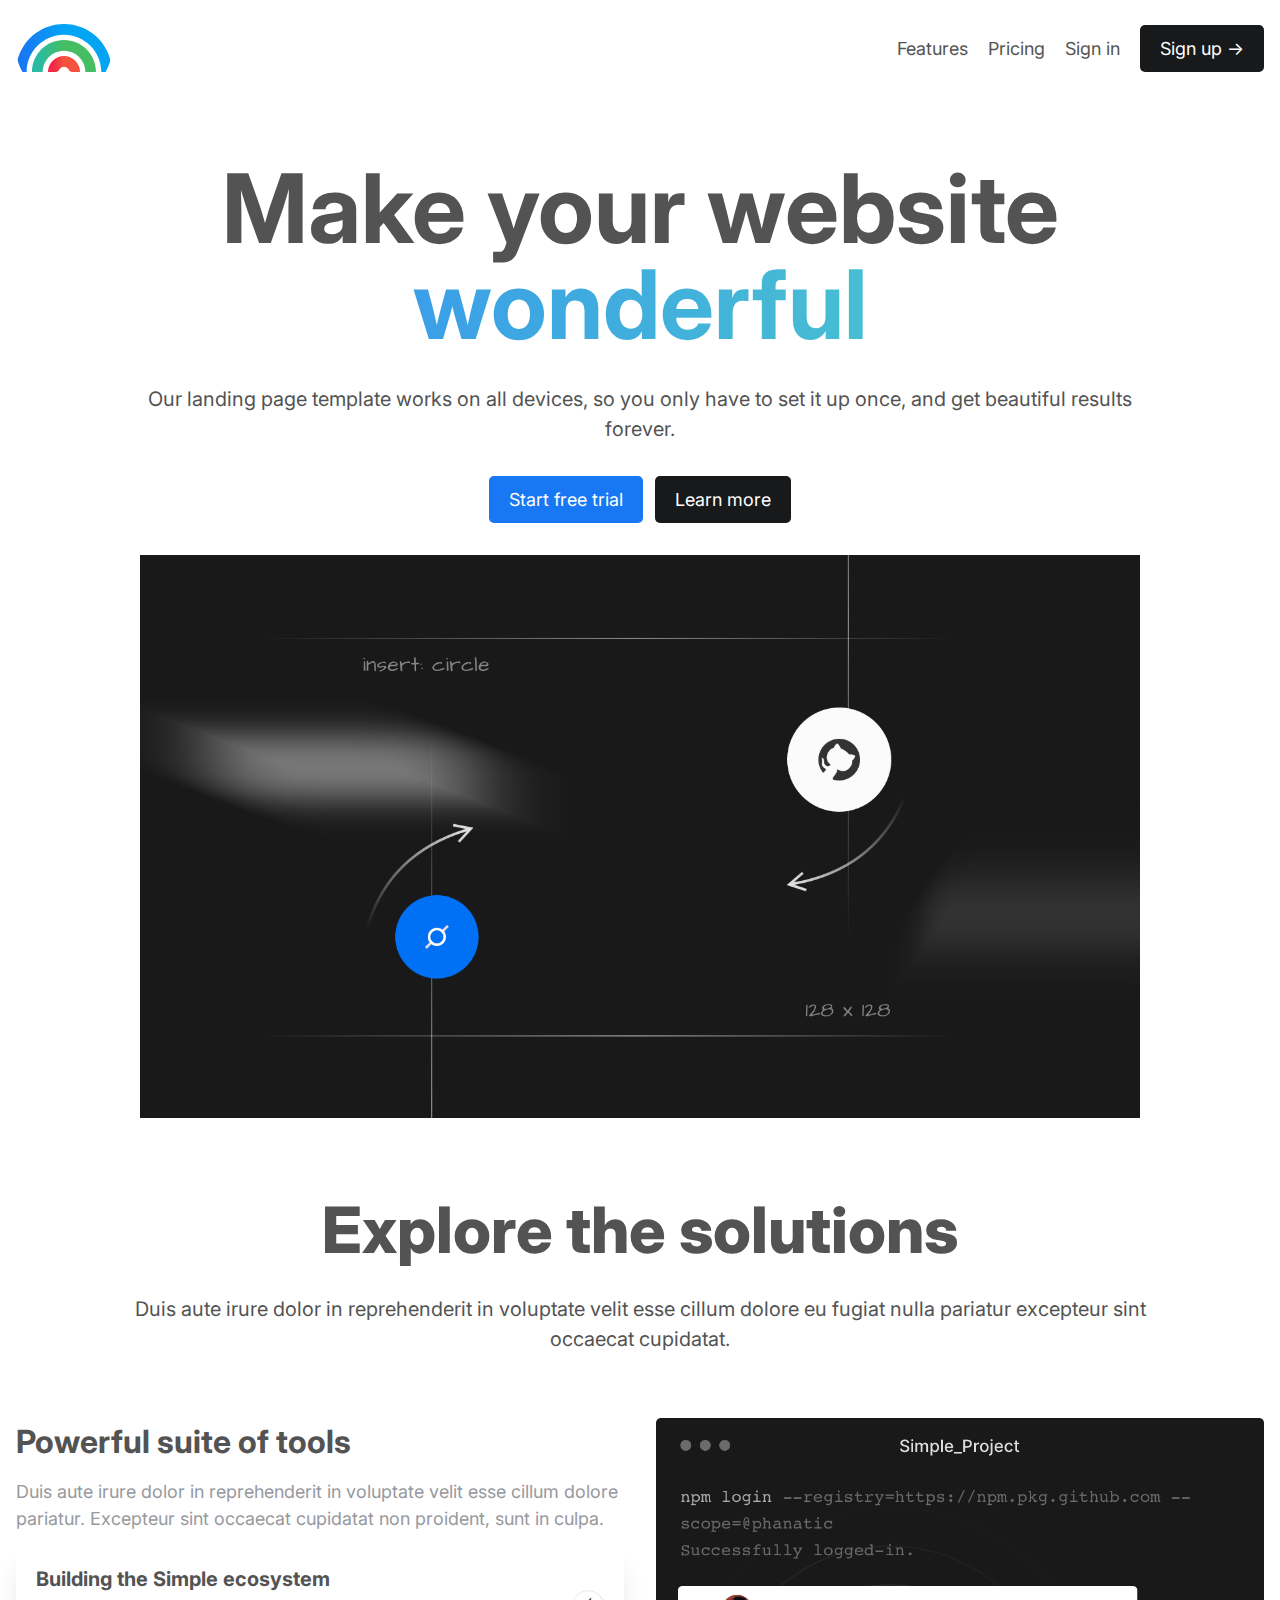
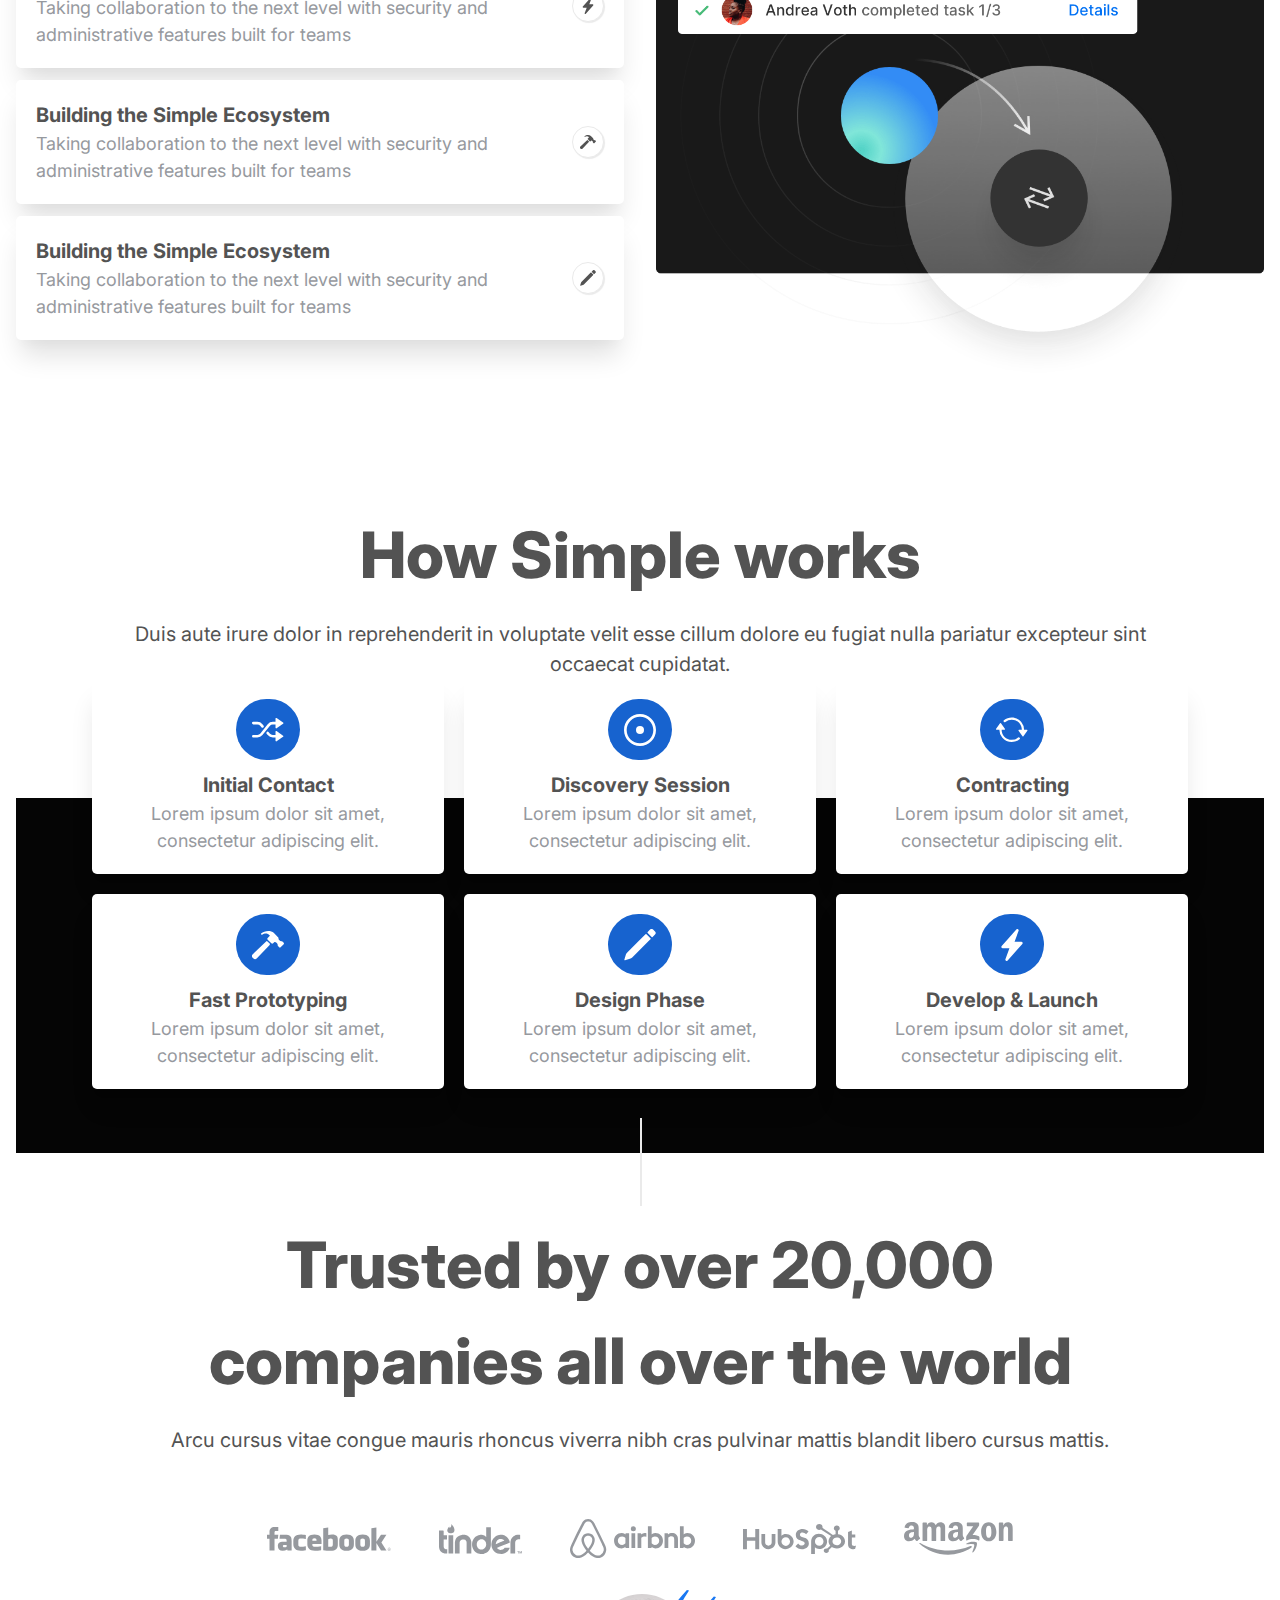
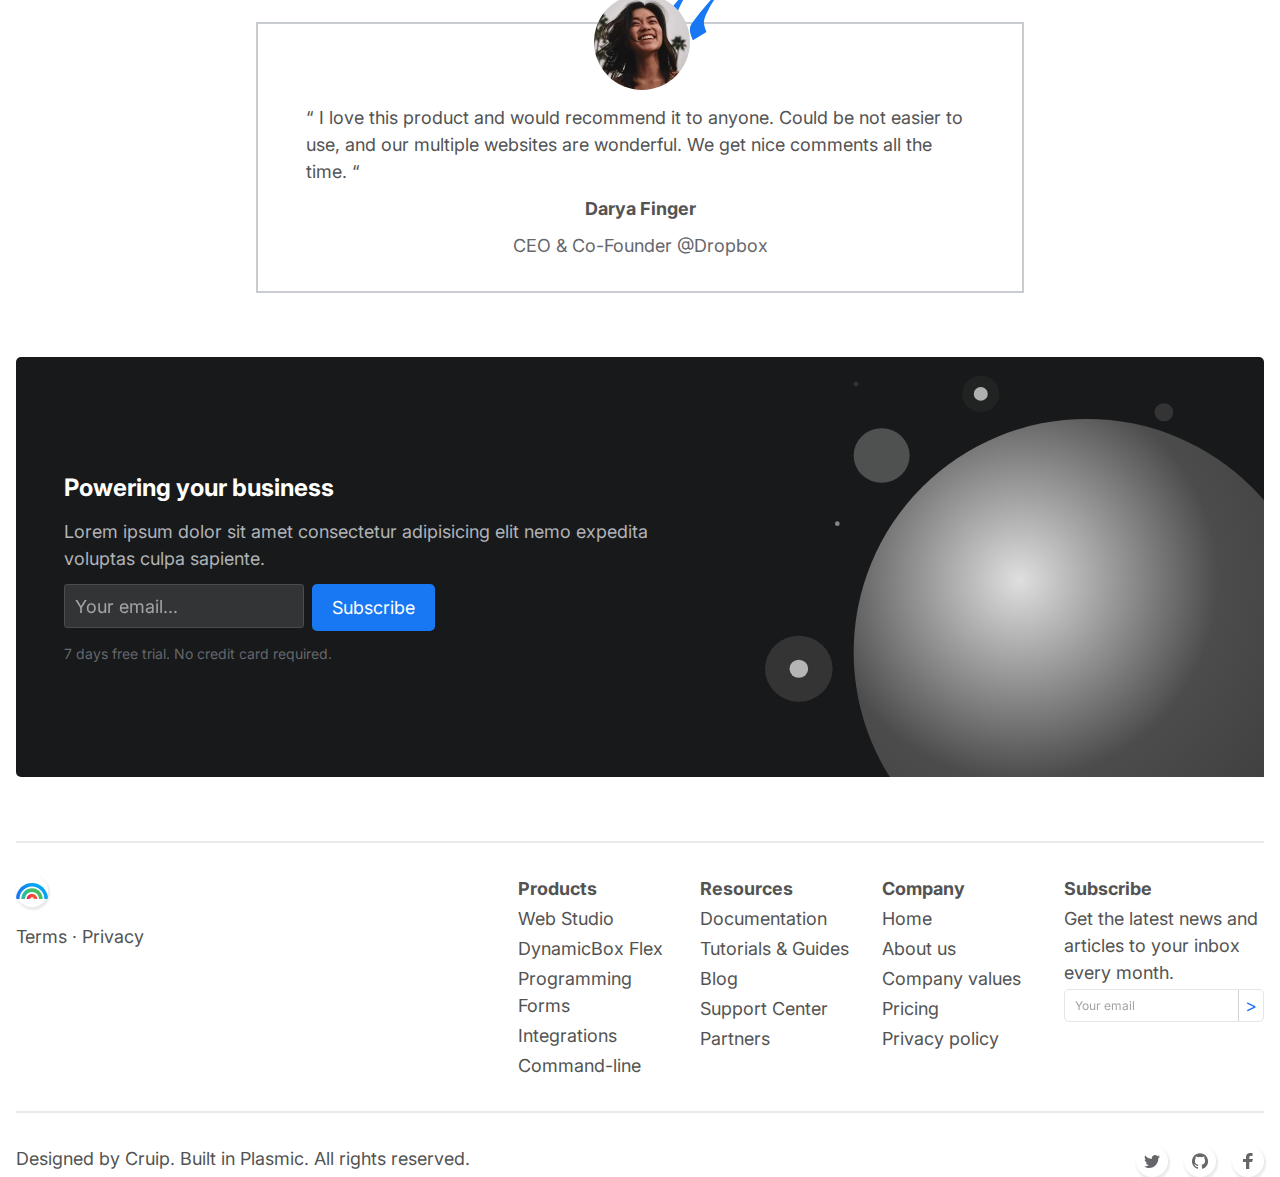
<file: index.html>
<!DOCTYPE html><html><head><meta charSet="utf-8"/><meta http-equiv="x-ua-compatible" content="ie=edge"/><meta name="viewport" content="width=device-width, initial-scale=1, shrink-to-fit=no"/><style data-href="/styles.91a72a6d317ba75fdd24.css" id="gatsby-global-css">@import url(https://fonts.googleapis.com/css2?family=Inter%3Aital%2Cwght%400%2C400%3B0%2C700%3B0%2C800&display=swap);.__wab_flex-container{display:flex;flex:1 1;align-self:stretch;width:100%;height:100%;pointer-events:none}.__wab_flex-container>*{pointer-events:auto}.__wab_slot{display:contents}.__wab_slot-string-wrapper{position:relative}.__wab_passthrough{display:contents}.plasmic__default_style-module--all--1UbrG{display:block;white-space:inherit;grid-row:auto;grid-column:auto;position:relative;background-size:100% 100%;background-repeat:no-repeat;box-shadow:none;box-sizing:border-box;-webkit-text-decoration-line:none;text-decoration-line:none;transition-property:all;transition-timing-function:ease;transition-delay:0s;transition-duration:0s;margin:0;border-width:0}.plasmic__default_style-module--img--3BDX8{display:inline-block}.plasmic__default_style-module--input--1PVjg{background:#fff}.plasmic__default_style-module--input--1PVjg,.plasmic__default_style-module--textarea--1cz8Q{padding:2px}.plasmic__default_style-module--button--3_B5-,.plasmic__default_style-module--input--1PVjg,.plasmic__default_style-module--textarea--1cz8Q{font-family:inherit;line-height:inherit;font-size:inherit;font-style:inherit;font-weight:inherit;color:inherit;text-transform:inherit;border:1px solid #d3d3d3}.plasmic__default_style-module--button--3_B5-{padding:2px 6px;background:none}.plasmic__default_style-module--code--1LHH8,.plasmic__default_style-module--pre--2aVdG{font-family:inherit;line-height:inherit}.plasmic__default_style-module--h1--2h2tI,.plasmic__default_style-module--h2--112cp,.plasmic__default_style-module--h3---Fie0,.plasmic__default_style-module--h4--1yYvn,.plasmic__default_style-module--h5--12U7O,.plasmic__default_style-module--h6--27iIr{font-size:inherit;font-weight:inherit}.plasmic__default_style-module--address--2aj4K{font-style:inherit}.plasmic__default_style-module--ol--3i5It,.plasmic__default_style-module--ul--3kAOj{list-style-type:none;padding:0}.plasmic__default_style-module--select--1O5j4{padding:2px 6px}.plasmic__default_style-module--li--6LkRE{list-style-type:none}.plasmic__default_style-module--plasmic_default__component_wrapper--3eZ8u{display:grid}.plasmic__default_style-module--__wab_text--2GF2O{display:inline-block}.plasmic__default_style-module--plasmic_page_wrapper--vaaM6{display:flex;width:100%;min-height:100vh;align-items:stretch;align-self:start}.plasmic__default_style-module--plasmic_page_wrapper--vaaM6>*{height:auto!important}.plasmic_copy_of_simple_light_landing_page-module--root_reset--8rH9E{font-family:Inter;font-size:18px;font-weight:400;font-style:normal;color:#535353;text-align:left;text-transform:none;line-height:1.5;letter-spacing:normal;white-space:pre-wrap}.PlasmicAvatar-module--root--2m3Dq{display:flex;width:96px;height:96px;position:relative;overflow:hidden;border-radius:48px}.PlasmicAvatar-module--img--6iNrk{position:relative;-o-object-fit:cover;object-fit:cover;width:100%;height:100%;min-width:0;min-height:0}.PlasmicLinkButton-module--root--3bn2I{display:inline-flex;width:auto;height:auto;position:relative;border-radius:5px;padding:10px 20px}.PlasmicLinkButton-module--root__type_solidBlue--3c0aR{background:#1877f2}.PlasmicLinkButton-module--root__type_solidBlack--3VAo8{background:#18191a}.PlasmicLinkButton-module--root__type_outlineBlue--1z7SG{border:1px solid #1877f2}.PlasmicLinkButton-module--root__type_small--3LC1w{padding:0}.PlasmicLinkButton-module--root__type_solidBlue--3c0aR:hover{background:#1763cf}.PlasmicLinkButton-module--root__type_solidBlack--3VAo8:hover{background:#323436}.PlasmicLinkButton-module--slotText__type_solidBlack--tDepA,.PlasmicLinkButton-module--slotText__type_solidBlue--1C_0R{color:#fff}.PlasmicLinkButton-module--slotText__type_outlineBlue--1Nf3x{color:#1877f2}.PlasmicHeader-module--root--1OKil{display:flex;width:100%;height:auto;position:relative;justify-content:space-between;min-width:0}.PlasmicHeader-module--avatar--3XP1x.__wab_instance{position:relative;flex-shrink:0}.PlasmicHeader-module--svg--2Jk06{position:relative;-o-object-fit:cover;object-fit:cover;width:100%;height:100%;min-width:0;min-height:0}.PlasmicHeader-module--box--3d_am{display:inline-flex;position:relative;flex-direction:row;width:auto}.PlasmicHeader-module--box--3d_am>.__wab_flex-container{flex-direction:row;align-items:center;justify-content:flex-start;margin-left:-20px;width:calc(100% + 20px)}.PlasmicHeader-module--box--3d_am>.__wab_flex-container>*,.PlasmicHeader-module--box--3d_am>.__wab_flex-container>.__wab_slot>*{margin-left:20px}@media (min-width:0px) and (max-width:768px){.PlasmicHeader-module--box--3d_am>.__wab_flex-container{margin-left:-16px;width:calc(100% + 16px);margin-top:0;height:100%}}@media (min-width:0px) and (max-width:768px){.PlasmicHeader-module--box--3d_am>.__wab_flex-container>*,.PlasmicHeader-module--box--3d_am>.__wab_flex-container>.__wab_slot>*{margin-left:16px;margin-top:0}}.PlasmicHeader-module--linkButton__nbgu0--2HfEi.__wab_instance,.PlasmicHeader-module--linkButton__nyrQo--3NQT3.__wab_instance,.PlasmicHeader-module--linkButton__xtEre--2Bl1x.__wab_instance,.PlasmicHeader-module--linkButton__ycK7V--g20eY.__wab_instance{position:relative}.PlasmicTopSection-module--root--38D0H{height:auto}.PlasmicTopSection-module--box__qpXjf--2Boca,.PlasmicTopSection-module--root--38D0H{display:flex;width:100%;position:relative;flex-direction:column;min-width:0}.PlasmicTopSection-module--box__qpXjf--2Boca>.__wab_flex-container{flex-direction:column;align-items:center;justify-content:flex-start;margin-top:-32px;height:calc(100% + 32px)}.PlasmicTopSection-module--box__qpXjf--2Boca>.__wab_flex-container>*,.PlasmicTopSection-module--box__qpXjf--2Boca>.__wab_flex-container>.__wab_slot>*{margin-top:32px}.PlasmicTopSection-module--box__fg4Vi--2d0Z3{display:flex;position:relative;flex-direction:column;width:100%;max-width:1000px;min-width:0}.PlasmicTopSection-module--box__fg4Vi--2d0Z3>.__wab_flex-container{flex-direction:column;align-items:stretch;justify-content:flex-start;margin-top:-32px;height:calc(100% + 32px)}.PlasmicTopSection-module--box__fg4Vi--2d0Z3>.__wab_flex-container>*,.PlasmicTopSection-module--box__fg4Vi--2d0Z3>.__wab_flex-container>.__wab_slot>*{margin-top:32px}.PlasmicTopSection-module--box__hkoz2--3BC76{display:flex;position:relative;flex-direction:column;align-items:stretch;justify-content:flex-start}.PlasmicTopSection-module--box__sHrG9--2t1RI{font-size:96px;font-weight:700;text-align:center;line-height:1}@media (min-width:0px) and (max-width:768px){.PlasmicTopSection-module--box__sHrG9--2t1RI{font-size:48px}}.PlasmicTopSection-module--box___9ZxMj--p5Y0f{font-size:96px;font-weight:700;text-align:center;line-height:1;color:rgba(51,140,245,0);background:linear-gradient(90deg,#338cf5,#4fd1c5) 0 0/100% 100%;background-clip:text;-webkit-background-clip:text}@media (min-width:0px) and (max-width:768px){.PlasmicTopSection-module--box___9ZxMj--p5Y0f{font-size:48px}}.PlasmicTopSection-module--box___5Er3I--2w3UC{position:relative;font-size:20px;text-align:center}@media (min-width:0px) and (max-width:768px){.PlasmicTopSection-module--box___5Er3I--2w3UC{font-size:24px}}.PlasmicTopSection-module--box__hk7Y3--1TTdc{display:flex;position:relative;flex-direction:row}.PlasmicTopSection-module--box__hk7Y3--1TTdc>.__wab_flex-container{flex-direction:row;align-items:stretch;justify-content:flex-start;margin-left:-12px;width:calc(100% + 12px)}.PlasmicTopSection-module--box__hk7Y3--1TTdc>.__wab_flex-container>*,.PlasmicTopSection-module--box__hk7Y3--1TTdc>.__wab_flex-container>.__wab_slot>*{margin-left:12px}.PlasmicTopSection-module--linkButton__b5KBb--5cvmY.__wab_instance,.PlasmicTopSection-module--linkButton__xl5JA--K1hzN.__wab_instance{position:relative}.PlasmicTopSection-module--box__yJjAw--3dr51{display:flex;position:relative;flex-direction:column;align-items:center;justify-content:flex-start;width:100%;max-width:1000px;min-width:0}.PlasmicTopSection-module--img--2pnbt{position:relative;-o-object-fit:cover;object-fit:cover;width:100%;height:100%;min-width:0;min-height:0}.PlasmicSection-module--root--3_uoU{display:flex;width:100%;height:auto;position:relative;flex-direction:column;max-width:1024px;min-width:0}.PlasmicSection-module--root--3_uoU>.__wab_flex-container{flex-direction:column;justify-content:center;align-items:center;margin-top:-16px;height:calc(100% + 16px)}.PlasmicSection-module--root--3_uoU>.__wab_flex-container>*,.PlasmicSection-module--root--3_uoU>.__wab_flex-container>.__wab_slot>*{margin-top:16px}.PlasmicSection-module--slotTitle--2fV7o{font-size:64px;font-weight:800;text-align:center}@media (min-width:0px) and (max-width:768px){.PlasmicSection-module--slotTitle--2fV7o{font-size:48px}}.PlasmicSection-module--slotSubtitle--1tM0N{font-size:20px;text-align:center}@media (min-width:0px) and (max-width:768px){.PlasmicSection-module--slotSubtitle--1tM0N{font-size:24px}}.PlasmicFeatureCard-module--root--2QisE{display:flex;width:352px;height:195px;position:relative;flex-direction:column;box-shadow:0 20px 25px -5px rgba(0,0,0,.12),0 10px 10px -5px rgba(0,0,0,.02);border-radius:5px;padding:20px;background:#fff}.PlasmicFeatureCard-module--root--2QisE>.__wab_flex-container{flex-direction:column;justify-content:center;align-items:center;margin-top:-10px;height:calc(100% + 10px)}.PlasmicFeatureCard-module--root--2QisE>.__wab_flex-container>*,.PlasmicFeatureCard-module--root--2QisE>.__wab_flex-container>.__wab_slot>*{margin-top:10px}.PlasmicFeatureCard-module--root__long--p5eJm{height:auto;width:100%;display:flex;flex-direction:row;min-width:0}.PlasmicFeatureCard-module--root__long--p5eJm>.__wab_flex-container{flex-direction:row;justify-content:space-between;margin-left:-10px;width:calc(100% + 10px);margin-top:0;height:100%}.PlasmicFeatureCard-module--root__long--p5eJm>.__wab_flex-container>*,.PlasmicFeatureCard-module--root__long--p5eJm>.__wab_flex-container>.__wab_slot>*{margin-left:10px;margin-top:0}.PlasmicFeatureCard-module--box___5Iq7N--J4DzZ{display:flex;position:relative;flex-direction:row;align-items:center;justify-content:center;overflow:hidden;border-radius:32px}.PlasmicFeatureCard-module--box__trvzd--2zhP_{display:flex;position:relative;flex-direction:row;align-items:center;justify-content:center;width:64px;height:64px;flex-shrink:0;background:#1763cf}.PlasmicFeatureCard-module--svg__vgO0--3zxwj{position:relative;-o-object-fit:cover;object-fit:cover;width:48px;height:48px;flex-shrink:0}.PlasmicFeatureCard-module--box__y0DZq--2HJun{display:flex;position:relative;flex-direction:column;align-items:stretch;justify-content:flex-start}.PlasmicFeatureCard-module--box__long__y0DZq2Q697--Xwdww{align-items:flex-start}.PlasmicFeatureCard-module--slotTitle--3-A-s{font-size:20px;font-weight:700;text-align:center}.PlasmicFeatureCard-module--slotDescription--3E0bF{color:#96999e;text-align:center}.PlasmicFeatureCard-module--slotDescription__long--207s-{text-align:left}.PlasmicFeatureCard-module--box__wsZh--q8N3r{display:flex;position:relative;flex-direction:column;align-items:stretch;justify-content:flex-start}.PlasmicFeatureCard-module--box__long__wsZh2Q697--8uY-Y{width:32px;height:32px;overflow:hidden;justify-content:center;align-items:center;box-shadow:1px 1px 1px 0 #eaeaea;flex-shrink:0;border-radius:16px;background:#fff;border:1px solid #eaeaea}.PlasmicFeatureCard-module--svg___1U6Lz--CcwRq{width:16px;height:16px;position:relative;-o-object-fit:cover;object-fit:cover;flex-shrink:0}.PlasmicTestimonial-module--root--3uYDD{display:flex;position:relative;flex-direction:column;align-items:stretch;justify-content:flex-start}.PlasmicTestimonial-module--avatar--KL0hX.__wab_instance{position:absolute;left:44.01%;top:-28px;z-index:2;flex-shrink:0}.PlasmicTestimonial-module--img--1dGL8{position:relative;-o-object-fit:cover;object-fit:cover;width:100%;height:100%;min-width:0;min-height:0}.PlasmicTestimonial-module--svg--3OBb0{position:absolute;-o-object-fit:cover;object-fit:cover;width:64px;height:64px;left:52%;top:-40px;color:#1877f2;z-index:1;flex-shrink:0}.PlasmicTestimonial-module--box___15AEe--1oUlR{display:flex;width:100%;height:auto;max-width:768px;flex-direction:column;min-width:0;padding:80px 48px 32px;border:2px solid #c9ccd1}.PlasmicTestimonial-module--box___15AEe--1oUlR>.__wab_flex-container{flex-direction:column;align-items:center;justify-content:center;margin-top:-10px;height:calc(100% + 10px)}.PlasmicTestimonial-module--box___15AEe--1oUlR>.__wab_flex-container>*,.PlasmicTestimonial-module--box___15AEe--1oUlR>.__wab_flex-container>.__wab_slot>*{margin-top:10px}.PlasmicTestimonial-module--box__h7GvY--2sTme{position:relative}.PlasmicTestimonial-module--box___8N2K--Wxa24{position:relative;font-weight:700}.PlasmicTestimonial-module--box__p4LSf--3DYLt{position:relative;color:#65676b}.PlasmicHomeCta-module--root--zSPO0{display:flex;width:100%;height:auto;position:relative;justify-content:space-between;max-height:420px;min-width:0;border-radius:5px;background:#18191a}.PlasmicHomeCta-module--box__e8TyT--5DzUF{display:flex;position:relative;flex-direction:column;width:60%;padding:32px 48px}.PlasmicHomeCta-module--box__e8TyT--5DzUF>.__wab_flex-container{flex-direction:column;align-items:stretch;justify-content:center;margin-top:-12px;height:calc(100% + 12px)}.PlasmicHomeCta-module--box__e8TyT--5DzUF>.__wab_flex-container>*,.PlasmicHomeCta-module--box__e8TyT--5DzUF>.__wab_flex-container>.__wab_slot>*{margin-top:12px}@media (min-width:0px) and (max-width:768px){.PlasmicHomeCta-module--box__e8TyT--5DzUF{width:100%;min-width:0}}.PlasmicHomeCta-module--box___8Psyn--3a1fn{position:relative;color:#fff;font-size:24px;font-weight:700}.PlasmicHomeCta-module--box__peZmI--3pPny{position:relative;color:#b0b3b8}.PlasmicHomeCta-module--box___5O7Qk--2ou36{display:flex;position:relative;flex-direction:row}.PlasmicHomeCta-module--box___5O7Qk--2ou36>.__wab_flex-container{flex-direction:row;align-items:stretch;justify-content:flex-start;margin-left:-8px;width:calc(100% + 8px)}.PlasmicHomeCta-module--box___5O7Qk--2ou36>.__wab_flex-container>*,.PlasmicHomeCta-module--box___5O7Qk--2ou36>.__wab_flex-container>.__wab_slot>*{margin-left:8px}@media (min-width:0px) and (max-width:768px){.PlasmicHomeCta-module--box___5O7Qk--2ou36{display:flex;flex-direction:column}}@media (min-width:0px) and (max-width:768px){.PlasmicHomeCta-module--box___5O7Qk--2ou36>.__wab_flex-container{flex-direction:column;align-items:flex-start;margin-left:0;width:100%;margin-top:-8px;height:calc(100% + 8px)}}@media (min-width:0px) and (max-width:768px){.PlasmicHomeCta-module--box___5O7Qk--2ou36>.__wab_flex-container>*,.PlasmicHomeCta-module--box___5O7Qk--2ou36>.__wab_flex-container>.__wab_slot>*{margin-left:0;margin-top:8px}}.PlasmicHomeCta-module--textbox--tqgA-{position:relative;width:240px;color:#fff;padding-left:10px;padding-right:10px;height:44px;flex-shrink:0;border-radius:3px;background:#323436;border:1px solid #4a4c4f}@media (min-width:0px) and (max-width:768px){.PlasmicHomeCta-module--textbox--tqgA-{width:100%;min-width:0}}.PlasmicHomeCta-module--linkButton--RyKKl.__wab_instance{position:relative}.PlasmicHomeCta-module--box__qTv5I--3Ilh8{position:relative;color:#65676b;font-size:14px}.PlasmicHomeCta-module--box__xvegX--222er{display:flex;position:relative;flex-direction:column;align-items:stretch;justify-content:flex-start;width:40%}.PlasmicHomeCta-module--svg--18rOK{position:relative;-o-object-fit:cover;object-fit:cover;width:100%;height:100%;min-width:0;min-height:0}.PlasmicIconLink-module--root--2D3Tq{display:flex;width:32px;height:32px;position:relative}.PlasmicIconLink-module--box--3OLIp{display:flex;position:relative;flex-direction:row;align-items:center;justify-content:center;width:100%;height:100%;box-shadow:1px 2px 2px 1px #eaeaea;min-width:0;min-height:0;border-radius:16px;background:#fff}.PlasmicIconLink-module--slotIcon--yaEm8{color:#18191a}.PlasmicIconLink-module--svg--3YnZ9{position:relative;-o-object-fit:cover;object-fit:cover;color:#65676b;width:32px;height:32px;flex-shrink:0}.PlasmicFooter-module--root--2CerS{display:flex;width:100%;height:auto;position:relative;flex-direction:column;min-width:0}.PlasmicFooter-module--root--2CerS>.__wab_flex-container{flex-direction:column;margin-top:-32px;height:calc(100% + 32px)}.PlasmicFooter-module--root--2CerS>.__wab_flex-container>*,.PlasmicFooter-module--root--2CerS>.__wab_flex-container>.__wab_slot>*{margin-top:32px}.PlasmicFooter-module--box__qf2IX--kGx35{display:block;position:relative;width:100%;height:1px;min-width:0;flex-shrink:0;border:1px solid #eaeaea}.PlasmicFooter-module--box__m8Knj--1r6xq{display:flex;position:relative;flex-direction:row;left:auto;top:auto;width:100%;height:auto;min-width:0}.PlasmicFooter-module--box__m8Knj--1r6xq>.__wab_flex-container{flex-direction:row;align-items:stretch;justify-content:space-between;margin-left:-20px;width:calc(100% + 20px)}.PlasmicFooter-module--box__m8Knj--1r6xq>.__wab_flex-container>*,.PlasmicFooter-module--box__m8Knj--1r6xq>.__wab_flex-container>.__wab_slot>*{margin-left:20px}@media (min-width:0px) and (max-width:768px){.PlasmicFooter-module--box__m8Knj--1r6xq{display:flex;flex-direction:column}}@media (min-width:0px) and (max-width:768px){.PlasmicFooter-module--box__m8Knj--1r6xq>.__wab_flex-container{flex-direction:column;margin-left:0;width:100%;margin-top:-32px;height:calc(100% + 32px)}}@media (min-width:0px) and (max-width:768px){.PlasmicFooter-module--box__m8Knj--1r6xq>.__wab_flex-container>*,.PlasmicFooter-module--box__m8Knj--1r6xq>.__wab_flex-container>.__wab_slot>*{margin-left:0;margin-top:32px}}.PlasmicFooter-module--box___0McAt--3htCD{display:flex;position:relative;flex-direction:column;width:128px;flex-shrink:0}.PlasmicFooter-module--box___0McAt--3htCD>.__wab_flex-container{flex-direction:column;align-items:stretch;justify-content:flex-start;margin-top:-16px;height:calc(100% + 16px)}.PlasmicFooter-module--box___0McAt--3htCD>.__wab_flex-container>*,.PlasmicFooter-module--box___0McAt--3htCD>.__wab_flex-container>.__wab_slot>*{margin-top:16px}.PlasmicFooter-module--iconLink__iYPeK--3mLbQ.__wab_instance{position:relative;flex-shrink:0}.PlasmicFooter-module--svg___5JYnN--1H6iZ{position:relative;-o-object-fit:cover;object-fit:cover;color:#65676b;width:32px;height:32px}.PlasmicFooter-module--box__d5KFk--32rFx{display:flex;position:relative;flex-direction:row;align-items:stretch;justify-content:flex-start}.PlasmicFooter-module--link__bozh1--2SVOQ{color:#535353}.PlasmicFooter-module--root--2CerS .PlasmicFooter-module--link__bozh1--2SVOQ:hover{-webkit-text-decoration-line:underline;text-decoration-line:underline;color:#050505}.PlasmicFooter-module--box__hjTcn--G2SHB{position:relative}.PlasmicFooter-module--link__u9Q3Q--2mFsl{position:relative;color:#535353}.PlasmicFooter-module--root--2CerS .PlasmicFooter-module--link__u9Q3Q--2mFsl:hover{-webkit-text-decoration-line:underline;text-decoration-line:underline;color:#050505}.PlasmicFooter-module--box__mb30Z--39eH7{display:flex;position:relative;flex-direction:row}.PlasmicFooter-module--box__mb30Z--39eH7>.__wab_flex-container{flex-direction:row;align-items:stretch;justify-content:flex-end;margin-left:-32px;width:calc(100% + 32px)}.PlasmicFooter-module--box__mb30Z--39eH7>.__wab_flex-container>*,.PlasmicFooter-module--box__mb30Z--39eH7>.__wab_flex-container>.__wab_slot>*{margin-left:32px}@media (min-width:0px) and (max-width:768px){.PlasmicFooter-module--box__mb30Z--39eH7{display:flex;flex-direction:column}}@media (min-width:0px) and (max-width:768px){.PlasmicFooter-module--box__mb30Z--39eH7>.__wab_flex-container{flex-direction:column;margin-left:0;width:100%;margin-top:-32px;height:calc(100% + 32px)}}@media (min-width:0px) and (max-width:768px){.PlasmicFooter-module--box__mb30Z--39eH7>.__wab_flex-container>*,.PlasmicFooter-module--box__mb30Z--39eH7>.__wab_flex-container>.__wab_slot>*{margin-left:0;margin-top:32px}}.PlasmicFooter-module--box__zNfzB--xd5-u{display:flex;position:relative;flex-direction:column;width:150px;flex-shrink:0}.PlasmicFooter-module--box__zNfzB--xd5-u>.__wab_flex-container{flex-direction:column;align-items:stretch;justify-content:flex-start;margin-top:-3px;height:calc(100% + 3px)}.PlasmicFooter-module--box__zNfzB--xd5-u>.__wab_flex-container>*,.PlasmicFooter-module--box__zNfzB--xd5-u>.__wab_flex-container>.__wab_slot>*{margin-top:3px}.PlasmicFooter-module--box___1Qd9--2A9Vb{position:relative;font-weight:700}.PlasmicFooter-module--link___3VNYs--4OttK{position:relative;color:#535353}.PlasmicFooter-module--root--2CerS .PlasmicFooter-module--link___3VNYs--4OttK:hover{color:#050505}.PlasmicFooter-module--link__lvKHj--ta0iS{position:relative;color:#535353}.PlasmicFooter-module--root--2CerS .PlasmicFooter-module--link__lvKHj--ta0iS:hover{color:#050505}.PlasmicFooter-module--link__crm5W--3DgKm{position:relative;color:#535353}.PlasmicFooter-module--root--2CerS .PlasmicFooter-module--link__crm5W--3DgKm:hover{color:#050505}.PlasmicFooter-module--link__hIlW--34BNN{position:relative;color:#535353}.PlasmicFooter-module--root--2CerS .PlasmicFooter-module--link__hIlW--34BNN:hover{color:#050505}.PlasmicFooter-module--link___6Lvu2--1BzhH{position:relative;color:#535353}.PlasmicFooter-module--root--2CerS .PlasmicFooter-module--link___6Lvu2--1BzhH:hover{color:#050505}.PlasmicFooter-module--box__wVbku--20k-P{display:flex;position:relative;flex-direction:column;width:150px;flex-shrink:0}.PlasmicFooter-module--box__wVbku--20k-P>.__wab_flex-container{flex-direction:column;align-items:stretch;justify-content:flex-start;margin-top:-3px;height:calc(100% + 3px)}.PlasmicFooter-module--box__wVbku--20k-P>.__wab_flex-container>*,.PlasmicFooter-module--box__wVbku--20k-P>.__wab_flex-container>.__wab_slot>*{margin-top:3px}.PlasmicFooter-module--box__pTaM--170KI{position:relative;font-weight:700}.PlasmicFooter-module--link__j79T5--17F7g{position:relative;color:#535353}.PlasmicFooter-module--root--2CerS .PlasmicFooter-module--link__j79T5--17F7g:hover{color:#050505}.PlasmicFooter-module--link__rCi--iOX7k{position:relative;color:#535353}.PlasmicFooter-module--root--2CerS .PlasmicFooter-module--link__rCi--iOX7k:hover{color:#050505}.PlasmicFooter-module--link__qhdz--3EPoh{position:relative;color:#535353}.PlasmicFooter-module--root--2CerS .PlasmicFooter-module--link__qhdz--3EPoh:hover{color:#050505}.PlasmicFooter-module--link__cybwQ--2OZvQ{position:relative;color:#535353}.PlasmicFooter-module--root--2CerS .PlasmicFooter-module--link__cybwQ--2OZvQ:hover{color:#050505}.PlasmicFooter-module--link__gG9Zl--2wSUI{position:relative;color:#535353}.PlasmicFooter-module--root--2CerS .PlasmicFooter-module--link__gG9Zl--2wSUI:hover{color:#050505}.PlasmicFooter-module--box__zaIr1--MVcaY{display:flex;flex-direction:column;width:150px;flex-shrink:0}.PlasmicFooter-module--box__zaIr1--MVcaY>.__wab_flex-container{flex-direction:column;align-items:stretch;justify-content:flex-start;margin-top:-3px;height:calc(100% + 3px)}.PlasmicFooter-module--box__zaIr1--MVcaY>.__wab_flex-container>*,.PlasmicFooter-module--box__zaIr1--MVcaY>.__wab_flex-container>.__wab_slot>*{margin-top:3px}.PlasmicFooter-module--box__j2Ga0--1LEL_{position:relative;font-weight:700}.PlasmicFooter-module--link__nnUZi--qGTCJ{position:relative;color:#535353}.PlasmicFooter-module--root--2CerS .PlasmicFooter-module--link__nnUZi--qGTCJ:hover{color:#050505}.PlasmicFooter-module--link__saBmn--1gsIb{position:relative;color:#535353}.PlasmicFooter-module--root--2CerS .PlasmicFooter-module--link__saBmn--1gsIb:hover{color:#050505}.PlasmicFooter-module--link__zmNmF--3qOhB{position:relative;color:#535353}.PlasmicFooter-module--root--2CerS .PlasmicFooter-module--link__zmNmF--3qOhB:hover{color:#050505}.PlasmicFooter-module--link__hcxKx--21gp6{position:relative;color:#535353}.PlasmicFooter-module--root--2CerS .PlasmicFooter-module--link__hcxKx--21gp6:hover{color:#050505}.PlasmicFooter-module--link__wkIT--vJsD3{position:relative;color:#535353}.PlasmicFooter-module--root--2CerS .PlasmicFooter-module--link__wkIT--vJsD3:hover{color:#050505}.PlasmicFooter-module--box__ds40V--3J0Hx{display:flex;position:relative;flex-direction:column;width:200px;flex-shrink:0}.PlasmicFooter-module--box__ds40V--3J0Hx>.__wab_flex-container{flex-direction:column;align-items:stretch;justify-content:flex-start;margin-top:-3px;height:calc(100% + 3px)}.PlasmicFooter-module--box__ds40V--3J0Hx>.__wab_flex-container>*,.PlasmicFooter-module--box__ds40V--3J0Hx>.__wab_flex-container>.__wab_slot>*{margin-top:3px}.PlasmicFooter-module--box__usVt--3L5xb{position:relative;font-weight:700}.PlasmicFooter-module--box__fm8L--2VJ4k{position:relative}.PlasmicFooter-module--box__m3Qyv--3o4HR{display:flex;position:relative;flex-direction:row;align-items:center;justify-content:center;width:100%;min-width:0;border-radius:5px;border:1px solid #e4e6eb}.PlasmicFooter-module--textbox--3fcmB{position:relative;width:100%;padding-left:10px;padding-right:10px;font-size:12px;min-width:0;border-width:0}.PlasmicFooter-module--button--1GopZ{position:relative;color:#1877f2;border-width:0 0 0 1px;border-left-style:solid}.PlasmicFooter-module--box__eiVkT--2fYeb{display:block;position:relative;width:100%;height:1px;min-width:0;flex-shrink:0;border:1px solid #eaeaea}.PlasmicFooter-module--box__d4Dou--2XHix{display:flex;position:relative;flex-direction:row;align-items:stretch;justify-content:space-between;left:auto;top:auto;width:100%;height:auto;min-width:0}@media (min-width:0px) and (max-width:768px){.PlasmicFooter-module--box__d4Dou--2XHix{display:flex;flex-direction:column}}@media (min-width:0px) and (max-width:768px){.PlasmicFooter-module--box__d4Dou--2XHix>.__wab_flex-container{flex-direction:column;margin-left:0;width:100%;margin-top:-8px;height:calc(100% + 8px)}}@media (min-width:0px) and (max-width:768px){.PlasmicFooter-module--box__d4Dou--2XHix>.__wab_flex-container>*,.PlasmicFooter-module--box__d4Dou--2XHix>.__wab_flex-container>.__wab_slot>*{margin-left:0;margin-top:8px}}.PlasmicFooter-module--box___59KDo--2fU2d{display:flex;position:relative;flex-direction:row;align-items:stretch;justify-content:flex-start}.PlasmicFooter-module--link__lBc1--1IWOY{position:relative;color:#535353;height:auto}.PlasmicFooter-module--root--2CerS .PlasmicFooter-module--link__lBc1--1IWOY:hover{-webkit-text-decoration-line:underline;text-decoration-line:underline}.PlasmicFooter-module--link___8OgFh--1FhMe{position:relative;color:#535353}.PlasmicFooter-module--root--2CerS .PlasmicFooter-module--link___8OgFh--1FhMe:hover{-webkit-text-decoration-line:underline;text-decoration-line:underline}.PlasmicFooter-module--box__kyHnQ--HUjBv{position:relative;height:auto;width:auto;display:inline-block}.PlasmicFooter-module--box__zVMrK--2f3cR{display:flex;position:relative;flex-direction:row}.PlasmicFooter-module--box__zVMrK--2f3cR>.__wab_flex-container{flex-direction:row;align-items:stretch;justify-content:flex-start;margin-left:-16px;width:calc(100% + 16px)}.PlasmicFooter-module--box__zVMrK--2f3cR>.__wab_flex-container>*,.PlasmicFooter-module--box__zVMrK--2f3cR>.__wab_flex-container>.__wab_slot>*{margin-left:16px}.PlasmicFooter-module--iconLink__sst7W--pxLnN.__wab_instance{position:relative;flex-shrink:0}.PlasmicFooter-module--svg__cC0C--1Z917{position:relative;-o-object-fit:cover;object-fit:cover;color:#65676b;width:32px;height:32px}.PlasmicFooter-module--root--2CerS .PlasmicFooter-module--svg__cC0C--1Z917:hover{color:#18191a}.PlasmicFooter-module--iconLink__olvlj--1neZ-.__wab_instance{position:relative;flex-shrink:0}.PlasmicFooter-module--svg___02WNu--3cfca{position:relative;-o-object-fit:cover;object-fit:cover;color:#65676b;width:32px;height:32px}.PlasmicFooter-module--root--2CerS .PlasmicFooter-module--svg___02WNu--3cfca:hover{color:#18191a}.PlasmicFooter-module--iconLink___1PZ0L--2Y_iG.__wab_instance{position:relative;flex-shrink:0}.PlasmicFooter-module--svg___2Ot7N--3ipRf{position:relative;-o-object-fit:cover;object-fit:cover;color:#65676b;width:32px;height:32px}.PlasmicFooter-module--root--2CerS .PlasmicFooter-module--svg___2Ot7N--3ipRf:hover{color:#18191a}.PlasmicHome-module--root--wZZnb{display:flex;position:relative;flex-direction:column;align-items:center;justify-content:flex-start;width:100%;height:100%;padding-right:16px;padding-left:16px;min-width:0;min-height:0}@media (min-width:0px) and (max-width:768px){.PlasmicHome-module--root--wZZnb{width:100%;height:100%;min-width:0;min-height:0}}.PlasmicHome-module--box__abgwu--22GaB{display:flex;width:100%;height:auto;flex-direction:column;max-width:1600px;min-width:0}.PlasmicHome-module--box__abgwu--22GaB>.__wab_flex-container{flex-direction:column;justify-content:flex-start;align-items:center;margin-top:-64px;height:calc(100% + 64px)}.PlasmicHome-module--box__abgwu--22GaB>.__wab_flex-container>*,.PlasmicHome-module--box__abgwu--22GaB>.__wab_flex-container>.__wab_slot>*{margin-top:64px}.PlasmicHome-module--header--APV6c.__wab_instance,.PlasmicHome-module--section__kdQCi--1AUmj.__wab_instance,.PlasmicHome-module--topSection--1Wqt1.__wab_instance{position:relative}.PlasmicHome-module--box__apiHy--3o-x7{display:flex;position:relative;flex-direction:row;width:100%;min-width:0}.PlasmicHome-module--box__apiHy--3o-x7>.__wab_flex-container{flex-direction:row;align-items:stretch;justify-content:flex-start;margin-left:-32px;width:calc(100% + 32px)}.PlasmicHome-module--box__apiHy--3o-x7>.__wab_flex-container>*,.PlasmicHome-module--box__apiHy--3o-x7>.__wab_flex-container>.__wab_slot>*{margin-left:32px}@media (min-width:0px) and (max-width:768px){.PlasmicHome-module--box__apiHy--3o-x7{display:flex;flex-direction:column}}@media (min-width:0px) and (max-width:768px){.PlasmicHome-module--box__apiHy--3o-x7>.__wab_flex-container{flex-direction:column;justify-content:flex-start;align-items:center;margin-left:0;width:100%;margin-top:-12px;height:calc(100% + 12px)}}@media (min-width:0px) and (max-width:768px){.PlasmicHome-module--box__apiHy--3o-x7>.__wab_flex-container>*,.PlasmicHome-module--box__apiHy--3o-x7>.__wab_flex-container>.__wab_slot>*{margin-left:0;margin-top:12px}}.PlasmicHome-module--box__oLl2U--3P_ZD{display:flex;position:relative;flex-direction:column;width:50%}.PlasmicHome-module--box__oLl2U--3P_ZD>.__wab_flex-container{flex-direction:column;align-items:stretch;justify-content:flex-start;margin-top:-12px;height:calc(100% + 12px)}.PlasmicHome-module--box__oLl2U--3P_ZD>.__wab_flex-container>*,.PlasmicHome-module--box__oLl2U--3P_ZD>.__wab_flex-container>.__wab_slot>*{margin-top:12px}@media (min-width:0px) and (max-width:768px){.PlasmicHome-module--box__oLl2U--3P_ZD{width:100%;min-width:0}}.PlasmicHome-module--box__vPnFa--1g9X9{position:relative;font-size:32px;font-weight:700}.PlasmicHome-module--box__fc6L8--363MP{position:relative;color:#96999e}.PlasmicHome-module--featureCard__aRsqb--3ZfrV.__wab_instance{position:relative}.PlasmicHome-module--svg__wSRtw--Usk9-{width:16px;height:16px;position:relative;-o-object-fit:cover;object-fit:cover}.PlasmicHome-module--featureCard__xmpgk--15XF2.__wab_instance{position:relative}.PlasmicHome-module--svg__mQoK--2uJ9o{width:16px;height:16px;position:relative;-o-object-fit:cover;object-fit:cover}.PlasmicHome-module--featureCard__nqYj9--2fwoo.__wab_instance{position:relative}.PlasmicHome-module--svg__ybJ1G--2-v1a{width:16px;height:16px;position:relative;-o-object-fit:cover;object-fit:cover}.PlasmicHome-module--box__k6HAu--3U201{display:flex;position:relative;flex-direction:column;align-items:stretch;justify-content:flex-start;width:50%}@media (min-width:0px) and (max-width:768px){.PlasmicHome-module--box__k6HAu--3U201{width:100%;min-width:0}}.PlasmicHome-module--img__uNsMj--3uRmB{position:relative;-o-object-fit:cover;object-fit:cover;width:100%;min-width:0}.PlasmicHome-module--img__h01Bm--3CHhG{position:absolute;-o-object-fit:cover;object-fit:cover;left:0;top:30%;width:90%}.PlasmicHome-module--box__ebqnh--9TeG7{display:flex;position:relative;flex-direction:column;align-items:center;justify-content:flex-start;width:100%;min-width:0;padding:64px}.PlasmicHome-module--box___3QamZ--31egE{display:block;position:absolute;flex-direction:column;align-items:stretch;justify-content:flex-start;left:0;top:50%;height:50%;width:100%;background:#050505}.PlasmicHome-module--section__y5H1---2G2I.__wab_instance{position:relative}.PlasmicHome-module--box___7LJ8K--NuNVf{display:flex;flex-direction:row;width:100%;min-width:0}.PlasmicHome-module--box___7LJ8K--NuNVf>.__wab_flex-container{flex-direction:row;align-items:center;justify-content:center;flex-wrap:wrap;margin-left:-20px;width:calc(100% + 20px);margin-top:-20px;height:calc(100% + 20px)}.PlasmicHome-module--box___7LJ8K--NuNVf>.__wab_flex-container>*,.PlasmicHome-module--box___7LJ8K--NuNVf>.__wab_flex-container>.__wab_slot>*{margin-left:20px;margin-top:20px}.PlasmicHome-module--featureCard__iWja--1OLe6.__wab_instance{position:relative;flex-shrink:0}.PlasmicHome-module--svg__pkjvi--HVrXI{position:relative;-o-object-fit:cover;object-fit:cover;width:32px;height:32px;color:#fff}.PlasmicHome-module--featureCard__zdnbr--lUVOD.__wab_instance{position:relative;flex-shrink:0}.PlasmicHome-module--svg__eMeO0--3D9Uq{position:relative;-o-object-fit:cover;object-fit:cover;width:32px;height:32px;color:#fff}.PlasmicHome-module--featureCard__mn1G6--17fTy.__wab_instance{position:relative;flex-shrink:0}.PlasmicHome-module--svg___9Mjg2--Y-tau{position:relative;-o-object-fit:cover;object-fit:cover;width:32px;height:32px;color:#fff}.PlasmicHome-module--featureCard__ztzPz---L4Wp.__wab_instance{position:relative;flex-shrink:0}.PlasmicHome-module--svg__y119J--1-7FK{position:relative;-o-object-fit:cover;object-fit:cover;width:32px;height:32px;color:#fff}.PlasmicHome-module--featureCard___8SZtQ--jrc6z.__wab_instance{position:relative;flex-shrink:0}.PlasmicHome-module--svg___1JJy7--2ATBd{position:relative;-o-object-fit:cover;object-fit:cover;width:32px;height:32px;color:#fff}.PlasmicHome-module--featureCard__qz2X--3T2L-.__wab_instance{position:relative;flex-shrink:0}.PlasmicHome-module--svg__e4WZ--1PhYx{position:relative;-o-object-fit:cover;object-fit:cover;width:32px;height:32px;color:#fff}.PlasmicHome-module--box__kq3Cs--21dmh{display:block;position:absolute;left:50%;top:95%;width:2px;height:88px;flex-shrink:0;border:1px solid #eaeaea}.PlasmicHome-module--section__cwKbo--3ZCbv.__wab_instance{position:relative}.PlasmicHome-module--box__qIwmT--1gTDv{display:flex;position:relative;flex-direction:row}.PlasmicHome-module--box__qIwmT--1gTDv>.__wab_flex-container{flex-direction:row;align-items:center;justify-content:center;flex-wrap:wrap;margin-left:-48px;width:calc(100% + 48px);margin-top:-24px;height:calc(100% + 24px)}.PlasmicHome-module--box__qIwmT--1gTDv>.__wab_flex-container>*,.PlasmicHome-module--box__qIwmT--1gTDv>.__wab_flex-container>.__wab_slot>*{margin-left:48px;margin-top:24px}.PlasmicHome-module--svg___1YvbF--2deFg{width:124px;height:24px}.PlasmicHome-module--svg___1YvbF--2deFg,.PlasmicHome-module--svg__xTzw0--3kVpp{position:relative;-o-object-fit:cover;object-fit:cover;color:#96999e;flex-shrink:0}.PlasmicHome-module--svg__xTzw0--3kVpp{width:83px;height:30px}.PlasmicHome-module--svg__nNmXf--YCNYW{width:125px;height:39px}.PlasmicHome-module--svg__emAtO--2udw8,.PlasmicHome-module--svg__nNmXf--YCNYW{position:relative;-o-object-fit:cover;object-fit:cover;color:#96999e;flex-shrink:0}.PlasmicHome-module--svg__emAtO--2udw8{width:113px;height:30px}.PlasmicHome-module--svg__wlv68--2QVu-{position:relative;-o-object-fit:cover;object-fit:cover;width:109px;height:33px;color:#96999e;flex-shrink:0}.PlasmicHome-module--footer--2lZNc.__wab_instance,.PlasmicHome-module--homeCta--3opTn.__wab_instance,.PlasmicHome-module--testimonial--3kB7O.__wab_instance{position:relative}.PlasmicBaseCard-module--root--nIGWo{display:flex;width:100%;height:auto;position:relative;flex-direction:column;box-shadow:0 20px 25px -5px rgba(0,0,0,.12),0 10px 10px -5px rgba(0,0,0,.02);min-width:0;border-radius:5px;padding:20px;background:#fff}.PlasmicBaseCard-module--root--nIGWo>.__wab_flex-container{flex-direction:column;justify-content:center;align-items:stretch;margin-top:-10px;height:calc(100% + 10px)}.PlasmicBaseCard-module--root--nIGWo>.__wab_flex-container>*,.PlasmicBaseCard-module--root--nIGWo>.__wab_flex-container>.__wab_slot>*{margin-top:10px}.PlasmicBaseCard-module--root__long--3HWTu{height:auto;width:100%;display:flex;flex-direction:row;min-width:0}.PlasmicBaseCard-module--root__long--3HWTu>.__wab_flex-container{flex-direction:row;justify-content:space-between;margin-left:-10px;width:calc(100% + 10px);margin-top:0;height:100%}.PlasmicBaseCard-module--root__long--3HWTu>.__wab_flex-container>*,.PlasmicBaseCard-module--root__long--3HWTu>.__wab_flex-container>.__wab_slot>*{margin-left:10px;margin-top:0}.PlasmicBaseCard-module--box__gktGt--3Mb4_{display:flex;position:relative;flex-direction:column;align-items:stretch;justify-content:flex-start}.PlasmicBaseCard-module--box__long__gktGt2ZaZe--2AkRk{align-items:flex-start}.PlasmicBaseCard-module--slotChildren--3VuMk{text-align:center}.PlasmicBaseCard-module--slotChildren__long--22lLT{text-align:left}.PlasmicBaseCard-module--box__uQo4Q--2x1ed{display:flex;position:relative;flex-direction:column;align-items:stretch;justify-content:flex-start}.PlasmicBaseCard-module--box__long__uQo4Q2ZaZe--tMoKb{width:32px;height:32px;overflow:hidden;justify-content:center;align-items:center;box-shadow:1px 1px 1px 0 #eaeaea;flex-shrink:0;border-radius:16px;background:#fff;border:1px solid #eaeaea}.PlasmicBaseCard-module--svg--1fpJg{width:16px;height:16px;position:relative;-o-object-fit:cover;object-fit:cover;flex-shrink:0}.PlasmicBullet-module--root--u5tUC{display:flex;flex-direction:row;position:relative}.PlasmicBullet-module--root--u5tUC>.__wab_flex-container{flex-direction:row;align-items:center;justify-content:flex-start;margin-left:-8px;width:calc(100% + 8px)}.PlasmicBullet-module--root--u5tUC>.__wab_flex-container>*,.PlasmicBullet-module--root--u5tUC>.__wab_flex-container>.__wab_slot>*{margin-left:8px}.PlasmicBullet-module--svg--2xnhQ{-o-object-fit:cover;object-fit:cover;width:19px;height:19px;color:#32ab4f;flex-shrink:0}.PlasmicPlan-module--root--1K0jQ.__wab_instance{position:relative}.PlasmicPlan-module--box__vxVaq--30o47{display:flex;position:relative;flex-direction:column;align-items:stretch;justify-content:flex-start}.PlasmicPlan-module--box___22P6T--1CncG{display:flex;flex-direction:column}.PlasmicPlan-module--box___22P6T--1CncG>.__wab_flex-container{flex-direction:column;justify-content:center;margin-top:-8px;height:calc(100% + 8px)}.PlasmicPlan-module--box___22P6T--1CncG>.__wab_flex-container>*,.PlasmicPlan-module--box___22P6T--1CncG>.__wab_flex-container>.__wab_slot>*{margin-top:8px}.PlasmicPlan-module--slotName--3KHyS{font-size:20px;font-weight:700;text-align:center}.PlasmicPlan-module--box__ahzx--1j0GK{font-size:48px}.PlasmicPlan-module--box__eP2Zx--1JwCn{display:flex;flex-direction:column;position:relative}.PlasmicPlan-module--box__eP2Zx--1JwCn>.__wab_flex-container{flex-direction:column;align-items:stretch;justify-content:flex-start;margin-top:-8px;height:calc(100% + 8px)}.PlasmicPlan-module--box__eP2Zx--1JwCn>.__wab_flex-container>*,.PlasmicPlan-module--box__eP2Zx--1JwCn>.__wab_flex-container>.__wab_slot>*{margin-top:8px}.PlasmicPlan-module--bullet__gbfR--1ptyv.__wab_instance,.PlasmicPlan-module--bullet__hr6Sp--2euW5.__wab_instance,.PlasmicPlan-module--bullet__vmqnl--3OD-7.__wab_instance{position:relative}.PlasmicPlan-module--box__i0ZhP--37BHz{display:flex;position:relative;flex-direction:column;align-items:center;justify-content:flex-start;margin-top:21px!important}.PlasmicFaq-module--root--2Jb3e.__wab_instance{position:relative}.PlasmicFaq-module--box__h73GD--3KAVI{display:flex;position:relative;flex-direction:column}.PlasmicFaq-module--box__h73GD--3KAVI>.__wab_flex-container{flex-direction:column;align-items:flex-start;justify-content:flex-start;margin-top:-8px;height:calc(100% + 8px)}.PlasmicFaq-module--box__h73GD--3KAVI>.__wab_flex-container>*,.PlasmicFaq-module--box__h73GD--3KAVI>.__wab_flex-container>.__wab_slot>*{margin-top:8px}.PlasmicFaq-module--box__ugz1D--1qQk4{display:flex;flex-direction:row}.PlasmicFaq-module--box__nIr6V--2bMb8{display:flex;position:relative}.PlasmicFaq-module--slotChildren--3IDYX{font-size:20px;font-weight:700;text-align:left}.PlasmicFaq-module--slotSlot--3W6Hh{text-align:left}.PlasmicPricing-module--root--3YPbk{display:flex;position:relative;flex-direction:column;align-items:center;justify-content:flex-start;width:100%;height:100%;padding-right:16px;padding-left:16px;min-width:0;min-height:0}@media (min-width:0px) and (max-width:768px){.PlasmicPricing-module--root--3YPbk{width:100%;height:100%;min-width:0;min-height:0}}.PlasmicPricing-module--box__qjMuF--XKngu{display:flex;width:100%;height:auto;flex-direction:column;max-width:1600px;min-width:0}.PlasmicPricing-module--box__qjMuF--XKngu>.__wab_flex-container{flex-direction:column;justify-content:flex-start;align-items:center;margin-top:-64px;height:calc(100% + 64px)}.PlasmicPricing-module--box__qjMuF--XKngu>.__wab_flex-container>*,.PlasmicPricing-module--box__qjMuF--XKngu>.__wab_flex-container>.__wab_slot>*{margin-top:64px}.PlasmicPricing-module--header--2Se9F.__wab_instance,.PlasmicPricing-module--section__xjg5--3G1Xz.__wab_instance{position:relative}.PlasmicPricing-module--box__uwV89--16sAL{display:flex;position:relative;flex-direction:row}.PlasmicPricing-module--box__uwV89--16sAL>.__wab_flex-container{flex-direction:row;align-items:flex-start;justify-content:flex-start;margin-left:-16px;width:calc(100% + 16px)}.PlasmicPricing-module--box__uwV89--16sAL>.__wab_flex-container>*,.PlasmicPricing-module--box__uwV89--16sAL>.__wab_flex-container>.__wab_slot>*{margin-left:16px}@media (min-width:0px) and (max-width:768px){.PlasmicPricing-module--box__uwV89--16sAL{display:flex;flex-direction:column}}@media (min-width:0px) and (max-width:768px){.PlasmicPricing-module--box__uwV89--16sAL>.__wab_flex-container{flex-direction:column;margin-left:0;width:100%;margin-top:-20px;height:calc(100% + 20px)}}@media (min-width:0px) and (max-width:768px){.PlasmicPricing-module--box__uwV89--16sAL>.__wab_flex-container>*,.PlasmicPricing-module--box__uwV89--16sAL>.__wab_flex-container>.__wab_slot>*{margin-left:0;margin-top:20px}}.PlasmicPricing-module--plan__bsSub--1KUB4.__wab_instance.__wab_instance{position:relative}.PlasmicPricing-module--box___4SY8A--1QREh{font-size:48px}.PlasmicPricing-module--plan__z4R2--2YP2V.__wab_instance.__wab_instance{position:relative}.PlasmicPricing-module--box__azgDq--2ZDYp{font-size:48px}.PlasmicPricing-module--box__thJN--2kchC{display:flex;flex-direction:column;position:relative}.PlasmicPricing-module--box__thJN--2kchC>.__wab_flex-container{flex-direction:column;align-items:stretch;justify-content:flex-start;margin-top:-8px;height:calc(100% + 8px)}.PlasmicPricing-module--box__thJN--2kchC>.__wab_flex-container>*,.PlasmicPricing-module--box__thJN--2kchC>.__wab_flex-container>.__wab_slot>*{margin-top:8px}.PlasmicPricing-module--bullet__gJnLe--3WL9N.__wab_instance,.PlasmicPricing-module--bullet__jqnyn--2FBEZ.__wab_instance,.PlasmicPricing-module--bullet__nmK2U--2bMJM.__wab_instance,.PlasmicPricing-module--bullet__us33F--21Bs9.__wab_instance,.PlasmicPricing-module--plan__wHsQ--OfSQt.__wab_instance.__wab_instance{position:relative}.PlasmicPricing-module--box__ecbyB--353Ts{font-size:48px}.PlasmicPricing-module--faq__gwBHd--2lWcX.__wab_instance.__wab_instance,.PlasmicPricing-module--faq__lSbj8--3KrZ8.__wab_instance.__wab_instance,.PlasmicPricing-module--faq__qKckC--3pVyv.__wab_instance.__wab_instance,.PlasmicPricing-module--footer--2D8uB.__wab_instance,.PlasmicPricing-module--section__ceF0F--3cBah.__wab_instance{position:relative}.PlasmicFeatures-module--root--ObCPq{display:flex;position:relative;flex-direction:column;align-items:center;justify-content:flex-start;width:100%;height:100%;padding-right:16px;padding-left:16px;min-width:0;min-height:0}@media (min-width:0px) and (max-width:768px){.PlasmicFeatures-module--root--ObCPq{width:100%;height:100%;min-width:0;min-height:0}}.PlasmicFeatures-module--box__o8HpS--39crK{display:flex;width:100%;height:auto;flex-direction:column;max-width:1600px;min-width:0}.PlasmicFeatures-module--box__o8HpS--39crK>.__wab_flex-container{flex-direction:column;justify-content:flex-start;align-items:center;margin-top:-64px;height:calc(100% + 64px)}.PlasmicFeatures-module--box__o8HpS--39crK>.__wab_flex-container>*,.PlasmicFeatures-module--box__o8HpS--39crK>.__wab_flex-container>.__wab_slot>*{margin-top:64px}.PlasmicFeatures-module--header--3E0vb.__wab_instance,.PlasmicFeatures-module--section--1fwNG.__wab_instance{position:relative}.PlasmicFeatures-module--box__vCv29--3AVDn{display:flex;position:relative;flex-direction:row;width:100%;min-width:0}.PlasmicFeatures-module--box__vCv29--3AVDn>.__wab_flex-container{flex-direction:row;align-items:stretch;justify-content:flex-start;margin-left:-32px;width:calc(100% + 32px)}.PlasmicFeatures-module--box__vCv29--3AVDn>.__wab_flex-container>*,.PlasmicFeatures-module--box__vCv29--3AVDn>.__wab_flex-container>.__wab_slot>*{margin-left:32px}@media (min-width:0px) and (max-width:768px){.PlasmicFeatures-module--box__vCv29--3AVDn{display:flex;flex-direction:column}}@media (min-width:0px) and (max-width:768px){.PlasmicFeatures-module--box__vCv29--3AVDn>.__wab_flex-container{flex-direction:column;margin-left:0;width:100%}}@media (min-width:0px) and (max-width:768px){.PlasmicFeatures-module--box__vCv29--3AVDn>.__wab_flex-container>*,.PlasmicFeatures-module--box__vCv29--3AVDn>.__wab_flex-container>.__wab_slot>*{margin-left:0}}.PlasmicFeatures-module--box__vT3OE--31ENy{display:flex;position:relative;flex-direction:column;width:50%}.PlasmicFeatures-module--box__vT3OE--31ENy>.__wab_flex-container{flex-direction:column;align-items:stretch;justify-content:flex-start;margin-top:-12px;height:calc(100% + 12px)}.PlasmicFeatures-module--box__vT3OE--31ENy>.__wab_flex-container>*,.PlasmicFeatures-module--box__vT3OE--31ENy>.__wab_flex-container>.__wab_slot>*{margin-top:12px}@media (min-width:0px) and (max-width:768px){.PlasmicFeatures-module--box__vT3OE--31ENy{width:100%;min-width:0}}.PlasmicFeatures-module--box__cfnQk--yqQR6{position:relative;font-size:32px;font-weight:700;text-align:left}.PlasmicFeatures-module--box___5NXhn--1uP6O{position:relative;text-align:left}.PlasmicFeatures-module--bullet__lcGf--35-1Y.__wab_instance,.PlasmicFeatures-module--bullet__vDwFd--NsuVL.__wab_instance,.PlasmicFeatures-module--bullet__vsBs--3-5Yz.__wab_instance{position:relative}.PlasmicFeatures-module--box__dJb5Y--AKPQ-{position:relative;text-align:left}.PlasmicFeatures-module--box__iqQpY--2eTac{display:flex;position:relative;flex-direction:row}.PlasmicFeatures-module--box__iqQpY--2eTac>.__wab_flex-container{flex-direction:row;align-items:stretch;justify-content:flex-start;margin-left:-20px;width:calc(100% + 20px)}.PlasmicFeatures-module--box__iqQpY--2eTac>.__wab_flex-container>*,.PlasmicFeatures-module--box__iqQpY--2eTac>.__wab_flex-container>.__wab_slot>*{margin-left:20px}.PlasmicFeatures-module--box___4U8St--Ysocz{display:flex;position:relative;flex-direction:column;align-items:stretch;justify-content:flex-start;width:50%}@media (min-width:0px) and (max-width:768px){.PlasmicFeatures-module--box___4U8St--Ysocz{width:100%;min-width:0}}.PlasmicFeatures-module--img___1KP9--2YrDM{position:relative;-o-object-fit:cover;object-fit:cover;width:100%;min-width:0}.PlasmicFeatures-module--img__zrRGz--OTzLj{position:absolute;-o-object-fit:cover;object-fit:cover;left:0;top:30%;width:90%}.PlasmicFeatures-module--footer--6FWgV.__wab_instance,.PlasmicFeatures-module--homeCta--_zXhW.__wab_instance{position:relative}html{-ms-text-size-adjust:100%;-webkit-text-size-adjust:100%;font:112.5%/1.45em georgia,serif,sans-serif;box-sizing:border-box;overflow-y:scroll}body{margin:0;-webkit-font-smoothing:antialiased;-moz-osx-font-smoothing:grayscale;color:rgba(0,0,0,.8);font-family:georgia,serif;font-weight:400;word-wrap:break-word;-webkit-font-kerning:normal;font-kerning:normal;-ms-font-feature-settings:"kern","liga","clig","calt";font-feature-settings:"kern","liga","clig","calt"}article,aside,details,figcaption,figure,footer,header,main,menu,nav,section,summary{display:block}audio,canvas,progress,video{display:inline-block}audio:not([controls]){display:none;height:0}progress{vertical-align:baseline}[hidden],template{display:none}a{background-color:transparent;-webkit-text-decoration-skip:objects}a:active,a:hover{outline-width:0}abbr[title]{border-bottom:1px dotted rgba(0,0,0,.5);cursor:help;text-decoration:none}b,strong{font-weight:inherit;font-weight:bolder}dfn{font-style:italic}h1{padding:0;margin:0 0 1.45rem;color:inherit;font-family:-apple-system,BlinkMacSystemFont,Segoe UI,Roboto,Oxygen,Ubuntu,Cantarell,Fira Sans,Droid Sans,Helvetica Neue,sans-serif;font-weight:700;text-rendering:optimizeLegibility;font-size:2.25rem;line-height:1.1}mark{background-color:#ff0;color:#000}small{font-size:80%}sub,sup{font-size:75%;line-height:0;position:relative;vertical-align:baseline}sub{bottom:-.25em}sup{top:-.5em}img{border-style:none;max-width:100%;padding:0;margin:0 0 1.45rem}svg:not(:root){overflow:hidden}code,kbd,pre,samp{font-family:monospace;font-size:1em}figure{padding:0;margin:0 0 1.45rem}hr{box-sizing:content-box;overflow:visible;padding:0;margin:0 0 calc(1.45rem - 1px);background:rgba(0,0,0,.2);border:none;height:1px}button,input,optgroup,select,textarea{font:inherit;margin:0}optgroup{font-weight:700}button,input{overflow:visible}button,select{text-transform:none}[type=reset],[type=submit],button,html [type=button]{-webkit-appearance:button}[type=button]::-moz-focus-inner,[type=reset]::-moz-focus-inner,[type=submit]::-moz-focus-inner,button::-moz-focus-inner{border-style:none;padding:0}[type=button]:-moz-focusring,[type=reset]:-moz-focusring,[type=submit]:-moz-focusring,button:-moz-focusring{outline:1px dotted ButtonText}fieldset{border:1px solid silver;padding:0;margin:0 0 1.45rem}legend{box-sizing:border-box;color:inherit;display:table;max-width:100%;padding:0;white-space:normal}textarea{overflow:auto}[type=checkbox],[type=radio]{box-sizing:border-box;padding:0}[type=number]::-webkit-inner-spin-button,[type=number]::-webkit-outer-spin-button{height:auto}[type=search]{-webkit-appearance:textfield;outline-offset:-2px}[type=search]::-webkit-search-cancel-button,[type=search]::-webkit-search-decoration{-webkit-appearance:none}::-webkit-input-placeholder{color:inherit;opacity:.54}::-webkit-file-upload-button{-webkit-appearance:button;font:inherit}*,:after,:before{box-sizing:inherit}h2{font-size:1.62671rem}h2,h3{padding:0;margin:0 0 1.45rem;color:inherit;font-family:-apple-system,BlinkMacSystemFont,Segoe UI,Roboto,Oxygen,Ubuntu,Cantarell,Fira Sans,Droid Sans,Helvetica Neue,sans-serif;font-weight:700;text-rendering:optimizeLegibility;line-height:1.1}h3{font-size:1.38316rem}h4{font-size:1rem}h4,h5{padding:0;margin:0 0 1.45rem;color:inherit;font-family:-apple-system,BlinkMacSystemFont,Segoe UI,Roboto,Oxygen,Ubuntu,Cantarell,Fira Sans,Droid Sans,Helvetica Neue,sans-serif;font-weight:700;text-rendering:optimizeLegibility;line-height:1.1}h5{font-size:.85028rem}h6{color:inherit;font-family:-apple-system,BlinkMacSystemFont,Segoe UI,Roboto,Oxygen,Ubuntu,Cantarell,Fira Sans,Droid Sans,Helvetica Neue,sans-serif;font-weight:700;text-rendering:optimizeLegibility;font-size:.78405rem;line-height:1.1}h6,hgroup{padding:0;margin:0 0 1.45rem}ol,ul{padding:0;margin:0 0 1.45rem 1.45rem;list-style-position:outside;list-style-image:none}dd,dl,p{padding:0}dd,dl,p,pre{margin:0 0 1.45rem}pre{font-size:.85rem;line-height:1.42;background:rgba(0,0,0,.04);border-radius:3px;overflow:auto;word-wrap:normal;padding:1.45rem}table{padding:0;margin:0 0 1.45rem;font-size:1rem;line-height:1.45rem;border-collapse:collapse;width:100%}blockquote{padding:0;margin:0 1.45rem 1.45rem}address,form,iframe,noscript{padding:0;margin:0 0 1.45rem}b,dt,strong,th{font-weight:700}li{margin-bottom:.725rem}ol li,ul li{padding-left:0}li>ol,li>ul{margin-left:1.45rem;margin-bottom:.725rem;margin-top:.725rem}blockquote :last-child,li :last-child,p :last-child{margin-bottom:0}li>p{margin-bottom:.725rem}code,kbd,samp{font-size:.85rem;line-height:1.45rem}abbr,acronym{border-bottom:1px dotted rgba(0,0,0,.5);cursor:help}td,th,thead{text-align:left}td,th{border-bottom:1px solid rgba(0,0,0,.12);font-feature-settings:"tnum";-moz-font-feature-settings:"tnum";-ms-font-feature-settings:"tnum";-webkit-font-feature-settings:"tnum";padding:.725rem .96667rem calc(.725rem - 1px)}td:first-child,th:first-child{padding-left:0}td:last-child,th:last-child{padding-right:0}code,tt{background-color:rgba(0,0,0,.04);border-radius:3px;font-family:SFMono-Regular,Consolas,Roboto Mono,Droid Sans Mono,Liberation Mono,Menlo,Courier,monospace;padding:.2em 0}pre code{background:none;line-height:1.42}code:after,code:before,tt:after,tt:before{letter-spacing:-.2em;content:" "}pre code:after,pre code:before,pre tt:after,pre tt:before{content:""}@media only screen and (max-width:480px){html{font-size:100%}}</style><meta name="generator" content="Gatsby 3.1.1"/><title data-react-helmet="true"></title><style>.gatsby-image-wrapper{position:relative;overflow:hidden}.gatsby-image-wrapper img{all:inherit;bottom:0;height:100%;left:0;margin:0;max-width:none;padding:0;position:absolute;right:0;top:0;width:100%;object-fit:cover}.gatsby-image-wrapper [data-main-image]{opacity:0;transform:translateZ(0);transition:opacity .25s linear;will-change:opacity}.gatsby-image-wrapper-constrained{display:inline-block}</style><noscript><style>.gatsby-image-wrapper noscript [data-main-image]{opacity:1!important}.gatsby-image-wrapper [data-placeholder-image]{opacity:0!important}</style></noscript><script type="module">const e="undefined"!=typeof HTMLImageElement&&"loading"in HTMLImageElement.prototype;e&&document.body.addEventListener("load",(function(e){if(void 0===e.target.dataset.mainImage)return;if(void 0===e.target.dataset.gatsbyImageSsr)return;const t=e.target;let a=null,n=t;for(;null===a&&n;)void 0!==n.parentNode.dataset.gatsbyImageWrapper&&(a=n.parentNode),n=n.parentNode;const o=a.querySelector("[data-placeholder-image]"),r=new Image;r.src=t.currentSrc,r.decode().catch((()=>{})).then((()=>{t.style.opacity=1,o&&(o.style.opacity=0,o.style.transition="opacity 500ms linear")}))}),!0);</script><link rel="icon" href="/favicon-32x32.png?v=4a9773549091c227cd2eb82ccd9c5e3a" type="image/png"/><link rel="manifest" href="/manifest.webmanifest" crossorigin="anonymous"/><meta name="theme-color" content="#663399"/><link rel="apple-touch-icon" sizes="48x48" href="/icons/icon-48x48.png?v=4a9773549091c227cd2eb82ccd9c5e3a"/><link rel="apple-touch-icon" sizes="72x72" href="/icons/icon-72x72.png?v=4a9773549091c227cd2eb82ccd9c5e3a"/><link rel="apple-touch-icon" sizes="96x96" href="/icons/icon-96x96.png?v=4a9773549091c227cd2eb82ccd9c5e3a"/><link rel="apple-touch-icon" sizes="144x144" href="/icons/icon-144x144.png?v=4a9773549091c227cd2eb82ccd9c5e3a"/><link rel="apple-touch-icon" sizes="192x192" href="/icons/icon-192x192.png?v=4a9773549091c227cd2eb82ccd9c5e3a"/><link rel="apple-touch-icon" sizes="256x256" href="/icons/icon-256x256.png?v=4a9773549091c227cd2eb82ccd9c5e3a"/><link rel="apple-touch-icon" sizes="384x384" href="/icons/icon-384x384.png?v=4a9773549091c227cd2eb82ccd9c5e3a"/><link rel="apple-touch-icon" sizes="512x512" href="/icons/icon-512x512.png?v=4a9773549091c227cd2eb82ccd9c5e3a"/><link as="script" rel="preload" href="/webpack-runtime-b649dd648401d2ad56a3.js"/><link as="script" rel="preload" href="/framework-e886f61ee3e03a6355e5.js"/><link as="script" rel="preload" href="/app-bdb2e308147dfe61fb55.js"/><link as="script" rel="preload" href="/92c3fd30ffd9c95c003df34eb89f1ea692bee037-65cfb8e4a52e5f6014d7.js"/><link as="script" rel="preload" href="/component---src-pages-index-js-ed3ad05a76a6ec309384.js"/><link as="fetch" rel="preload" href="/page-data/index/page-data.json" crossorigin="anonymous"/><link as="fetch" rel="preload" href="/page-data/app-data.json" crossorigin="anonymous"/></head><body><div id="___gatsby"><div style="outline:none" tabindex="-1" id="gatsby-focus-wrapper"><style>
        body {
          margin: 0;
        }
      </style><div class="plasmic__default_style-module--plasmic_page_wrapper--vaaM6"><div class="plasmic__default_style-module--all--1UbrG plasmic_copy_of_simple_light_landing_page-module--root_reset--8rH9E PlasmicHome-module--root--wZZnb"><div class="plasmic__default_style-module--all--1UbrG PlasmicHome-module--box__abgwu--22GaB"><div class="__wab_flex-container"><div class="plasmic__default_style-module--all--1UbrG plasmic_copy_of_simple_light_landing_page-module--root_reset--8rH9E PlasmicHeader-module--root--1OKil __wab_instance PlasmicHome-module--header--APV6c"><div class="plasmic__default_style-module--all--1UbrG plasmic_copy_of_simple_light_landing_page-module--root_reset--8rH9E PlasmicAvatar-module--root--2m3Dq __wab_instance PlasmicHeader-module--avatar--3XP1x"><svg xmlns="http://www.w3.org/2000/svg" fill="none" viewBox="0 0 36 18" class="plasmic-default__svg plasmic__default_style-module--all--1UbrG PlasmicHeader-module--svg--2Jk06 plasmic-default__svg plasmic__default_style-module--all--1FsbA PlasmicAuthorBio-module--svg--1OtID" height="1em" width="1em" role="img"><path fill="url(#CuJNbcw3Ka)" d="M2 18C.895 18-.012 17.101.11 16.003 1.103 7.002 8.734 0 18 0s16.897 7.002 17.89 16.003C36.013 17.101 35.106 18 34 18h-2c0-7.732-6.268-14-14-14S4 10.268 4 18H2z" clip-rule="evenodd" fill-rule="evenodd"></path><path fill="url(#CuJNbcw3Kb)" d="M6 18c0-6.627 5.373-12 12-12s12 5.373 12 12h-4a8 8 0 10-16 0H6z" clip-rule="evenodd" fill-rule="evenodd"></path><path fill="url(#CuJNbcw3Kc)" d="M12 18a6 6 0 0112 0h-3c-.552 0-.98-.474-1.244-.959a2 2 0 00-3.512 0c-.265.485-.692.959-1.244.959h-3z" clip-rule="evenodd" fill-rule="evenodd"></path><defs><linearGradient gradientUnits="userSpaceOnUse" y2="18" x2="18" y1="18" x1="1.977" id="CuJNbcw3Ka"><stop stop-color="#1877F2"></stop><stop stop-color="#04A4F4" offset="1"></stop></linearGradient><linearGradient gradientUnits="userSpaceOnUse" y2="18" x2="18" y1="18" x1="7.968" id="CuJNbcw3Kb"><stop stop-color="#2ABBA7"></stop><stop stop-color="#45BD62" offset="1"></stop></linearGradient><linearGradient gradientUnits="userSpaceOnUse" y2="18" x2="18" y1="18" x1="13.953" id="CuJNbcw3Kc"><stop stop-color="#F02849"></stop><stop stop-color="#F5533D" offset="1"></stop></linearGradient></defs></svg></div><div class="plasmic__default_style-module--all--1UbrG PlasmicHeader-module--box--3d_am"><div class="__wab_flex-container"><a class="plasmic__default_style-module--all--1UbrG plasmic_copy_of_simple_light_landing_page-module--root_reset--8rH9E PlasmicLinkButton-module--root--3bn2I PlasmicLinkButton-module--root__type_small--3LC1w __wab_instance PlasmicHeader-module--linkButton__ycK7V--g20eY" href="/features"><div class="__wab_slot-string-wrapper">Features</div></a><a class="plasmic__default_style-module--all--1UbrG plasmic_copy_of_simple_light_landing_page-module--root_reset--8rH9E PlasmicLinkButton-module--root--3bn2I PlasmicLinkButton-module--root__type_small--3LC1w __wab_instance PlasmicHeader-module--linkButton__nbgu0--2HfEi" href="/pricing"><div class="__wab_slot-string-wrapper">Pricing</div></a><a class="plasmic__default_style-module--all--1UbrG plasmic_copy_of_simple_light_landing_page-module--root_reset--8rH9E PlasmicLinkButton-module--root--3bn2I PlasmicLinkButton-module--root__type_small--3LC1w __wab_instance PlasmicHeader-module--linkButton__nyrQo--3NQT3" href="#"><div class="__wab_slot-string-wrapper">Sign in</div></a><a class="plasmic__default_style-module--all--1UbrG plasmic_copy_of_simple_light_landing_page-module--root_reset--8rH9E PlasmicLinkButton-module--root--3bn2I PlasmicLinkButton-module--root__type_solidBlack--3VAo8 __wab_instance PlasmicHeader-module--linkButton__xtEre--2Bl1x" href="#"><div class="__wab_slot PlasmicLinkButton-module--slotText__type_solidBlack--tDepA"><div class="__wab_slot-string-wrapper">Sign up -&gt;</div></div></a></div></div></div><div class="plasmic__default_style-module--all--1UbrG plasmic_copy_of_simple_light_landing_page-module--root_reset--8rH9E PlasmicTopSection-module--root--38D0H __wab_instance PlasmicHome-module--topSection--1Wqt1"><div class="plasmic__default_style-module--all--1UbrG PlasmicTopSection-module--box__qpXjf--2Boca"><div class="__wab_flex-container"><div class="plasmic__default_style-module--all--1UbrG PlasmicTopSection-module--box__fg4Vi--2d0Z3"><div class="__wab_flex-container"><div class="plasmic__default_style-module--all--1UbrG PlasmicTopSection-module--box__hkoz2--3BC76"><div class="plasmic__default_style-module--all--1UbrG plasmic__default_style-module--__wab_text--2GF2O PlasmicTopSection-module--box__sHrG9--2t1RI">Make your website</div><div class="plasmic__default_style-module--all--1UbrG plasmic__default_style-module--__wab_text--2GF2O PlasmicTopSection-module--box___9ZxMj--p5Y0f">wonderful</div></div><div class="plasmic__default_style-module--all--1UbrG plasmic__default_style-module--__wab_text--2GF2O PlasmicTopSection-module--box___5Er3I--2w3UC">Our landing page template works on all devices, so you only have to set it up once, and get beautiful results forever.</div></div></div><div class="plasmic__default_style-module--all--1UbrG PlasmicTopSection-module--box__hk7Y3--1TTdc"><div class="__wab_flex-container"><a class="plasmic__default_style-module--all--1UbrG plasmic_copy_of_simple_light_landing_page-module--root_reset--8rH9E PlasmicLinkButton-module--root--3bn2I PlasmicLinkButton-module--root__type_solidBlue--3c0aR __wab_instance PlasmicTopSection-module--linkButton__xl5JA--K1hzN" href="#"><div class="__wab_slot PlasmicLinkButton-module--slotText__type_solidBlue--1C_0R"><div class="__wab_slot-string-wrapper">Start free trial</div></div></a><a class="plasmic__default_style-module--all--1UbrG plasmic_copy_of_simple_light_landing_page-module--root_reset--8rH9E PlasmicLinkButton-module--root--3bn2I PlasmicLinkButton-module--root__type_solidBlack--3VAo8 __wab_instance PlasmicTopSection-module--linkButton__b5KBb--5cvmY" href="#"><div class="__wab_slot PlasmicLinkButton-module--slotText__type_solidBlack--tDepA"><div class="__wab_slot-string-wrapper">Learn more</div></div></a></div></div><div class="plasmic__default_style-module--all--1UbrG PlasmicTopSection-module--box__yJjAw--3dr51"><img alt="" class="plasmic__default_style-module--img--3BDX8 plasmic__default_style-module--all--1UbrG PlasmicTopSection-module--img--2pnbt" role="img" src="/static/heroImage-cf7f7105bc0f885f167ed7a39434691a.png"/></div></div></div></div><div class="plasmic__default_style-module--all--1UbrG plasmic_copy_of_simple_light_landing_page-module--root_reset--8rH9E PlasmicSection-module--root--3_uoU __wab_instance PlasmicHome-module--section__kdQCi--1AUmj"><div class="__wab_flex-container"><div class="__wab_slot PlasmicSection-module--slotTitle--2fV7o"><div class="__wab_slot-string-wrapper">Explore the solutions</div></div><div class="__wab_slot PlasmicSection-module--slotSubtitle--1tM0N"><div class="__wab_slot-string-wrapper">Duis aute irure dolor in reprehenderit in voluptate velit esse cillum dolore eu fugiat nulla pariatur excepteur sint occaecat cupidatat.</div></div></div></div><div class="plasmic__default_style-module--all--1UbrG PlasmicHome-module--box__apiHy--3o-x7"><div class="__wab_flex-container"><div class="plasmic__default_style-module--all--1UbrG PlasmicHome-module--box__oLl2U--3P_ZD"><div class="__wab_flex-container"><div class="plasmic__default_style-module--all--1UbrG plasmic__default_style-module--__wab_text--2GF2O PlasmicHome-module--box__vPnFa--1g9X9">Powerful suite of tools</div><div class="plasmic__default_style-module--all--1UbrG plasmic__default_style-module--__wab_text--2GF2O PlasmicHome-module--box__fc6L8--363MP">Duis aute irure dolor in reprehenderit in voluptate velit esse cillum dolore pariatur. Excepteur sint occaecat cupidatat non proident, sunt in culpa.</div><div class="plasmic__default_style-module--all--1UbrG plasmic_copy_of_simple_light_landing_page-module--root_reset--8rH9E PlasmicFeatureCard-module--root--2QisE PlasmicFeatureCard-module--root__long--p5eJm __wab_instance PlasmicHome-module--featureCard__aRsqb--3ZfrV"><div class="__wab_flex-container"><div class="plasmic__default_style-module--all--1UbrG PlasmicFeatureCard-module--box__y0DZq--2HJun PlasmicFeatureCard-module--box__long__y0DZq2Q697--Xwdww"><div class="__wab_slot PlasmicFeatureCard-module--slotTitle--3-A-s undefined"><div class="__wab_slot-string-wrapper">Building the Simple ecosystem</div></div><div class="__wab_slot PlasmicFeatureCard-module--slotDescription--3E0bF PlasmicFeatureCard-module--slotDescription__long--207s-"><div class="__wab_slot-string-wrapper">Taking collaboration to the next level with security and administrative features built for teams</div></div></div><div class="plasmic__default_style-module--all--1UbrG PlasmicFeatureCard-module--box__wsZh--q8N3r PlasmicFeatureCard-module--box__long__wsZh2Q697--8uY-Y"><svg xmlns="http://www.w3.org/2000/svg" fill="none" viewBox="0 0 32 48" height="1em" width="1em" style="fill:currentcolor" class="plasmic-default__svg plasmic__default_style-module--all--1UbrG PlasmicHome-module--svg__wSRtw--Usk9-" role="img"><path fill-rule="evenodd" clip-rule="evenodd" d="M31.816 20.175a1.999 1.999 0 01-.32 2.145l-21.984 25a1.999 1.999 0 01-3.376-2.012l6.004-16.309H2.016a2 2 0 01-1.5-3.32L22.5.678a1.999 1.999 0 013.375 2.012l-6.004 16.308h10.125c.785 0 1.498.46 1.82 1.176z" fill="currentColor"></path></svg></div></div></div><div class="plasmic__default_style-module--all--1UbrG plasmic_copy_of_simple_light_landing_page-module--root_reset--8rH9E PlasmicFeatureCard-module--root--2QisE PlasmicFeatureCard-module--root__long--p5eJm __wab_instance PlasmicHome-module--featureCard__xmpgk--15XF2"><div class="__wab_flex-container"><div class="plasmic__default_style-module--all--1UbrG PlasmicFeatureCard-module--box__y0DZq--2HJun PlasmicFeatureCard-module--box__long__y0DZq2Q697--Xwdww"><div class="__wab_slot PlasmicFeatureCard-module--slotTitle--3-A-s undefined"><div class="__wab_slot-string-wrapper">Building the Simple Ecosystem</div></div><div class="__wab_slot PlasmicFeatureCard-module--slotDescription--3E0bF PlasmicFeatureCard-module--slotDescription__long--207s-"><div class="__wab_slot-string-wrapper">Taking collaboration to the next level with security and administrative features built for teams</div></div></div><div class="plasmic__default_style-module--all--1UbrG PlasmicFeatureCard-module--box__wsZh--q8N3r PlasmicFeatureCard-module--box__long__wsZh2Q697--8uY-Y"><svg xmlns="http://www.w3.org/2000/svg" fill="none" viewBox="0 0 50 44" height="1em" width="1em" style="fill:currentcolor" class="plasmic-default__svg plasmic__default_style-module--all--1UbrG PlasmicHome-module--svg__mQoK--2uJ9o" role="img"><path fill-rule="evenodd" clip-rule="evenodd" d="M49.538 20.723l-4.855 4.852a1.5 1.5 0 01-2.121 0l-2.014-2.012a1.44 1.44 0 01-.365-1.258 4.03 4.03 0 00-1.472-3.405c-1.563-1.563-3.206-1.94-3.987-1.159l-1.695 1.695a2 2 0 01-2.828 0l-5.656-5.653a1.999 1.999 0 010-2.827l2.984-2.983a.974.974 0 00-.004-1.369c-3.856-3.949-8.356-2.754-11.735-.738a1.01 1.01 0 01-1.157-.156l-.436-.435a.76.76 0 01.012-1.076l.005-.005C19.06-.65 29.33-1.595 33.924 2.995l7.098 7.095c.316.337.452.805.365 1.258a4.03 4.03 0 001.472 3.405 4.034 4.034 0 003.407 1.472 1.44 1.44 0 011.259.365l2.013 2.012c.586.585.586 1.534.001 2.12zm-25.344-4.28l3.367 3.365c.587.587.597 1.535.024 2.135L7.694 42.728a4.073 4.073 0 01-5.822.064L1.2 42.12a4.068 4.068 0 01.064-5.819l20.795-19.88a1.528 1.528 0 012.136.023z" fill="currentColor"></path></svg></div></div></div><div class="plasmic__default_style-module--all--1UbrG plasmic_copy_of_simple_light_landing_page-module--root_reset--8rH9E PlasmicFeatureCard-module--root--2QisE PlasmicFeatureCard-module--root__long--p5eJm __wab_instance PlasmicHome-module--featureCard__nqYj9--2fwoo"><div class="__wab_flex-container"><div class="plasmic__default_style-module--all--1UbrG PlasmicFeatureCard-module--box__y0DZq--2HJun PlasmicFeatureCard-module--box__long__y0DZq2Q697--Xwdww"><div class="__wab_slot PlasmicFeatureCard-module--slotTitle--3-A-s undefined"><div class="__wab_slot-string-wrapper">Building the Simple Ecosystem</div></div><div class="__wab_slot PlasmicFeatureCard-module--slotDescription--3E0bF PlasmicFeatureCard-module--slotDescription__long--207s-"><div class="__wab_slot-string-wrapper">Taking collaboration to the next level with security and administrative features built for teams</div></div></div><div class="plasmic__default_style-module--all--1UbrG PlasmicFeatureCard-module--box__wsZh--q8N3r PlasmicFeatureCard-module--box__long__wsZh2Q697--8uY-Y"><svg xmlns="http://www.w3.org/2000/svg" fill="none" viewBox="0 0 44 45" height="1em" width="1em" style="fill:currentcolor" class="plasmic-default__svg plasmic__default_style-module--all--1UbrG PlasmicHome-module--svg__ybJ1G--2-v1a" role="img"><path fill-rule="evenodd" clip-rule="evenodd" d="M.053 43.064l2.017-6.739a8.003 8.003 0 012.003-3.358L29.721 7.28a.998.998 0 011.41-.001l.002.001 5.579 5.588a1 1 0 010 1.414L11.065 39.968a7.993 7.993 0 01-3.357 2.009l-6.723 2.02a.75.75 0 01-.932-.933zM40.366.875l2.746 2.75a2.993 2.993 0 010 4.228l-3.347 3.35a.994.994 0 01-1.406.002l-.001-.001-5.56-5.569a.998.998 0 010-1.41l3.346-3.35a2.982 2.982 0 014.222 0z" fill="currentColor"></path></svg></div></div></div></div></div><div class="plasmic__default_style-module--all--1UbrG PlasmicHome-module--box__k6HAu--3U201"><img alt="" class="plasmic__default_style-module--img--3BDX8 plasmic__default_style-module--all--1UbrG PlasmicHome-module--img__uNsMj--3uRmB" role="img" src="/static/simpleProject-69c5091d6233e25e8ef6cb029da8bb65.png"/><img alt="" class="plasmic__default_style-module--img--3BDX8 plasmic__default_style-module--all--1UbrG PlasmicHome-module--img__h01Bm--3CHhG" role="img" src="[data-uri]"/></div></div></div><div class="plasmic__default_style-module--all--1UbrG PlasmicHome-module--box__ebqnh--9TeG7"><div class="plasmic__default_style-module--all--1UbrG PlasmicHome-module--box___3QamZ--31egE"></div><div class="plasmic__default_style-module--all--1UbrG plasmic_copy_of_simple_light_landing_page-module--root_reset--8rH9E PlasmicSection-module--root--3_uoU __wab_instance PlasmicHome-module--section__y5H1---2G2I"><div class="__wab_flex-container"><div class="__wab_slot PlasmicSection-module--slotTitle--2fV7o"><div class="__wab_slot-string-wrapper">How Simple works</div></div><div class="__wab_slot PlasmicSection-module--slotSubtitle--1tM0N"><div class="__wab_slot-string-wrapper">Duis aute irure dolor in reprehenderit in voluptate velit esse cillum dolore eu fugiat nulla pariatur excepteur sint occaecat cupidatat.</div></div></div></div><div class="plasmic__default_style-module--all--1UbrG PlasmicHome-module--box___7LJ8K--NuNVf"><div class="__wab_flex-container"><div class="plasmic__default_style-module--all--1UbrG plasmic_copy_of_simple_light_landing_page-module--root_reset--8rH9E PlasmicFeatureCard-module--root--2QisE __wab_instance PlasmicHome-module--featureCard__iWja--1OLe6"><div class="__wab_flex-container"><div class="plasmic__default_style-module--all--1UbrG PlasmicFeatureCard-module--box___5Iq7N--J4DzZ"><div class="plasmic__default_style-module--all--1UbrG PlasmicFeatureCard-module--box__trvzd--2zhP_"><svg xmlns="http://www.w3.org/2000/svg" fill="none" viewBox="0 0 49 37" height="1em" width="1em" style="fill:currentcolor" class="plasmic-default__svg plasmic__default_style-module--all--1UbrG PlasmicHome-module--svg__pkjvi--HVrXI" role="img"><path fill-rule="evenodd" clip-rule="evenodd" d="M37.628 35.822a1.024 1.024 0 01-1.618-.82v-4.98h-4.163a9.985 9.985 0 01-7.798-3.754l-1.595-2.003a2.01 2.01 0 010-2.51 1.993 1.993 0 013.114 0l1.6 2.009a6.005 6.005 0 004.69 2.257h4.152v-4.996a1.024 1.024 0 011.618-.819l9.948 6.989a.997.997 0 010 1.638l-9.948 6.989zm0-20a1.024 1.024 0 01-1.618-.82V10.02h-4.152a5.972 5.972 0 00-4.686 2.252L15.977 26.268a9.952 9.952 0 01-7.809 3.753H2.014a2 2 0 110-4h6.154a5.97 5.97 0 004.686-2.251L24.049 9.773a9.95 9.95 0 017.809-3.754h4.152V1.025a1.024 1.024 0 011.618-.819l9.948 6.989a.997.997 0 010 1.638l-9.948 6.989zM15.984 9.78l1.59 1.995a2 2 0 01-3.116 2.51l-1.604-2.015a5.99 5.99 0 00-4.678-2.251h-6.06A2.072 2.072 0 01.041 8.354 2.002 2.002 0 012.014 6.02h6.154a10.01 10.01 0 017.816 3.762z" fill="currentColor"></path></svg></div></div><div class="plasmic__default_style-module--all--1UbrG PlasmicFeatureCard-module--box__y0DZq--2HJun"><div class="__wab_slot PlasmicFeatureCard-module--slotTitle--3-A-s"><div class="__wab_slot-string-wrapper">Initial Contact</div></div><div class="__wab_slot PlasmicFeatureCard-module--slotDescription--3E0bF"><div class="__wab_slot-string-wrapper">Lorem ipsum dolor sit amet, consectetur adipiscing elit.</div></div></div></div></div><div class="plasmic__default_style-module--all--1UbrG plasmic_copy_of_simple_light_landing_page-module--root_reset--8rH9E PlasmicFeatureCard-module--root--2QisE __wab_instance PlasmicHome-module--featureCard__zdnbr--lUVOD"><div class="__wab_flex-container"><div class="plasmic__default_style-module--all--1UbrG PlasmicFeatureCard-module--box___5Iq7N--J4DzZ"><div class="plasmic__default_style-module--all--1UbrG PlasmicFeatureCard-module--box__trvzd--2zhP_"><svg xmlns="http://www.w3.org/2000/svg" fill="none" viewBox="0 0 48 48" height="1em" width="1em" style="fill:currentcolor" class="plasmic-default__svg plasmic__default_style-module--all--1UbrG PlasmicHome-module--svg__eMeO0--3D9Uq" role="img"><path d="M24 30a6 6 0 100-12 6 6 0 000 12z" fill="currentColor"></path><path fill-rule="evenodd" clip-rule="evenodd" d="M48 24c0 13.255-10.745 24-24 24S0 37.255 0 24 10.745 0 24 0s24 10.745 24 24zm-4 0c0 11.046-8.954 20-20 20S4 35.046 4 24 12.954 4 24 4s20 8.954 20 20z" fill="currentColor"></path></svg></div></div><div class="plasmic__default_style-module--all--1UbrG PlasmicFeatureCard-module--box__y0DZq--2HJun"><div class="__wab_slot PlasmicFeatureCard-module--slotTitle--3-A-s"><div class="__wab_slot-string-wrapper">Discovery Session</div></div><div class="__wab_slot PlasmicFeatureCard-module--slotDescription--3E0bF"><div class="__wab_slot-string-wrapper">Lorem ipsum dolor sit amet, consectetur adipiscing elit.</div></div></div></div></div><div class="plasmic__default_style-module--all--1UbrG plasmic_copy_of_simple_light_landing_page-module--root_reset--8rH9E PlasmicFeatureCard-module--root--2QisE __wab_instance PlasmicHome-module--featureCard__mn1G6--17fTy"><div class="__wab_flex-container"><div class="plasmic__default_style-module--all--1UbrG PlasmicFeatureCard-module--box___5Iq7N--J4DzZ"><div class="plasmic__default_style-module--all--1UbrG PlasmicFeatureCard-module--box__trvzd--2zhP_"><svg xmlns="http://www.w3.org/2000/svg" fill="none" viewBox="0 0 57 45" height="1em" width="1em" style="fill:currentcolor" class="plasmic-default__svg plasmic__default_style-module--all--1UbrG PlasmicHome-module--svg___9Mjg2--Y-tau" role="img"><path fill-rule="evenodd" clip-rule="evenodd" d="M48.836 33.607a.995.995 0 01-1.638 0l-6.989-9.974a1.027 1.027 0 01.82-1.623h4.983c-.007-9.942-8.072-17.996-18.015-17.989a18.002 18.002 0 00-11.35 4.04 2 2 0 11-2.59-3.05c9.397-7.706 23.26-6.335 30.966 3.061a22.003 22.003 0 014.99 13.938h4.993a1.027 1.027 0 01.819 1.623l-6.989 9.974zM8.823 10.435l6.989 9.974a1.027 1.027 0 01-.819 1.623H10.01c.007 9.942 8.072 17.996 18.014 17.99a18.001 18.001 0 0011.351-4.04 2 2 0 112.59 3.05c-9.397 7.706-23.26 6.335-30.966-3.061A22.002 22.002 0 016.01 22.032H1.015a1.027 1.027 0 01-.819-1.622l6.99-9.974a.995.995 0 011.637 0z" fill="currentColor"></path></svg></div></div><div class="plasmic__default_style-module--all--1UbrG PlasmicFeatureCard-module--box__y0DZq--2HJun"><div class="__wab_slot PlasmicFeatureCard-module--slotTitle--3-A-s"><div class="__wab_slot-string-wrapper">Contracting</div></div><div class="__wab_slot PlasmicFeatureCard-module--slotDescription--3E0bF"><div class="__wab_slot-string-wrapper">Lorem ipsum dolor sit amet, consectetur adipiscing elit.</div></div></div></div></div><div class="plasmic__default_style-module--all--1UbrG plasmic_copy_of_simple_light_landing_page-module--root_reset--8rH9E PlasmicFeatureCard-module--root--2QisE __wab_instance PlasmicHome-module--featureCard__ztzPz---L4Wp"><div class="__wab_flex-container"><div class="plasmic__default_style-module--all--1UbrG PlasmicFeatureCard-module--box___5Iq7N--J4DzZ"><div class="plasmic__default_style-module--all--1UbrG PlasmicFeatureCard-module--box__trvzd--2zhP_"><svg xmlns="http://www.w3.org/2000/svg" fill="none" viewBox="0 0 50 44" height="1em" width="1em" style="fill:currentcolor" class="plasmic-default__svg plasmic__default_style-module--all--1UbrG PlasmicHome-module--svg__y119J--1-7FK" role="img"><path fill-rule="evenodd" clip-rule="evenodd" d="M49.538 20.723l-4.855 4.852a1.5 1.5 0 01-2.121 0l-2.014-2.012a1.44 1.44 0 01-.365-1.258 4.03 4.03 0 00-1.472-3.405c-1.563-1.563-3.206-1.94-3.987-1.159l-1.695 1.695a2 2 0 01-2.828 0l-5.656-5.653a1.999 1.999 0 010-2.827l2.984-2.983a.974.974 0 00-.004-1.369c-3.856-3.949-8.356-2.754-11.735-.738a1.01 1.01 0 01-1.157-.156l-.436-.435a.76.76 0 01.012-1.076l.005-.005C19.06-.65 29.33-1.595 33.924 2.995l7.098 7.095c.316.337.452.805.365 1.258a4.03 4.03 0 001.472 3.405 4.034 4.034 0 003.407 1.472 1.44 1.44 0 011.259.365l2.013 2.012c.586.585.586 1.534.001 2.12zm-25.344-4.28l3.367 3.365c.587.587.597 1.535.024 2.135L7.694 42.728a4.073 4.073 0 01-5.822.064L1.2 42.12a4.068 4.068 0 01.064-5.819l20.795-19.88a1.528 1.528 0 012.136.023z" fill="currentColor"></path></svg></div></div><div class="plasmic__default_style-module--all--1UbrG PlasmicFeatureCard-module--box__y0DZq--2HJun"><div class="__wab_slot PlasmicFeatureCard-module--slotTitle--3-A-s"><div class="__wab_slot-string-wrapper">Fast Prototyping</div></div><div class="__wab_slot PlasmicFeatureCard-module--slotDescription--3E0bF"><div class="__wab_slot-string-wrapper">Lorem ipsum dolor sit amet, consectetur adipiscing elit.</div></div></div></div></div><div class="plasmic__default_style-module--all--1UbrG plasmic_copy_of_simple_light_landing_page-module--root_reset--8rH9E PlasmicFeatureCard-module--root--2QisE __wab_instance PlasmicHome-module--featureCard___8SZtQ--jrc6z"><div class="__wab_flex-container"><div class="plasmic__default_style-module--all--1UbrG PlasmicFeatureCard-module--box___5Iq7N--J4DzZ"><div class="plasmic__default_style-module--all--1UbrG PlasmicFeatureCard-module--box__trvzd--2zhP_"><svg xmlns="http://www.w3.org/2000/svg" fill="none" viewBox="0 0 44 45" height="1em" width="1em" style="fill:currentcolor" class="plasmic-default__svg plasmic__default_style-module--all--1UbrG PlasmicHome-module--svg___1JJy7--2ATBd" role="img"><path fill-rule="evenodd" clip-rule="evenodd" d="M.053 43.064l2.017-6.739a8.003 8.003 0 012.003-3.358L29.721 7.28a.998.998 0 011.41-.001l.002.001 5.579 5.588a1 1 0 010 1.414L11.065 39.968a7.993 7.993 0 01-3.357 2.009l-6.723 2.02a.75.75 0 01-.932-.933zM40.366.875l2.746 2.75a2.993 2.993 0 010 4.228l-3.347 3.35a.994.994 0 01-1.406.002l-.001-.001-5.56-5.569a.998.998 0 010-1.41l3.346-3.35a2.982 2.982 0 014.222 0z" fill="currentColor"></path></svg></div></div><div class="plasmic__default_style-module--all--1UbrG PlasmicFeatureCard-module--box__y0DZq--2HJun"><div class="__wab_slot PlasmicFeatureCard-module--slotTitle--3-A-s"><div class="__wab_slot-string-wrapper">Design Phase</div></div><div class="__wab_slot PlasmicFeatureCard-module--slotDescription--3E0bF"><div class="__wab_slot-string-wrapper">Lorem ipsum dolor sit amet, consectetur adipiscing elit.</div></div></div></div></div><div class="plasmic__default_style-module--all--1UbrG plasmic_copy_of_simple_light_landing_page-module--root_reset--8rH9E PlasmicFeatureCard-module--root--2QisE __wab_instance PlasmicHome-module--featureCard__qz2X--3T2L-"><div class="__wab_flex-container"><div class="plasmic__default_style-module--all--1UbrG PlasmicFeatureCard-module--box___5Iq7N--J4DzZ"><div class="plasmic__default_style-module--all--1UbrG PlasmicFeatureCard-module--box__trvzd--2zhP_"><svg xmlns="http://www.w3.org/2000/svg" fill="none" viewBox="0 0 32 48" height="1em" width="1em" style="fill:currentcolor" class="plasmic-default__svg plasmic__default_style-module--all--1UbrG PlasmicHome-module--svg__e4WZ--1PhYx" role="img"><path fill-rule="evenodd" clip-rule="evenodd" d="M31.816 20.175a1.999 1.999 0 01-.32 2.145l-21.984 25a1.999 1.999 0 01-3.376-2.012l6.004-16.309H2.016a2 2 0 01-1.5-3.32L22.5.678a1.999 1.999 0 013.375 2.012l-6.004 16.308h10.125c.785 0 1.498.46 1.82 1.176z" fill="currentColor"></path></svg></div></div><div class="plasmic__default_style-module--all--1UbrG PlasmicFeatureCard-module--box__y0DZq--2HJun"><div class="__wab_slot PlasmicFeatureCard-module--slotTitle--3-A-s"><div class="__wab_slot-string-wrapper">Develop &amp; Launch</div></div><div class="__wab_slot PlasmicFeatureCard-module--slotDescription--3E0bF"><div class="__wab_slot-string-wrapper">Lorem ipsum dolor sit amet, consectetur adipiscing elit.</div></div></div></div></div></div></div><div class="plasmic__default_style-module--all--1UbrG PlasmicHome-module--box__kq3Cs--21dmh"></div></div><div class="plasmic__default_style-module--all--1UbrG plasmic_copy_of_simple_light_landing_page-module--root_reset--8rH9E PlasmicSection-module--root--3_uoU __wab_instance PlasmicHome-module--section__cwKbo--3ZCbv"><div class="__wab_flex-container"><div class="__wab_slot PlasmicSection-module--slotTitle--2fV7o"><div class="__wab_slot-string-wrapper">Trusted by over 20,000 companies all over the world</div></div><div class="__wab_slot PlasmicSection-module--slotSubtitle--1tM0N"><div class="__wab_slot-string-wrapper">Arcu cursus vitae congue mauris rhoncus viverra nibh cras pulvinar mattis blandit libero cursus mattis.</div></div></div></div><div class="plasmic__default_style-module--all--1UbrG PlasmicHome-module--box__qIwmT--1gTDv"><div class="__wab_flex-container"><svg xmlns="http://www.w3.org/2000/svg" class="plasmic-default__svg plasmic__default_style-module--all--1UbrG PlasmicHome-module--svg___1YvbF--2deFg max-w-full fill-current text-gray-400" viewBox="0 0 124 24" height="1em" width="1em" style="fill:currentcolor" role="img"><path d="M63.734 11.56c-1.022 0-1.76.325-2.506.657v7.506c.715.066 1.125.066 1.804.066 2.454 0 2.79-1.091 2.79-2.615v-3.585c0-1.125-.384-2.03-2.088-2.03zm-16.295-.41c-1.702 0-2.09.908-2.09 2.032v.632h4.179v-.632c0-1.124-.389-2.032-2.089-2.032zm-31.566 7.813c0 .89.432 1.351 1.386 1.351 1.023 0 1.628-.324 2.375-.656v-1.781h-2.236c-1.06 0-1.525.191-1.525 1.086zm63.711-7.403c-1.705 0-2.296.904-2.296 2.03v4.106c0 1.128.591 2.035 2.296 2.035 1.7 0 2.296-.907 2.296-2.035V13.59c0-1.125-.596-2.03-2.296-2.03zM7.517 23.568H2.505V11.783H0v-4.06h2.505v-2.44C2.505 1.97 3.92 0 7.936 0h3.346v4.062H9.19c-1.565 0-1.668.568-1.668 1.627l-.006 2.033h3.787l-.442 4.06H7.517v11.786zm17.13.03H20.47l-.18-1.026a9.802 9.802 0 01-4.733 1.193c-3.064 0-4.695-1.988-4.695-4.738 0-3.243 1.903-4.401 5.307-4.401h3.465v-.701c0-1.656-.195-2.142-2.817-2.142h-4.286l.419-4.06h4.685c5.751 0 7.013 1.764 7.013 6.235v9.64zm14.207-11.517c-2.6-.433-3.347-.528-4.597-.528-2.247 0-2.926.481-2.926 2.334v3.506c0 1.854.679 2.337 2.926 2.337 1.25 0 1.997-.096 4.597-.531v3.961c-2.277.496-3.76.626-5.015.626-5.381 0-7.52-2.749-7.52-6.72v-2.845c0-3.974 2.139-6.728 7.52-6.728 1.254 0 2.738.13 5.015.629v3.959zm15.686 4.985h-9.192v.327c0 1.854.68 2.337 2.925 2.337 2.02 0 3.252-.096 5.847-.531v3.961c-2.503.496-3.807.626-6.262.626-5.382 0-7.522-2.749-7.522-6.72v-3.253c0-3.474 1.588-6.32 7.103-6.32s7.1 2.813 7.1 6.32v3.253zm16.294.075c0 3.838-1.13 6.638-7.971 6.638-2.47 0-3.92-.21-6.647-.618V1.22l5.01-.812v7.675c1.084-.391 2.485-.59 3.76-.59 5.012 0 5.847 2.183 5.847 5.69v3.958zm16.062.084c0 3.31-1.407 6.522-7.295 6.522-5.891 0-7.325-3.211-7.325-6.522v-3.197c0-3.313 1.434-6.525 7.325-6.525 5.888 0 7.295 3.212 7.295 6.525v3.197zm16.052 0c0 3.31-1.41 6.522-7.296 6.522-5.89 0-7.325-3.211-7.325-6.522v-3.197c0-3.313 1.434-6.525 7.325-6.525 5.887 0 7.296 3.212 7.296 6.525v3.197zm16.473 6.343h-5.432l-4.593-7.449v7.45h-5.013V1.218l5.013-.812v14.388l4.593-7.073h5.432l-5.015 7.718 5.015 8.128zM95.635 11.56c-1.703 0-2.293.904-2.293 2.03v4.106c0 1.128.59 2.035 2.293 2.035 1.7 0 2.301-.907 2.301-2.035V13.59c0-1.125-.601-2.03-2.301-2.03zm26.646 9.228c.844 0 1.517.669 1.517 1.504 0 .848-.673 1.509-1.523 1.509a1.511 1.511 0 01-1.531-1.51c0-.834.685-1.503 1.531-1.503h.006zm-.006.234c-.68 0-1.236.569-1.236 1.27 0 .714.557 1.275 1.242 1.275.687.007 1.235-.561 1.235-1.268 0-.708-.548-1.277-1.235-1.277h-.006zm-.288 2.145h-.275v-1.678c.144-.02.282-.039.488-.039.261 0 .432.054.537.127.101.074.156.187.156.346 0 .222-.15.355-.335.409v.013c.15.027.253.16.288.406.04.261.082.36.109.415h-.289c-.04-.054-.082-.207-.116-.428-.04-.214-.152-.294-.372-.294h-.19v.723h-.001zm0-.929h.2c.225 0 .417-.08.417-.288 0-.147-.109-.293-.418-.293-.09 0-.152.006-.2.013v.568z"></path></svg><svg xmlns="http://www.w3.org/2000/svg" class="plasmic-default__svg plasmic__default_style-module--all--1UbrG PlasmicHome-module--svg__xTzw0--3kVpp max-w-full fill-current text-gray-400" viewBox="0 0 83 30" height="1em" width="1em" style="fill:currentcolor" role="img"><path d="M12.186 0c.2.093.326.285.486.437.26.225.452.523.705.755.312.298.512.675.771 1.013.452.682.851 1.41 1.057 2.205.213.542.246 1.132.233 1.714.013.53-.133 1.053-.372 1.53-.413.721-1.157 1.205-1.935 1.463-.971.232-2.042.272-2.98-.139-.338-.185-.724-.311-.997-.603-.631-.516-.997-1.357-.877-2.171.186-1.45 1.057-2.695 1.988-3.767.086.158.013.344.073.51.08.35.206.721.472.973.326-.298.672-.596.95-.94.254-.371.46-.782.546-1.219.02-.556.073-1.139-.14-1.668l.02-.093zM.005 6.614c1.556.014 3.118-.013 4.674.014 0 1.542.014 3.085-.006 4.628 1.104.02 2.207.006 3.318.006.013.12.02.239.02.358-.014 1.271.006 2.536-.014 3.807-1.11.013-2.214 0-3.324.006.02 2.285-.007 4.562.013 6.846.04.2.067.398.06.603-.02.185.093.338.133.51.086.397.306.755.558 1.066.373.37.851.629 1.363.741.466.073.931.113 1.404.08.026.08.04.159.04.245a319.227 319.227 0 000 3.568c0 .166-.034.331-.06.49-.672 0-1.344.047-2.015 0-.4-.086-.825-.046-1.21-.218-1.07-.252-2.095-.781-2.86-1.583C.977 26.702.372 25.18.126 23.67c-.067-.166-.027-.358-.054-.536-.093-.365-.053-.749-.066-1.12a5974.61 5974.61 0 010-15.4zm22.714 4.29c.279-.072.578-.02.857-.079.586-.073 1.164.02 1.743.04.405-.007.797.113 1.196.192 1.483.358 2.886 1.145 3.904 2.297.18.298.452.517.624.821.433.682.719 1.444.965 2.212.153.563.232 1.145.306 1.721.033 1.278.013 2.563.02 3.84-.007 2.55.006 5.099-.007 7.648-1.556-.02-3.105-.007-4.655-.014a.365.365 0 01-.06-.046c-.006-3.569 0-7.137 0-10.7.007-.436-.073-.86-.166-1.277a4.106 4.106 0 00-.671-1.172c-.173-.205-.412-.338-.605-.517-.3-.198-.652-.29-.991-.384-.18-.013-.36 0-.525-.06-.712-.046-1.437.014-2.102.286-.485.231-.937.549-1.256.993-.526.622-.698 1.47-.685 2.264 0 3.536.007 7.078 0 10.613-1.57.014-3.139-.006-4.708.014-.026-3.41 0-6.827-.013-10.236.007-.437-.007-.874.027-1.311.086-.219.026-.457.093-.67.12-.807.425-1.575.764-2.31.333-.642.732-1.258 1.25-1.768.406-.41.825-.84 1.337-1.125.99-.689 2.16-1.106 3.358-1.271zm55.72-.039c.579-.013 1.15-.126 1.73-.033.312.04.63.033.943.046.06.576.014 1.159.027 1.735v2.317c0 .146.02.298-.04.437-.153-.112-.359-.073-.532-.119-.705-.06-1.43-.026-2.094.238a3.333 3.333 0 00-1.869 1.596c-.113.14-.113.338-.24.47-.205.742-.219 1.516-.205 2.278-.007 3.257.02 6.508-.014 9.766-1.55-.02-3.105 0-4.66-.014-.014-.013-.034-.04-.047-.053V18.903c-.02-.444.08-.874.073-1.311.106-.212.08-.457.146-.675.332-1.676 1.217-3.258 2.56-4.337.26-.291.632-.43.938-.662.99-.603 2.14-.894 3.284-1.053zm-68.919.39c1.57.027 3.138-.006 4.708.014 0 6.058-.007 12.11 0 18.161 0 .06 0 .179-.093.159H9.533c-.04-1-.006-2.006-.02-3.006.007-5.105 0-10.216.007-15.327zm49.238 12.29c.399-.153.784-.352 1.19-.49.585-.226 1.157-.497 1.742-.722 1.21-.557 2.46-1.02 3.684-1.543.292-.16.625-.232.91-.404.326-.126.652-.238.971-.384.28-.166.599-.232.885-.377.379-.153.744-.325 1.13-.464.392-.218.831-.324 1.223-.536.107-.073.28-.053.346-.179-.113-.159-.053-.358-.113-.53-.086-.31-.173-.615-.246-.92a8.648 8.648 0 00-1.316-2.569c-.712-1.026-1.69-1.854-2.773-2.463-.712-.43-1.51-.675-2.307-.887-.492-.06-.965-.232-1.463-.225-.452-.06-.918-.086-1.363-.007-.792.013-1.55.205-2.3.424-1.31.457-2.554 1.152-3.558 2.112-.3.278-.546.603-.831.887-.446.57-.852 1.172-1.157 1.821-.433.973-.845 1.993-.891 3.072-.147.517-.1 1.06-.107 1.59-.013.337.04.668.107.992-.02.344.113.662.16.993.112.702.425 1.351.71 2 .785 1.602 2.022 2.993 3.571 3.9 1.018.622 2.148 1.066 3.332 1.231.964.152 1.954.179 2.925.053.333.027.652-.12.984-.139 1.417-.331 2.806-.927 3.877-1.927.319-.251.618-.55.87-.867.426-.43.732-.953 1.038-1.47a8.94 8.94 0 00.705-1.735c-.093-.04-.2-.026-.292-.026-1.556.007-3.106-.007-4.662 0-.146 0-.146.199-.239.278-.266.384-.605.708-.964 1.013-.519.37-1.13.57-1.736.748-.16.02-.312.013-.458.073-.373.027-.752.013-1.13.007a9.945 9.945 0 01-1.244-.305c-.625-.318-1.237-.682-1.709-1.198-.12-.146-.312-.258-.352-.45.106-.047.206-.12.325-.14.193-.033.34-.185.526-.238zm-1.915-3.351c-.093-.232-.007-.503-.02-.748.106-.338.14-.695.266-1.033.319-.748.711-1.483 1.283-2.073.266-.218.492-.483.798-.648.226-.12.445-.252.678-.358.432-.126.851-.324 1.303-.324.413-.1.838-.047 1.257-.04 1.097.152 2.201.622 2.912 1.49.074.172-.172.185-.272.251-.432.239-.918.358-1.35.603-.193.033-.36.152-.545.212-1.377.596-2.78 1.119-4.143 1.741a33.27 33.27 0 00-2.167.927zm-4.954-17.03c-1.456-.012-2.912 0-4.369-.006-.106.013-.232-.033-.319.047.014 3.111 0 6.23.007 9.342-.007.112.02.225-.027.33-.133-.02-.2-.145-.299-.218-.671-.576-1.423-1.066-2.26-1.35-.566-.219-1.158-.331-1.756-.437-.678-.014-1.363-.034-2.048.006-.073.02-.14.04-.213.047-1.522.211-2.945.92-4.116 1.893-.651.61-1.303 1.245-1.762 2.013-.538.761-.884 1.635-1.216 2.496-.153.543-.306 1.08-.373 1.635-.126.854-.073 1.728-.06 2.59.034.224.107.436.113.661a9.18 9.18 0 00.625 2.126c.246.655.645 1.251 1.011 1.847.26.33.512.675.824.966.466.457.925.954 1.51 1.272.691.523 1.51.834 2.307 1.139.293.052.565.218.864.225.253.02.486.139.739.125.133-.013.252.08.392.067.645.02 1.296.02 1.941 0 .107 0 .213-.047.326-.053.446.006.858-.166 1.29-.226.565-.205 1.17-.337 1.696-.642.778-.357 1.482-.86 2.114-1.43a8.187 8.187 0 001.922-2.49c.206-.416.439-.82.572-1.27.252-.623.365-1.285.452-1.94.146-.577.1-1.179.113-1.775V3.164zm-4.728 17.93c-.04.702-.305 1.37-.618 2-.525.986-1.41 1.741-2.414 2.218-.153.08-.352.073-.458.218-.187 0-.373.007-.552.073-.572.014-1.164.066-1.723-.092-.239-.113-.505-.16-.744-.285-.3-.166-.639-.278-.885-.53-.465-.324-.824-.768-1.15-1.225-.26-.443-.519-.9-.638-1.403-.133-.265-.12-.563-.193-.841-.02-.709-.06-1.437.106-2.126.074-.218.12-.45.2-.668.193-.351.312-.742.565-1.06.133-.278.366-.483.552-.721.499-.57 1.184-.934 1.875-1.219.26-.059.512-.191.785-.191.552-.14 1.123-.027 1.669.072.718.259 1.43.616 1.988 1.146.206.192.359.43.565.622a5.625 5.625 0 011.07 4.012zM78.4 27.265h1.743a4.38 4.38 0 010 .397c-.2.027-.4-.006-.592.02-.027.596 0 1.185-.013 1.781a4.773 4.773 0 00-.532-.006c-.02-.47-.014-.947-.007-1.417 0-.126.027-.272-.087-.358-.172-.026-.345.007-.518-.02a2.625 2.625 0 01.006-.397zm2.062.007c.246-.007.492-.02.738.013-.013.192.146.324.193.503.066.225.166.437.232.662.054.1.147.186.113.311.133-.516.34-1.006.546-1.49a8.47 8.47 0 01.711 0c.013.709 0 1.43 0 2.14a2.97 2.97 0 01-.485 0c.006-.497 0-.994.013-1.484-.06.053-.12.1-.166.166-.087.45-.32.86-.432 1.31-.133.02-.26.02-.393.007-.04-.251-.22-.457-.22-.715-.179-.218-.185-.53-.325-.774-.093.178-.02.39-.04.582-.026.311.033.63-.026.94-.16 0-.34.053-.466-.06.02-.701 0-1.403.007-2.111z"></path></svg><svg xmlns="http://www.w3.org/2000/svg" class="plasmic-default__svg plasmic__default_style-module--all--1UbrG PlasmicHome-module--svg__nNmXf--YCNYW max-w-full fill-current text-gray-400" viewBox="0 0 125 39" height="1em" width="1em" style="fill:currentcolor" role="img"><path d="M65.879 9.8a2.533 2.533 0 01-2.539 2.537 2.532 2.532 0 01-2.538-2.538 2.508 2.508 0 012.538-2.537c1.446.039 2.539 1.171 2.539 2.537zm-10.466 5.114v.624s-1.21-1.562-3.787-1.562c-4.256 0-7.576 3.24-7.576 7.73 0 4.45 3.28 7.73 7.576 7.73 2.616 0 3.787-1.601 3.787-1.601v.663c0 .313.235.546.547.546h3.163V14.365H55.96a.561.561 0 00-.547.549zm0 9.407c-.585.86-1.757 1.601-3.162 1.601-2.5 0-4.413-1.561-4.413-4.216 0-2.655 1.914-4.216 4.413-4.216 1.367 0 2.616.78 3.162 1.6v5.231zm6.053-9.954h3.749v14.678h-3.749V14.367zm55.998-.391c-2.578 0-3.788 1.562-3.788 1.562V7.301h-3.749v21.744h3.163a.558.558 0 00.547-.546v-.664s1.21 1.6 3.787 1.6c4.257 0 7.576-3.277 7.576-7.728 0-4.45-3.319-7.731-7.536-7.731zm-.625 11.907c-1.445 0-2.577-.741-3.163-1.6V19.05c.586-.78 1.835-1.6 3.163-1.6 2.499 0 4.412 1.561 4.412 4.216 0 2.654-1.913 4.216-4.412 4.216zm-8.864-5.543v8.744h-3.75V20.77c0-2.42-.78-3.396-2.888-3.396-1.132 0-2.304.585-3.047 1.445v10.228h-3.748v-14.68h2.967c.313 0 .547.274.547.548v.624c1.094-1.132 2.538-1.562 3.983-1.562 1.64 0 3.007.47 4.1 1.406 1.328 1.093 1.836 2.498 1.836 4.958zm-22.533-6.364c-2.576 0-3.787 1.562-3.787 1.562V7.301h-3.749v21.744h3.163a.559.559 0 00.547-.546v-.664s1.21 1.6 3.787 1.6c4.257 0 7.576-3.277 7.576-7.728.04-4.451-3.28-7.731-7.537-7.731zm-.625 11.907c-1.444 0-2.576-.741-3.162-1.6V19.05c.586-.78 1.835-1.6 3.162-1.6 2.5 0 4.413 1.561 4.413 4.216 0 2.654-1.913 4.216-4.413 4.216zM74.665 13.976c1.132 0 1.718.196 1.718.196v3.474s-3.124-1.055-5.076 1.171v10.267h-3.75V14.367h3.164c.312 0 .546.273.546.546v.625c.704-.82 2.227-1.562 3.398-1.562zM35.733 27.718c-.195-.468-.39-.976-.586-1.406-.313-.702-.625-1.366-.898-1.99l-.039-.04a406.921 406.921 0 00-8.63-17.644l-.117-.235c-.32-.608-.633-1.22-.937-1.835-.39-.703-.78-1.444-1.406-2.147C21.87.859 20.074 0 18.161 0c-1.953 0-3.71.86-4.998 2.342-.586.703-1.016 1.444-1.406 2.148a84.724 84.724 0 01-.936 1.835l-.118.234c-3.007 5.856-5.935 11.79-8.63 17.645l-.04.078c-.272.625-.585 1.289-.898 1.99-.195.43-.39.899-.585 1.406-.508 1.444-.664 2.81-.468 4.217a8.297 8.297 0 005.076 6.48c1.016.43 2.07.625 3.163.625.313 0 .703-.039 1.016-.078 1.288-.156 2.616-.585 3.905-1.327 1.6-.898 3.124-2.186 4.842-4.06 1.718 1.874 3.28 3.162 4.842 4.06 1.29.742 2.616 1.17 3.905 1.327.312.04.703.078 1.016.078 1.093 0 2.186-.195 3.162-.625 2.734-1.094 4.647-3.591 5.077-6.48.31-1.366.154-2.732-.353-4.177zm-17.611 2.03c-2.11-2.655-3.476-5.153-3.944-7.26-.195-.899-.235-1.68-.117-2.382a3.78 3.78 0 01.625-1.64c.742-1.054 1.991-1.718 3.436-1.718 1.445 0 2.734.625 3.437 1.718.312.468.547 1.015.625 1.64.117.703.078 1.522-.117 2.381-.47 2.069-1.837 4.568-3.945 7.26zm15.58 1.835a5.802 5.802 0 01-3.553 4.568c-.937.39-1.953.507-2.968.39-.976-.118-1.953-.43-2.967-1.015-1.406-.782-2.812-1.991-4.452-3.787 2.577-3.162 4.139-6.051 4.725-8.627a9.765 9.765 0 00.195-3.32 6.329 6.329 0 00-1.054-2.654c-1.212-1.757-3.242-2.771-5.507-2.771-2.264 0-4.295 1.054-5.505 2.771a6.335 6.335 0 00-1.055 2.655 8.107 8.107 0 00.195 3.319c.586 2.576 2.187 5.504 4.725 8.666-1.601 1.796-3.046 3.006-4.452 3.787-1.015.586-1.991.898-2.967 1.015a6.25 6.25 0 01-2.968-.39 5.802 5.802 0 01-3.553-4.568 6.457 6.457 0 01.351-3.045c.117-.39.313-.78.508-1.25.273-.624.585-1.288.898-1.951l.04-.078a425.627 425.627 0 018.59-17.528l.117-.235c.313-.585.625-1.21.937-1.795.313-.625.664-1.211 1.094-1.719.82-.936 1.913-1.444 3.124-1.444 1.21 0 2.304.508 3.124 1.444.43.51.78 1.095 1.093 1.719.313.585.626 1.21.937 1.795l.118.235a516.841 516.841 0 018.552 17.567v.039c.312.626.586 1.328.898 1.953.195.468.39.858.508 1.248.311 1.014.428 1.991.272 3.006z"></path></svg><svg xmlns="http://www.w3.org/2000/svg" class="plasmic-default__svg plasmic__default_style-module--all--1UbrG PlasmicHome-module--svg__emAtO--2udw8 max-w-full fill-current text-gray-400" viewBox="0 0 113 30" height="1em" width="1em" style="fill:currentcolor" role="img"><path d="M0 5h3.94v8.21h8.31V5h3.946v20.153H12.25V16.77H3.94v8.383H0V5zm28.678 13.589V9.912h3.736v8.677c0 3.62-3.14 6.564-7 6.564s-7-2.945-7-6.564V9.912h3.736v8.677c0 1.687 1.465 3.06 3.264 3.06 1.799 0 3.264-1.373 3.264-3.06zm14.167-8.575c4.185 0 7.784 3.28 7.784 7.57 0 4.344-3.903 7.569-8.357 7.569-4.006 0-7.573-3.168-7.573-7.794V5h3.75v6.669c1.249-1.15 2.542-1.655 4.396-1.655zm.093 11.886c2.152 0 4.096-1.99 4.096-4.317s-1.944-4.317-4.096-4.317c-2.54 0-4.483 1.99-4.483 4.317s1.943 4.317 4.483 4.317zm13.987-11c0 3.28 8.938.924 8.938 8.493 0 3.505-3.108 5.748-6.964 5.748-2.571 0-4.723-1.01-6.458-3l2.72-2.635c1.017 1.065 1.735 2.074 3.948 2.074 1.404 0 2.629-1.038 2.629-2.214 0-3.814-8.938-1.654-8.938-8.466 0-3.673 2.93-5.888 6.995-5.888 2.033 0 4.513 1.065 5.738 2.607l-2.45 2.691c-.956-.953-2.42-1.738-3.527-1.738-1.375 0-2.63.56-2.63 2.328zm18.808-1.084c4.453 0 8.357 3.224 8.357 7.57 0 4.289-3.6 7.569-7.785 7.569-1.854 0-3.147-.506-4.397-1.655V30H68.16V17.61c0-4.627 3.566-7.794 7.573-7.794zm.666 11.887c2.152 0 4.095-1.992 4.095-4.318 0-2.327-1.943-4.317-4.095-4.317-2.54 0-4.483 1.99-4.483 4.317 0 2.326 1.943 4.318 4.483 4.318zm35.285.197c.42 0 .898-.028 1.316-.055l-.927 3.196c-.359.083-1.017.112-1.496.112-3.197 0-5.527-1.599-5.527-4.767V7.995l3.795-1.598v4.066h3.437v3.083h-3.437v6.083c0 1.374.628 2.271 2.839 2.271zm-10.72-8.125c.702 1.097 1.036 2.295 1.036 3.593v.066c0 1.319-.415 2.518-1.17 3.604-.75 1.082-1.742 1.93-3.01 2.55a8.651 8.651 0 01-3.843.874h-.225a9.211 9.211 0 01-3.367-.637 8.644 8.644 0 01-1.439-.708l-3.238 2.913c.077.219.117.45.117.685a2.162 2.162 0 01-.743 1.615 2.674 2.674 0 01-1.797.67 2.672 2.672 0 01-1.796-.67c-.48-.431-.744-1.004-.744-1.615a2.16 2.16 0 01.743-1.615c.698-.631 1.741-.837 2.668-.527l3.133-2.824a6.582 6.582 0 01-1.223-1.91 6.758 6.758 0 01-.516-2.558v-.269c0-1.286.46-2.466 1.214-3.538a7.382 7.382 0 011.335-1.407L78.66 5.95l-.687-.469a3.53 3.53 0 01-1.686.431C74.47 5.912 73 4.588 73 2.956 73 1.323 74.47 0 76.285 0c1.816 0 3.286 1.323 3.286 2.956 0 .272-.06.53-.137.78 3.255 2.222 8.82 6.025 10.517 7.184a9.297 9.297 0 012.618-.738V6.669c-1.097-.42-1.738-1.346-1.738-2.428 0-1.474 1.337-2.668 2.976-2.668 1.637 0 2.952 1.194 2.952 2.668 0 1.082-.68 2.009-1.778 2.428v3.511a8.595 8.595 0 013.009.937c1.256.667 2.26 1.553 2.974 2.658zm-3.956 6.11c.765-.756 1.148-1.59 1.148-2.49 0-.136-.006-.277-.018-.415a3.896 3.896 0 00-.717-1.837 4.181 4.181 0 00-1.598-1.307c-.64-.295-1.318-.422-2.034-.422h-.074c-.79 0-1.5.193-2.163.587a4.23 4.23 0 00-1.562 1.537c-.352.586-.492 1.208-.492 1.863v.202c0 .666.246 1.295.698 1.87.438.587.974 1.05 1.678 1.375.624.295 1.262.457 1.915.457h.188c1.142 0 2.152-.541 3.031-1.42z"></path></svg><svg xmlns="http://www.w3.org/2000/svg" class="plasmic-default__svg plasmic__default_style-module--all--1UbrG PlasmicHome-module--svg__wlv68--2QVu- max-w-full fill-current text-gray-400" viewBox="0 0 109 33" height="1em" width="1em" style="fill:currentcolor" role="img"><path d="M67.43 25.591c-6.293 4.653-15.447 7.132-23.342 7.132-11.06 0-20.976-4.08-28.527-10.87-.572-.533-.077-1.258.648-.839 8.124 4.73 18.154 7.552 28.528 7.552 6.98 0 14.683-1.45 21.777-4.462 1.068-.42 1.945.724.915 1.487zm2.631-3.013c-.8-1.03-5.34-.496-7.36-.229-.611.077-.725-.457-.153-.839 3.623-2.555 9.534-1.792 10.22-.953.687.839-.19 6.789-3.584 9.61-.534.42-1.03.192-.801-.38.763-1.908 2.479-6.14 1.678-7.209zM62.815 3.585V1.106c0-.381.267-.61.61-.61h11.06c.343 0 .648.267.648.61v2.098c0 .343-.305.8-.839 1.563l-5.72 8.162c2.135-.038 4.386.267 6.293 1.335.419.229.533.61.572.953v2.632c0 .381-.382.8-.801.572-3.395-1.792-7.933-1.983-11.67.038-.382.19-.802-.19-.802-.572V15.37c0-.381 0-1.068.42-1.678l6.636-9.497h-5.759c-.343 0-.648-.267-.648-.61zm-40.313 15.37h-3.356c-.305-.038-.572-.267-.61-.572V1.144c0-.343.305-.61.648-.61h3.127c.343 0 .572.267.61.572v2.25h.077c.8-2.174 2.364-3.203 4.424-3.203 2.097 0 3.432 1.03 4.348 3.203.8-2.174 2.67-3.203 4.653-3.203 1.41 0 2.936.572 3.89 1.906 1.068 1.45.839 3.547.839 5.416v10.908c0 .343-.305.61-.649.61h-3.318c-.343-.038-.61-.305-.61-.61V9.23c0-.725.076-2.556-.076-3.242-.267-1.144-.992-1.488-1.983-1.488-.801 0-1.678.534-2.022 1.412-.343.877-.305 2.326-.305 3.318v9.153c0 .343-.305.61-.648.61h-3.356c-.344-.038-.61-.305-.61-.61V9.23c0-1.907.304-4.768-2.06-4.768-2.403 0-2.327 2.746-2.327 4.768v9.153c-.038.305-.305.572-.686.572zM84.668.153c4.996 0 7.704 4.271 7.704 9.725 0 5.263-2.975 9.458-7.704 9.458-4.882 0-7.551-4.271-7.551-9.61-.038-5.378 2.67-9.573 7.551-9.573zm0 3.546c-2.479 0-2.631 3.395-2.631 5.492 0 2.098-.039 6.598 2.593 6.598 2.593 0 2.746-3.623 2.746-5.835 0-1.449-.076-3.203-.496-4.576-.381-1.22-1.144-1.679-2.212-1.679zm14.15 15.256H95.46c-.343-.038-.61-.305-.61-.61V1.068a.66.66 0 01.65-.572h3.127c.305 0 .534.229.61.496v2.631h.077c.953-2.364 2.25-3.47 4.576-3.47 1.488 0 2.975.533 3.928 2.02.878 1.374.878 3.7.878 5.378v10.87c-.038.305-.305.534-.649.534h-3.356c-.305-.038-.572-.267-.61-.534V9.04c0-1.907.229-4.653-2.098-4.653-.8 0-1.563.534-1.945 1.373-.458 1.068-.534 2.098-.534 3.28v9.306a.698.698 0 01-.686.61zm-41.42-.038a.69.69 0 01-.8.076c-1.106-.915-1.335-1.373-1.945-2.25-1.83 1.869-3.166 2.44-5.53 2.44-2.822 0-5.035-1.754-5.035-5.224 0-2.746 1.488-4.577 3.586-5.492 1.83-.801 4.385-.954 6.33-1.182v-.42c0-.8.077-1.754-.419-2.44-.42-.611-1.182-.878-1.869-.878-1.296 0-2.44.648-2.708 2.021-.076.305-.267.61-.572.61l-3.241-.343c-.267-.076-.573-.267-.496-.686C45.46 1.182 49.009 0 52.212 0c1.64 0 3.776.42 5.073 1.678 1.64 1.526 1.487 3.585 1.487 5.797V12.7c0 1.564.648 2.25 1.259 3.128.228.305.266.686 0 .877-.725.572-1.946 1.64-2.632 2.212zm-44.088 0a.69.69 0 01-.8.076c-1.106-.915-1.335-1.373-1.946-2.25-1.83 1.869-3.165 2.44-5.53 2.44C2.212 19.184 0 17.43 0 13.96c0-2.746 1.487-4.577 3.585-5.492 1.83-.801 4.386-.954 6.331-1.182v-.42c0-.8.076-1.754-.42-2.44-.419-.611-1.182-.878-1.868-.878-1.297 0-2.441.648-2.708 2.021-.076.305-.267.61-.572.61l-3.242-.343C.839 5.76.534 5.568.61 5.15 1.373 1.182 4.92 0 8.124 0c1.64 0 3.775.42 5.072 1.678 1.64 1.526 1.487 3.585 1.487 5.797V12.7c0 1.564.649 2.25 1.259 3.128.229.305.267.686 0 .877-.725.572-1.945 1.64-2.632 2.212zm40.695-8.2v-.725c-2.441 0-4.997.534-4.997 3.395 0 1.449.763 2.44 2.06 2.44.953 0 1.792-.571 2.326-1.525.649-1.182.61-2.288.61-3.585zm-44.05 0v-.725c-2.442 0-4.997.534-4.997 3.395 0 1.449.763 2.44 2.06 2.44.953 0 1.792-.571 2.326-1.525.648-1.182.61-2.288.61-3.585z"></path></svg></div></div><div class="plasmic__default_style-module--all--1UbrG plasmic_copy_of_simple_light_landing_page-module--root_reset--8rH9E PlasmicTestimonial-module--root--3uYDD __wab_instance PlasmicHome-module--testimonial--3kB7O"><div class="plasmic__default_style-module--all--1UbrG plasmic_copy_of_simple_light_landing_page-module--root_reset--8rH9E PlasmicAvatar-module--root--2m3Dq __wab_instance PlasmicTestimonial-module--avatar--KL0hX"><img alt="" class="plasmic__default_style-module--img--3BDX8 plasmic__default_style-module--all--1UbrG PlasmicTestimonial-module--img--1dGL8" role="img" src="/static/profilepic-34282ccf9255b68e4f9082a8467cd9ca.png"/></div><svg xmlns="http://www.w3.org/2000/svg" class="plasmic-default__svg plasmic__default_style-module--all--1UbrG PlasmicTestimonial-module--svg--3OBb0 absolute top-0 right-0 -mt-3 -mr-8 w-16 h-16 fill-current text-blue-500" viewBox="0 0 64 64" aria-hidden="true" height="1em" width="1em" style="fill:currentcolor" role="img"><path d="M37.89 58.338c-2.648-5.63-3.572-10.045-2.774-13.249.8-3.203 8.711-13.383 23.737-30.538l2.135.532c-6.552 10.033-10.532 17.87-11.939 23.515-.583 2.34.22 6.158 2.41 11.457l-13.57 8.283zm-26.963-6.56c-2.648-5.63-3.572-10.046-2.773-13.25.799-3.203 8.71-13.382 23.736-30.538l2.136.533c-6.552 10.032-10.532 17.87-11.94 23.515-.583 2.339.22 6.158 2.41 11.456l-13.57 8.283z"></path></svg><div class="plasmic__default_style-module--all--1UbrG PlasmicTestimonial-module--box___15AEe--1oUlR"><div class="__wab_flex-container"><div class="plasmic__default_style-module--all--1UbrG plasmic__default_style-module--__wab_text--2GF2O PlasmicTestimonial-module--box__h7GvY--2sTme">“ I love this product and would recommend it to anyone. Could be not easier to use, and our multiple websites are wonderful. We get nice comments all the time. “</div><div class="plasmic__default_style-module--all--1UbrG plasmic__default_style-module--__wab_text--2GF2O PlasmicTestimonial-module--box___8N2K--Wxa24">Darya Finger</div><div class="plasmic__default_style-module--all--1UbrG plasmic__default_style-module--__wab_text--2GF2O PlasmicTestimonial-module--box__p4LSf--3DYLt">CEO &amp; Co-Founder @Dropbox</div></div></div></div><div class="plasmic__default_style-module--all--1UbrG plasmic_copy_of_simple_light_landing_page-module--root_reset--8rH9E PlasmicHomeCta-module--root--zSPO0 __wab_instance PlasmicHome-module--homeCta--3opTn"><div class="plasmic__default_style-module--all--1UbrG PlasmicHomeCta-module--box__e8TyT--5DzUF"><div class="__wab_flex-container"><div class="plasmic__default_style-module--all--1UbrG plasmic__default_style-module--__wab_text--2GF2O PlasmicHomeCta-module--box___8Psyn--3a1fn">Powering your business</div><div class="plasmic__default_style-module--all--1UbrG plasmic__default_style-module--__wab_text--2GF2O PlasmicHomeCta-module--box__peZmI--3pPny">Lorem ipsum dolor sit amet consectetur adipisicing elit nemo expedita voluptas culpa sapiente.</div><div class="plasmic__default_style-module--all--1UbrG PlasmicHomeCta-module--box___5O7Qk--2ou36"><div class="__wab_flex-container"><input type="text" class="plasmic__default_style-module--input--1PVjg plasmic__default_style-module--all--1UbrG PlasmicHomeCta-module--textbox--tqgA-" placeholder="Your email..." size="1" value=""/><a class="plasmic__default_style-module--all--1UbrG plasmic_copy_of_simple_light_landing_page-module--root_reset--8rH9E PlasmicLinkButton-module--root--3bn2I PlasmicLinkButton-module--root__type_solidBlue--3c0aR __wab_instance PlasmicHomeCta-module--linkButton--RyKKl" href="#"><div class="__wab_slot PlasmicLinkButton-module--slotText__type_solidBlue--1C_0R"><div class="__wab_slot-string-wrapper">Subscribe</div></div></a></div></div><div class="plasmic__default_style-module--all--1UbrG plasmic__default_style-module--__wab_text--2GF2O PlasmicHomeCta-module--box__qTv5I--3Ilh8">7 days free trial. No credit card required.</div></div></div><div class="plasmic__default_style-module--all--1UbrG PlasmicHomeCta-module--box__xvegX--222er"><svg xmlns="http://www.w3.org/2000/svg" viewBox="0 0 428 328" height="1em" width="1em" class="plasmic-default__svg plasmic__default_style-module--all--1UbrG PlasmicHomeCta-module--svg--18rOK" role="img"><defs><radialGradient cx="35.542%" cy="34.553%" fx="35.542%" fy="34.553%" r="96.031%" id="FftVK5nZ1a"><stop stop-color="#DFDFDF" offset="0%"></stop><stop stop-color="#4C4C4C" offset="44.317%"></stop><stop stop-color="#333" offset="100%"></stop></radialGradient></defs><g fill="none" fill-rule="evenodd"><g fill="#FFF"><ellipse fill-opacity=".04" cx="185" cy="15.576" rx="16" ry="15.576"></ellipse><ellipse fill-opacity=".24" cx="100" cy="68.402" rx="24" ry="23.364"></ellipse><ellipse fill-opacity=".12" cx="29" cy="251.231" rx="29" ry="28.231"></ellipse><ellipse fill-opacity=".64" cx="29" cy="251.231" rx="8" ry="7.788"></ellipse><ellipse fill-opacity=".12" cx="342" cy="31.303" rx="8" ry="7.788"></ellipse><ellipse fill-opacity=".48" cx="62" cy="126.811" rx="2" ry="1.947"></ellipse><ellipse fill-opacity=".12" cx="78" cy="7.072" rx="2" ry="1.947"></ellipse><ellipse fill-opacity=".64" cx="185" cy="15.576" rx="6" ry="5.841"></ellipse></g><circle fill="url(#FftVK5nZ1a)" cx="276" cy="237" r="200"></circle></g></svg></div></div><div class="plasmic__default_style-module--all--1UbrG plasmic_copy_of_simple_light_landing_page-module--root_reset--8rH9E PlasmicFooter-module--root--2CerS __wab_instance PlasmicHome-module--footer--2lZNc"><div class="__wab_flex-container"><div class="plasmic__default_style-module--all--1UbrG PlasmicFooter-module--box__qf2IX--kGx35"></div><div class="plasmic__default_style-module--all--1UbrG PlasmicFooter-module--box__m8Knj--1r6xq"><div class="__wab_flex-container"><div class="plasmic__default_style-module--all--1UbrG PlasmicFooter-module--box___0McAt--3htCD"><div class="__wab_flex-container"><div class="plasmic__default_style-module--all--1UbrG plasmic_copy_of_simple_light_landing_page-module--root_reset--8rH9E PlasmicIconLink-module--root--2D3Tq __wab_instance PlasmicFooter-module--iconLink__iYPeK--3mLbQ"><div class="plasmic__default_style-module--all--1UbrG PlasmicIconLink-module--box--3OLIp"><div class="__wab_slot PlasmicIconLink-module--slotIcon--yaEm8"><svg xmlns="http://www.w3.org/2000/svg" fill="none" viewBox="0 0 36 18" class="plasmic-default__svg plasmic__default_style-module--all--1UbrG PlasmicFooter-module--svg___5JYnN--1H6iZ plasmic-default__svg plasmic__default_style-module--all--1FsbA PlasmicAuthorBio-module--svg--1OtID" height="1em" width="1em" role="img"><path fill="url(#CuJNbcw3Ka)" d="M2 18C.895 18-.012 17.101.11 16.003 1.103 7.002 8.734 0 18 0s16.897 7.002 17.89 16.003C36.013 17.101 35.106 18 34 18h-2c0-7.732-6.268-14-14-14S4 10.268 4 18H2z" clip-rule="evenodd" fill-rule="evenodd"></path><path fill="url(#CuJNbcw3Kb)" d="M6 18c0-6.627 5.373-12 12-12s12 5.373 12 12h-4a8 8 0 10-16 0H6z" clip-rule="evenodd" fill-rule="evenodd"></path><path fill="url(#CuJNbcw3Kc)" d="M12 18a6 6 0 0112 0h-3c-.552 0-.98-.474-1.244-.959a2 2 0 00-3.512 0c-.265.485-.692.959-1.244.959h-3z" clip-rule="evenodd" fill-rule="evenodd"></path><defs><linearGradient gradientUnits="userSpaceOnUse" y2="18" x2="18" y1="18" x1="1.977" id="CuJNbcw3Ka"><stop stop-color="#1877F2"></stop><stop stop-color="#04A4F4" offset="1"></stop></linearGradient><linearGradient gradientUnits="userSpaceOnUse" y2="18" x2="18" y1="18" x1="7.968" id="CuJNbcw3Kb"><stop stop-color="#2ABBA7"></stop><stop stop-color="#45BD62" offset="1"></stop></linearGradient><linearGradient gradientUnits="userSpaceOnUse" y2="18" x2="18" y1="18" x1="13.953" id="CuJNbcw3Kc"><stop stop-color="#F02849"></stop><stop stop-color="#F5533D" offset="1"></stop></linearGradient></defs></svg></div></div></div><div class="plasmic__default_style-module--all--1UbrG PlasmicFooter-module--box__d5KFk--32rFx"><a class="plasmic__default_style-module--all--1UbrG plasmic__default_style-module--__wab_text--2GF2O PlasmicFooter-module--link__bozh1--2SVOQ" href="#">Terms</a><div class="plasmic__default_style-module--all--1UbrG plasmic__default_style-module--__wab_text--2GF2O PlasmicFooter-module--box__hjTcn--G2SHB"> · </div><a class="plasmic__default_style-module--all--1UbrG plasmic__default_style-module--__wab_text--2GF2O PlasmicFooter-module--link__u9Q3Q--2mFsl" href="#">Privacy</a></div></div></div><div class="plasmic__default_style-module--all--1UbrG PlasmicFooter-module--box__mb30Z--39eH7"><div class="__wab_flex-container"><div class="plasmic__default_style-module--all--1UbrG PlasmicFooter-module--box__zNfzB--xd5-u"><div class="__wab_flex-container"><div class="plasmic__default_style-module--all--1UbrG plasmic__default_style-module--__wab_text--2GF2O PlasmicFooter-module--box___1Qd9--2A9Vb">Products</div><a class="plasmic__default_style-module--all--1UbrG plasmic__default_style-module--__wab_text--2GF2O PlasmicFooter-module--link___3VNYs--4OttK" href="#">Web Studio</a><a class="plasmic__default_style-module--all--1UbrG plasmic__default_style-module--__wab_text--2GF2O PlasmicFooter-module--link__lvKHj--ta0iS" href="#">DynamicBox Flex</a><a class="plasmic__default_style-module--all--1UbrG plasmic__default_style-module--__wab_text--2GF2O PlasmicFooter-module--link__crm5W--3DgKm" href="#">Programming Forms</a><a class="plasmic__default_style-module--all--1UbrG plasmic__default_style-module--__wab_text--2GF2O PlasmicFooter-module--link__hIlW--34BNN" href="#">Integrations</a><a class="plasmic__default_style-module--all--1UbrG plasmic__default_style-module--__wab_text--2GF2O PlasmicFooter-module--link___6Lvu2--1BzhH" href="#">Command-line</a></div></div><div class="plasmic__default_style-module--all--1UbrG PlasmicFooter-module--box__wVbku--20k-P"><div class="__wab_flex-container"><div class="plasmic__default_style-module--all--1UbrG plasmic__default_style-module--__wab_text--2GF2O PlasmicFooter-module--box__pTaM--170KI">Resources</div><a class="plasmic__default_style-module--all--1UbrG plasmic__default_style-module--__wab_text--2GF2O PlasmicFooter-module--link__j79T5--17F7g" href="#">Documentation</a><a class="plasmic__default_style-module--all--1UbrG plasmic__default_style-module--__wab_text--2GF2O PlasmicFooter-module--link__rCi--iOX7k" href="#">Tutorials &amp; Guides</a><a class="plasmic__default_style-module--all--1UbrG plasmic__default_style-module--__wab_text--2GF2O PlasmicFooter-module--link__qhdz--3EPoh" href="#">Blog</a><a class="plasmic__default_style-module--all--1UbrG plasmic__default_style-module--__wab_text--2GF2O PlasmicFooter-module--link__cybwQ--2OZvQ" href="#">Support Center</a><a class="plasmic__default_style-module--all--1UbrG plasmic__default_style-module--__wab_text--2GF2O PlasmicFooter-module--link__gG9Zl--2wSUI" href="#">Partners</a></div></div><div class="plasmic__default_style-module--all--1UbrG PlasmicFooter-module--box__zaIr1--MVcaY"><div class="__wab_flex-container"><div class="plasmic__default_style-module--all--1UbrG plasmic__default_style-module--__wab_text--2GF2O PlasmicFooter-module--box__j2Ga0--1LEL_">Company</div><a class="plasmic__default_style-module--all--1UbrG plasmic__default_style-module--__wab_text--2GF2O PlasmicFooter-module--link__nnUZi--qGTCJ" href="#">Home</a><a class="plasmic__default_style-module--all--1UbrG plasmic__default_style-module--__wab_text--2GF2O PlasmicFooter-module--link__saBmn--1gsIb" href="#">About us</a><a class="plasmic__default_style-module--all--1UbrG plasmic__default_style-module--__wab_text--2GF2O PlasmicFooter-module--link__zmNmF--3qOhB" href="#">Company values</a><a class="plasmic__default_style-module--all--1UbrG plasmic__default_style-module--__wab_text--2GF2O PlasmicFooter-module--link__hcxKx--21gp6" href="#">Pricing</a><a class="plasmic__default_style-module--all--1UbrG plasmic__default_style-module--__wab_text--2GF2O PlasmicFooter-module--link__wkIT--vJsD3" href="#">Privacy policy</a></div></div><div class="plasmic__default_style-module--all--1UbrG PlasmicFooter-module--box__ds40V--3J0Hx"><div class="__wab_flex-container"><div class="plasmic__default_style-module--all--1UbrG plasmic__default_style-module--__wab_text--2GF2O PlasmicFooter-module--box__usVt--3L5xb">Subscribe</div><div class="plasmic__default_style-module--all--1UbrG plasmic__default_style-module--__wab_text--2GF2O PlasmicFooter-module--box__fm8L--2VJ4k">Get the latest news and articles to your inbox every month.</div><div class="plasmic__default_style-module--all--1UbrG PlasmicFooter-module--box__m3Qyv--3o4HR"><input type="text" class="plasmic__default_style-module--input--1PVjg plasmic__default_style-module--all--1UbrG PlasmicFooter-module--textbox--3fcmB" placeholder="Your email" size="1" value=""/><button class="plasmic__default_style-module--button--3_B5- plasmic__default_style-module--all--1UbrG plasmic__default_style-module--__wab_text--2GF2O PlasmicFooter-module--button--1GopZ">&gt;</button></div></div></div></div></div></div></div><div class="plasmic__default_style-module--all--1UbrG PlasmicFooter-module--box__eiVkT--2fYeb"></div><div class="plasmic__default_style-module--all--1UbrG PlasmicFooter-module--box__d4Dou--2XHix"><div class="__wab_passthrough"><div class="plasmic__default_style-module--all--1UbrG PlasmicFooter-module--box___59KDo--2fU2d"><a class="plasmic__default_style-module--all--1UbrG plasmic__default_style-module--__wab_text--2GF2O PlasmicFooter-module--link__lBc1--1IWOY" href="https://cruip.com/">Designed by Cruip. </a><a class="plasmic__default_style-module--all--1UbrG plasmic__default_style-module--__wab_text--2GF2O PlasmicFooter-module--link___8OgFh--1FhMe" href="https://www.plasmic.app/">Built in Plasmic. </a><div class="plasmic__default_style-module--all--1UbrG plasmic__default_style-module--__wab_text--2GF2O PlasmicFooter-module--box__kyHnQ--HUjBv">All rights reserved.</div></div><div class="plasmic__default_style-module--all--1UbrG PlasmicFooter-module--box__zVMrK--2f3cR"><div class="__wab_flex-container"><div class="plasmic__default_style-module--all--1UbrG plasmic_copy_of_simple_light_landing_page-module--root_reset--8rH9E PlasmicIconLink-module--root--2D3Tq __wab_instance PlasmicFooter-module--iconLink__sst7W--pxLnN"><div class="plasmic__default_style-module--all--1UbrG PlasmicIconLink-module--box--3OLIp"><div class="__wab_slot PlasmicIconLink-module--slotIcon--yaEm8"><svg xmlns="http://www.w3.org/2000/svg" class="plasmic-default__svg plasmic__default_style-module--all--1UbrG PlasmicFooter-module--svg__cC0C--1Z917 w-8 h-8 fill-current" viewBox="0 0 32 32" height="1em" width="1em" style="fill:currentcolor" role="img"><path d="M24 11.5c-.6.3-1.2.4-1.9.5.7-.4 1.2-1 1.4-1.8-.6.4-1.3.6-2.1.8-.6-.6-1.5-1-2.4-1-1.7 0-3.2 1.5-3.2 3.3 0 .3 0 .5.1.7-2.7-.1-5.2-1.4-6.8-3.4-.3.5-.4 1-.4 1.7 0 1.1.6 2.1 1.5 2.7-.5 0-1-.2-1.5-.4 0 1.6 1.1 2.9 2.6 3.2-.3.1-.6.1-.9.1-.2 0-.4 0-.6-.1.4 1.3 1.6 2.3 3.1 2.3-1.1.9-2.5 1.4-4.1 1.4H8c1.5.9 3.2 1.5 5 1.5 6 0 9.3-5 9.3-9.3v-.4c.7-.5 1.3-1.1 1.7-1.8z"></path></svg></div></div></div><div class="plasmic__default_style-module--all--1UbrG plasmic_copy_of_simple_light_landing_page-module--root_reset--8rH9E PlasmicIconLink-module--root--2D3Tq __wab_instance PlasmicFooter-module--iconLink__olvlj--1neZ-"><div class="plasmic__default_style-module--all--1UbrG PlasmicIconLink-module--box--3OLIp"><div class="__wab_slot PlasmicIconLink-module--slotIcon--yaEm8"><svg xmlns="http://www.w3.org/2000/svg" class="plasmic-default__svg plasmic__default_style-module--all--1UbrG PlasmicFooter-module--svg___02WNu--3cfca w-8 h-8 fill-current" viewBox="0 0 32 32" height="1em" width="1em" style="fill:currentcolor" role="img"><path d="M16 8.2c-4.4 0-8 3.6-8 8 0 3.5 2.3 6.5 5.5 7.6.4.1.5-.2.5-.4V22c-2.2.5-2.7-1-2.7-1-.4-.9-.9-1.2-.9-1.2-.7-.5.1-.5.1-.5.8.1 1.2.8 1.2.8.7 1.3 1.9.9 2.3.7.1-.5.3-.9.5-1.1-1.8-.2-3.6-.9-3.6-4 0-.9.3-1.6.8-2.1-.1-.2-.4-1 .1-2.1 0 0 .7-.2 2.2.8.6-.2 1.3-.3 2-.3s1.4.1 2 .3c1.5-1 2.2-.8 2.2-.8.4 1.1.2 1.9.1 2.1.5.6.8 1.3.8 2.1 0 3.1-1.9 3.7-3.7 3.9.3.4.6.9.6 1.6v2.2c0 .2.1.5.6.4 3.2-1.1 5.5-4.1 5.5-7.6-.1-4.4-3.7-8-8.1-8z"></path></svg></div></div></div><div class="plasmic__default_style-module--all--1UbrG plasmic_copy_of_simple_light_landing_page-module--root_reset--8rH9E PlasmicIconLink-module--root--2D3Tq __wab_instance PlasmicFooter-module--iconLink___1PZ0L--2Y_iG"><div class="plasmic__default_style-module--all--1UbrG PlasmicIconLink-module--box--3OLIp"><div class="__wab_slot PlasmicIconLink-module--slotIcon--yaEm8"><svg xmlns="http://www.w3.org/2000/svg" class="plasmic-default__svg plasmic__default_style-module--all--1UbrG PlasmicFooter-module--svg___2Ot7N--3ipRf w-8 h-8 fill-current" viewBox="0 0 32 32" height="1em" width="1em" style="fill:currentcolor" role="img"><path d="M14.023 24L14 17h-3v-3h3v-2c0-2.7 1.672-4 4.08-4 1.153 0 2.144.086 2.433.124v2.821h-1.67c-1.31 0-1.563.623-1.563 1.536V14H21l-1 3h-2.72v7h-3.257z"></path></svg></div></div></div></div></div></div></div></div></div></div></div></div></div></div><div id="gatsby-announcer" style="position:absolute;top:0;width:1px;height:1px;padding:0;overflow:hidden;clip:rect(0, 0, 0, 0);white-space:nowrap;border:0" aria-live="assertive" aria-atomic="true"></div></div><script id="gatsby-script-loader">/*<![CDATA[*/window.pagePath="/";/*]]>*/</script><script id="gatsby-chunk-mapping">/*<![CDATA[*/window.___chunkMapping={"polyfill":["/polyfill-b6ed67c7e16a3cb88a12.js"],"app":["/app-bdb2e308147dfe61fb55.js"],"component---cache-plasmic-pages-features-jsx":["/component---cache-plasmic-pages-features-jsx-bcc940b811466a198c0b.js"],"component---cache-plasmic-pages-home-jsx":["/component---cache-plasmic-pages-home-jsx-e8b12b955984603c25c5.js"],"component---cache-plasmic-pages-pricing-jsx":["/component---cache-plasmic-pages-pricing-jsx-fb92f76610c60d7fd653.js"],"component---src-pages-404-js":["/component---src-pages-404-js-614c237d7296d0d174a8.js"],"component---src-pages-index-js":["/component---src-pages-index-js-ed3ad05a76a6ec309384.js"],"component---src-pages-page-2-js":["/component---src-pages-page-2-js-cc474c12301b61c144f1.js"],"component---src-pages-using-typescript-tsx":["/component---src-pages-using-typescript-tsx-127fa5e1e20f779b80d7.js"]};/*]]>*/</script><script src="/polyfill-b6ed67c7e16a3cb88a12.js" nomodule=""></script><script src="/component---src-pages-index-js-ed3ad05a76a6ec309384.js" async=""></script><script src="/92c3fd30ffd9c95c003df34eb89f1ea692bee037-65cfb8e4a52e5f6014d7.js" async=""></script><script src="/app-bdb2e308147dfe61fb55.js" async=""></script><script src="/framework-e886f61ee3e03a6355e5.js" async=""></script><script src="/webpack-runtime-b649dd648401d2ad56a3.js" async=""></script></body></html>
</file>
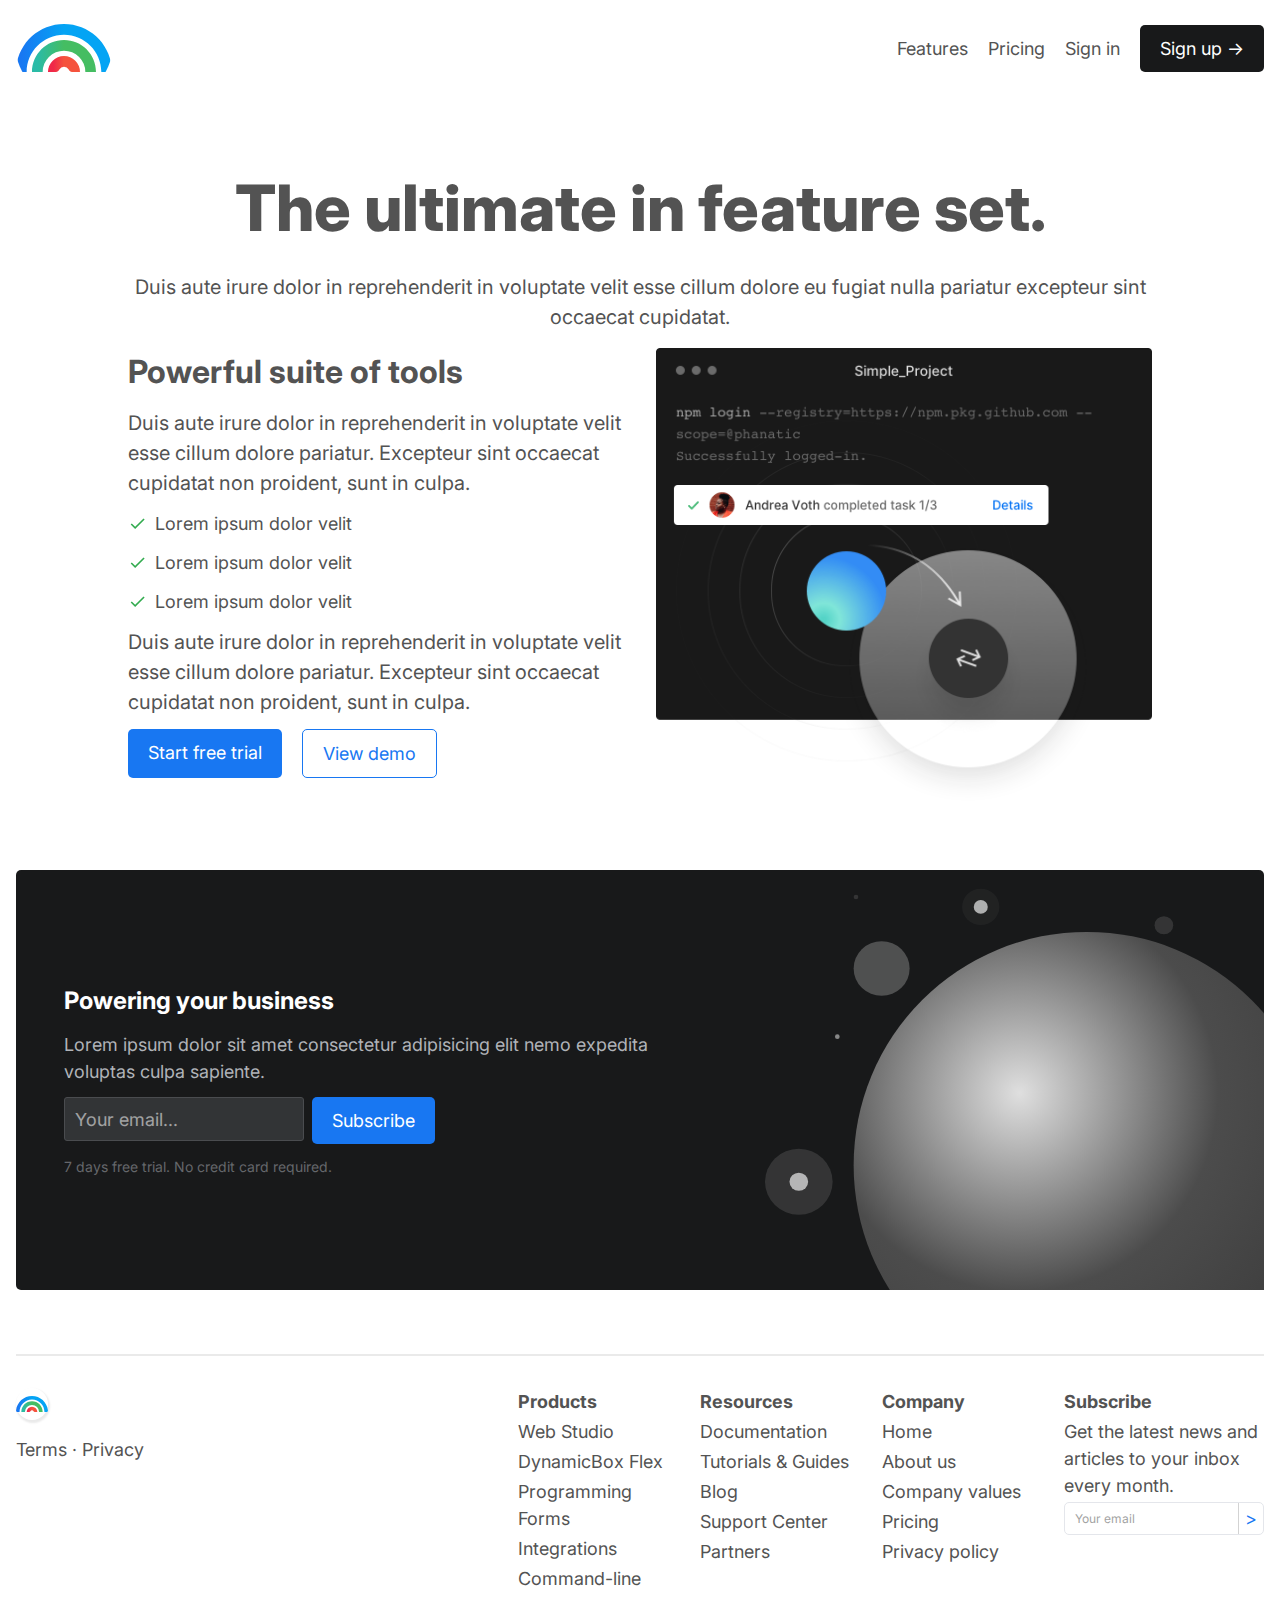
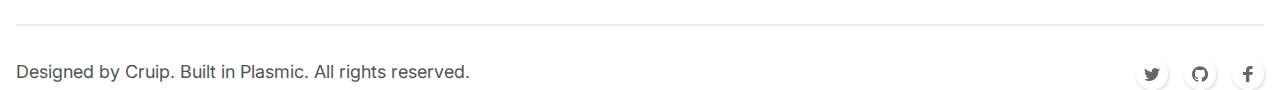
<file: features/index.html>
<!DOCTYPE html><html><head><meta charSet="utf-8"/><meta http-equiv="x-ua-compatible" content="ie=edge"/><meta name="viewport" content="width=device-width, initial-scale=1, shrink-to-fit=no"/><style data-href="/styles.91a72a6d317ba75fdd24.css" id="gatsby-global-css">@import url(https://fonts.googleapis.com/css2?family=Inter%3Aital%2Cwght%400%2C400%3B0%2C700%3B0%2C800&display=swap);.__wab_flex-container{display:flex;flex:1 1;align-self:stretch;width:100%;height:100%;pointer-events:none}.__wab_flex-container>*{pointer-events:auto}.__wab_slot{display:contents}.__wab_slot-string-wrapper{position:relative}.__wab_passthrough{display:contents}.plasmic__default_style-module--all--1UbrG{display:block;white-space:inherit;grid-row:auto;grid-column:auto;position:relative;background-size:100% 100%;background-repeat:no-repeat;box-shadow:none;box-sizing:border-box;-webkit-text-decoration-line:none;text-decoration-line:none;transition-property:all;transition-timing-function:ease;transition-delay:0s;transition-duration:0s;margin:0;border-width:0}.plasmic__default_style-module--img--3BDX8{display:inline-block}.plasmic__default_style-module--input--1PVjg{background:#fff}.plasmic__default_style-module--input--1PVjg,.plasmic__default_style-module--textarea--1cz8Q{padding:2px}.plasmic__default_style-module--button--3_B5-,.plasmic__default_style-module--input--1PVjg,.plasmic__default_style-module--textarea--1cz8Q{font-family:inherit;line-height:inherit;font-size:inherit;font-style:inherit;font-weight:inherit;color:inherit;text-transform:inherit;border:1px solid #d3d3d3}.plasmic__default_style-module--button--3_B5-{padding:2px 6px;background:none}.plasmic__default_style-module--code--1LHH8,.plasmic__default_style-module--pre--2aVdG{font-family:inherit;line-height:inherit}.plasmic__default_style-module--h1--2h2tI,.plasmic__default_style-module--h2--112cp,.plasmic__default_style-module--h3---Fie0,.plasmic__default_style-module--h4--1yYvn,.plasmic__default_style-module--h5--12U7O,.plasmic__default_style-module--h6--27iIr{font-size:inherit;font-weight:inherit}.plasmic__default_style-module--address--2aj4K{font-style:inherit}.plasmic__default_style-module--ol--3i5It,.plasmic__default_style-module--ul--3kAOj{list-style-type:none;padding:0}.plasmic__default_style-module--select--1O5j4{padding:2px 6px}.plasmic__default_style-module--li--6LkRE{list-style-type:none}.plasmic__default_style-module--plasmic_default__component_wrapper--3eZ8u{display:grid}.plasmic__default_style-module--__wab_text--2GF2O{display:inline-block}.plasmic__default_style-module--plasmic_page_wrapper--vaaM6{display:flex;width:100%;min-height:100vh;align-items:stretch;align-self:start}.plasmic__default_style-module--plasmic_page_wrapper--vaaM6>*{height:auto!important}.plasmic_copy_of_simple_light_landing_page-module--root_reset--8rH9E{font-family:Inter;font-size:18px;font-weight:400;font-style:normal;color:#535353;text-align:left;text-transform:none;line-height:1.5;letter-spacing:normal;white-space:pre-wrap}.PlasmicAvatar-module--root--2m3Dq{display:flex;width:96px;height:96px;position:relative;overflow:hidden;border-radius:48px}.PlasmicAvatar-module--img--6iNrk{position:relative;-o-object-fit:cover;object-fit:cover;width:100%;height:100%;min-width:0;min-height:0}.PlasmicLinkButton-module--root--3bn2I{display:inline-flex;width:auto;height:auto;position:relative;border-radius:5px;padding:10px 20px}.PlasmicLinkButton-module--root__type_solidBlue--3c0aR{background:#1877f2}.PlasmicLinkButton-module--root__type_solidBlack--3VAo8{background:#18191a}.PlasmicLinkButton-module--root__type_outlineBlue--1z7SG{border:1px solid #1877f2}.PlasmicLinkButton-module--root__type_small--3LC1w{padding:0}.PlasmicLinkButton-module--root__type_solidBlue--3c0aR:hover{background:#1763cf}.PlasmicLinkButton-module--root__type_solidBlack--3VAo8:hover{background:#323436}.PlasmicLinkButton-module--slotText__type_solidBlack--tDepA,.PlasmicLinkButton-module--slotText__type_solidBlue--1C_0R{color:#fff}.PlasmicLinkButton-module--slotText__type_outlineBlue--1Nf3x{color:#1877f2}.PlasmicHeader-module--root--1OKil{display:flex;width:100%;height:auto;position:relative;justify-content:space-between;min-width:0}.PlasmicHeader-module--avatar--3XP1x.__wab_instance{position:relative;flex-shrink:0}.PlasmicHeader-module--svg--2Jk06{position:relative;-o-object-fit:cover;object-fit:cover;width:100%;height:100%;min-width:0;min-height:0}.PlasmicHeader-module--box--3d_am{display:inline-flex;position:relative;flex-direction:row;width:auto}.PlasmicHeader-module--box--3d_am>.__wab_flex-container{flex-direction:row;align-items:center;justify-content:flex-start;margin-left:-20px;width:calc(100% + 20px)}.PlasmicHeader-module--box--3d_am>.__wab_flex-container>*,.PlasmicHeader-module--box--3d_am>.__wab_flex-container>.__wab_slot>*{margin-left:20px}@media (min-width:0px) and (max-width:768px){.PlasmicHeader-module--box--3d_am>.__wab_flex-container{margin-left:-16px;width:calc(100% + 16px);margin-top:0;height:100%}}@media (min-width:0px) and (max-width:768px){.PlasmicHeader-module--box--3d_am>.__wab_flex-container>*,.PlasmicHeader-module--box--3d_am>.__wab_flex-container>.__wab_slot>*{margin-left:16px;margin-top:0}}.PlasmicHeader-module--linkButton__nbgu0--2HfEi.__wab_instance,.PlasmicHeader-module--linkButton__nyrQo--3NQT3.__wab_instance,.PlasmicHeader-module--linkButton__xtEre--2Bl1x.__wab_instance,.PlasmicHeader-module--linkButton__ycK7V--g20eY.__wab_instance{position:relative}.PlasmicTopSection-module--root--38D0H{height:auto}.PlasmicTopSection-module--box__qpXjf--2Boca,.PlasmicTopSection-module--root--38D0H{display:flex;width:100%;position:relative;flex-direction:column;min-width:0}.PlasmicTopSection-module--box__qpXjf--2Boca>.__wab_flex-container{flex-direction:column;align-items:center;justify-content:flex-start;margin-top:-32px;height:calc(100% + 32px)}.PlasmicTopSection-module--box__qpXjf--2Boca>.__wab_flex-container>*,.PlasmicTopSection-module--box__qpXjf--2Boca>.__wab_flex-container>.__wab_slot>*{margin-top:32px}.PlasmicTopSection-module--box__fg4Vi--2d0Z3{display:flex;position:relative;flex-direction:column;width:100%;max-width:1000px;min-width:0}.PlasmicTopSection-module--box__fg4Vi--2d0Z3>.__wab_flex-container{flex-direction:column;align-items:stretch;justify-content:flex-start;margin-top:-32px;height:calc(100% + 32px)}.PlasmicTopSection-module--box__fg4Vi--2d0Z3>.__wab_flex-container>*,.PlasmicTopSection-module--box__fg4Vi--2d0Z3>.__wab_flex-container>.__wab_slot>*{margin-top:32px}.PlasmicTopSection-module--box__hkoz2--3BC76{display:flex;position:relative;flex-direction:column;align-items:stretch;justify-content:flex-start}.PlasmicTopSection-module--box__sHrG9--2t1RI{font-size:96px;font-weight:700;text-align:center;line-height:1}@media (min-width:0px) and (max-width:768px){.PlasmicTopSection-module--box__sHrG9--2t1RI{font-size:48px}}.PlasmicTopSection-module--box___9ZxMj--p5Y0f{font-size:96px;font-weight:700;text-align:center;line-height:1;color:rgba(51,140,245,0);background:linear-gradient(90deg,#338cf5,#4fd1c5) 0 0/100% 100%;background-clip:text;-webkit-background-clip:text}@media (min-width:0px) and (max-width:768px){.PlasmicTopSection-module--box___9ZxMj--p5Y0f{font-size:48px}}.PlasmicTopSection-module--box___5Er3I--2w3UC{position:relative;font-size:20px;text-align:center}@media (min-width:0px) and (max-width:768px){.PlasmicTopSection-module--box___5Er3I--2w3UC{font-size:24px}}.PlasmicTopSection-module--box__hk7Y3--1TTdc{display:flex;position:relative;flex-direction:row}.PlasmicTopSection-module--box__hk7Y3--1TTdc>.__wab_flex-container{flex-direction:row;align-items:stretch;justify-content:flex-start;margin-left:-12px;width:calc(100% + 12px)}.PlasmicTopSection-module--box__hk7Y3--1TTdc>.__wab_flex-container>*,.PlasmicTopSection-module--box__hk7Y3--1TTdc>.__wab_flex-container>.__wab_slot>*{margin-left:12px}.PlasmicTopSection-module--linkButton__b5KBb--5cvmY.__wab_instance,.PlasmicTopSection-module--linkButton__xl5JA--K1hzN.__wab_instance{position:relative}.PlasmicTopSection-module--box__yJjAw--3dr51{display:flex;position:relative;flex-direction:column;align-items:center;justify-content:flex-start;width:100%;max-width:1000px;min-width:0}.PlasmicTopSection-module--img--2pnbt{position:relative;-o-object-fit:cover;object-fit:cover;width:100%;height:100%;min-width:0;min-height:0}.PlasmicSection-module--root--3_uoU{display:flex;width:100%;height:auto;position:relative;flex-direction:column;max-width:1024px;min-width:0}.PlasmicSection-module--root--3_uoU>.__wab_flex-container{flex-direction:column;justify-content:center;align-items:center;margin-top:-16px;height:calc(100% + 16px)}.PlasmicSection-module--root--3_uoU>.__wab_flex-container>*,.PlasmicSection-module--root--3_uoU>.__wab_flex-container>.__wab_slot>*{margin-top:16px}.PlasmicSection-module--slotTitle--2fV7o{font-size:64px;font-weight:800;text-align:center}@media (min-width:0px) and (max-width:768px){.PlasmicSection-module--slotTitle--2fV7o{font-size:48px}}.PlasmicSection-module--slotSubtitle--1tM0N{font-size:20px;text-align:center}@media (min-width:0px) and (max-width:768px){.PlasmicSection-module--slotSubtitle--1tM0N{font-size:24px}}.PlasmicFeatureCard-module--root--2QisE{display:flex;width:352px;height:195px;position:relative;flex-direction:column;box-shadow:0 20px 25px -5px rgba(0,0,0,.12),0 10px 10px -5px rgba(0,0,0,.02);border-radius:5px;padding:20px;background:#fff}.PlasmicFeatureCard-module--root--2QisE>.__wab_flex-container{flex-direction:column;justify-content:center;align-items:center;margin-top:-10px;height:calc(100% + 10px)}.PlasmicFeatureCard-module--root--2QisE>.__wab_flex-container>*,.PlasmicFeatureCard-module--root--2QisE>.__wab_flex-container>.__wab_slot>*{margin-top:10px}.PlasmicFeatureCard-module--root__long--p5eJm{height:auto;width:100%;display:flex;flex-direction:row;min-width:0}.PlasmicFeatureCard-module--root__long--p5eJm>.__wab_flex-container{flex-direction:row;justify-content:space-between;margin-left:-10px;width:calc(100% + 10px);margin-top:0;height:100%}.PlasmicFeatureCard-module--root__long--p5eJm>.__wab_flex-container>*,.PlasmicFeatureCard-module--root__long--p5eJm>.__wab_flex-container>.__wab_slot>*{margin-left:10px;margin-top:0}.PlasmicFeatureCard-module--box___5Iq7N--J4DzZ{display:flex;position:relative;flex-direction:row;align-items:center;justify-content:center;overflow:hidden;border-radius:32px}.PlasmicFeatureCard-module--box__trvzd--2zhP_{display:flex;position:relative;flex-direction:row;align-items:center;justify-content:center;width:64px;height:64px;flex-shrink:0;background:#1763cf}.PlasmicFeatureCard-module--svg__vgO0--3zxwj{position:relative;-o-object-fit:cover;object-fit:cover;width:48px;height:48px;flex-shrink:0}.PlasmicFeatureCard-module--box__y0DZq--2HJun{display:flex;position:relative;flex-direction:column;align-items:stretch;justify-content:flex-start}.PlasmicFeatureCard-module--box__long__y0DZq2Q697--Xwdww{align-items:flex-start}.PlasmicFeatureCard-module--slotTitle--3-A-s{font-size:20px;font-weight:700;text-align:center}.PlasmicFeatureCard-module--slotDescription--3E0bF{color:#96999e;text-align:center}.PlasmicFeatureCard-module--slotDescription__long--207s-{text-align:left}.PlasmicFeatureCard-module--box__wsZh--q8N3r{display:flex;position:relative;flex-direction:column;align-items:stretch;justify-content:flex-start}.PlasmicFeatureCard-module--box__long__wsZh2Q697--8uY-Y{width:32px;height:32px;overflow:hidden;justify-content:center;align-items:center;box-shadow:1px 1px 1px 0 #eaeaea;flex-shrink:0;border-radius:16px;background:#fff;border:1px solid #eaeaea}.PlasmicFeatureCard-module--svg___1U6Lz--CcwRq{width:16px;height:16px;position:relative;-o-object-fit:cover;object-fit:cover;flex-shrink:0}.PlasmicTestimonial-module--root--3uYDD{display:flex;position:relative;flex-direction:column;align-items:stretch;justify-content:flex-start}.PlasmicTestimonial-module--avatar--KL0hX.__wab_instance{position:absolute;left:44.01%;top:-28px;z-index:2;flex-shrink:0}.PlasmicTestimonial-module--img--1dGL8{position:relative;-o-object-fit:cover;object-fit:cover;width:100%;height:100%;min-width:0;min-height:0}.PlasmicTestimonial-module--svg--3OBb0{position:absolute;-o-object-fit:cover;object-fit:cover;width:64px;height:64px;left:52%;top:-40px;color:#1877f2;z-index:1;flex-shrink:0}.PlasmicTestimonial-module--box___15AEe--1oUlR{display:flex;width:100%;height:auto;max-width:768px;flex-direction:column;min-width:0;padding:80px 48px 32px;border:2px solid #c9ccd1}.PlasmicTestimonial-module--box___15AEe--1oUlR>.__wab_flex-container{flex-direction:column;align-items:center;justify-content:center;margin-top:-10px;height:calc(100% + 10px)}.PlasmicTestimonial-module--box___15AEe--1oUlR>.__wab_flex-container>*,.PlasmicTestimonial-module--box___15AEe--1oUlR>.__wab_flex-container>.__wab_slot>*{margin-top:10px}.PlasmicTestimonial-module--box__h7GvY--2sTme{position:relative}.PlasmicTestimonial-module--box___8N2K--Wxa24{position:relative;font-weight:700}.PlasmicTestimonial-module--box__p4LSf--3DYLt{position:relative;color:#65676b}.PlasmicHomeCta-module--root--zSPO0{display:flex;width:100%;height:auto;position:relative;justify-content:space-between;max-height:420px;min-width:0;border-radius:5px;background:#18191a}.PlasmicHomeCta-module--box__e8TyT--5DzUF{display:flex;position:relative;flex-direction:column;width:60%;padding:32px 48px}.PlasmicHomeCta-module--box__e8TyT--5DzUF>.__wab_flex-container{flex-direction:column;align-items:stretch;justify-content:center;margin-top:-12px;height:calc(100% + 12px)}.PlasmicHomeCta-module--box__e8TyT--5DzUF>.__wab_flex-container>*,.PlasmicHomeCta-module--box__e8TyT--5DzUF>.__wab_flex-container>.__wab_slot>*{margin-top:12px}@media (min-width:0px) and (max-width:768px){.PlasmicHomeCta-module--box__e8TyT--5DzUF{width:100%;min-width:0}}.PlasmicHomeCta-module--box___8Psyn--3a1fn{position:relative;color:#fff;font-size:24px;font-weight:700}.PlasmicHomeCta-module--box__peZmI--3pPny{position:relative;color:#b0b3b8}.PlasmicHomeCta-module--box___5O7Qk--2ou36{display:flex;position:relative;flex-direction:row}.PlasmicHomeCta-module--box___5O7Qk--2ou36>.__wab_flex-container{flex-direction:row;align-items:stretch;justify-content:flex-start;margin-left:-8px;width:calc(100% + 8px)}.PlasmicHomeCta-module--box___5O7Qk--2ou36>.__wab_flex-container>*,.PlasmicHomeCta-module--box___5O7Qk--2ou36>.__wab_flex-container>.__wab_slot>*{margin-left:8px}@media (min-width:0px) and (max-width:768px){.PlasmicHomeCta-module--box___5O7Qk--2ou36{display:flex;flex-direction:column}}@media (min-width:0px) and (max-width:768px){.PlasmicHomeCta-module--box___5O7Qk--2ou36>.__wab_flex-container{flex-direction:column;align-items:flex-start;margin-left:0;width:100%;margin-top:-8px;height:calc(100% + 8px)}}@media (min-width:0px) and (max-width:768px){.PlasmicHomeCta-module--box___5O7Qk--2ou36>.__wab_flex-container>*,.PlasmicHomeCta-module--box___5O7Qk--2ou36>.__wab_flex-container>.__wab_slot>*{margin-left:0;margin-top:8px}}.PlasmicHomeCta-module--textbox--tqgA-{position:relative;width:240px;color:#fff;padding-left:10px;padding-right:10px;height:44px;flex-shrink:0;border-radius:3px;background:#323436;border:1px solid #4a4c4f}@media (min-width:0px) and (max-width:768px){.PlasmicHomeCta-module--textbox--tqgA-{width:100%;min-width:0}}.PlasmicHomeCta-module--linkButton--RyKKl.__wab_instance{position:relative}.PlasmicHomeCta-module--box__qTv5I--3Ilh8{position:relative;color:#65676b;font-size:14px}.PlasmicHomeCta-module--box__xvegX--222er{display:flex;position:relative;flex-direction:column;align-items:stretch;justify-content:flex-start;width:40%}.PlasmicHomeCta-module--svg--18rOK{position:relative;-o-object-fit:cover;object-fit:cover;width:100%;height:100%;min-width:0;min-height:0}.PlasmicIconLink-module--root--2D3Tq{display:flex;width:32px;height:32px;position:relative}.PlasmicIconLink-module--box--3OLIp{display:flex;position:relative;flex-direction:row;align-items:center;justify-content:center;width:100%;height:100%;box-shadow:1px 2px 2px 1px #eaeaea;min-width:0;min-height:0;border-radius:16px;background:#fff}.PlasmicIconLink-module--slotIcon--yaEm8{color:#18191a}.PlasmicIconLink-module--svg--3YnZ9{position:relative;-o-object-fit:cover;object-fit:cover;color:#65676b;width:32px;height:32px;flex-shrink:0}.PlasmicFooter-module--root--2CerS{display:flex;width:100%;height:auto;position:relative;flex-direction:column;min-width:0}.PlasmicFooter-module--root--2CerS>.__wab_flex-container{flex-direction:column;margin-top:-32px;height:calc(100% + 32px)}.PlasmicFooter-module--root--2CerS>.__wab_flex-container>*,.PlasmicFooter-module--root--2CerS>.__wab_flex-container>.__wab_slot>*{margin-top:32px}.PlasmicFooter-module--box__qf2IX--kGx35{display:block;position:relative;width:100%;height:1px;min-width:0;flex-shrink:0;border:1px solid #eaeaea}.PlasmicFooter-module--box__m8Knj--1r6xq{display:flex;position:relative;flex-direction:row;left:auto;top:auto;width:100%;height:auto;min-width:0}.PlasmicFooter-module--box__m8Knj--1r6xq>.__wab_flex-container{flex-direction:row;align-items:stretch;justify-content:space-between;margin-left:-20px;width:calc(100% + 20px)}.PlasmicFooter-module--box__m8Knj--1r6xq>.__wab_flex-container>*,.PlasmicFooter-module--box__m8Knj--1r6xq>.__wab_flex-container>.__wab_slot>*{margin-left:20px}@media (min-width:0px) and (max-width:768px){.PlasmicFooter-module--box__m8Knj--1r6xq{display:flex;flex-direction:column}}@media (min-width:0px) and (max-width:768px){.PlasmicFooter-module--box__m8Knj--1r6xq>.__wab_flex-container{flex-direction:column;margin-left:0;width:100%;margin-top:-32px;height:calc(100% + 32px)}}@media (min-width:0px) and (max-width:768px){.PlasmicFooter-module--box__m8Knj--1r6xq>.__wab_flex-container>*,.PlasmicFooter-module--box__m8Knj--1r6xq>.__wab_flex-container>.__wab_slot>*{margin-left:0;margin-top:32px}}.PlasmicFooter-module--box___0McAt--3htCD{display:flex;position:relative;flex-direction:column;width:128px;flex-shrink:0}.PlasmicFooter-module--box___0McAt--3htCD>.__wab_flex-container{flex-direction:column;align-items:stretch;justify-content:flex-start;margin-top:-16px;height:calc(100% + 16px)}.PlasmicFooter-module--box___0McAt--3htCD>.__wab_flex-container>*,.PlasmicFooter-module--box___0McAt--3htCD>.__wab_flex-container>.__wab_slot>*{margin-top:16px}.PlasmicFooter-module--iconLink__iYPeK--3mLbQ.__wab_instance{position:relative;flex-shrink:0}.PlasmicFooter-module--svg___5JYnN--1H6iZ{position:relative;-o-object-fit:cover;object-fit:cover;color:#65676b;width:32px;height:32px}.PlasmicFooter-module--box__d5KFk--32rFx{display:flex;position:relative;flex-direction:row;align-items:stretch;justify-content:flex-start}.PlasmicFooter-module--link__bozh1--2SVOQ{color:#535353}.PlasmicFooter-module--root--2CerS .PlasmicFooter-module--link__bozh1--2SVOQ:hover{-webkit-text-decoration-line:underline;text-decoration-line:underline;color:#050505}.PlasmicFooter-module--box__hjTcn--G2SHB{position:relative}.PlasmicFooter-module--link__u9Q3Q--2mFsl{position:relative;color:#535353}.PlasmicFooter-module--root--2CerS .PlasmicFooter-module--link__u9Q3Q--2mFsl:hover{-webkit-text-decoration-line:underline;text-decoration-line:underline;color:#050505}.PlasmicFooter-module--box__mb30Z--39eH7{display:flex;position:relative;flex-direction:row}.PlasmicFooter-module--box__mb30Z--39eH7>.__wab_flex-container{flex-direction:row;align-items:stretch;justify-content:flex-end;margin-left:-32px;width:calc(100% + 32px)}.PlasmicFooter-module--box__mb30Z--39eH7>.__wab_flex-container>*,.PlasmicFooter-module--box__mb30Z--39eH7>.__wab_flex-container>.__wab_slot>*{margin-left:32px}@media (min-width:0px) and (max-width:768px){.PlasmicFooter-module--box__mb30Z--39eH7{display:flex;flex-direction:column}}@media (min-width:0px) and (max-width:768px){.PlasmicFooter-module--box__mb30Z--39eH7>.__wab_flex-container{flex-direction:column;margin-left:0;width:100%;margin-top:-32px;height:calc(100% + 32px)}}@media (min-width:0px) and (max-width:768px){.PlasmicFooter-module--box__mb30Z--39eH7>.__wab_flex-container>*,.PlasmicFooter-module--box__mb30Z--39eH7>.__wab_flex-container>.__wab_slot>*{margin-left:0;margin-top:32px}}.PlasmicFooter-module--box__zNfzB--xd5-u{display:flex;position:relative;flex-direction:column;width:150px;flex-shrink:0}.PlasmicFooter-module--box__zNfzB--xd5-u>.__wab_flex-container{flex-direction:column;align-items:stretch;justify-content:flex-start;margin-top:-3px;height:calc(100% + 3px)}.PlasmicFooter-module--box__zNfzB--xd5-u>.__wab_flex-container>*,.PlasmicFooter-module--box__zNfzB--xd5-u>.__wab_flex-container>.__wab_slot>*{margin-top:3px}.PlasmicFooter-module--box___1Qd9--2A9Vb{position:relative;font-weight:700}.PlasmicFooter-module--link___3VNYs--4OttK{position:relative;color:#535353}.PlasmicFooter-module--root--2CerS .PlasmicFooter-module--link___3VNYs--4OttK:hover{color:#050505}.PlasmicFooter-module--link__lvKHj--ta0iS{position:relative;color:#535353}.PlasmicFooter-module--root--2CerS .PlasmicFooter-module--link__lvKHj--ta0iS:hover{color:#050505}.PlasmicFooter-module--link__crm5W--3DgKm{position:relative;color:#535353}.PlasmicFooter-module--root--2CerS .PlasmicFooter-module--link__crm5W--3DgKm:hover{color:#050505}.PlasmicFooter-module--link__hIlW--34BNN{position:relative;color:#535353}.PlasmicFooter-module--root--2CerS .PlasmicFooter-module--link__hIlW--34BNN:hover{color:#050505}.PlasmicFooter-module--link___6Lvu2--1BzhH{position:relative;color:#535353}.PlasmicFooter-module--root--2CerS .PlasmicFooter-module--link___6Lvu2--1BzhH:hover{color:#050505}.PlasmicFooter-module--box__wVbku--20k-P{display:flex;position:relative;flex-direction:column;width:150px;flex-shrink:0}.PlasmicFooter-module--box__wVbku--20k-P>.__wab_flex-container{flex-direction:column;align-items:stretch;justify-content:flex-start;margin-top:-3px;height:calc(100% + 3px)}.PlasmicFooter-module--box__wVbku--20k-P>.__wab_flex-container>*,.PlasmicFooter-module--box__wVbku--20k-P>.__wab_flex-container>.__wab_slot>*{margin-top:3px}.PlasmicFooter-module--box__pTaM--170KI{position:relative;font-weight:700}.PlasmicFooter-module--link__j79T5--17F7g{position:relative;color:#535353}.PlasmicFooter-module--root--2CerS .PlasmicFooter-module--link__j79T5--17F7g:hover{color:#050505}.PlasmicFooter-module--link__rCi--iOX7k{position:relative;color:#535353}.PlasmicFooter-module--root--2CerS .PlasmicFooter-module--link__rCi--iOX7k:hover{color:#050505}.PlasmicFooter-module--link__qhdz--3EPoh{position:relative;color:#535353}.PlasmicFooter-module--root--2CerS .PlasmicFooter-module--link__qhdz--3EPoh:hover{color:#050505}.PlasmicFooter-module--link__cybwQ--2OZvQ{position:relative;color:#535353}.PlasmicFooter-module--root--2CerS .PlasmicFooter-module--link__cybwQ--2OZvQ:hover{color:#050505}.PlasmicFooter-module--link__gG9Zl--2wSUI{position:relative;color:#535353}.PlasmicFooter-module--root--2CerS .PlasmicFooter-module--link__gG9Zl--2wSUI:hover{color:#050505}.PlasmicFooter-module--box__zaIr1--MVcaY{display:flex;flex-direction:column;width:150px;flex-shrink:0}.PlasmicFooter-module--box__zaIr1--MVcaY>.__wab_flex-container{flex-direction:column;align-items:stretch;justify-content:flex-start;margin-top:-3px;height:calc(100% + 3px)}.PlasmicFooter-module--box__zaIr1--MVcaY>.__wab_flex-container>*,.PlasmicFooter-module--box__zaIr1--MVcaY>.__wab_flex-container>.__wab_slot>*{margin-top:3px}.PlasmicFooter-module--box__j2Ga0--1LEL_{position:relative;font-weight:700}.PlasmicFooter-module--link__nnUZi--qGTCJ{position:relative;color:#535353}.PlasmicFooter-module--root--2CerS .PlasmicFooter-module--link__nnUZi--qGTCJ:hover{color:#050505}.PlasmicFooter-module--link__saBmn--1gsIb{position:relative;color:#535353}.PlasmicFooter-module--root--2CerS .PlasmicFooter-module--link__saBmn--1gsIb:hover{color:#050505}.PlasmicFooter-module--link__zmNmF--3qOhB{position:relative;color:#535353}.PlasmicFooter-module--root--2CerS .PlasmicFooter-module--link__zmNmF--3qOhB:hover{color:#050505}.PlasmicFooter-module--link__hcxKx--21gp6{position:relative;color:#535353}.PlasmicFooter-module--root--2CerS .PlasmicFooter-module--link__hcxKx--21gp6:hover{color:#050505}.PlasmicFooter-module--link__wkIT--vJsD3{position:relative;color:#535353}.PlasmicFooter-module--root--2CerS .PlasmicFooter-module--link__wkIT--vJsD3:hover{color:#050505}.PlasmicFooter-module--box__ds40V--3J0Hx{display:flex;position:relative;flex-direction:column;width:200px;flex-shrink:0}.PlasmicFooter-module--box__ds40V--3J0Hx>.__wab_flex-container{flex-direction:column;align-items:stretch;justify-content:flex-start;margin-top:-3px;height:calc(100% + 3px)}.PlasmicFooter-module--box__ds40V--3J0Hx>.__wab_flex-container>*,.PlasmicFooter-module--box__ds40V--3J0Hx>.__wab_flex-container>.__wab_slot>*{margin-top:3px}.PlasmicFooter-module--box__usVt--3L5xb{position:relative;font-weight:700}.PlasmicFooter-module--box__fm8L--2VJ4k{position:relative}.PlasmicFooter-module--box__m3Qyv--3o4HR{display:flex;position:relative;flex-direction:row;align-items:center;justify-content:center;width:100%;min-width:0;border-radius:5px;border:1px solid #e4e6eb}.PlasmicFooter-module--textbox--3fcmB{position:relative;width:100%;padding-left:10px;padding-right:10px;font-size:12px;min-width:0;border-width:0}.PlasmicFooter-module--button--1GopZ{position:relative;color:#1877f2;border-width:0 0 0 1px;border-left-style:solid}.PlasmicFooter-module--box__eiVkT--2fYeb{display:block;position:relative;width:100%;height:1px;min-width:0;flex-shrink:0;border:1px solid #eaeaea}.PlasmicFooter-module--box__d4Dou--2XHix{display:flex;position:relative;flex-direction:row;align-items:stretch;justify-content:space-between;left:auto;top:auto;width:100%;height:auto;min-width:0}@media (min-width:0px) and (max-width:768px){.PlasmicFooter-module--box__d4Dou--2XHix{display:flex;flex-direction:column}}@media (min-width:0px) and (max-width:768px){.PlasmicFooter-module--box__d4Dou--2XHix>.__wab_flex-container{flex-direction:column;margin-left:0;width:100%;margin-top:-8px;height:calc(100% + 8px)}}@media (min-width:0px) and (max-width:768px){.PlasmicFooter-module--box__d4Dou--2XHix>.__wab_flex-container>*,.PlasmicFooter-module--box__d4Dou--2XHix>.__wab_flex-container>.__wab_slot>*{margin-left:0;margin-top:8px}}.PlasmicFooter-module--box___59KDo--2fU2d{display:flex;position:relative;flex-direction:row;align-items:stretch;justify-content:flex-start}.PlasmicFooter-module--link__lBc1--1IWOY{position:relative;color:#535353;height:auto}.PlasmicFooter-module--root--2CerS .PlasmicFooter-module--link__lBc1--1IWOY:hover{-webkit-text-decoration-line:underline;text-decoration-line:underline}.PlasmicFooter-module--link___8OgFh--1FhMe{position:relative;color:#535353}.PlasmicFooter-module--root--2CerS .PlasmicFooter-module--link___8OgFh--1FhMe:hover{-webkit-text-decoration-line:underline;text-decoration-line:underline}.PlasmicFooter-module--box__kyHnQ--HUjBv{position:relative;height:auto;width:auto;display:inline-block}.PlasmicFooter-module--box__zVMrK--2f3cR{display:flex;position:relative;flex-direction:row}.PlasmicFooter-module--box__zVMrK--2f3cR>.__wab_flex-container{flex-direction:row;align-items:stretch;justify-content:flex-start;margin-left:-16px;width:calc(100% + 16px)}.PlasmicFooter-module--box__zVMrK--2f3cR>.__wab_flex-container>*,.PlasmicFooter-module--box__zVMrK--2f3cR>.__wab_flex-container>.__wab_slot>*{margin-left:16px}.PlasmicFooter-module--iconLink__sst7W--pxLnN.__wab_instance{position:relative;flex-shrink:0}.PlasmicFooter-module--svg__cC0C--1Z917{position:relative;-o-object-fit:cover;object-fit:cover;color:#65676b;width:32px;height:32px}.PlasmicFooter-module--root--2CerS .PlasmicFooter-module--svg__cC0C--1Z917:hover{color:#18191a}.PlasmicFooter-module--iconLink__olvlj--1neZ-.__wab_instance{position:relative;flex-shrink:0}.PlasmicFooter-module--svg___02WNu--3cfca{position:relative;-o-object-fit:cover;object-fit:cover;color:#65676b;width:32px;height:32px}.PlasmicFooter-module--root--2CerS .PlasmicFooter-module--svg___02WNu--3cfca:hover{color:#18191a}.PlasmicFooter-module--iconLink___1PZ0L--2Y_iG.__wab_instance{position:relative;flex-shrink:0}.PlasmicFooter-module--svg___2Ot7N--3ipRf{position:relative;-o-object-fit:cover;object-fit:cover;color:#65676b;width:32px;height:32px}.PlasmicFooter-module--root--2CerS .PlasmicFooter-module--svg___2Ot7N--3ipRf:hover{color:#18191a}.PlasmicHome-module--root--wZZnb{display:flex;position:relative;flex-direction:column;align-items:center;justify-content:flex-start;width:100%;height:100%;padding-right:16px;padding-left:16px;min-width:0;min-height:0}@media (min-width:0px) and (max-width:768px){.PlasmicHome-module--root--wZZnb{width:100%;height:100%;min-width:0;min-height:0}}.PlasmicHome-module--box__abgwu--22GaB{display:flex;width:100%;height:auto;flex-direction:column;max-width:1600px;min-width:0}.PlasmicHome-module--box__abgwu--22GaB>.__wab_flex-container{flex-direction:column;justify-content:flex-start;align-items:center;margin-top:-64px;height:calc(100% + 64px)}.PlasmicHome-module--box__abgwu--22GaB>.__wab_flex-container>*,.PlasmicHome-module--box__abgwu--22GaB>.__wab_flex-container>.__wab_slot>*{margin-top:64px}.PlasmicHome-module--header--APV6c.__wab_instance,.PlasmicHome-module--section__kdQCi--1AUmj.__wab_instance,.PlasmicHome-module--topSection--1Wqt1.__wab_instance{position:relative}.PlasmicHome-module--box__apiHy--3o-x7{display:flex;position:relative;flex-direction:row;width:100%;min-width:0}.PlasmicHome-module--box__apiHy--3o-x7>.__wab_flex-container{flex-direction:row;align-items:stretch;justify-content:flex-start;margin-left:-32px;width:calc(100% + 32px)}.PlasmicHome-module--box__apiHy--3o-x7>.__wab_flex-container>*,.PlasmicHome-module--box__apiHy--3o-x7>.__wab_flex-container>.__wab_slot>*{margin-left:32px}@media (min-width:0px) and (max-width:768px){.PlasmicHome-module--box__apiHy--3o-x7{display:flex;flex-direction:column}}@media (min-width:0px) and (max-width:768px){.PlasmicHome-module--box__apiHy--3o-x7>.__wab_flex-container{flex-direction:column;justify-content:flex-start;align-items:center;margin-left:0;width:100%;margin-top:-12px;height:calc(100% + 12px)}}@media (min-width:0px) and (max-width:768px){.PlasmicHome-module--box__apiHy--3o-x7>.__wab_flex-container>*,.PlasmicHome-module--box__apiHy--3o-x7>.__wab_flex-container>.__wab_slot>*{margin-left:0;margin-top:12px}}.PlasmicHome-module--box__oLl2U--3P_ZD{display:flex;position:relative;flex-direction:column;width:50%}.PlasmicHome-module--box__oLl2U--3P_ZD>.__wab_flex-container{flex-direction:column;align-items:stretch;justify-content:flex-start;margin-top:-12px;height:calc(100% + 12px)}.PlasmicHome-module--box__oLl2U--3P_ZD>.__wab_flex-container>*,.PlasmicHome-module--box__oLl2U--3P_ZD>.__wab_flex-container>.__wab_slot>*{margin-top:12px}@media (min-width:0px) and (max-width:768px){.PlasmicHome-module--box__oLl2U--3P_ZD{width:100%;min-width:0}}.PlasmicHome-module--box__vPnFa--1g9X9{position:relative;font-size:32px;font-weight:700}.PlasmicHome-module--box__fc6L8--363MP{position:relative;color:#96999e}.PlasmicHome-module--featureCard__aRsqb--3ZfrV.__wab_instance{position:relative}.PlasmicHome-module--svg__wSRtw--Usk9-{width:16px;height:16px;position:relative;-o-object-fit:cover;object-fit:cover}.PlasmicHome-module--featureCard__xmpgk--15XF2.__wab_instance{position:relative}.PlasmicHome-module--svg__mQoK--2uJ9o{width:16px;height:16px;position:relative;-o-object-fit:cover;object-fit:cover}.PlasmicHome-module--featureCard__nqYj9--2fwoo.__wab_instance{position:relative}.PlasmicHome-module--svg__ybJ1G--2-v1a{width:16px;height:16px;position:relative;-o-object-fit:cover;object-fit:cover}.PlasmicHome-module--box__k6HAu--3U201{display:flex;position:relative;flex-direction:column;align-items:stretch;justify-content:flex-start;width:50%}@media (min-width:0px) and (max-width:768px){.PlasmicHome-module--box__k6HAu--3U201{width:100%;min-width:0}}.PlasmicHome-module--img__uNsMj--3uRmB{position:relative;-o-object-fit:cover;object-fit:cover;width:100%;min-width:0}.PlasmicHome-module--img__h01Bm--3CHhG{position:absolute;-o-object-fit:cover;object-fit:cover;left:0;top:30%;width:90%}.PlasmicHome-module--box__ebqnh--9TeG7{display:flex;position:relative;flex-direction:column;align-items:center;justify-content:flex-start;width:100%;min-width:0;padding:64px}.PlasmicHome-module--box___3QamZ--31egE{display:block;position:absolute;flex-direction:column;align-items:stretch;justify-content:flex-start;left:0;top:50%;height:50%;width:100%;background:#050505}.PlasmicHome-module--section__y5H1---2G2I.__wab_instance{position:relative}.PlasmicHome-module--box___7LJ8K--NuNVf{display:flex;flex-direction:row;width:100%;min-width:0}.PlasmicHome-module--box___7LJ8K--NuNVf>.__wab_flex-container{flex-direction:row;align-items:center;justify-content:center;flex-wrap:wrap;margin-left:-20px;width:calc(100% + 20px);margin-top:-20px;height:calc(100% + 20px)}.PlasmicHome-module--box___7LJ8K--NuNVf>.__wab_flex-container>*,.PlasmicHome-module--box___7LJ8K--NuNVf>.__wab_flex-container>.__wab_slot>*{margin-left:20px;margin-top:20px}.PlasmicHome-module--featureCard__iWja--1OLe6.__wab_instance{position:relative;flex-shrink:0}.PlasmicHome-module--svg__pkjvi--HVrXI{position:relative;-o-object-fit:cover;object-fit:cover;width:32px;height:32px;color:#fff}.PlasmicHome-module--featureCard__zdnbr--lUVOD.__wab_instance{position:relative;flex-shrink:0}.PlasmicHome-module--svg__eMeO0--3D9Uq{position:relative;-o-object-fit:cover;object-fit:cover;width:32px;height:32px;color:#fff}.PlasmicHome-module--featureCard__mn1G6--17fTy.__wab_instance{position:relative;flex-shrink:0}.PlasmicHome-module--svg___9Mjg2--Y-tau{position:relative;-o-object-fit:cover;object-fit:cover;width:32px;height:32px;color:#fff}.PlasmicHome-module--featureCard__ztzPz---L4Wp.__wab_instance{position:relative;flex-shrink:0}.PlasmicHome-module--svg__y119J--1-7FK{position:relative;-o-object-fit:cover;object-fit:cover;width:32px;height:32px;color:#fff}.PlasmicHome-module--featureCard___8SZtQ--jrc6z.__wab_instance{position:relative;flex-shrink:0}.PlasmicHome-module--svg___1JJy7--2ATBd{position:relative;-o-object-fit:cover;object-fit:cover;width:32px;height:32px;color:#fff}.PlasmicHome-module--featureCard__qz2X--3T2L-.__wab_instance{position:relative;flex-shrink:0}.PlasmicHome-module--svg__e4WZ--1PhYx{position:relative;-o-object-fit:cover;object-fit:cover;width:32px;height:32px;color:#fff}.PlasmicHome-module--box__kq3Cs--21dmh{display:block;position:absolute;left:50%;top:95%;width:2px;height:88px;flex-shrink:0;border:1px solid #eaeaea}.PlasmicHome-module--section__cwKbo--3ZCbv.__wab_instance{position:relative}.PlasmicHome-module--box__qIwmT--1gTDv{display:flex;position:relative;flex-direction:row}.PlasmicHome-module--box__qIwmT--1gTDv>.__wab_flex-container{flex-direction:row;align-items:center;justify-content:center;flex-wrap:wrap;margin-left:-48px;width:calc(100% + 48px);margin-top:-24px;height:calc(100% + 24px)}.PlasmicHome-module--box__qIwmT--1gTDv>.__wab_flex-container>*,.PlasmicHome-module--box__qIwmT--1gTDv>.__wab_flex-container>.__wab_slot>*{margin-left:48px;margin-top:24px}.PlasmicHome-module--svg___1YvbF--2deFg{width:124px;height:24px}.PlasmicHome-module--svg___1YvbF--2deFg,.PlasmicHome-module--svg__xTzw0--3kVpp{position:relative;-o-object-fit:cover;object-fit:cover;color:#96999e;flex-shrink:0}.PlasmicHome-module--svg__xTzw0--3kVpp{width:83px;height:30px}.PlasmicHome-module--svg__nNmXf--YCNYW{width:125px;height:39px}.PlasmicHome-module--svg__emAtO--2udw8,.PlasmicHome-module--svg__nNmXf--YCNYW{position:relative;-o-object-fit:cover;object-fit:cover;color:#96999e;flex-shrink:0}.PlasmicHome-module--svg__emAtO--2udw8{width:113px;height:30px}.PlasmicHome-module--svg__wlv68--2QVu-{position:relative;-o-object-fit:cover;object-fit:cover;width:109px;height:33px;color:#96999e;flex-shrink:0}.PlasmicHome-module--footer--2lZNc.__wab_instance,.PlasmicHome-module--homeCta--3opTn.__wab_instance,.PlasmicHome-module--testimonial--3kB7O.__wab_instance{position:relative}.PlasmicBaseCard-module--root--nIGWo{display:flex;width:100%;height:auto;position:relative;flex-direction:column;box-shadow:0 20px 25px -5px rgba(0,0,0,.12),0 10px 10px -5px rgba(0,0,0,.02);min-width:0;border-radius:5px;padding:20px;background:#fff}.PlasmicBaseCard-module--root--nIGWo>.__wab_flex-container{flex-direction:column;justify-content:center;align-items:stretch;margin-top:-10px;height:calc(100% + 10px)}.PlasmicBaseCard-module--root--nIGWo>.__wab_flex-container>*,.PlasmicBaseCard-module--root--nIGWo>.__wab_flex-container>.__wab_slot>*{margin-top:10px}.PlasmicBaseCard-module--root__long--3HWTu{height:auto;width:100%;display:flex;flex-direction:row;min-width:0}.PlasmicBaseCard-module--root__long--3HWTu>.__wab_flex-container{flex-direction:row;justify-content:space-between;margin-left:-10px;width:calc(100% + 10px);margin-top:0;height:100%}.PlasmicBaseCard-module--root__long--3HWTu>.__wab_flex-container>*,.PlasmicBaseCard-module--root__long--3HWTu>.__wab_flex-container>.__wab_slot>*{margin-left:10px;margin-top:0}.PlasmicBaseCard-module--box__gktGt--3Mb4_{display:flex;position:relative;flex-direction:column;align-items:stretch;justify-content:flex-start}.PlasmicBaseCard-module--box__long__gktGt2ZaZe--2AkRk{align-items:flex-start}.PlasmicBaseCard-module--slotChildren--3VuMk{text-align:center}.PlasmicBaseCard-module--slotChildren__long--22lLT{text-align:left}.PlasmicBaseCard-module--box__uQo4Q--2x1ed{display:flex;position:relative;flex-direction:column;align-items:stretch;justify-content:flex-start}.PlasmicBaseCard-module--box__long__uQo4Q2ZaZe--tMoKb{width:32px;height:32px;overflow:hidden;justify-content:center;align-items:center;box-shadow:1px 1px 1px 0 #eaeaea;flex-shrink:0;border-radius:16px;background:#fff;border:1px solid #eaeaea}.PlasmicBaseCard-module--svg--1fpJg{width:16px;height:16px;position:relative;-o-object-fit:cover;object-fit:cover;flex-shrink:0}.PlasmicBullet-module--root--u5tUC{display:flex;flex-direction:row;position:relative}.PlasmicBullet-module--root--u5tUC>.__wab_flex-container{flex-direction:row;align-items:center;justify-content:flex-start;margin-left:-8px;width:calc(100% + 8px)}.PlasmicBullet-module--root--u5tUC>.__wab_flex-container>*,.PlasmicBullet-module--root--u5tUC>.__wab_flex-container>.__wab_slot>*{margin-left:8px}.PlasmicBullet-module--svg--2xnhQ{-o-object-fit:cover;object-fit:cover;width:19px;height:19px;color:#32ab4f;flex-shrink:0}.PlasmicPlan-module--root--1K0jQ.__wab_instance{position:relative}.PlasmicPlan-module--box__vxVaq--30o47{display:flex;position:relative;flex-direction:column;align-items:stretch;justify-content:flex-start}.PlasmicPlan-module--box___22P6T--1CncG{display:flex;flex-direction:column}.PlasmicPlan-module--box___22P6T--1CncG>.__wab_flex-container{flex-direction:column;justify-content:center;margin-top:-8px;height:calc(100% + 8px)}.PlasmicPlan-module--box___22P6T--1CncG>.__wab_flex-container>*,.PlasmicPlan-module--box___22P6T--1CncG>.__wab_flex-container>.__wab_slot>*{margin-top:8px}.PlasmicPlan-module--slotName--3KHyS{font-size:20px;font-weight:700;text-align:center}.PlasmicPlan-module--box__ahzx--1j0GK{font-size:48px}.PlasmicPlan-module--box__eP2Zx--1JwCn{display:flex;flex-direction:column;position:relative}.PlasmicPlan-module--box__eP2Zx--1JwCn>.__wab_flex-container{flex-direction:column;align-items:stretch;justify-content:flex-start;margin-top:-8px;height:calc(100% + 8px)}.PlasmicPlan-module--box__eP2Zx--1JwCn>.__wab_flex-container>*,.PlasmicPlan-module--box__eP2Zx--1JwCn>.__wab_flex-container>.__wab_slot>*{margin-top:8px}.PlasmicPlan-module--bullet__gbfR--1ptyv.__wab_instance,.PlasmicPlan-module--bullet__hr6Sp--2euW5.__wab_instance,.PlasmicPlan-module--bullet__vmqnl--3OD-7.__wab_instance{position:relative}.PlasmicPlan-module--box__i0ZhP--37BHz{display:flex;position:relative;flex-direction:column;align-items:center;justify-content:flex-start;margin-top:21px!important}.PlasmicFaq-module--root--2Jb3e.__wab_instance{position:relative}.PlasmicFaq-module--box__h73GD--3KAVI{display:flex;position:relative;flex-direction:column}.PlasmicFaq-module--box__h73GD--3KAVI>.__wab_flex-container{flex-direction:column;align-items:flex-start;justify-content:flex-start;margin-top:-8px;height:calc(100% + 8px)}.PlasmicFaq-module--box__h73GD--3KAVI>.__wab_flex-container>*,.PlasmicFaq-module--box__h73GD--3KAVI>.__wab_flex-container>.__wab_slot>*{margin-top:8px}.PlasmicFaq-module--box__ugz1D--1qQk4{display:flex;flex-direction:row}.PlasmicFaq-module--box__nIr6V--2bMb8{display:flex;position:relative}.PlasmicFaq-module--slotChildren--3IDYX{font-size:20px;font-weight:700;text-align:left}.PlasmicFaq-module--slotSlot--3W6Hh{text-align:left}.PlasmicPricing-module--root--3YPbk{display:flex;position:relative;flex-direction:column;align-items:center;justify-content:flex-start;width:100%;height:100%;padding-right:16px;padding-left:16px;min-width:0;min-height:0}@media (min-width:0px) and (max-width:768px){.PlasmicPricing-module--root--3YPbk{width:100%;height:100%;min-width:0;min-height:0}}.PlasmicPricing-module--box__qjMuF--XKngu{display:flex;width:100%;height:auto;flex-direction:column;max-width:1600px;min-width:0}.PlasmicPricing-module--box__qjMuF--XKngu>.__wab_flex-container{flex-direction:column;justify-content:flex-start;align-items:center;margin-top:-64px;height:calc(100% + 64px)}.PlasmicPricing-module--box__qjMuF--XKngu>.__wab_flex-container>*,.PlasmicPricing-module--box__qjMuF--XKngu>.__wab_flex-container>.__wab_slot>*{margin-top:64px}.PlasmicPricing-module--header--2Se9F.__wab_instance,.PlasmicPricing-module--section__xjg5--3G1Xz.__wab_instance{position:relative}.PlasmicPricing-module--box__uwV89--16sAL{display:flex;position:relative;flex-direction:row}.PlasmicPricing-module--box__uwV89--16sAL>.__wab_flex-container{flex-direction:row;align-items:flex-start;justify-content:flex-start;margin-left:-16px;width:calc(100% + 16px)}.PlasmicPricing-module--box__uwV89--16sAL>.__wab_flex-container>*,.PlasmicPricing-module--box__uwV89--16sAL>.__wab_flex-container>.__wab_slot>*{margin-left:16px}@media (min-width:0px) and (max-width:768px){.PlasmicPricing-module--box__uwV89--16sAL{display:flex;flex-direction:column}}@media (min-width:0px) and (max-width:768px){.PlasmicPricing-module--box__uwV89--16sAL>.__wab_flex-container{flex-direction:column;margin-left:0;width:100%;margin-top:-20px;height:calc(100% + 20px)}}@media (min-width:0px) and (max-width:768px){.PlasmicPricing-module--box__uwV89--16sAL>.__wab_flex-container>*,.PlasmicPricing-module--box__uwV89--16sAL>.__wab_flex-container>.__wab_slot>*{margin-left:0;margin-top:20px}}.PlasmicPricing-module--plan__bsSub--1KUB4.__wab_instance.__wab_instance{position:relative}.PlasmicPricing-module--box___4SY8A--1QREh{font-size:48px}.PlasmicPricing-module--plan__z4R2--2YP2V.__wab_instance.__wab_instance{position:relative}.PlasmicPricing-module--box__azgDq--2ZDYp{font-size:48px}.PlasmicPricing-module--box__thJN--2kchC{display:flex;flex-direction:column;position:relative}.PlasmicPricing-module--box__thJN--2kchC>.__wab_flex-container{flex-direction:column;align-items:stretch;justify-content:flex-start;margin-top:-8px;height:calc(100% + 8px)}.PlasmicPricing-module--box__thJN--2kchC>.__wab_flex-container>*,.PlasmicPricing-module--box__thJN--2kchC>.__wab_flex-container>.__wab_slot>*{margin-top:8px}.PlasmicPricing-module--bullet__gJnLe--3WL9N.__wab_instance,.PlasmicPricing-module--bullet__jqnyn--2FBEZ.__wab_instance,.PlasmicPricing-module--bullet__nmK2U--2bMJM.__wab_instance,.PlasmicPricing-module--bullet__us33F--21Bs9.__wab_instance,.PlasmicPricing-module--plan__wHsQ--OfSQt.__wab_instance.__wab_instance{position:relative}.PlasmicPricing-module--box__ecbyB--353Ts{font-size:48px}.PlasmicPricing-module--faq__gwBHd--2lWcX.__wab_instance.__wab_instance,.PlasmicPricing-module--faq__lSbj8--3KrZ8.__wab_instance.__wab_instance,.PlasmicPricing-module--faq__qKckC--3pVyv.__wab_instance.__wab_instance,.PlasmicPricing-module--footer--2D8uB.__wab_instance,.PlasmicPricing-module--section__ceF0F--3cBah.__wab_instance{position:relative}.PlasmicFeatures-module--root--ObCPq{display:flex;position:relative;flex-direction:column;align-items:center;justify-content:flex-start;width:100%;height:100%;padding-right:16px;padding-left:16px;min-width:0;min-height:0}@media (min-width:0px) and (max-width:768px){.PlasmicFeatures-module--root--ObCPq{width:100%;height:100%;min-width:0;min-height:0}}.PlasmicFeatures-module--box__o8HpS--39crK{display:flex;width:100%;height:auto;flex-direction:column;max-width:1600px;min-width:0}.PlasmicFeatures-module--box__o8HpS--39crK>.__wab_flex-container{flex-direction:column;justify-content:flex-start;align-items:center;margin-top:-64px;height:calc(100% + 64px)}.PlasmicFeatures-module--box__o8HpS--39crK>.__wab_flex-container>*,.PlasmicFeatures-module--box__o8HpS--39crK>.__wab_flex-container>.__wab_slot>*{margin-top:64px}.PlasmicFeatures-module--header--3E0vb.__wab_instance,.PlasmicFeatures-module--section--1fwNG.__wab_instance{position:relative}.PlasmicFeatures-module--box__vCv29--3AVDn{display:flex;position:relative;flex-direction:row;width:100%;min-width:0}.PlasmicFeatures-module--box__vCv29--3AVDn>.__wab_flex-container{flex-direction:row;align-items:stretch;justify-content:flex-start;margin-left:-32px;width:calc(100% + 32px)}.PlasmicFeatures-module--box__vCv29--3AVDn>.__wab_flex-container>*,.PlasmicFeatures-module--box__vCv29--3AVDn>.__wab_flex-container>.__wab_slot>*{margin-left:32px}@media (min-width:0px) and (max-width:768px){.PlasmicFeatures-module--box__vCv29--3AVDn{display:flex;flex-direction:column}}@media (min-width:0px) and (max-width:768px){.PlasmicFeatures-module--box__vCv29--3AVDn>.__wab_flex-container{flex-direction:column;margin-left:0;width:100%}}@media (min-width:0px) and (max-width:768px){.PlasmicFeatures-module--box__vCv29--3AVDn>.__wab_flex-container>*,.PlasmicFeatures-module--box__vCv29--3AVDn>.__wab_flex-container>.__wab_slot>*{margin-left:0}}.PlasmicFeatures-module--box__vT3OE--31ENy{display:flex;position:relative;flex-direction:column;width:50%}.PlasmicFeatures-module--box__vT3OE--31ENy>.__wab_flex-container{flex-direction:column;align-items:stretch;justify-content:flex-start;margin-top:-12px;height:calc(100% + 12px)}.PlasmicFeatures-module--box__vT3OE--31ENy>.__wab_flex-container>*,.PlasmicFeatures-module--box__vT3OE--31ENy>.__wab_flex-container>.__wab_slot>*{margin-top:12px}@media (min-width:0px) and (max-width:768px){.PlasmicFeatures-module--box__vT3OE--31ENy{width:100%;min-width:0}}.PlasmicFeatures-module--box__cfnQk--yqQR6{position:relative;font-size:32px;font-weight:700;text-align:left}.PlasmicFeatures-module--box___5NXhn--1uP6O{position:relative;text-align:left}.PlasmicFeatures-module--bullet__lcGf--35-1Y.__wab_instance,.PlasmicFeatures-module--bullet__vDwFd--NsuVL.__wab_instance,.PlasmicFeatures-module--bullet__vsBs--3-5Yz.__wab_instance{position:relative}.PlasmicFeatures-module--box__dJb5Y--AKPQ-{position:relative;text-align:left}.PlasmicFeatures-module--box__iqQpY--2eTac{display:flex;position:relative;flex-direction:row}.PlasmicFeatures-module--box__iqQpY--2eTac>.__wab_flex-container{flex-direction:row;align-items:stretch;justify-content:flex-start;margin-left:-20px;width:calc(100% + 20px)}.PlasmicFeatures-module--box__iqQpY--2eTac>.__wab_flex-container>*,.PlasmicFeatures-module--box__iqQpY--2eTac>.__wab_flex-container>.__wab_slot>*{margin-left:20px}.PlasmicFeatures-module--box___4U8St--Ysocz{display:flex;position:relative;flex-direction:column;align-items:stretch;justify-content:flex-start;width:50%}@media (min-width:0px) and (max-width:768px){.PlasmicFeatures-module--box___4U8St--Ysocz{width:100%;min-width:0}}.PlasmicFeatures-module--img___1KP9--2YrDM{position:relative;-o-object-fit:cover;object-fit:cover;width:100%;min-width:0}.PlasmicFeatures-module--img__zrRGz--OTzLj{position:absolute;-o-object-fit:cover;object-fit:cover;left:0;top:30%;width:90%}.PlasmicFeatures-module--footer--6FWgV.__wab_instance,.PlasmicFeatures-module--homeCta--_zXhW.__wab_instance{position:relative}html{-ms-text-size-adjust:100%;-webkit-text-size-adjust:100%;font:112.5%/1.45em georgia,serif,sans-serif;box-sizing:border-box;overflow-y:scroll}body{margin:0;-webkit-font-smoothing:antialiased;-moz-osx-font-smoothing:grayscale;color:rgba(0,0,0,.8);font-family:georgia,serif;font-weight:400;word-wrap:break-word;-webkit-font-kerning:normal;font-kerning:normal;-ms-font-feature-settings:"kern","liga","clig","calt";font-feature-settings:"kern","liga","clig","calt"}article,aside,details,figcaption,figure,footer,header,main,menu,nav,section,summary{display:block}audio,canvas,progress,video{display:inline-block}audio:not([controls]){display:none;height:0}progress{vertical-align:baseline}[hidden],template{display:none}a{background-color:transparent;-webkit-text-decoration-skip:objects}a:active,a:hover{outline-width:0}abbr[title]{border-bottom:1px dotted rgba(0,0,0,.5);cursor:help;text-decoration:none}b,strong{font-weight:inherit;font-weight:bolder}dfn{font-style:italic}h1{padding:0;margin:0 0 1.45rem;color:inherit;font-family:-apple-system,BlinkMacSystemFont,Segoe UI,Roboto,Oxygen,Ubuntu,Cantarell,Fira Sans,Droid Sans,Helvetica Neue,sans-serif;font-weight:700;text-rendering:optimizeLegibility;font-size:2.25rem;line-height:1.1}mark{background-color:#ff0;color:#000}small{font-size:80%}sub,sup{font-size:75%;line-height:0;position:relative;vertical-align:baseline}sub{bottom:-.25em}sup{top:-.5em}img{border-style:none;max-width:100%;padding:0;margin:0 0 1.45rem}svg:not(:root){overflow:hidden}code,kbd,pre,samp{font-family:monospace;font-size:1em}figure{padding:0;margin:0 0 1.45rem}hr{box-sizing:content-box;overflow:visible;padding:0;margin:0 0 calc(1.45rem - 1px);background:rgba(0,0,0,.2);border:none;height:1px}button,input,optgroup,select,textarea{font:inherit;margin:0}optgroup{font-weight:700}button,input{overflow:visible}button,select{text-transform:none}[type=reset],[type=submit],button,html [type=button]{-webkit-appearance:button}[type=button]::-moz-focus-inner,[type=reset]::-moz-focus-inner,[type=submit]::-moz-focus-inner,button::-moz-focus-inner{border-style:none;padding:0}[type=button]:-moz-focusring,[type=reset]:-moz-focusring,[type=submit]:-moz-focusring,button:-moz-focusring{outline:1px dotted ButtonText}fieldset{border:1px solid silver;padding:0;margin:0 0 1.45rem}legend{box-sizing:border-box;color:inherit;display:table;max-width:100%;padding:0;white-space:normal}textarea{overflow:auto}[type=checkbox],[type=radio]{box-sizing:border-box;padding:0}[type=number]::-webkit-inner-spin-button,[type=number]::-webkit-outer-spin-button{height:auto}[type=search]{-webkit-appearance:textfield;outline-offset:-2px}[type=search]::-webkit-search-cancel-button,[type=search]::-webkit-search-decoration{-webkit-appearance:none}::-webkit-input-placeholder{color:inherit;opacity:.54}::-webkit-file-upload-button{-webkit-appearance:button;font:inherit}*,:after,:before{box-sizing:inherit}h2{font-size:1.62671rem}h2,h3{padding:0;margin:0 0 1.45rem;color:inherit;font-family:-apple-system,BlinkMacSystemFont,Segoe UI,Roboto,Oxygen,Ubuntu,Cantarell,Fira Sans,Droid Sans,Helvetica Neue,sans-serif;font-weight:700;text-rendering:optimizeLegibility;line-height:1.1}h3{font-size:1.38316rem}h4{font-size:1rem}h4,h5{padding:0;margin:0 0 1.45rem;color:inherit;font-family:-apple-system,BlinkMacSystemFont,Segoe UI,Roboto,Oxygen,Ubuntu,Cantarell,Fira Sans,Droid Sans,Helvetica Neue,sans-serif;font-weight:700;text-rendering:optimizeLegibility;line-height:1.1}h5{font-size:.85028rem}h6{color:inherit;font-family:-apple-system,BlinkMacSystemFont,Segoe UI,Roboto,Oxygen,Ubuntu,Cantarell,Fira Sans,Droid Sans,Helvetica Neue,sans-serif;font-weight:700;text-rendering:optimizeLegibility;font-size:.78405rem;line-height:1.1}h6,hgroup{padding:0;margin:0 0 1.45rem}ol,ul{padding:0;margin:0 0 1.45rem 1.45rem;list-style-position:outside;list-style-image:none}dd,dl,p{padding:0}dd,dl,p,pre{margin:0 0 1.45rem}pre{font-size:.85rem;line-height:1.42;background:rgba(0,0,0,.04);border-radius:3px;overflow:auto;word-wrap:normal;padding:1.45rem}table{padding:0;margin:0 0 1.45rem;font-size:1rem;line-height:1.45rem;border-collapse:collapse;width:100%}blockquote{padding:0;margin:0 1.45rem 1.45rem}address,form,iframe,noscript{padding:0;margin:0 0 1.45rem}b,dt,strong,th{font-weight:700}li{margin-bottom:.725rem}ol li,ul li{padding-left:0}li>ol,li>ul{margin-left:1.45rem;margin-bottom:.725rem;margin-top:.725rem}blockquote :last-child,li :last-child,p :last-child{margin-bottom:0}li>p{margin-bottom:.725rem}code,kbd,samp{font-size:.85rem;line-height:1.45rem}abbr,acronym{border-bottom:1px dotted rgba(0,0,0,.5);cursor:help}td,th,thead{text-align:left}td,th{border-bottom:1px solid rgba(0,0,0,.12);font-feature-settings:"tnum";-moz-font-feature-settings:"tnum";-ms-font-feature-settings:"tnum";-webkit-font-feature-settings:"tnum";padding:.725rem .96667rem calc(.725rem - 1px)}td:first-child,th:first-child{padding-left:0}td:last-child,th:last-child{padding-right:0}code,tt{background-color:rgba(0,0,0,.04);border-radius:3px;font-family:SFMono-Regular,Consolas,Roboto Mono,Droid Sans Mono,Liberation Mono,Menlo,Courier,monospace;padding:.2em 0}pre code{background:none;line-height:1.42}code:after,code:before,tt:after,tt:before{letter-spacing:-.2em;content:" "}pre code:after,pre code:before,pre tt:after,pre tt:before{content:""}@media only screen and (max-width:480px){html{font-size:100%}}</style><meta name="generator" content="Gatsby 3.1.1"/><title data-react-helmet="true"></title><style>.gatsby-image-wrapper{position:relative;overflow:hidden}.gatsby-image-wrapper img{all:inherit;bottom:0;height:100%;left:0;margin:0;max-width:none;padding:0;position:absolute;right:0;top:0;width:100%;object-fit:cover}.gatsby-image-wrapper [data-main-image]{opacity:0;transform:translateZ(0);transition:opacity .25s linear;will-change:opacity}.gatsby-image-wrapper-constrained{display:inline-block}</style><noscript><style>.gatsby-image-wrapper noscript [data-main-image]{opacity:1!important}.gatsby-image-wrapper [data-placeholder-image]{opacity:0!important}</style></noscript><script type="module">const e="undefined"!=typeof HTMLImageElement&&"loading"in HTMLImageElement.prototype;e&&document.body.addEventListener("load",(function(e){if(void 0===e.target.dataset.mainImage)return;if(void 0===e.target.dataset.gatsbyImageSsr)return;const t=e.target;let a=null,n=t;for(;null===a&&n;)void 0!==n.parentNode.dataset.gatsbyImageWrapper&&(a=n.parentNode),n=n.parentNode;const o=a.querySelector("[data-placeholder-image]"),r=new Image;r.src=t.currentSrc,r.decode().catch((()=>{})).then((()=>{t.style.opacity=1,o&&(o.style.opacity=0,o.style.transition="opacity 500ms linear")}))}),!0);</script><link rel="icon" href="/favicon-32x32.png?v=4a9773549091c227cd2eb82ccd9c5e3a" type="image/png"/><link rel="manifest" href="/manifest.webmanifest" crossorigin="anonymous"/><meta name="theme-color" content="#663399"/><link rel="apple-touch-icon" sizes="48x48" href="/icons/icon-48x48.png?v=4a9773549091c227cd2eb82ccd9c5e3a"/><link rel="apple-touch-icon" sizes="72x72" href="/icons/icon-72x72.png?v=4a9773549091c227cd2eb82ccd9c5e3a"/><link rel="apple-touch-icon" sizes="96x96" href="/icons/icon-96x96.png?v=4a9773549091c227cd2eb82ccd9c5e3a"/><link rel="apple-touch-icon" sizes="144x144" href="/icons/icon-144x144.png?v=4a9773549091c227cd2eb82ccd9c5e3a"/><link rel="apple-touch-icon" sizes="192x192" href="/icons/icon-192x192.png?v=4a9773549091c227cd2eb82ccd9c5e3a"/><link rel="apple-touch-icon" sizes="256x256" href="/icons/icon-256x256.png?v=4a9773549091c227cd2eb82ccd9c5e3a"/><link rel="apple-touch-icon" sizes="384x384" href="/icons/icon-384x384.png?v=4a9773549091c227cd2eb82ccd9c5e3a"/><link rel="apple-touch-icon" sizes="512x512" href="/icons/icon-512x512.png?v=4a9773549091c227cd2eb82ccd9c5e3a"/><link as="script" rel="preload" href="/webpack-runtime-b649dd648401d2ad56a3.js"/><link as="script" rel="preload" href="/framework-e886f61ee3e03a6355e5.js"/><link as="script" rel="preload" href="/app-bdb2e308147dfe61fb55.js"/><link as="script" rel="preload" href="/92c3fd30ffd9c95c003df34eb89f1ea692bee037-65cfb8e4a52e5f6014d7.js"/><link as="script" rel="preload" href="/component---cache-plasmic-pages-features-jsx-bcc940b811466a198c0b.js"/><link as="fetch" rel="preload" href="/page-data/features/page-data.json" crossorigin="anonymous"/><link as="fetch" rel="preload" href="/page-data/app-data.json" crossorigin="anonymous"/></head><body><div id="___gatsby"><div style="outline:none" tabindex="-1" id="gatsby-focus-wrapper"><style>
        body {
          margin: 0;
        }
      </style><div class="plasmic__default_style-module--plasmic_page_wrapper--vaaM6"><div class="plasmic__default_style-module--all--1UbrG plasmic_copy_of_simple_light_landing_page-module--root_reset--8rH9E PlasmicFeatures-module--root--ObCPq"><div class="plasmic__default_style-module--all--1UbrG PlasmicFeatures-module--box__o8HpS--39crK"><div class="__wab_flex-container"><div class="plasmic__default_style-module--all--1UbrG plasmic_copy_of_simple_light_landing_page-module--root_reset--8rH9E PlasmicHeader-module--root--1OKil __wab_instance PlasmicFeatures-module--header--3E0vb"><div class="plasmic__default_style-module--all--1UbrG plasmic_copy_of_simple_light_landing_page-module--root_reset--8rH9E PlasmicAvatar-module--root--2m3Dq __wab_instance PlasmicHeader-module--avatar--3XP1x"><svg xmlns="http://www.w3.org/2000/svg" fill="none" viewBox="0 0 36 18" class="plasmic-default__svg plasmic__default_style-module--all--1UbrG PlasmicHeader-module--svg--2Jk06 plasmic-default__svg plasmic__default_style-module--all--1FsbA PlasmicAuthorBio-module--svg--1OtID" height="1em" width="1em" role="img"><path fill="url(#CuJNbcw3Ka)" d="M2 18C.895 18-.012 17.101.11 16.003 1.103 7.002 8.734 0 18 0s16.897 7.002 17.89 16.003C36.013 17.101 35.106 18 34 18h-2c0-7.732-6.268-14-14-14S4 10.268 4 18H2z" clip-rule="evenodd" fill-rule="evenodd"></path><path fill="url(#CuJNbcw3Kb)" d="M6 18c0-6.627 5.373-12 12-12s12 5.373 12 12h-4a8 8 0 10-16 0H6z" clip-rule="evenodd" fill-rule="evenodd"></path><path fill="url(#CuJNbcw3Kc)" d="M12 18a6 6 0 0112 0h-3c-.552 0-.98-.474-1.244-.959a2 2 0 00-3.512 0c-.265.485-.692.959-1.244.959h-3z" clip-rule="evenodd" fill-rule="evenodd"></path><defs><linearGradient gradientUnits="userSpaceOnUse" y2="18" x2="18" y1="18" x1="1.977" id="CuJNbcw3Ka"><stop stop-color="#1877F2"></stop><stop stop-color="#04A4F4" offset="1"></stop></linearGradient><linearGradient gradientUnits="userSpaceOnUse" y2="18" x2="18" y1="18" x1="7.968" id="CuJNbcw3Kb"><stop stop-color="#2ABBA7"></stop><stop stop-color="#45BD62" offset="1"></stop></linearGradient><linearGradient gradientUnits="userSpaceOnUse" y2="18" x2="18" y1="18" x1="13.953" id="CuJNbcw3Kc"><stop stop-color="#F02849"></stop><stop stop-color="#F5533D" offset="1"></stop></linearGradient></defs></svg></div><div class="plasmic__default_style-module--all--1UbrG PlasmicHeader-module--box--3d_am"><div class="__wab_flex-container"><a aria-current="page" class="plasmic__default_style-module--all--1UbrG plasmic_copy_of_simple_light_landing_page-module--root_reset--8rH9E PlasmicLinkButton-module--root--3bn2I PlasmicLinkButton-module--root__type_small--3LC1w __wab_instance PlasmicHeader-module--linkButton__ycK7V--g20eY" href="/features"><div class="__wab_slot-string-wrapper">Features</div></a><a class="plasmic__default_style-module--all--1UbrG plasmic_copy_of_simple_light_landing_page-module--root_reset--8rH9E PlasmicLinkButton-module--root--3bn2I PlasmicLinkButton-module--root__type_small--3LC1w __wab_instance PlasmicHeader-module--linkButton__nbgu0--2HfEi" href="/pricing"><div class="__wab_slot-string-wrapper">Pricing</div></a><a class="plasmic__default_style-module--all--1UbrG plasmic_copy_of_simple_light_landing_page-module--root_reset--8rH9E PlasmicLinkButton-module--root--3bn2I PlasmicLinkButton-module--root__type_small--3LC1w __wab_instance PlasmicHeader-module--linkButton__nyrQo--3NQT3" href="#"><div class="__wab_slot-string-wrapper">Sign in</div></a><a class="plasmic__default_style-module--all--1UbrG plasmic_copy_of_simple_light_landing_page-module--root_reset--8rH9E PlasmicLinkButton-module--root--3bn2I PlasmicLinkButton-module--root__type_solidBlack--3VAo8 __wab_instance PlasmicHeader-module--linkButton__xtEre--2Bl1x" href="#"><div class="__wab_slot PlasmicLinkButton-module--slotText__type_solidBlack--tDepA"><div class="__wab_slot-string-wrapper">Sign up -&gt;</div></div></a></div></div></div><div class="plasmic__default_style-module--all--1UbrG plasmic_copy_of_simple_light_landing_page-module--root_reset--8rH9E PlasmicSection-module--root--3_uoU __wab_instance PlasmicFeatures-module--section--1fwNG"><div class="__wab_flex-container"><div class="__wab_slot PlasmicSection-module--slotTitle--2fV7o"><div class="__wab_slot-string-wrapper">The ultimate in feature set.</div></div><div class="__wab_slot PlasmicSection-module--slotSubtitle--1tM0N"><div class="plasmic__default_style-module--all--1UbrG plasmic__default_style-module--__wab_text--2GF2O">Duis aute irure dolor in reprehenderit in voluptate velit esse cillum dolore eu fugiat nulla pariatur excepteur sint occaecat cupidatat.</div><div class="plasmic__default_style-module--all--1UbrG PlasmicFeatures-module--box__vCv29--3AVDn"><div class="__wab_flex-container"><div class="plasmic__default_style-module--all--1UbrG PlasmicFeatures-module--box__vT3OE--31ENy"><div class="__wab_flex-container"><div class="plasmic__default_style-module--all--1UbrG plasmic__default_style-module--__wab_text--2GF2O PlasmicFeatures-module--box__cfnQk--yqQR6">Powerful suite of tools</div><div class="plasmic__default_style-module--all--1UbrG plasmic__default_style-module--__wab_text--2GF2O PlasmicFeatures-module--box___5NXhn--1uP6O">Duis aute irure dolor in reprehenderit in voluptate velit esse cillum dolore pariatur. Excepteur sint occaecat cupidatat non proident, sunt in culpa.</div><div class="plasmic__default_style-module--all--1UbrG plasmic_copy_of_simple_light_landing_page-module--root_reset--8rH9E PlasmicBullet-module--root--u5tUC __wab_instance PlasmicFeatures-module--bullet__vsBs--3-5Yz"><div class="__wab_flex-container"><svg xmlns="http://www.w3.org/2000/svg" viewBox="0 0 24 24" height="1em" width="1em" style="fill:currentcolor" class="plasmic-default__svg plasmic__default_style-module--all--1UbrG PlasmicBullet-module--svg--2xnhQ" role="img"><path d="M0 0h24v24H0z" fill="none"></path><path d="M9 16.2L4.8 12l-1.4 1.4L9 19 21 7l-1.4-1.4L9 16.2z"></path></svg><div class="__wab_slot-string-wrapper">Lorem ipsum dolor velit</div></div></div><div class="plasmic__default_style-module--all--1UbrG plasmic_copy_of_simple_light_landing_page-module--root_reset--8rH9E PlasmicBullet-module--root--u5tUC __wab_instance PlasmicFeatures-module--bullet__vDwFd--NsuVL"><div class="__wab_flex-container"><svg xmlns="http://www.w3.org/2000/svg" viewBox="0 0 24 24" height="1em" width="1em" style="fill:currentcolor" class="plasmic-default__svg plasmic__default_style-module--all--1UbrG PlasmicBullet-module--svg--2xnhQ" role="img"><path d="M0 0h24v24H0z" fill="none"></path><path d="M9 16.2L4.8 12l-1.4 1.4L9 19 21 7l-1.4-1.4L9 16.2z"></path></svg><div class="__wab_slot-string-wrapper">Lorem ipsum dolor velit</div></div></div><div class="plasmic__default_style-module--all--1UbrG plasmic_copy_of_simple_light_landing_page-module--root_reset--8rH9E PlasmicBullet-module--root--u5tUC __wab_instance PlasmicFeatures-module--bullet__lcGf--35-1Y"><div class="__wab_flex-container"><svg xmlns="http://www.w3.org/2000/svg" viewBox="0 0 24 24" height="1em" width="1em" style="fill:currentcolor" class="plasmic-default__svg plasmic__default_style-module--all--1UbrG PlasmicBullet-module--svg--2xnhQ" role="img"><path d="M0 0h24v24H0z" fill="none"></path><path d="M9 16.2L4.8 12l-1.4 1.4L9 19 21 7l-1.4-1.4L9 16.2z"></path></svg><div class="__wab_slot-string-wrapper">Lorem ipsum dolor velit</div></div></div><div class="plasmic__default_style-module--all--1UbrG plasmic__default_style-module--__wab_text--2GF2O PlasmicFeatures-module--box__dJb5Y--AKPQ-">Duis aute irure dolor in reprehenderit in voluptate velit esse cillum dolore pariatur. Excepteur sint occaecat cupidatat non proident, sunt in culpa.</div><div class="plasmic__default_style-module--all--1UbrG PlasmicFeatures-module--box__iqQpY--2eTac"><div class="__wab_flex-container"><a class="plasmic__default_style-module--all--1UbrG plasmic_copy_of_simple_light_landing_page-module--root_reset--8rH9E PlasmicLinkButton-module--root--3bn2I PlasmicLinkButton-module--root__type_solidBlue--3c0aR" href="#"><div class="__wab_slot PlasmicLinkButton-module--slotText__type_solidBlue--1C_0R"><div class="__wab_slot-string-wrapper">Start free trial</div></div></a><a class="plasmic__default_style-module--all--1UbrG plasmic_copy_of_simple_light_landing_page-module--root_reset--8rH9E PlasmicLinkButton-module--root--3bn2I PlasmicLinkButton-module--root__type_outlineBlue--1z7SG" href="#"><div class="__wab_slot PlasmicLinkButton-module--slotText__type_outlineBlue--1Nf3x"><div class="__wab_slot-string-wrapper">View demo</div></div></a></div></div></div></div><div class="plasmic__default_style-module--all--1UbrG PlasmicFeatures-module--box___4U8St--Ysocz"><img alt="" class="plasmic__default_style-module--img--3BDX8 plasmic__default_style-module--all--1UbrG PlasmicFeatures-module--img___1KP9--2YrDM" role="img" src="/static/simpleProject-69c5091d6233e25e8ef6cb029da8bb65.png"/><img alt="" class="plasmic__default_style-module--img--3BDX8 plasmic__default_style-module--all--1UbrG PlasmicFeatures-module--img__zrRGz--OTzLj" role="img" src="[data-uri]"/></div></div></div></div></div></div><div class="plasmic__default_style-module--all--1UbrG plasmic_copy_of_simple_light_landing_page-module--root_reset--8rH9E PlasmicHomeCta-module--root--zSPO0 __wab_instance PlasmicFeatures-module--homeCta--_zXhW"><div class="plasmic__default_style-module--all--1UbrG PlasmicHomeCta-module--box__e8TyT--5DzUF"><div class="__wab_flex-container"><div class="plasmic__default_style-module--all--1UbrG plasmic__default_style-module--__wab_text--2GF2O PlasmicHomeCta-module--box___8Psyn--3a1fn">Powering your business</div><div class="plasmic__default_style-module--all--1UbrG plasmic__default_style-module--__wab_text--2GF2O PlasmicHomeCta-module--box__peZmI--3pPny">Lorem ipsum dolor sit amet consectetur adipisicing elit nemo expedita voluptas culpa sapiente.</div><div class="plasmic__default_style-module--all--1UbrG PlasmicHomeCta-module--box___5O7Qk--2ou36"><div class="__wab_flex-container"><input type="text" class="plasmic__default_style-module--input--1PVjg plasmic__default_style-module--all--1UbrG PlasmicHomeCta-module--textbox--tqgA-" placeholder="Your email..." size="1" value=""/><a class="plasmic__default_style-module--all--1UbrG plasmic_copy_of_simple_light_landing_page-module--root_reset--8rH9E PlasmicLinkButton-module--root--3bn2I PlasmicLinkButton-module--root__type_solidBlue--3c0aR __wab_instance PlasmicHomeCta-module--linkButton--RyKKl" href="#"><div class="__wab_slot PlasmicLinkButton-module--slotText__type_solidBlue--1C_0R"><div class="__wab_slot-string-wrapper">Subscribe</div></div></a></div></div><div class="plasmic__default_style-module--all--1UbrG plasmic__default_style-module--__wab_text--2GF2O PlasmicHomeCta-module--box__qTv5I--3Ilh8">7 days free trial. No credit card required.</div></div></div><div class="plasmic__default_style-module--all--1UbrG PlasmicHomeCta-module--box__xvegX--222er"><svg xmlns="http://www.w3.org/2000/svg" viewBox="0 0 428 328" height="1em" width="1em" class="plasmic-default__svg plasmic__default_style-module--all--1UbrG PlasmicHomeCta-module--svg--18rOK" role="img"><defs><radialGradient cx="35.542%" cy="34.553%" fx="35.542%" fy="34.553%" r="96.031%" id="FftVK5nZ1a"><stop stop-color="#DFDFDF" offset="0%"></stop><stop stop-color="#4C4C4C" offset="44.317%"></stop><stop stop-color="#333" offset="100%"></stop></radialGradient></defs><g fill="none" fill-rule="evenodd"><g fill="#FFF"><ellipse fill-opacity=".04" cx="185" cy="15.576" rx="16" ry="15.576"></ellipse><ellipse fill-opacity=".24" cx="100" cy="68.402" rx="24" ry="23.364"></ellipse><ellipse fill-opacity=".12" cx="29" cy="251.231" rx="29" ry="28.231"></ellipse><ellipse fill-opacity=".64" cx="29" cy="251.231" rx="8" ry="7.788"></ellipse><ellipse fill-opacity=".12" cx="342" cy="31.303" rx="8" ry="7.788"></ellipse><ellipse fill-opacity=".48" cx="62" cy="126.811" rx="2" ry="1.947"></ellipse><ellipse fill-opacity=".12" cx="78" cy="7.072" rx="2" ry="1.947"></ellipse><ellipse fill-opacity=".64" cx="185" cy="15.576" rx="6" ry="5.841"></ellipse></g><circle fill="url(#FftVK5nZ1a)" cx="276" cy="237" r="200"></circle></g></svg></div></div><div class="plasmic__default_style-module--all--1UbrG plasmic_copy_of_simple_light_landing_page-module--root_reset--8rH9E PlasmicFooter-module--root--2CerS __wab_instance PlasmicFeatures-module--footer--6FWgV"><div class="__wab_flex-container"><div class="plasmic__default_style-module--all--1UbrG PlasmicFooter-module--box__qf2IX--kGx35"></div><div class="plasmic__default_style-module--all--1UbrG PlasmicFooter-module--box__m8Knj--1r6xq"><div class="__wab_flex-container"><div class="plasmic__default_style-module--all--1UbrG PlasmicFooter-module--box___0McAt--3htCD"><div class="__wab_flex-container"><div class="plasmic__default_style-module--all--1UbrG plasmic_copy_of_simple_light_landing_page-module--root_reset--8rH9E PlasmicIconLink-module--root--2D3Tq __wab_instance PlasmicFooter-module--iconLink__iYPeK--3mLbQ"><div class="plasmic__default_style-module--all--1UbrG PlasmicIconLink-module--box--3OLIp"><div class="__wab_slot PlasmicIconLink-module--slotIcon--yaEm8"><svg xmlns="http://www.w3.org/2000/svg" fill="none" viewBox="0 0 36 18" class="plasmic-default__svg plasmic__default_style-module--all--1UbrG PlasmicFooter-module--svg___5JYnN--1H6iZ plasmic-default__svg plasmic__default_style-module--all--1FsbA PlasmicAuthorBio-module--svg--1OtID" height="1em" width="1em" role="img"><path fill="url(#CuJNbcw3Ka)" d="M2 18C.895 18-.012 17.101.11 16.003 1.103 7.002 8.734 0 18 0s16.897 7.002 17.89 16.003C36.013 17.101 35.106 18 34 18h-2c0-7.732-6.268-14-14-14S4 10.268 4 18H2z" clip-rule="evenodd" fill-rule="evenodd"></path><path fill="url(#CuJNbcw3Kb)" d="M6 18c0-6.627 5.373-12 12-12s12 5.373 12 12h-4a8 8 0 10-16 0H6z" clip-rule="evenodd" fill-rule="evenodd"></path><path fill="url(#CuJNbcw3Kc)" d="M12 18a6 6 0 0112 0h-3c-.552 0-.98-.474-1.244-.959a2 2 0 00-3.512 0c-.265.485-.692.959-1.244.959h-3z" clip-rule="evenodd" fill-rule="evenodd"></path><defs><linearGradient gradientUnits="userSpaceOnUse" y2="18" x2="18" y1="18" x1="1.977" id="CuJNbcw3Ka"><stop stop-color="#1877F2"></stop><stop stop-color="#04A4F4" offset="1"></stop></linearGradient><linearGradient gradientUnits="userSpaceOnUse" y2="18" x2="18" y1="18" x1="7.968" id="CuJNbcw3Kb"><stop stop-color="#2ABBA7"></stop><stop stop-color="#45BD62" offset="1"></stop></linearGradient><linearGradient gradientUnits="userSpaceOnUse" y2="18" x2="18" y1="18" x1="13.953" id="CuJNbcw3Kc"><stop stop-color="#F02849"></stop><stop stop-color="#F5533D" offset="1"></stop></linearGradient></defs></svg></div></div></div><div class="plasmic__default_style-module--all--1UbrG PlasmicFooter-module--box__d5KFk--32rFx"><a class="plasmic__default_style-module--all--1UbrG plasmic__default_style-module--__wab_text--2GF2O PlasmicFooter-module--link__bozh1--2SVOQ" href="#">Terms</a><div class="plasmic__default_style-module--all--1UbrG plasmic__default_style-module--__wab_text--2GF2O PlasmicFooter-module--box__hjTcn--G2SHB"> · </div><a class="plasmic__default_style-module--all--1UbrG plasmic__default_style-module--__wab_text--2GF2O PlasmicFooter-module--link__u9Q3Q--2mFsl" href="#">Privacy</a></div></div></div><div class="plasmic__default_style-module--all--1UbrG PlasmicFooter-module--box__mb30Z--39eH7"><div class="__wab_flex-container"><div class="plasmic__default_style-module--all--1UbrG PlasmicFooter-module--box__zNfzB--xd5-u"><div class="__wab_flex-container"><div class="plasmic__default_style-module--all--1UbrG plasmic__default_style-module--__wab_text--2GF2O PlasmicFooter-module--box___1Qd9--2A9Vb">Products</div><a class="plasmic__default_style-module--all--1UbrG plasmic__default_style-module--__wab_text--2GF2O PlasmicFooter-module--link___3VNYs--4OttK" href="#">Web Studio</a><a class="plasmic__default_style-module--all--1UbrG plasmic__default_style-module--__wab_text--2GF2O PlasmicFooter-module--link__lvKHj--ta0iS" href="#">DynamicBox Flex</a><a class="plasmic__default_style-module--all--1UbrG plasmic__default_style-module--__wab_text--2GF2O PlasmicFooter-module--link__crm5W--3DgKm" href="#">Programming Forms</a><a class="plasmic__default_style-module--all--1UbrG plasmic__default_style-module--__wab_text--2GF2O PlasmicFooter-module--link__hIlW--34BNN" href="#">Integrations</a><a class="plasmic__default_style-module--all--1UbrG plasmic__default_style-module--__wab_text--2GF2O PlasmicFooter-module--link___6Lvu2--1BzhH" href="#">Command-line</a></div></div><div class="plasmic__default_style-module--all--1UbrG PlasmicFooter-module--box__wVbku--20k-P"><div class="__wab_flex-container"><div class="plasmic__default_style-module--all--1UbrG plasmic__default_style-module--__wab_text--2GF2O PlasmicFooter-module--box__pTaM--170KI">Resources</div><a class="plasmic__default_style-module--all--1UbrG plasmic__default_style-module--__wab_text--2GF2O PlasmicFooter-module--link__j79T5--17F7g" href="#">Documentation</a><a class="plasmic__default_style-module--all--1UbrG plasmic__default_style-module--__wab_text--2GF2O PlasmicFooter-module--link__rCi--iOX7k" href="#">Tutorials &amp; Guides</a><a class="plasmic__default_style-module--all--1UbrG plasmic__default_style-module--__wab_text--2GF2O PlasmicFooter-module--link__qhdz--3EPoh" href="#">Blog</a><a class="plasmic__default_style-module--all--1UbrG plasmic__default_style-module--__wab_text--2GF2O PlasmicFooter-module--link__cybwQ--2OZvQ" href="#">Support Center</a><a class="plasmic__default_style-module--all--1UbrG plasmic__default_style-module--__wab_text--2GF2O PlasmicFooter-module--link__gG9Zl--2wSUI" href="#">Partners</a></div></div><div class="plasmic__default_style-module--all--1UbrG PlasmicFooter-module--box__zaIr1--MVcaY"><div class="__wab_flex-container"><div class="plasmic__default_style-module--all--1UbrG plasmic__default_style-module--__wab_text--2GF2O PlasmicFooter-module--box__j2Ga0--1LEL_">Company</div><a class="plasmic__default_style-module--all--1UbrG plasmic__default_style-module--__wab_text--2GF2O PlasmicFooter-module--link__nnUZi--qGTCJ" href="#">Home</a><a class="plasmic__default_style-module--all--1UbrG plasmic__default_style-module--__wab_text--2GF2O PlasmicFooter-module--link__saBmn--1gsIb" href="#">About us</a><a class="plasmic__default_style-module--all--1UbrG plasmic__default_style-module--__wab_text--2GF2O PlasmicFooter-module--link__zmNmF--3qOhB" href="#">Company values</a><a class="plasmic__default_style-module--all--1UbrG plasmic__default_style-module--__wab_text--2GF2O PlasmicFooter-module--link__hcxKx--21gp6" href="#">Pricing</a><a class="plasmic__default_style-module--all--1UbrG plasmic__default_style-module--__wab_text--2GF2O PlasmicFooter-module--link__wkIT--vJsD3" href="#">Privacy policy</a></div></div><div class="plasmic__default_style-module--all--1UbrG PlasmicFooter-module--box__ds40V--3J0Hx"><div class="__wab_flex-container"><div class="plasmic__default_style-module--all--1UbrG plasmic__default_style-module--__wab_text--2GF2O PlasmicFooter-module--box__usVt--3L5xb">Subscribe</div><div class="plasmic__default_style-module--all--1UbrG plasmic__default_style-module--__wab_text--2GF2O PlasmicFooter-module--box__fm8L--2VJ4k">Get the latest news and articles to your inbox every month.</div><div class="plasmic__default_style-module--all--1UbrG PlasmicFooter-module--box__m3Qyv--3o4HR"><input type="text" class="plasmic__default_style-module--input--1PVjg plasmic__default_style-module--all--1UbrG PlasmicFooter-module--textbox--3fcmB" placeholder="Your email" size="1" value=""/><button class="plasmic__default_style-module--button--3_B5- plasmic__default_style-module--all--1UbrG plasmic__default_style-module--__wab_text--2GF2O PlasmicFooter-module--button--1GopZ">&gt;</button></div></div></div></div></div></div></div><div class="plasmic__default_style-module--all--1UbrG PlasmicFooter-module--box__eiVkT--2fYeb"></div><div class="plasmic__default_style-module--all--1UbrG PlasmicFooter-module--box__d4Dou--2XHix"><div class="__wab_passthrough"><div class="plasmic__default_style-module--all--1UbrG PlasmicFooter-module--box___59KDo--2fU2d"><a class="plasmic__default_style-module--all--1UbrG plasmic__default_style-module--__wab_text--2GF2O PlasmicFooter-module--link__lBc1--1IWOY" href="https://cruip.com/">Designed by Cruip. </a><a class="plasmic__default_style-module--all--1UbrG plasmic__default_style-module--__wab_text--2GF2O PlasmicFooter-module--link___8OgFh--1FhMe" href="https://www.plasmic.app/">Built in Plasmic. </a><div class="plasmic__default_style-module--all--1UbrG plasmic__default_style-module--__wab_text--2GF2O PlasmicFooter-module--box__kyHnQ--HUjBv">All rights reserved.</div></div><div class="plasmic__default_style-module--all--1UbrG PlasmicFooter-module--box__zVMrK--2f3cR"><div class="__wab_flex-container"><div class="plasmic__default_style-module--all--1UbrG plasmic_copy_of_simple_light_landing_page-module--root_reset--8rH9E PlasmicIconLink-module--root--2D3Tq __wab_instance PlasmicFooter-module--iconLink__sst7W--pxLnN"><div class="plasmic__default_style-module--all--1UbrG PlasmicIconLink-module--box--3OLIp"><div class="__wab_slot PlasmicIconLink-module--slotIcon--yaEm8"><svg xmlns="http://www.w3.org/2000/svg" class="plasmic-default__svg plasmic__default_style-module--all--1UbrG PlasmicFooter-module--svg__cC0C--1Z917 w-8 h-8 fill-current" viewBox="0 0 32 32" height="1em" width="1em" style="fill:currentcolor" role="img"><path d="M24 11.5c-.6.3-1.2.4-1.9.5.7-.4 1.2-1 1.4-1.8-.6.4-1.3.6-2.1.8-.6-.6-1.5-1-2.4-1-1.7 0-3.2 1.5-3.2 3.3 0 .3 0 .5.1.7-2.7-.1-5.2-1.4-6.8-3.4-.3.5-.4 1-.4 1.7 0 1.1.6 2.1 1.5 2.7-.5 0-1-.2-1.5-.4 0 1.6 1.1 2.9 2.6 3.2-.3.1-.6.1-.9.1-.2 0-.4 0-.6-.1.4 1.3 1.6 2.3 3.1 2.3-1.1.9-2.5 1.4-4.1 1.4H8c1.5.9 3.2 1.5 5 1.5 6 0 9.3-5 9.3-9.3v-.4c.7-.5 1.3-1.1 1.7-1.8z"></path></svg></div></div></div><div class="plasmic__default_style-module--all--1UbrG plasmic_copy_of_simple_light_landing_page-module--root_reset--8rH9E PlasmicIconLink-module--root--2D3Tq __wab_instance PlasmicFooter-module--iconLink__olvlj--1neZ-"><div class="plasmic__default_style-module--all--1UbrG PlasmicIconLink-module--box--3OLIp"><div class="__wab_slot PlasmicIconLink-module--slotIcon--yaEm8"><svg xmlns="http://www.w3.org/2000/svg" class="plasmic-default__svg plasmic__default_style-module--all--1UbrG PlasmicFooter-module--svg___02WNu--3cfca w-8 h-8 fill-current" viewBox="0 0 32 32" height="1em" width="1em" style="fill:currentcolor" role="img"><path d="M16 8.2c-4.4 0-8 3.6-8 8 0 3.5 2.3 6.5 5.5 7.6.4.1.5-.2.5-.4V22c-2.2.5-2.7-1-2.7-1-.4-.9-.9-1.2-.9-1.2-.7-.5.1-.5.1-.5.8.1 1.2.8 1.2.8.7 1.3 1.9.9 2.3.7.1-.5.3-.9.5-1.1-1.8-.2-3.6-.9-3.6-4 0-.9.3-1.6.8-2.1-.1-.2-.4-1 .1-2.1 0 0 .7-.2 2.2.8.6-.2 1.3-.3 2-.3s1.4.1 2 .3c1.5-1 2.2-.8 2.2-.8.4 1.1.2 1.9.1 2.1.5.6.8 1.3.8 2.1 0 3.1-1.9 3.7-3.7 3.9.3.4.6.9.6 1.6v2.2c0 .2.1.5.6.4 3.2-1.1 5.5-4.1 5.5-7.6-.1-4.4-3.7-8-8.1-8z"></path></svg></div></div></div><div class="plasmic__default_style-module--all--1UbrG plasmic_copy_of_simple_light_landing_page-module--root_reset--8rH9E PlasmicIconLink-module--root--2D3Tq __wab_instance PlasmicFooter-module--iconLink___1PZ0L--2Y_iG"><div class="plasmic__default_style-module--all--1UbrG PlasmicIconLink-module--box--3OLIp"><div class="__wab_slot PlasmicIconLink-module--slotIcon--yaEm8"><svg xmlns="http://www.w3.org/2000/svg" class="plasmic-default__svg plasmic__default_style-module--all--1UbrG PlasmicFooter-module--svg___2Ot7N--3ipRf w-8 h-8 fill-current" viewBox="0 0 32 32" height="1em" width="1em" style="fill:currentcolor" role="img"><path d="M14.023 24L14 17h-3v-3h3v-2c0-2.7 1.672-4 4.08-4 1.153 0 2.144.086 2.433.124v2.821h-1.67c-1.31 0-1.563.623-1.563 1.536V14H21l-1 3h-2.72v7h-3.257z"></path></svg></div></div></div></div></div></div></div></div></div></div></div></div></div></div><div id="gatsby-announcer" style="position:absolute;top:0;width:1px;height:1px;padding:0;overflow:hidden;clip:rect(0, 0, 0, 0);white-space:nowrap;border:0" aria-live="assertive" aria-atomic="true"></div></div><script id="gatsby-script-loader">/*<![CDATA[*/window.pagePath="/features";/*]]>*/</script><script id="gatsby-chunk-mapping">/*<![CDATA[*/window.___chunkMapping={"polyfill":["/polyfill-b6ed67c7e16a3cb88a12.js"],"app":["/app-bdb2e308147dfe61fb55.js"],"component---cache-plasmic-pages-features-jsx":["/component---cache-plasmic-pages-features-jsx-bcc940b811466a198c0b.js"],"component---cache-plasmic-pages-home-jsx":["/component---cache-plasmic-pages-home-jsx-e8b12b955984603c25c5.js"],"component---cache-plasmic-pages-pricing-jsx":["/component---cache-plasmic-pages-pricing-jsx-fb92f76610c60d7fd653.js"],"component---src-pages-404-js":["/component---src-pages-404-js-614c237d7296d0d174a8.js"],"component---src-pages-index-js":["/component---src-pages-index-js-ed3ad05a76a6ec309384.js"],"component---src-pages-page-2-js":["/component---src-pages-page-2-js-cc474c12301b61c144f1.js"],"component---src-pages-using-typescript-tsx":["/component---src-pages-using-typescript-tsx-127fa5e1e20f779b80d7.js"]};/*]]>*/</script><script src="/polyfill-b6ed67c7e16a3cb88a12.js" nomodule=""></script><script src="/component---cache-plasmic-pages-features-jsx-bcc940b811466a198c0b.js" async=""></script><script src="/92c3fd30ffd9c95c003df34eb89f1ea692bee037-65cfb8e4a52e5f6014d7.js" async=""></script><script src="/app-bdb2e308147dfe61fb55.js" async=""></script><script src="/framework-e886f61ee3e03a6355e5.js" async=""></script><script src="/webpack-runtime-b649dd648401d2ad56a3.js" async=""></script></body></html>
</file>
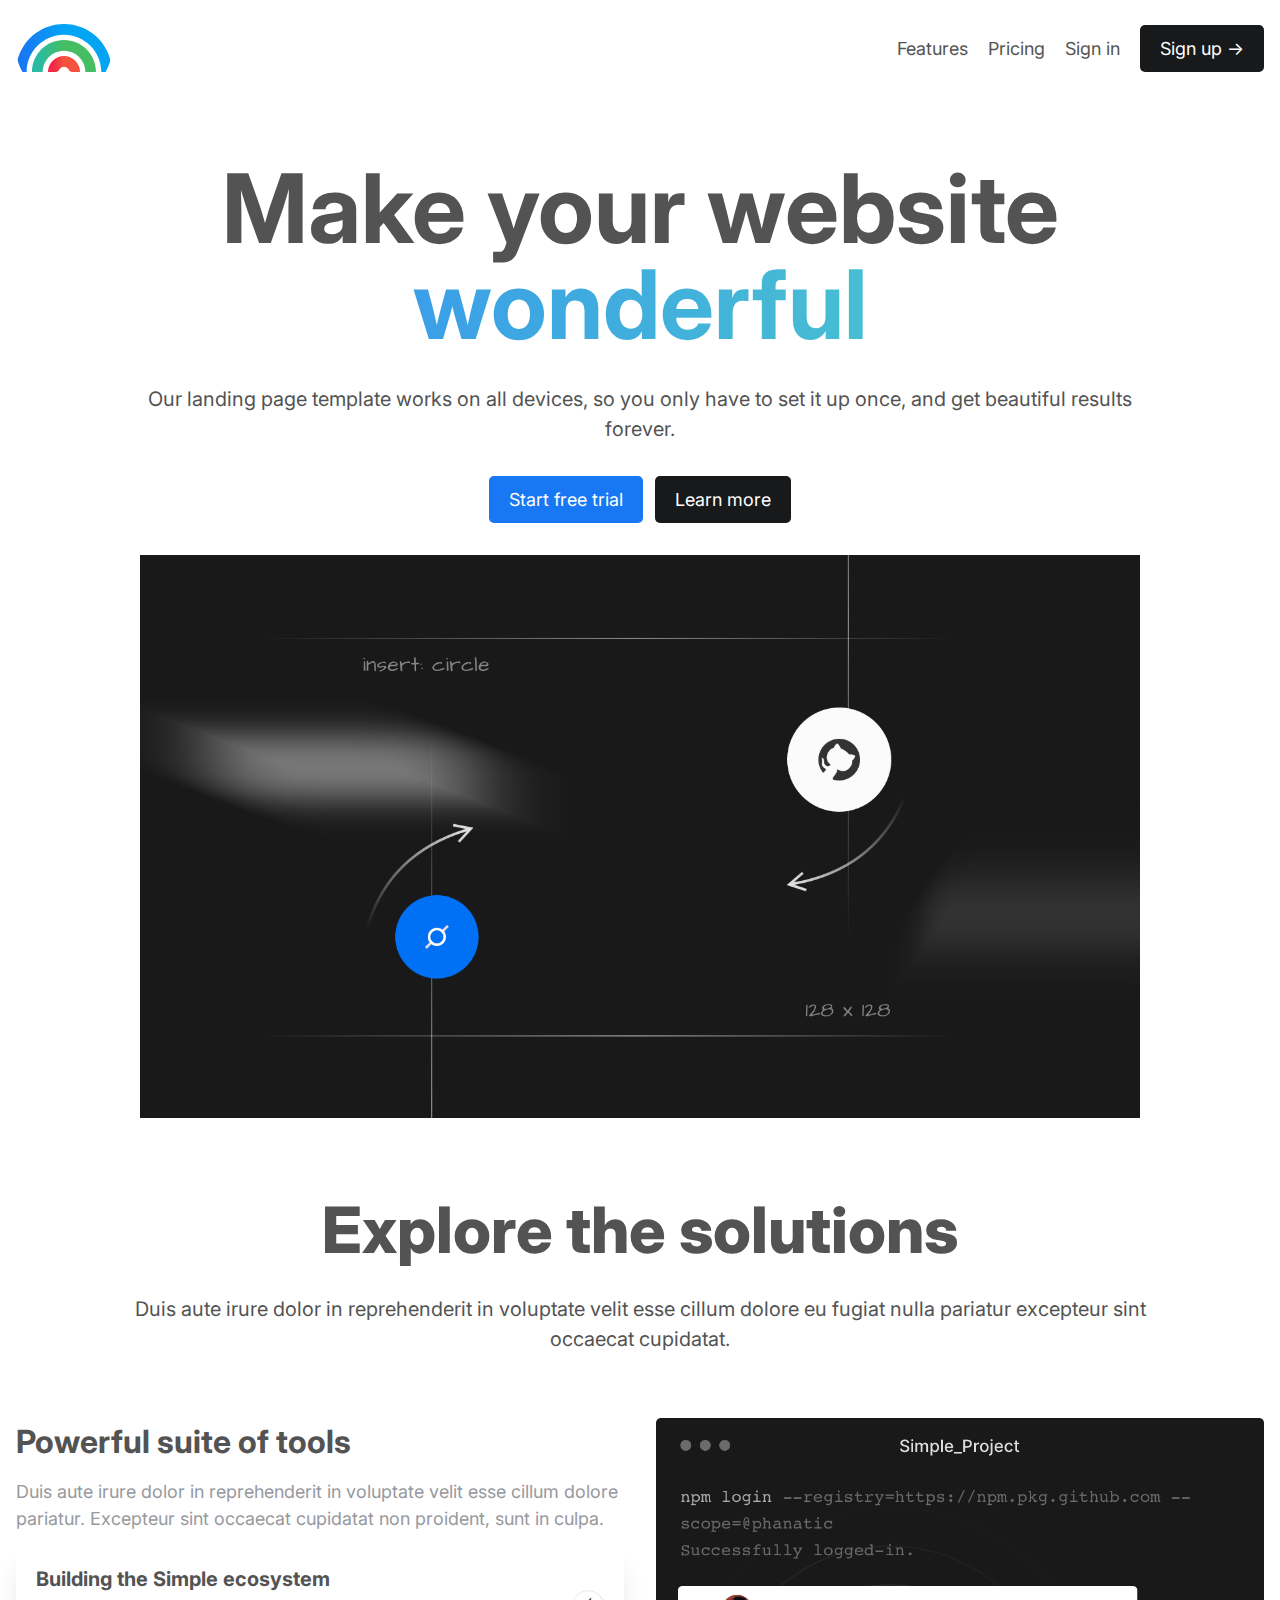
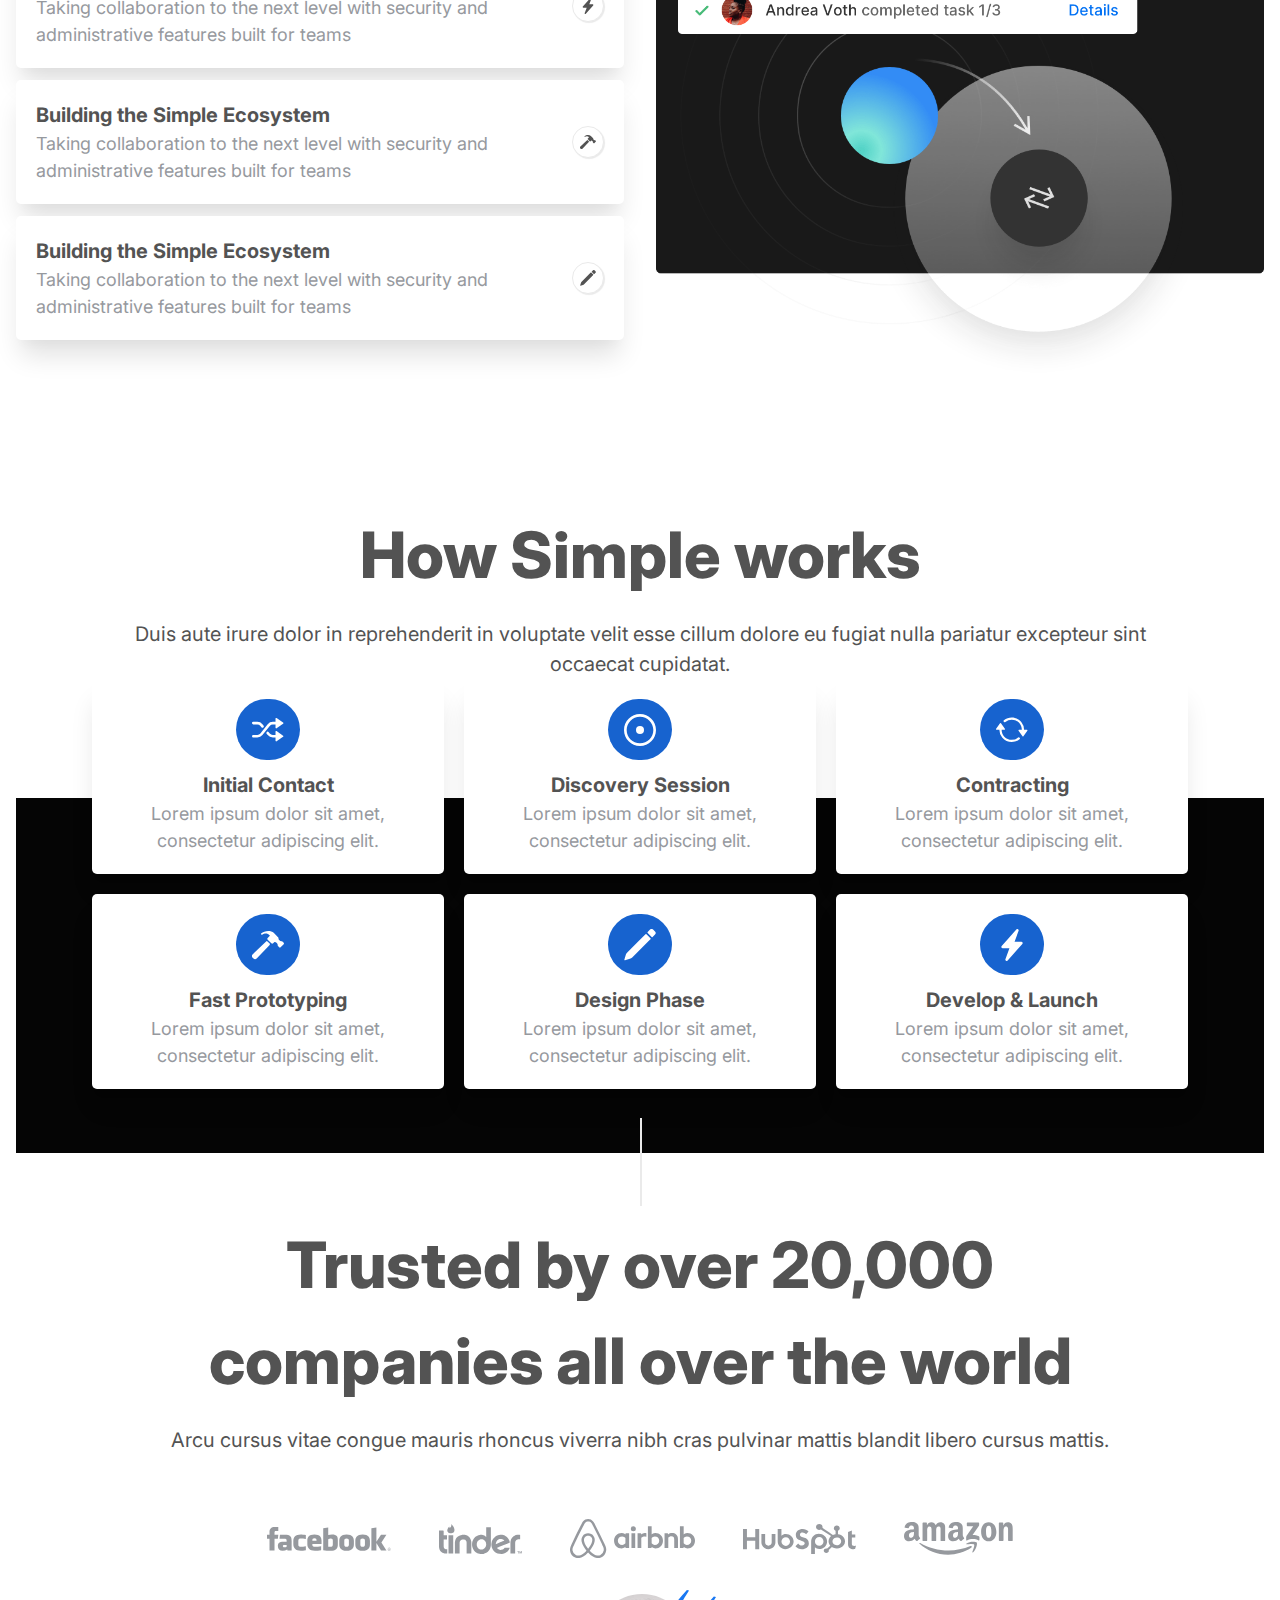
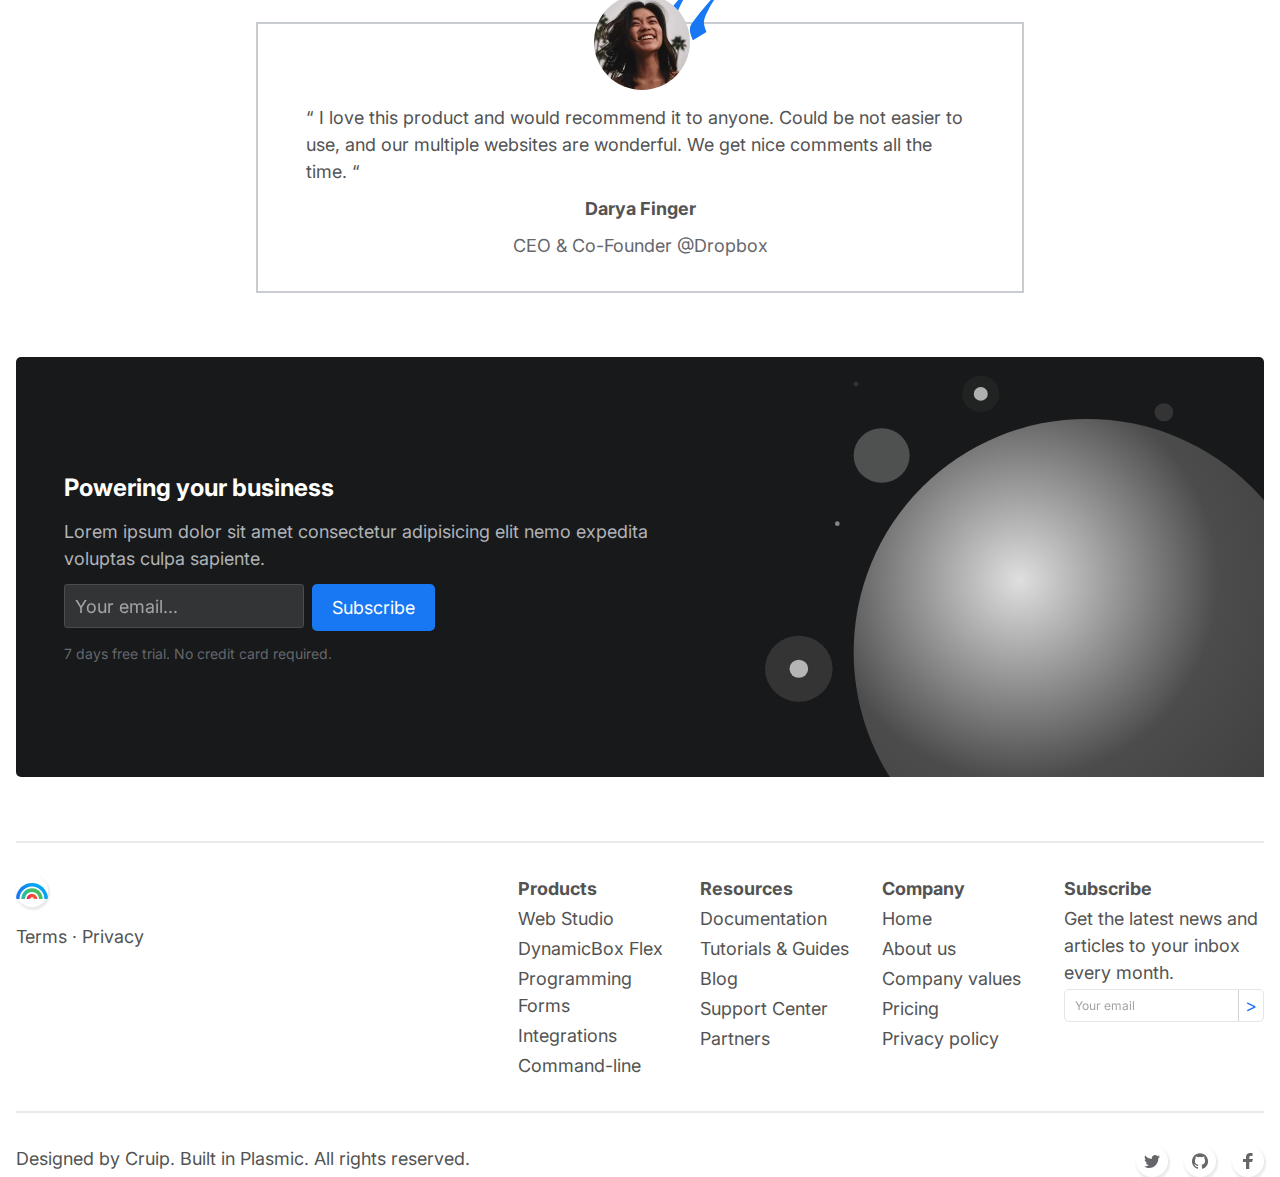
<file: home/index.html>
<!DOCTYPE html><html><head><meta charSet="utf-8"/><meta http-equiv="x-ua-compatible" content="ie=edge"/><meta name="viewport" content="width=device-width, initial-scale=1, shrink-to-fit=no"/><style data-href="/styles.91a72a6d317ba75fdd24.css" id="gatsby-global-css">@import url(https://fonts.googleapis.com/css2?family=Inter%3Aital%2Cwght%400%2C400%3B0%2C700%3B0%2C800&display=swap);.__wab_flex-container{display:flex;flex:1 1;align-self:stretch;width:100%;height:100%;pointer-events:none}.__wab_flex-container>*{pointer-events:auto}.__wab_slot{display:contents}.__wab_slot-string-wrapper{position:relative}.__wab_passthrough{display:contents}.plasmic__default_style-module--all--1UbrG{display:block;white-space:inherit;grid-row:auto;grid-column:auto;position:relative;background-size:100% 100%;background-repeat:no-repeat;box-shadow:none;box-sizing:border-box;-webkit-text-decoration-line:none;text-decoration-line:none;transition-property:all;transition-timing-function:ease;transition-delay:0s;transition-duration:0s;margin:0;border-width:0}.plasmic__default_style-module--img--3BDX8{display:inline-block}.plasmic__default_style-module--input--1PVjg{background:#fff}.plasmic__default_style-module--input--1PVjg,.plasmic__default_style-module--textarea--1cz8Q{padding:2px}.plasmic__default_style-module--button--3_B5-,.plasmic__default_style-module--input--1PVjg,.plasmic__default_style-module--textarea--1cz8Q{font-family:inherit;line-height:inherit;font-size:inherit;font-style:inherit;font-weight:inherit;color:inherit;text-transform:inherit;border:1px solid #d3d3d3}.plasmic__default_style-module--button--3_B5-{padding:2px 6px;background:none}.plasmic__default_style-module--code--1LHH8,.plasmic__default_style-module--pre--2aVdG{font-family:inherit;line-height:inherit}.plasmic__default_style-module--h1--2h2tI,.plasmic__default_style-module--h2--112cp,.plasmic__default_style-module--h3---Fie0,.plasmic__default_style-module--h4--1yYvn,.plasmic__default_style-module--h5--12U7O,.plasmic__default_style-module--h6--27iIr{font-size:inherit;font-weight:inherit}.plasmic__default_style-module--address--2aj4K{font-style:inherit}.plasmic__default_style-module--ol--3i5It,.plasmic__default_style-module--ul--3kAOj{list-style-type:none;padding:0}.plasmic__default_style-module--select--1O5j4{padding:2px 6px}.plasmic__default_style-module--li--6LkRE{list-style-type:none}.plasmic__default_style-module--plasmic_default__component_wrapper--3eZ8u{display:grid}.plasmic__default_style-module--__wab_text--2GF2O{display:inline-block}.plasmic__default_style-module--plasmic_page_wrapper--vaaM6{display:flex;width:100%;min-height:100vh;align-items:stretch;align-self:start}.plasmic__default_style-module--plasmic_page_wrapper--vaaM6>*{height:auto!important}.plasmic_copy_of_simple_light_landing_page-module--root_reset--8rH9E{font-family:Inter;font-size:18px;font-weight:400;font-style:normal;color:#535353;text-align:left;text-transform:none;line-height:1.5;letter-spacing:normal;white-space:pre-wrap}.PlasmicAvatar-module--root--2m3Dq{display:flex;width:96px;height:96px;position:relative;overflow:hidden;border-radius:48px}.PlasmicAvatar-module--img--6iNrk{position:relative;-o-object-fit:cover;object-fit:cover;width:100%;height:100%;min-width:0;min-height:0}.PlasmicLinkButton-module--root--3bn2I{display:inline-flex;width:auto;height:auto;position:relative;border-radius:5px;padding:10px 20px}.PlasmicLinkButton-module--root__type_solidBlue--3c0aR{background:#1877f2}.PlasmicLinkButton-module--root__type_solidBlack--3VAo8{background:#18191a}.PlasmicLinkButton-module--root__type_outlineBlue--1z7SG{border:1px solid #1877f2}.PlasmicLinkButton-module--root__type_small--3LC1w{padding:0}.PlasmicLinkButton-module--root__type_solidBlue--3c0aR:hover{background:#1763cf}.PlasmicLinkButton-module--root__type_solidBlack--3VAo8:hover{background:#323436}.PlasmicLinkButton-module--slotText__type_solidBlack--tDepA,.PlasmicLinkButton-module--slotText__type_solidBlue--1C_0R{color:#fff}.PlasmicLinkButton-module--slotText__type_outlineBlue--1Nf3x{color:#1877f2}.PlasmicHeader-module--root--1OKil{display:flex;width:100%;height:auto;position:relative;justify-content:space-between;min-width:0}.PlasmicHeader-module--avatar--3XP1x.__wab_instance{position:relative;flex-shrink:0}.PlasmicHeader-module--svg--2Jk06{position:relative;-o-object-fit:cover;object-fit:cover;width:100%;height:100%;min-width:0;min-height:0}.PlasmicHeader-module--box--3d_am{display:inline-flex;position:relative;flex-direction:row;width:auto}.PlasmicHeader-module--box--3d_am>.__wab_flex-container{flex-direction:row;align-items:center;justify-content:flex-start;margin-left:-20px;width:calc(100% + 20px)}.PlasmicHeader-module--box--3d_am>.__wab_flex-container>*,.PlasmicHeader-module--box--3d_am>.__wab_flex-container>.__wab_slot>*{margin-left:20px}@media (min-width:0px) and (max-width:768px){.PlasmicHeader-module--box--3d_am>.__wab_flex-container{margin-left:-16px;width:calc(100% + 16px);margin-top:0;height:100%}}@media (min-width:0px) and (max-width:768px){.PlasmicHeader-module--box--3d_am>.__wab_flex-container>*,.PlasmicHeader-module--box--3d_am>.__wab_flex-container>.__wab_slot>*{margin-left:16px;margin-top:0}}.PlasmicHeader-module--linkButton__nbgu0--2HfEi.__wab_instance,.PlasmicHeader-module--linkButton__nyrQo--3NQT3.__wab_instance,.PlasmicHeader-module--linkButton__xtEre--2Bl1x.__wab_instance,.PlasmicHeader-module--linkButton__ycK7V--g20eY.__wab_instance{position:relative}.PlasmicTopSection-module--root--38D0H{height:auto}.PlasmicTopSection-module--box__qpXjf--2Boca,.PlasmicTopSection-module--root--38D0H{display:flex;width:100%;position:relative;flex-direction:column;min-width:0}.PlasmicTopSection-module--box__qpXjf--2Boca>.__wab_flex-container{flex-direction:column;align-items:center;justify-content:flex-start;margin-top:-32px;height:calc(100% + 32px)}.PlasmicTopSection-module--box__qpXjf--2Boca>.__wab_flex-container>*,.PlasmicTopSection-module--box__qpXjf--2Boca>.__wab_flex-container>.__wab_slot>*{margin-top:32px}.PlasmicTopSection-module--box__fg4Vi--2d0Z3{display:flex;position:relative;flex-direction:column;width:100%;max-width:1000px;min-width:0}.PlasmicTopSection-module--box__fg4Vi--2d0Z3>.__wab_flex-container{flex-direction:column;align-items:stretch;justify-content:flex-start;margin-top:-32px;height:calc(100% + 32px)}.PlasmicTopSection-module--box__fg4Vi--2d0Z3>.__wab_flex-container>*,.PlasmicTopSection-module--box__fg4Vi--2d0Z3>.__wab_flex-container>.__wab_slot>*{margin-top:32px}.PlasmicTopSection-module--box__hkoz2--3BC76{display:flex;position:relative;flex-direction:column;align-items:stretch;justify-content:flex-start}.PlasmicTopSection-module--box__sHrG9--2t1RI{font-size:96px;font-weight:700;text-align:center;line-height:1}@media (min-width:0px) and (max-width:768px){.PlasmicTopSection-module--box__sHrG9--2t1RI{font-size:48px}}.PlasmicTopSection-module--box___9ZxMj--p5Y0f{font-size:96px;font-weight:700;text-align:center;line-height:1;color:rgba(51,140,245,0);background:linear-gradient(90deg,#338cf5,#4fd1c5) 0 0/100% 100%;background-clip:text;-webkit-background-clip:text}@media (min-width:0px) and (max-width:768px){.PlasmicTopSection-module--box___9ZxMj--p5Y0f{font-size:48px}}.PlasmicTopSection-module--box___5Er3I--2w3UC{position:relative;font-size:20px;text-align:center}@media (min-width:0px) and (max-width:768px){.PlasmicTopSection-module--box___5Er3I--2w3UC{font-size:24px}}.PlasmicTopSection-module--box__hk7Y3--1TTdc{display:flex;position:relative;flex-direction:row}.PlasmicTopSection-module--box__hk7Y3--1TTdc>.__wab_flex-container{flex-direction:row;align-items:stretch;justify-content:flex-start;margin-left:-12px;width:calc(100% + 12px)}.PlasmicTopSection-module--box__hk7Y3--1TTdc>.__wab_flex-container>*,.PlasmicTopSection-module--box__hk7Y3--1TTdc>.__wab_flex-container>.__wab_slot>*{margin-left:12px}.PlasmicTopSection-module--linkButton__b5KBb--5cvmY.__wab_instance,.PlasmicTopSection-module--linkButton__xl5JA--K1hzN.__wab_instance{position:relative}.PlasmicTopSection-module--box__yJjAw--3dr51{display:flex;position:relative;flex-direction:column;align-items:center;justify-content:flex-start;width:100%;max-width:1000px;min-width:0}.PlasmicTopSection-module--img--2pnbt{position:relative;-o-object-fit:cover;object-fit:cover;width:100%;height:100%;min-width:0;min-height:0}.PlasmicSection-module--root--3_uoU{display:flex;width:100%;height:auto;position:relative;flex-direction:column;max-width:1024px;min-width:0}.PlasmicSection-module--root--3_uoU>.__wab_flex-container{flex-direction:column;justify-content:center;align-items:center;margin-top:-16px;height:calc(100% + 16px)}.PlasmicSection-module--root--3_uoU>.__wab_flex-container>*,.PlasmicSection-module--root--3_uoU>.__wab_flex-container>.__wab_slot>*{margin-top:16px}.PlasmicSection-module--slotTitle--2fV7o{font-size:64px;font-weight:800;text-align:center}@media (min-width:0px) and (max-width:768px){.PlasmicSection-module--slotTitle--2fV7o{font-size:48px}}.PlasmicSection-module--slotSubtitle--1tM0N{font-size:20px;text-align:center}@media (min-width:0px) and (max-width:768px){.PlasmicSection-module--slotSubtitle--1tM0N{font-size:24px}}.PlasmicFeatureCard-module--root--2QisE{display:flex;width:352px;height:195px;position:relative;flex-direction:column;box-shadow:0 20px 25px -5px rgba(0,0,0,.12),0 10px 10px -5px rgba(0,0,0,.02);border-radius:5px;padding:20px;background:#fff}.PlasmicFeatureCard-module--root--2QisE>.__wab_flex-container{flex-direction:column;justify-content:center;align-items:center;margin-top:-10px;height:calc(100% + 10px)}.PlasmicFeatureCard-module--root--2QisE>.__wab_flex-container>*,.PlasmicFeatureCard-module--root--2QisE>.__wab_flex-container>.__wab_slot>*{margin-top:10px}.PlasmicFeatureCard-module--root__long--p5eJm{height:auto;width:100%;display:flex;flex-direction:row;min-width:0}.PlasmicFeatureCard-module--root__long--p5eJm>.__wab_flex-container{flex-direction:row;justify-content:space-between;margin-left:-10px;width:calc(100% + 10px);margin-top:0;height:100%}.PlasmicFeatureCard-module--root__long--p5eJm>.__wab_flex-container>*,.PlasmicFeatureCard-module--root__long--p5eJm>.__wab_flex-container>.__wab_slot>*{margin-left:10px;margin-top:0}.PlasmicFeatureCard-module--box___5Iq7N--J4DzZ{display:flex;position:relative;flex-direction:row;align-items:center;justify-content:center;overflow:hidden;border-radius:32px}.PlasmicFeatureCard-module--box__trvzd--2zhP_{display:flex;position:relative;flex-direction:row;align-items:center;justify-content:center;width:64px;height:64px;flex-shrink:0;background:#1763cf}.PlasmicFeatureCard-module--svg__vgO0--3zxwj{position:relative;-o-object-fit:cover;object-fit:cover;width:48px;height:48px;flex-shrink:0}.PlasmicFeatureCard-module--box__y0DZq--2HJun{display:flex;position:relative;flex-direction:column;align-items:stretch;justify-content:flex-start}.PlasmicFeatureCard-module--box__long__y0DZq2Q697--Xwdww{align-items:flex-start}.PlasmicFeatureCard-module--slotTitle--3-A-s{font-size:20px;font-weight:700;text-align:center}.PlasmicFeatureCard-module--slotDescription--3E0bF{color:#96999e;text-align:center}.PlasmicFeatureCard-module--slotDescription__long--207s-{text-align:left}.PlasmicFeatureCard-module--box__wsZh--q8N3r{display:flex;position:relative;flex-direction:column;align-items:stretch;justify-content:flex-start}.PlasmicFeatureCard-module--box__long__wsZh2Q697--8uY-Y{width:32px;height:32px;overflow:hidden;justify-content:center;align-items:center;box-shadow:1px 1px 1px 0 #eaeaea;flex-shrink:0;border-radius:16px;background:#fff;border:1px solid #eaeaea}.PlasmicFeatureCard-module--svg___1U6Lz--CcwRq{width:16px;height:16px;position:relative;-o-object-fit:cover;object-fit:cover;flex-shrink:0}.PlasmicTestimonial-module--root--3uYDD{display:flex;position:relative;flex-direction:column;align-items:stretch;justify-content:flex-start}.PlasmicTestimonial-module--avatar--KL0hX.__wab_instance{position:absolute;left:44.01%;top:-28px;z-index:2;flex-shrink:0}.PlasmicTestimonial-module--img--1dGL8{position:relative;-o-object-fit:cover;object-fit:cover;width:100%;height:100%;min-width:0;min-height:0}.PlasmicTestimonial-module--svg--3OBb0{position:absolute;-o-object-fit:cover;object-fit:cover;width:64px;height:64px;left:52%;top:-40px;color:#1877f2;z-index:1;flex-shrink:0}.PlasmicTestimonial-module--box___15AEe--1oUlR{display:flex;width:100%;height:auto;max-width:768px;flex-direction:column;min-width:0;padding:80px 48px 32px;border:2px solid #c9ccd1}.PlasmicTestimonial-module--box___15AEe--1oUlR>.__wab_flex-container{flex-direction:column;align-items:center;justify-content:center;margin-top:-10px;height:calc(100% + 10px)}.PlasmicTestimonial-module--box___15AEe--1oUlR>.__wab_flex-container>*,.PlasmicTestimonial-module--box___15AEe--1oUlR>.__wab_flex-container>.__wab_slot>*{margin-top:10px}.PlasmicTestimonial-module--box__h7GvY--2sTme{position:relative}.PlasmicTestimonial-module--box___8N2K--Wxa24{position:relative;font-weight:700}.PlasmicTestimonial-module--box__p4LSf--3DYLt{position:relative;color:#65676b}.PlasmicHomeCta-module--root--zSPO0{display:flex;width:100%;height:auto;position:relative;justify-content:space-between;max-height:420px;min-width:0;border-radius:5px;background:#18191a}.PlasmicHomeCta-module--box__e8TyT--5DzUF{display:flex;position:relative;flex-direction:column;width:60%;padding:32px 48px}.PlasmicHomeCta-module--box__e8TyT--5DzUF>.__wab_flex-container{flex-direction:column;align-items:stretch;justify-content:center;margin-top:-12px;height:calc(100% + 12px)}.PlasmicHomeCta-module--box__e8TyT--5DzUF>.__wab_flex-container>*,.PlasmicHomeCta-module--box__e8TyT--5DzUF>.__wab_flex-container>.__wab_slot>*{margin-top:12px}@media (min-width:0px) and (max-width:768px){.PlasmicHomeCta-module--box__e8TyT--5DzUF{width:100%;min-width:0}}.PlasmicHomeCta-module--box___8Psyn--3a1fn{position:relative;color:#fff;font-size:24px;font-weight:700}.PlasmicHomeCta-module--box__peZmI--3pPny{position:relative;color:#b0b3b8}.PlasmicHomeCta-module--box___5O7Qk--2ou36{display:flex;position:relative;flex-direction:row}.PlasmicHomeCta-module--box___5O7Qk--2ou36>.__wab_flex-container{flex-direction:row;align-items:stretch;justify-content:flex-start;margin-left:-8px;width:calc(100% + 8px)}.PlasmicHomeCta-module--box___5O7Qk--2ou36>.__wab_flex-container>*,.PlasmicHomeCta-module--box___5O7Qk--2ou36>.__wab_flex-container>.__wab_slot>*{margin-left:8px}@media (min-width:0px) and (max-width:768px){.PlasmicHomeCta-module--box___5O7Qk--2ou36{display:flex;flex-direction:column}}@media (min-width:0px) and (max-width:768px){.PlasmicHomeCta-module--box___5O7Qk--2ou36>.__wab_flex-container{flex-direction:column;align-items:flex-start;margin-left:0;width:100%;margin-top:-8px;height:calc(100% + 8px)}}@media (min-width:0px) and (max-width:768px){.PlasmicHomeCta-module--box___5O7Qk--2ou36>.__wab_flex-container>*,.PlasmicHomeCta-module--box___5O7Qk--2ou36>.__wab_flex-container>.__wab_slot>*{margin-left:0;margin-top:8px}}.PlasmicHomeCta-module--textbox--tqgA-{position:relative;width:240px;color:#fff;padding-left:10px;padding-right:10px;height:44px;flex-shrink:0;border-radius:3px;background:#323436;border:1px solid #4a4c4f}@media (min-width:0px) and (max-width:768px){.PlasmicHomeCta-module--textbox--tqgA-{width:100%;min-width:0}}.PlasmicHomeCta-module--linkButton--RyKKl.__wab_instance{position:relative}.PlasmicHomeCta-module--box__qTv5I--3Ilh8{position:relative;color:#65676b;font-size:14px}.PlasmicHomeCta-module--box__xvegX--222er{display:flex;position:relative;flex-direction:column;align-items:stretch;justify-content:flex-start;width:40%}.PlasmicHomeCta-module--svg--18rOK{position:relative;-o-object-fit:cover;object-fit:cover;width:100%;height:100%;min-width:0;min-height:0}.PlasmicIconLink-module--root--2D3Tq{display:flex;width:32px;height:32px;position:relative}.PlasmicIconLink-module--box--3OLIp{display:flex;position:relative;flex-direction:row;align-items:center;justify-content:center;width:100%;height:100%;box-shadow:1px 2px 2px 1px #eaeaea;min-width:0;min-height:0;border-radius:16px;background:#fff}.PlasmicIconLink-module--slotIcon--yaEm8{color:#18191a}.PlasmicIconLink-module--svg--3YnZ9{position:relative;-o-object-fit:cover;object-fit:cover;color:#65676b;width:32px;height:32px;flex-shrink:0}.PlasmicFooter-module--root--2CerS{display:flex;width:100%;height:auto;position:relative;flex-direction:column;min-width:0}.PlasmicFooter-module--root--2CerS>.__wab_flex-container{flex-direction:column;margin-top:-32px;height:calc(100% + 32px)}.PlasmicFooter-module--root--2CerS>.__wab_flex-container>*,.PlasmicFooter-module--root--2CerS>.__wab_flex-container>.__wab_slot>*{margin-top:32px}.PlasmicFooter-module--box__qf2IX--kGx35{display:block;position:relative;width:100%;height:1px;min-width:0;flex-shrink:0;border:1px solid #eaeaea}.PlasmicFooter-module--box__m8Knj--1r6xq{display:flex;position:relative;flex-direction:row;left:auto;top:auto;width:100%;height:auto;min-width:0}.PlasmicFooter-module--box__m8Knj--1r6xq>.__wab_flex-container{flex-direction:row;align-items:stretch;justify-content:space-between;margin-left:-20px;width:calc(100% + 20px)}.PlasmicFooter-module--box__m8Knj--1r6xq>.__wab_flex-container>*,.PlasmicFooter-module--box__m8Knj--1r6xq>.__wab_flex-container>.__wab_slot>*{margin-left:20px}@media (min-width:0px) and (max-width:768px){.PlasmicFooter-module--box__m8Knj--1r6xq{display:flex;flex-direction:column}}@media (min-width:0px) and (max-width:768px){.PlasmicFooter-module--box__m8Knj--1r6xq>.__wab_flex-container{flex-direction:column;margin-left:0;width:100%;margin-top:-32px;height:calc(100% + 32px)}}@media (min-width:0px) and (max-width:768px){.PlasmicFooter-module--box__m8Knj--1r6xq>.__wab_flex-container>*,.PlasmicFooter-module--box__m8Knj--1r6xq>.__wab_flex-container>.__wab_slot>*{margin-left:0;margin-top:32px}}.PlasmicFooter-module--box___0McAt--3htCD{display:flex;position:relative;flex-direction:column;width:128px;flex-shrink:0}.PlasmicFooter-module--box___0McAt--3htCD>.__wab_flex-container{flex-direction:column;align-items:stretch;justify-content:flex-start;margin-top:-16px;height:calc(100% + 16px)}.PlasmicFooter-module--box___0McAt--3htCD>.__wab_flex-container>*,.PlasmicFooter-module--box___0McAt--3htCD>.__wab_flex-container>.__wab_slot>*{margin-top:16px}.PlasmicFooter-module--iconLink__iYPeK--3mLbQ.__wab_instance{position:relative;flex-shrink:0}.PlasmicFooter-module--svg___5JYnN--1H6iZ{position:relative;-o-object-fit:cover;object-fit:cover;color:#65676b;width:32px;height:32px}.PlasmicFooter-module--box__d5KFk--32rFx{display:flex;position:relative;flex-direction:row;align-items:stretch;justify-content:flex-start}.PlasmicFooter-module--link__bozh1--2SVOQ{color:#535353}.PlasmicFooter-module--root--2CerS .PlasmicFooter-module--link__bozh1--2SVOQ:hover{-webkit-text-decoration-line:underline;text-decoration-line:underline;color:#050505}.PlasmicFooter-module--box__hjTcn--G2SHB{position:relative}.PlasmicFooter-module--link__u9Q3Q--2mFsl{position:relative;color:#535353}.PlasmicFooter-module--root--2CerS .PlasmicFooter-module--link__u9Q3Q--2mFsl:hover{-webkit-text-decoration-line:underline;text-decoration-line:underline;color:#050505}.PlasmicFooter-module--box__mb30Z--39eH7{display:flex;position:relative;flex-direction:row}.PlasmicFooter-module--box__mb30Z--39eH7>.__wab_flex-container{flex-direction:row;align-items:stretch;justify-content:flex-end;margin-left:-32px;width:calc(100% + 32px)}.PlasmicFooter-module--box__mb30Z--39eH7>.__wab_flex-container>*,.PlasmicFooter-module--box__mb30Z--39eH7>.__wab_flex-container>.__wab_slot>*{margin-left:32px}@media (min-width:0px) and (max-width:768px){.PlasmicFooter-module--box__mb30Z--39eH7{display:flex;flex-direction:column}}@media (min-width:0px) and (max-width:768px){.PlasmicFooter-module--box__mb30Z--39eH7>.__wab_flex-container{flex-direction:column;margin-left:0;width:100%;margin-top:-32px;height:calc(100% + 32px)}}@media (min-width:0px) and (max-width:768px){.PlasmicFooter-module--box__mb30Z--39eH7>.__wab_flex-container>*,.PlasmicFooter-module--box__mb30Z--39eH7>.__wab_flex-container>.__wab_slot>*{margin-left:0;margin-top:32px}}.PlasmicFooter-module--box__zNfzB--xd5-u{display:flex;position:relative;flex-direction:column;width:150px;flex-shrink:0}.PlasmicFooter-module--box__zNfzB--xd5-u>.__wab_flex-container{flex-direction:column;align-items:stretch;justify-content:flex-start;margin-top:-3px;height:calc(100% + 3px)}.PlasmicFooter-module--box__zNfzB--xd5-u>.__wab_flex-container>*,.PlasmicFooter-module--box__zNfzB--xd5-u>.__wab_flex-container>.__wab_slot>*{margin-top:3px}.PlasmicFooter-module--box___1Qd9--2A9Vb{position:relative;font-weight:700}.PlasmicFooter-module--link___3VNYs--4OttK{position:relative;color:#535353}.PlasmicFooter-module--root--2CerS .PlasmicFooter-module--link___3VNYs--4OttK:hover{color:#050505}.PlasmicFooter-module--link__lvKHj--ta0iS{position:relative;color:#535353}.PlasmicFooter-module--root--2CerS .PlasmicFooter-module--link__lvKHj--ta0iS:hover{color:#050505}.PlasmicFooter-module--link__crm5W--3DgKm{position:relative;color:#535353}.PlasmicFooter-module--root--2CerS .PlasmicFooter-module--link__crm5W--3DgKm:hover{color:#050505}.PlasmicFooter-module--link__hIlW--34BNN{position:relative;color:#535353}.PlasmicFooter-module--root--2CerS .PlasmicFooter-module--link__hIlW--34BNN:hover{color:#050505}.PlasmicFooter-module--link___6Lvu2--1BzhH{position:relative;color:#535353}.PlasmicFooter-module--root--2CerS .PlasmicFooter-module--link___6Lvu2--1BzhH:hover{color:#050505}.PlasmicFooter-module--box__wVbku--20k-P{display:flex;position:relative;flex-direction:column;width:150px;flex-shrink:0}.PlasmicFooter-module--box__wVbku--20k-P>.__wab_flex-container{flex-direction:column;align-items:stretch;justify-content:flex-start;margin-top:-3px;height:calc(100% + 3px)}.PlasmicFooter-module--box__wVbku--20k-P>.__wab_flex-container>*,.PlasmicFooter-module--box__wVbku--20k-P>.__wab_flex-container>.__wab_slot>*{margin-top:3px}.PlasmicFooter-module--box__pTaM--170KI{position:relative;font-weight:700}.PlasmicFooter-module--link__j79T5--17F7g{position:relative;color:#535353}.PlasmicFooter-module--root--2CerS .PlasmicFooter-module--link__j79T5--17F7g:hover{color:#050505}.PlasmicFooter-module--link__rCi--iOX7k{position:relative;color:#535353}.PlasmicFooter-module--root--2CerS .PlasmicFooter-module--link__rCi--iOX7k:hover{color:#050505}.PlasmicFooter-module--link__qhdz--3EPoh{position:relative;color:#535353}.PlasmicFooter-module--root--2CerS .PlasmicFooter-module--link__qhdz--3EPoh:hover{color:#050505}.PlasmicFooter-module--link__cybwQ--2OZvQ{position:relative;color:#535353}.PlasmicFooter-module--root--2CerS .PlasmicFooter-module--link__cybwQ--2OZvQ:hover{color:#050505}.PlasmicFooter-module--link__gG9Zl--2wSUI{position:relative;color:#535353}.PlasmicFooter-module--root--2CerS .PlasmicFooter-module--link__gG9Zl--2wSUI:hover{color:#050505}.PlasmicFooter-module--box__zaIr1--MVcaY{display:flex;flex-direction:column;width:150px;flex-shrink:0}.PlasmicFooter-module--box__zaIr1--MVcaY>.__wab_flex-container{flex-direction:column;align-items:stretch;justify-content:flex-start;margin-top:-3px;height:calc(100% + 3px)}.PlasmicFooter-module--box__zaIr1--MVcaY>.__wab_flex-container>*,.PlasmicFooter-module--box__zaIr1--MVcaY>.__wab_flex-container>.__wab_slot>*{margin-top:3px}.PlasmicFooter-module--box__j2Ga0--1LEL_{position:relative;font-weight:700}.PlasmicFooter-module--link__nnUZi--qGTCJ{position:relative;color:#535353}.PlasmicFooter-module--root--2CerS .PlasmicFooter-module--link__nnUZi--qGTCJ:hover{color:#050505}.PlasmicFooter-module--link__saBmn--1gsIb{position:relative;color:#535353}.PlasmicFooter-module--root--2CerS .PlasmicFooter-module--link__saBmn--1gsIb:hover{color:#050505}.PlasmicFooter-module--link__zmNmF--3qOhB{position:relative;color:#535353}.PlasmicFooter-module--root--2CerS .PlasmicFooter-module--link__zmNmF--3qOhB:hover{color:#050505}.PlasmicFooter-module--link__hcxKx--21gp6{position:relative;color:#535353}.PlasmicFooter-module--root--2CerS .PlasmicFooter-module--link__hcxKx--21gp6:hover{color:#050505}.PlasmicFooter-module--link__wkIT--vJsD3{position:relative;color:#535353}.PlasmicFooter-module--root--2CerS .PlasmicFooter-module--link__wkIT--vJsD3:hover{color:#050505}.PlasmicFooter-module--box__ds40V--3J0Hx{display:flex;position:relative;flex-direction:column;width:200px;flex-shrink:0}.PlasmicFooter-module--box__ds40V--3J0Hx>.__wab_flex-container{flex-direction:column;align-items:stretch;justify-content:flex-start;margin-top:-3px;height:calc(100% + 3px)}.PlasmicFooter-module--box__ds40V--3J0Hx>.__wab_flex-container>*,.PlasmicFooter-module--box__ds40V--3J0Hx>.__wab_flex-container>.__wab_slot>*{margin-top:3px}.PlasmicFooter-module--box__usVt--3L5xb{position:relative;font-weight:700}.PlasmicFooter-module--box__fm8L--2VJ4k{position:relative}.PlasmicFooter-module--box__m3Qyv--3o4HR{display:flex;position:relative;flex-direction:row;align-items:center;justify-content:center;width:100%;min-width:0;border-radius:5px;border:1px solid #e4e6eb}.PlasmicFooter-module--textbox--3fcmB{position:relative;width:100%;padding-left:10px;padding-right:10px;font-size:12px;min-width:0;border-width:0}.PlasmicFooter-module--button--1GopZ{position:relative;color:#1877f2;border-width:0 0 0 1px;border-left-style:solid}.PlasmicFooter-module--box__eiVkT--2fYeb{display:block;position:relative;width:100%;height:1px;min-width:0;flex-shrink:0;border:1px solid #eaeaea}.PlasmicFooter-module--box__d4Dou--2XHix{display:flex;position:relative;flex-direction:row;align-items:stretch;justify-content:space-between;left:auto;top:auto;width:100%;height:auto;min-width:0}@media (min-width:0px) and (max-width:768px){.PlasmicFooter-module--box__d4Dou--2XHix{display:flex;flex-direction:column}}@media (min-width:0px) and (max-width:768px){.PlasmicFooter-module--box__d4Dou--2XHix>.__wab_flex-container{flex-direction:column;margin-left:0;width:100%;margin-top:-8px;height:calc(100% + 8px)}}@media (min-width:0px) and (max-width:768px){.PlasmicFooter-module--box__d4Dou--2XHix>.__wab_flex-container>*,.PlasmicFooter-module--box__d4Dou--2XHix>.__wab_flex-container>.__wab_slot>*{margin-left:0;margin-top:8px}}.PlasmicFooter-module--box___59KDo--2fU2d{display:flex;position:relative;flex-direction:row;align-items:stretch;justify-content:flex-start}.PlasmicFooter-module--link__lBc1--1IWOY{position:relative;color:#535353;height:auto}.PlasmicFooter-module--root--2CerS .PlasmicFooter-module--link__lBc1--1IWOY:hover{-webkit-text-decoration-line:underline;text-decoration-line:underline}.PlasmicFooter-module--link___8OgFh--1FhMe{position:relative;color:#535353}.PlasmicFooter-module--root--2CerS .PlasmicFooter-module--link___8OgFh--1FhMe:hover{-webkit-text-decoration-line:underline;text-decoration-line:underline}.PlasmicFooter-module--box__kyHnQ--HUjBv{position:relative;height:auto;width:auto;display:inline-block}.PlasmicFooter-module--box__zVMrK--2f3cR{display:flex;position:relative;flex-direction:row}.PlasmicFooter-module--box__zVMrK--2f3cR>.__wab_flex-container{flex-direction:row;align-items:stretch;justify-content:flex-start;margin-left:-16px;width:calc(100% + 16px)}.PlasmicFooter-module--box__zVMrK--2f3cR>.__wab_flex-container>*,.PlasmicFooter-module--box__zVMrK--2f3cR>.__wab_flex-container>.__wab_slot>*{margin-left:16px}.PlasmicFooter-module--iconLink__sst7W--pxLnN.__wab_instance{position:relative;flex-shrink:0}.PlasmicFooter-module--svg__cC0C--1Z917{position:relative;-o-object-fit:cover;object-fit:cover;color:#65676b;width:32px;height:32px}.PlasmicFooter-module--root--2CerS .PlasmicFooter-module--svg__cC0C--1Z917:hover{color:#18191a}.PlasmicFooter-module--iconLink__olvlj--1neZ-.__wab_instance{position:relative;flex-shrink:0}.PlasmicFooter-module--svg___02WNu--3cfca{position:relative;-o-object-fit:cover;object-fit:cover;color:#65676b;width:32px;height:32px}.PlasmicFooter-module--root--2CerS .PlasmicFooter-module--svg___02WNu--3cfca:hover{color:#18191a}.PlasmicFooter-module--iconLink___1PZ0L--2Y_iG.__wab_instance{position:relative;flex-shrink:0}.PlasmicFooter-module--svg___2Ot7N--3ipRf{position:relative;-o-object-fit:cover;object-fit:cover;color:#65676b;width:32px;height:32px}.PlasmicFooter-module--root--2CerS .PlasmicFooter-module--svg___2Ot7N--3ipRf:hover{color:#18191a}.PlasmicHome-module--root--wZZnb{display:flex;position:relative;flex-direction:column;align-items:center;justify-content:flex-start;width:100%;height:100%;padding-right:16px;padding-left:16px;min-width:0;min-height:0}@media (min-width:0px) and (max-width:768px){.PlasmicHome-module--root--wZZnb{width:100%;height:100%;min-width:0;min-height:0}}.PlasmicHome-module--box__abgwu--22GaB{display:flex;width:100%;height:auto;flex-direction:column;max-width:1600px;min-width:0}.PlasmicHome-module--box__abgwu--22GaB>.__wab_flex-container{flex-direction:column;justify-content:flex-start;align-items:center;margin-top:-64px;height:calc(100% + 64px)}.PlasmicHome-module--box__abgwu--22GaB>.__wab_flex-container>*,.PlasmicHome-module--box__abgwu--22GaB>.__wab_flex-container>.__wab_slot>*{margin-top:64px}.PlasmicHome-module--header--APV6c.__wab_instance,.PlasmicHome-module--section__kdQCi--1AUmj.__wab_instance,.PlasmicHome-module--topSection--1Wqt1.__wab_instance{position:relative}.PlasmicHome-module--box__apiHy--3o-x7{display:flex;position:relative;flex-direction:row;width:100%;min-width:0}.PlasmicHome-module--box__apiHy--3o-x7>.__wab_flex-container{flex-direction:row;align-items:stretch;justify-content:flex-start;margin-left:-32px;width:calc(100% + 32px)}.PlasmicHome-module--box__apiHy--3o-x7>.__wab_flex-container>*,.PlasmicHome-module--box__apiHy--3o-x7>.__wab_flex-container>.__wab_slot>*{margin-left:32px}@media (min-width:0px) and (max-width:768px){.PlasmicHome-module--box__apiHy--3o-x7{display:flex;flex-direction:column}}@media (min-width:0px) and (max-width:768px){.PlasmicHome-module--box__apiHy--3o-x7>.__wab_flex-container{flex-direction:column;justify-content:flex-start;align-items:center;margin-left:0;width:100%;margin-top:-12px;height:calc(100% + 12px)}}@media (min-width:0px) and (max-width:768px){.PlasmicHome-module--box__apiHy--3o-x7>.__wab_flex-container>*,.PlasmicHome-module--box__apiHy--3o-x7>.__wab_flex-container>.__wab_slot>*{margin-left:0;margin-top:12px}}.PlasmicHome-module--box__oLl2U--3P_ZD{display:flex;position:relative;flex-direction:column;width:50%}.PlasmicHome-module--box__oLl2U--3P_ZD>.__wab_flex-container{flex-direction:column;align-items:stretch;justify-content:flex-start;margin-top:-12px;height:calc(100% + 12px)}.PlasmicHome-module--box__oLl2U--3P_ZD>.__wab_flex-container>*,.PlasmicHome-module--box__oLl2U--3P_ZD>.__wab_flex-container>.__wab_slot>*{margin-top:12px}@media (min-width:0px) and (max-width:768px){.PlasmicHome-module--box__oLl2U--3P_ZD{width:100%;min-width:0}}.PlasmicHome-module--box__vPnFa--1g9X9{position:relative;font-size:32px;font-weight:700}.PlasmicHome-module--box__fc6L8--363MP{position:relative;color:#96999e}.PlasmicHome-module--featureCard__aRsqb--3ZfrV.__wab_instance{position:relative}.PlasmicHome-module--svg__wSRtw--Usk9-{width:16px;height:16px;position:relative;-o-object-fit:cover;object-fit:cover}.PlasmicHome-module--featureCard__xmpgk--15XF2.__wab_instance{position:relative}.PlasmicHome-module--svg__mQoK--2uJ9o{width:16px;height:16px;position:relative;-o-object-fit:cover;object-fit:cover}.PlasmicHome-module--featureCard__nqYj9--2fwoo.__wab_instance{position:relative}.PlasmicHome-module--svg__ybJ1G--2-v1a{width:16px;height:16px;position:relative;-o-object-fit:cover;object-fit:cover}.PlasmicHome-module--box__k6HAu--3U201{display:flex;position:relative;flex-direction:column;align-items:stretch;justify-content:flex-start;width:50%}@media (min-width:0px) and (max-width:768px){.PlasmicHome-module--box__k6HAu--3U201{width:100%;min-width:0}}.PlasmicHome-module--img__uNsMj--3uRmB{position:relative;-o-object-fit:cover;object-fit:cover;width:100%;min-width:0}.PlasmicHome-module--img__h01Bm--3CHhG{position:absolute;-o-object-fit:cover;object-fit:cover;left:0;top:30%;width:90%}.PlasmicHome-module--box__ebqnh--9TeG7{display:flex;position:relative;flex-direction:column;align-items:center;justify-content:flex-start;width:100%;min-width:0;padding:64px}.PlasmicHome-module--box___3QamZ--31egE{display:block;position:absolute;flex-direction:column;align-items:stretch;justify-content:flex-start;left:0;top:50%;height:50%;width:100%;background:#050505}.PlasmicHome-module--section__y5H1---2G2I.__wab_instance{position:relative}.PlasmicHome-module--box___7LJ8K--NuNVf{display:flex;flex-direction:row;width:100%;min-width:0}.PlasmicHome-module--box___7LJ8K--NuNVf>.__wab_flex-container{flex-direction:row;align-items:center;justify-content:center;flex-wrap:wrap;margin-left:-20px;width:calc(100% + 20px);margin-top:-20px;height:calc(100% + 20px)}.PlasmicHome-module--box___7LJ8K--NuNVf>.__wab_flex-container>*,.PlasmicHome-module--box___7LJ8K--NuNVf>.__wab_flex-container>.__wab_slot>*{margin-left:20px;margin-top:20px}.PlasmicHome-module--featureCard__iWja--1OLe6.__wab_instance{position:relative;flex-shrink:0}.PlasmicHome-module--svg__pkjvi--HVrXI{position:relative;-o-object-fit:cover;object-fit:cover;width:32px;height:32px;color:#fff}.PlasmicHome-module--featureCard__zdnbr--lUVOD.__wab_instance{position:relative;flex-shrink:0}.PlasmicHome-module--svg__eMeO0--3D9Uq{position:relative;-o-object-fit:cover;object-fit:cover;width:32px;height:32px;color:#fff}.PlasmicHome-module--featureCard__mn1G6--17fTy.__wab_instance{position:relative;flex-shrink:0}.PlasmicHome-module--svg___9Mjg2--Y-tau{position:relative;-o-object-fit:cover;object-fit:cover;width:32px;height:32px;color:#fff}.PlasmicHome-module--featureCard__ztzPz---L4Wp.__wab_instance{position:relative;flex-shrink:0}.PlasmicHome-module--svg__y119J--1-7FK{position:relative;-o-object-fit:cover;object-fit:cover;width:32px;height:32px;color:#fff}.PlasmicHome-module--featureCard___8SZtQ--jrc6z.__wab_instance{position:relative;flex-shrink:0}.PlasmicHome-module--svg___1JJy7--2ATBd{position:relative;-o-object-fit:cover;object-fit:cover;width:32px;height:32px;color:#fff}.PlasmicHome-module--featureCard__qz2X--3T2L-.__wab_instance{position:relative;flex-shrink:0}.PlasmicHome-module--svg__e4WZ--1PhYx{position:relative;-o-object-fit:cover;object-fit:cover;width:32px;height:32px;color:#fff}.PlasmicHome-module--box__kq3Cs--21dmh{display:block;position:absolute;left:50%;top:95%;width:2px;height:88px;flex-shrink:0;border:1px solid #eaeaea}.PlasmicHome-module--section__cwKbo--3ZCbv.__wab_instance{position:relative}.PlasmicHome-module--box__qIwmT--1gTDv{display:flex;position:relative;flex-direction:row}.PlasmicHome-module--box__qIwmT--1gTDv>.__wab_flex-container{flex-direction:row;align-items:center;justify-content:center;flex-wrap:wrap;margin-left:-48px;width:calc(100% + 48px);margin-top:-24px;height:calc(100% + 24px)}.PlasmicHome-module--box__qIwmT--1gTDv>.__wab_flex-container>*,.PlasmicHome-module--box__qIwmT--1gTDv>.__wab_flex-container>.__wab_slot>*{margin-left:48px;margin-top:24px}.PlasmicHome-module--svg___1YvbF--2deFg{width:124px;height:24px}.PlasmicHome-module--svg___1YvbF--2deFg,.PlasmicHome-module--svg__xTzw0--3kVpp{position:relative;-o-object-fit:cover;object-fit:cover;color:#96999e;flex-shrink:0}.PlasmicHome-module--svg__xTzw0--3kVpp{width:83px;height:30px}.PlasmicHome-module--svg__nNmXf--YCNYW{width:125px;height:39px}.PlasmicHome-module--svg__emAtO--2udw8,.PlasmicHome-module--svg__nNmXf--YCNYW{position:relative;-o-object-fit:cover;object-fit:cover;color:#96999e;flex-shrink:0}.PlasmicHome-module--svg__emAtO--2udw8{width:113px;height:30px}.PlasmicHome-module--svg__wlv68--2QVu-{position:relative;-o-object-fit:cover;object-fit:cover;width:109px;height:33px;color:#96999e;flex-shrink:0}.PlasmicHome-module--footer--2lZNc.__wab_instance,.PlasmicHome-module--homeCta--3opTn.__wab_instance,.PlasmicHome-module--testimonial--3kB7O.__wab_instance{position:relative}.PlasmicBaseCard-module--root--nIGWo{display:flex;width:100%;height:auto;position:relative;flex-direction:column;box-shadow:0 20px 25px -5px rgba(0,0,0,.12),0 10px 10px -5px rgba(0,0,0,.02);min-width:0;border-radius:5px;padding:20px;background:#fff}.PlasmicBaseCard-module--root--nIGWo>.__wab_flex-container{flex-direction:column;justify-content:center;align-items:stretch;margin-top:-10px;height:calc(100% + 10px)}.PlasmicBaseCard-module--root--nIGWo>.__wab_flex-container>*,.PlasmicBaseCard-module--root--nIGWo>.__wab_flex-container>.__wab_slot>*{margin-top:10px}.PlasmicBaseCard-module--root__long--3HWTu{height:auto;width:100%;display:flex;flex-direction:row;min-width:0}.PlasmicBaseCard-module--root__long--3HWTu>.__wab_flex-container{flex-direction:row;justify-content:space-between;margin-left:-10px;width:calc(100% + 10px);margin-top:0;height:100%}.PlasmicBaseCard-module--root__long--3HWTu>.__wab_flex-container>*,.PlasmicBaseCard-module--root__long--3HWTu>.__wab_flex-container>.__wab_slot>*{margin-left:10px;margin-top:0}.PlasmicBaseCard-module--box__gktGt--3Mb4_{display:flex;position:relative;flex-direction:column;align-items:stretch;justify-content:flex-start}.PlasmicBaseCard-module--box__long__gktGt2ZaZe--2AkRk{align-items:flex-start}.PlasmicBaseCard-module--slotChildren--3VuMk{text-align:center}.PlasmicBaseCard-module--slotChildren__long--22lLT{text-align:left}.PlasmicBaseCard-module--box__uQo4Q--2x1ed{display:flex;position:relative;flex-direction:column;align-items:stretch;justify-content:flex-start}.PlasmicBaseCard-module--box__long__uQo4Q2ZaZe--tMoKb{width:32px;height:32px;overflow:hidden;justify-content:center;align-items:center;box-shadow:1px 1px 1px 0 #eaeaea;flex-shrink:0;border-radius:16px;background:#fff;border:1px solid #eaeaea}.PlasmicBaseCard-module--svg--1fpJg{width:16px;height:16px;position:relative;-o-object-fit:cover;object-fit:cover;flex-shrink:0}.PlasmicBullet-module--root--u5tUC{display:flex;flex-direction:row;position:relative}.PlasmicBullet-module--root--u5tUC>.__wab_flex-container{flex-direction:row;align-items:center;justify-content:flex-start;margin-left:-8px;width:calc(100% + 8px)}.PlasmicBullet-module--root--u5tUC>.__wab_flex-container>*,.PlasmicBullet-module--root--u5tUC>.__wab_flex-container>.__wab_slot>*{margin-left:8px}.PlasmicBullet-module--svg--2xnhQ{-o-object-fit:cover;object-fit:cover;width:19px;height:19px;color:#32ab4f;flex-shrink:0}.PlasmicPlan-module--root--1K0jQ.__wab_instance{position:relative}.PlasmicPlan-module--box__vxVaq--30o47{display:flex;position:relative;flex-direction:column;align-items:stretch;justify-content:flex-start}.PlasmicPlan-module--box___22P6T--1CncG{display:flex;flex-direction:column}.PlasmicPlan-module--box___22P6T--1CncG>.__wab_flex-container{flex-direction:column;justify-content:center;margin-top:-8px;height:calc(100% + 8px)}.PlasmicPlan-module--box___22P6T--1CncG>.__wab_flex-container>*,.PlasmicPlan-module--box___22P6T--1CncG>.__wab_flex-container>.__wab_slot>*{margin-top:8px}.PlasmicPlan-module--slotName--3KHyS{font-size:20px;font-weight:700;text-align:center}.PlasmicPlan-module--box__ahzx--1j0GK{font-size:48px}.PlasmicPlan-module--box__eP2Zx--1JwCn{display:flex;flex-direction:column;position:relative}.PlasmicPlan-module--box__eP2Zx--1JwCn>.__wab_flex-container{flex-direction:column;align-items:stretch;justify-content:flex-start;margin-top:-8px;height:calc(100% + 8px)}.PlasmicPlan-module--box__eP2Zx--1JwCn>.__wab_flex-container>*,.PlasmicPlan-module--box__eP2Zx--1JwCn>.__wab_flex-container>.__wab_slot>*{margin-top:8px}.PlasmicPlan-module--bullet__gbfR--1ptyv.__wab_instance,.PlasmicPlan-module--bullet__hr6Sp--2euW5.__wab_instance,.PlasmicPlan-module--bullet__vmqnl--3OD-7.__wab_instance{position:relative}.PlasmicPlan-module--box__i0ZhP--37BHz{display:flex;position:relative;flex-direction:column;align-items:center;justify-content:flex-start;margin-top:21px!important}.PlasmicFaq-module--root--2Jb3e.__wab_instance{position:relative}.PlasmicFaq-module--box__h73GD--3KAVI{display:flex;position:relative;flex-direction:column}.PlasmicFaq-module--box__h73GD--3KAVI>.__wab_flex-container{flex-direction:column;align-items:flex-start;justify-content:flex-start;margin-top:-8px;height:calc(100% + 8px)}.PlasmicFaq-module--box__h73GD--3KAVI>.__wab_flex-container>*,.PlasmicFaq-module--box__h73GD--3KAVI>.__wab_flex-container>.__wab_slot>*{margin-top:8px}.PlasmicFaq-module--box__ugz1D--1qQk4{display:flex;flex-direction:row}.PlasmicFaq-module--box__nIr6V--2bMb8{display:flex;position:relative}.PlasmicFaq-module--slotChildren--3IDYX{font-size:20px;font-weight:700;text-align:left}.PlasmicFaq-module--slotSlot--3W6Hh{text-align:left}.PlasmicPricing-module--root--3YPbk{display:flex;position:relative;flex-direction:column;align-items:center;justify-content:flex-start;width:100%;height:100%;padding-right:16px;padding-left:16px;min-width:0;min-height:0}@media (min-width:0px) and (max-width:768px){.PlasmicPricing-module--root--3YPbk{width:100%;height:100%;min-width:0;min-height:0}}.PlasmicPricing-module--box__qjMuF--XKngu{display:flex;width:100%;height:auto;flex-direction:column;max-width:1600px;min-width:0}.PlasmicPricing-module--box__qjMuF--XKngu>.__wab_flex-container{flex-direction:column;justify-content:flex-start;align-items:center;margin-top:-64px;height:calc(100% + 64px)}.PlasmicPricing-module--box__qjMuF--XKngu>.__wab_flex-container>*,.PlasmicPricing-module--box__qjMuF--XKngu>.__wab_flex-container>.__wab_slot>*{margin-top:64px}.PlasmicPricing-module--header--2Se9F.__wab_instance,.PlasmicPricing-module--section__xjg5--3G1Xz.__wab_instance{position:relative}.PlasmicPricing-module--box__uwV89--16sAL{display:flex;position:relative;flex-direction:row}.PlasmicPricing-module--box__uwV89--16sAL>.__wab_flex-container{flex-direction:row;align-items:flex-start;justify-content:flex-start;margin-left:-16px;width:calc(100% + 16px)}.PlasmicPricing-module--box__uwV89--16sAL>.__wab_flex-container>*,.PlasmicPricing-module--box__uwV89--16sAL>.__wab_flex-container>.__wab_slot>*{margin-left:16px}@media (min-width:0px) and (max-width:768px){.PlasmicPricing-module--box__uwV89--16sAL{display:flex;flex-direction:column}}@media (min-width:0px) and (max-width:768px){.PlasmicPricing-module--box__uwV89--16sAL>.__wab_flex-container{flex-direction:column;margin-left:0;width:100%;margin-top:-20px;height:calc(100% + 20px)}}@media (min-width:0px) and (max-width:768px){.PlasmicPricing-module--box__uwV89--16sAL>.__wab_flex-container>*,.PlasmicPricing-module--box__uwV89--16sAL>.__wab_flex-container>.__wab_slot>*{margin-left:0;margin-top:20px}}.PlasmicPricing-module--plan__bsSub--1KUB4.__wab_instance.__wab_instance{position:relative}.PlasmicPricing-module--box___4SY8A--1QREh{font-size:48px}.PlasmicPricing-module--plan__z4R2--2YP2V.__wab_instance.__wab_instance{position:relative}.PlasmicPricing-module--box__azgDq--2ZDYp{font-size:48px}.PlasmicPricing-module--box__thJN--2kchC{display:flex;flex-direction:column;position:relative}.PlasmicPricing-module--box__thJN--2kchC>.__wab_flex-container{flex-direction:column;align-items:stretch;justify-content:flex-start;margin-top:-8px;height:calc(100% + 8px)}.PlasmicPricing-module--box__thJN--2kchC>.__wab_flex-container>*,.PlasmicPricing-module--box__thJN--2kchC>.__wab_flex-container>.__wab_slot>*{margin-top:8px}.PlasmicPricing-module--bullet__gJnLe--3WL9N.__wab_instance,.PlasmicPricing-module--bullet__jqnyn--2FBEZ.__wab_instance,.PlasmicPricing-module--bullet__nmK2U--2bMJM.__wab_instance,.PlasmicPricing-module--bullet__us33F--21Bs9.__wab_instance,.PlasmicPricing-module--plan__wHsQ--OfSQt.__wab_instance.__wab_instance{position:relative}.PlasmicPricing-module--box__ecbyB--353Ts{font-size:48px}.PlasmicPricing-module--faq__gwBHd--2lWcX.__wab_instance.__wab_instance,.PlasmicPricing-module--faq__lSbj8--3KrZ8.__wab_instance.__wab_instance,.PlasmicPricing-module--faq__qKckC--3pVyv.__wab_instance.__wab_instance,.PlasmicPricing-module--footer--2D8uB.__wab_instance,.PlasmicPricing-module--section__ceF0F--3cBah.__wab_instance{position:relative}.PlasmicFeatures-module--root--ObCPq{display:flex;position:relative;flex-direction:column;align-items:center;justify-content:flex-start;width:100%;height:100%;padding-right:16px;padding-left:16px;min-width:0;min-height:0}@media (min-width:0px) and (max-width:768px){.PlasmicFeatures-module--root--ObCPq{width:100%;height:100%;min-width:0;min-height:0}}.PlasmicFeatures-module--box__o8HpS--39crK{display:flex;width:100%;height:auto;flex-direction:column;max-width:1600px;min-width:0}.PlasmicFeatures-module--box__o8HpS--39crK>.__wab_flex-container{flex-direction:column;justify-content:flex-start;align-items:center;margin-top:-64px;height:calc(100% + 64px)}.PlasmicFeatures-module--box__o8HpS--39crK>.__wab_flex-container>*,.PlasmicFeatures-module--box__o8HpS--39crK>.__wab_flex-container>.__wab_slot>*{margin-top:64px}.PlasmicFeatures-module--header--3E0vb.__wab_instance,.PlasmicFeatures-module--section--1fwNG.__wab_instance{position:relative}.PlasmicFeatures-module--box__vCv29--3AVDn{display:flex;position:relative;flex-direction:row;width:100%;min-width:0}.PlasmicFeatures-module--box__vCv29--3AVDn>.__wab_flex-container{flex-direction:row;align-items:stretch;justify-content:flex-start;margin-left:-32px;width:calc(100% + 32px)}.PlasmicFeatures-module--box__vCv29--3AVDn>.__wab_flex-container>*,.PlasmicFeatures-module--box__vCv29--3AVDn>.__wab_flex-container>.__wab_slot>*{margin-left:32px}@media (min-width:0px) and (max-width:768px){.PlasmicFeatures-module--box__vCv29--3AVDn{display:flex;flex-direction:column}}@media (min-width:0px) and (max-width:768px){.PlasmicFeatures-module--box__vCv29--3AVDn>.__wab_flex-container{flex-direction:column;margin-left:0;width:100%}}@media (min-width:0px) and (max-width:768px){.PlasmicFeatures-module--box__vCv29--3AVDn>.__wab_flex-container>*,.PlasmicFeatures-module--box__vCv29--3AVDn>.__wab_flex-container>.__wab_slot>*{margin-left:0}}.PlasmicFeatures-module--box__vT3OE--31ENy{display:flex;position:relative;flex-direction:column;width:50%}.PlasmicFeatures-module--box__vT3OE--31ENy>.__wab_flex-container{flex-direction:column;align-items:stretch;justify-content:flex-start;margin-top:-12px;height:calc(100% + 12px)}.PlasmicFeatures-module--box__vT3OE--31ENy>.__wab_flex-container>*,.PlasmicFeatures-module--box__vT3OE--31ENy>.__wab_flex-container>.__wab_slot>*{margin-top:12px}@media (min-width:0px) and (max-width:768px){.PlasmicFeatures-module--box__vT3OE--31ENy{width:100%;min-width:0}}.PlasmicFeatures-module--box__cfnQk--yqQR6{position:relative;font-size:32px;font-weight:700;text-align:left}.PlasmicFeatures-module--box___5NXhn--1uP6O{position:relative;text-align:left}.PlasmicFeatures-module--bullet__lcGf--35-1Y.__wab_instance,.PlasmicFeatures-module--bullet__vDwFd--NsuVL.__wab_instance,.PlasmicFeatures-module--bullet__vsBs--3-5Yz.__wab_instance{position:relative}.PlasmicFeatures-module--box__dJb5Y--AKPQ-{position:relative;text-align:left}.PlasmicFeatures-module--box__iqQpY--2eTac{display:flex;position:relative;flex-direction:row}.PlasmicFeatures-module--box__iqQpY--2eTac>.__wab_flex-container{flex-direction:row;align-items:stretch;justify-content:flex-start;margin-left:-20px;width:calc(100% + 20px)}.PlasmicFeatures-module--box__iqQpY--2eTac>.__wab_flex-container>*,.PlasmicFeatures-module--box__iqQpY--2eTac>.__wab_flex-container>.__wab_slot>*{margin-left:20px}.PlasmicFeatures-module--box___4U8St--Ysocz{display:flex;position:relative;flex-direction:column;align-items:stretch;justify-content:flex-start;width:50%}@media (min-width:0px) and (max-width:768px){.PlasmicFeatures-module--box___4U8St--Ysocz{width:100%;min-width:0}}.PlasmicFeatures-module--img___1KP9--2YrDM{position:relative;-o-object-fit:cover;object-fit:cover;width:100%;min-width:0}.PlasmicFeatures-module--img__zrRGz--OTzLj{position:absolute;-o-object-fit:cover;object-fit:cover;left:0;top:30%;width:90%}.PlasmicFeatures-module--footer--6FWgV.__wab_instance,.PlasmicFeatures-module--homeCta--_zXhW.__wab_instance{position:relative}html{-ms-text-size-adjust:100%;-webkit-text-size-adjust:100%;font:112.5%/1.45em georgia,serif,sans-serif;box-sizing:border-box;overflow-y:scroll}body{margin:0;-webkit-font-smoothing:antialiased;-moz-osx-font-smoothing:grayscale;color:rgba(0,0,0,.8);font-family:georgia,serif;font-weight:400;word-wrap:break-word;-webkit-font-kerning:normal;font-kerning:normal;-ms-font-feature-settings:"kern","liga","clig","calt";font-feature-settings:"kern","liga","clig","calt"}article,aside,details,figcaption,figure,footer,header,main,menu,nav,section,summary{display:block}audio,canvas,progress,video{display:inline-block}audio:not([controls]){display:none;height:0}progress{vertical-align:baseline}[hidden],template{display:none}a{background-color:transparent;-webkit-text-decoration-skip:objects}a:active,a:hover{outline-width:0}abbr[title]{border-bottom:1px dotted rgba(0,0,0,.5);cursor:help;text-decoration:none}b,strong{font-weight:inherit;font-weight:bolder}dfn{font-style:italic}h1{padding:0;margin:0 0 1.45rem;color:inherit;font-family:-apple-system,BlinkMacSystemFont,Segoe UI,Roboto,Oxygen,Ubuntu,Cantarell,Fira Sans,Droid Sans,Helvetica Neue,sans-serif;font-weight:700;text-rendering:optimizeLegibility;font-size:2.25rem;line-height:1.1}mark{background-color:#ff0;color:#000}small{font-size:80%}sub,sup{font-size:75%;line-height:0;position:relative;vertical-align:baseline}sub{bottom:-.25em}sup{top:-.5em}img{border-style:none;max-width:100%;padding:0;margin:0 0 1.45rem}svg:not(:root){overflow:hidden}code,kbd,pre,samp{font-family:monospace;font-size:1em}figure{padding:0;margin:0 0 1.45rem}hr{box-sizing:content-box;overflow:visible;padding:0;margin:0 0 calc(1.45rem - 1px);background:rgba(0,0,0,.2);border:none;height:1px}button,input,optgroup,select,textarea{font:inherit;margin:0}optgroup{font-weight:700}button,input{overflow:visible}button,select{text-transform:none}[type=reset],[type=submit],button,html [type=button]{-webkit-appearance:button}[type=button]::-moz-focus-inner,[type=reset]::-moz-focus-inner,[type=submit]::-moz-focus-inner,button::-moz-focus-inner{border-style:none;padding:0}[type=button]:-moz-focusring,[type=reset]:-moz-focusring,[type=submit]:-moz-focusring,button:-moz-focusring{outline:1px dotted ButtonText}fieldset{border:1px solid silver;padding:0;margin:0 0 1.45rem}legend{box-sizing:border-box;color:inherit;display:table;max-width:100%;padding:0;white-space:normal}textarea{overflow:auto}[type=checkbox],[type=radio]{box-sizing:border-box;padding:0}[type=number]::-webkit-inner-spin-button,[type=number]::-webkit-outer-spin-button{height:auto}[type=search]{-webkit-appearance:textfield;outline-offset:-2px}[type=search]::-webkit-search-cancel-button,[type=search]::-webkit-search-decoration{-webkit-appearance:none}::-webkit-input-placeholder{color:inherit;opacity:.54}::-webkit-file-upload-button{-webkit-appearance:button;font:inherit}*,:after,:before{box-sizing:inherit}h2{font-size:1.62671rem}h2,h3{padding:0;margin:0 0 1.45rem;color:inherit;font-family:-apple-system,BlinkMacSystemFont,Segoe UI,Roboto,Oxygen,Ubuntu,Cantarell,Fira Sans,Droid Sans,Helvetica Neue,sans-serif;font-weight:700;text-rendering:optimizeLegibility;line-height:1.1}h3{font-size:1.38316rem}h4{font-size:1rem}h4,h5{padding:0;margin:0 0 1.45rem;color:inherit;font-family:-apple-system,BlinkMacSystemFont,Segoe UI,Roboto,Oxygen,Ubuntu,Cantarell,Fira Sans,Droid Sans,Helvetica Neue,sans-serif;font-weight:700;text-rendering:optimizeLegibility;line-height:1.1}h5{font-size:.85028rem}h6{color:inherit;font-family:-apple-system,BlinkMacSystemFont,Segoe UI,Roboto,Oxygen,Ubuntu,Cantarell,Fira Sans,Droid Sans,Helvetica Neue,sans-serif;font-weight:700;text-rendering:optimizeLegibility;font-size:.78405rem;line-height:1.1}h6,hgroup{padding:0;margin:0 0 1.45rem}ol,ul{padding:0;margin:0 0 1.45rem 1.45rem;list-style-position:outside;list-style-image:none}dd,dl,p{padding:0}dd,dl,p,pre{margin:0 0 1.45rem}pre{font-size:.85rem;line-height:1.42;background:rgba(0,0,0,.04);border-radius:3px;overflow:auto;word-wrap:normal;padding:1.45rem}table{padding:0;margin:0 0 1.45rem;font-size:1rem;line-height:1.45rem;border-collapse:collapse;width:100%}blockquote{padding:0;margin:0 1.45rem 1.45rem}address,form,iframe,noscript{padding:0;margin:0 0 1.45rem}b,dt,strong,th{font-weight:700}li{margin-bottom:.725rem}ol li,ul li{padding-left:0}li>ol,li>ul{margin-left:1.45rem;margin-bottom:.725rem;margin-top:.725rem}blockquote :last-child,li :last-child,p :last-child{margin-bottom:0}li>p{margin-bottom:.725rem}code,kbd,samp{font-size:.85rem;line-height:1.45rem}abbr,acronym{border-bottom:1px dotted rgba(0,0,0,.5);cursor:help}td,th,thead{text-align:left}td,th{border-bottom:1px solid rgba(0,0,0,.12);font-feature-settings:"tnum";-moz-font-feature-settings:"tnum";-ms-font-feature-settings:"tnum";-webkit-font-feature-settings:"tnum";padding:.725rem .96667rem calc(.725rem - 1px)}td:first-child,th:first-child{padding-left:0}td:last-child,th:last-child{padding-right:0}code,tt{background-color:rgba(0,0,0,.04);border-radius:3px;font-family:SFMono-Regular,Consolas,Roboto Mono,Droid Sans Mono,Liberation Mono,Menlo,Courier,monospace;padding:.2em 0}pre code{background:none;line-height:1.42}code:after,code:before,tt:after,tt:before{letter-spacing:-.2em;content:" "}pre code:after,pre code:before,pre tt:after,pre tt:before{content:""}@media only screen and (max-width:480px){html{font-size:100%}}</style><meta name="generator" content="Gatsby 3.1.1"/><title data-react-helmet="true"></title><style>.gatsby-image-wrapper{position:relative;overflow:hidden}.gatsby-image-wrapper img{all:inherit;bottom:0;height:100%;left:0;margin:0;max-width:none;padding:0;position:absolute;right:0;top:0;width:100%;object-fit:cover}.gatsby-image-wrapper [data-main-image]{opacity:0;transform:translateZ(0);transition:opacity .25s linear;will-change:opacity}.gatsby-image-wrapper-constrained{display:inline-block}</style><noscript><style>.gatsby-image-wrapper noscript [data-main-image]{opacity:1!important}.gatsby-image-wrapper [data-placeholder-image]{opacity:0!important}</style></noscript><script type="module">const e="undefined"!=typeof HTMLImageElement&&"loading"in HTMLImageElement.prototype;e&&document.body.addEventListener("load",(function(e){if(void 0===e.target.dataset.mainImage)return;if(void 0===e.target.dataset.gatsbyImageSsr)return;const t=e.target;let a=null,n=t;for(;null===a&&n;)void 0!==n.parentNode.dataset.gatsbyImageWrapper&&(a=n.parentNode),n=n.parentNode;const o=a.querySelector("[data-placeholder-image]"),r=new Image;r.src=t.currentSrc,r.decode().catch((()=>{})).then((()=>{t.style.opacity=1,o&&(o.style.opacity=0,o.style.transition="opacity 500ms linear")}))}),!0);</script><link rel="icon" href="/favicon-32x32.png?v=4a9773549091c227cd2eb82ccd9c5e3a" type="image/png"/><link rel="manifest" href="/manifest.webmanifest" crossorigin="anonymous"/><meta name="theme-color" content="#663399"/><link rel="apple-touch-icon" sizes="48x48" href="/icons/icon-48x48.png?v=4a9773549091c227cd2eb82ccd9c5e3a"/><link rel="apple-touch-icon" sizes="72x72" href="/icons/icon-72x72.png?v=4a9773549091c227cd2eb82ccd9c5e3a"/><link rel="apple-touch-icon" sizes="96x96" href="/icons/icon-96x96.png?v=4a9773549091c227cd2eb82ccd9c5e3a"/><link rel="apple-touch-icon" sizes="144x144" href="/icons/icon-144x144.png?v=4a9773549091c227cd2eb82ccd9c5e3a"/><link rel="apple-touch-icon" sizes="192x192" href="/icons/icon-192x192.png?v=4a9773549091c227cd2eb82ccd9c5e3a"/><link rel="apple-touch-icon" sizes="256x256" href="/icons/icon-256x256.png?v=4a9773549091c227cd2eb82ccd9c5e3a"/><link rel="apple-touch-icon" sizes="384x384" href="/icons/icon-384x384.png?v=4a9773549091c227cd2eb82ccd9c5e3a"/><link rel="apple-touch-icon" sizes="512x512" href="/icons/icon-512x512.png?v=4a9773549091c227cd2eb82ccd9c5e3a"/><link as="script" rel="preload" href="/webpack-runtime-b649dd648401d2ad56a3.js"/><link as="script" rel="preload" href="/framework-e886f61ee3e03a6355e5.js"/><link as="script" rel="preload" href="/app-bdb2e308147dfe61fb55.js"/><link as="script" rel="preload" href="/92c3fd30ffd9c95c003df34eb89f1ea692bee037-65cfb8e4a52e5f6014d7.js"/><link as="script" rel="preload" href="/component---cache-plasmic-pages-home-jsx-e8b12b955984603c25c5.js"/><link as="fetch" rel="preload" href="/page-data/home/page-data.json" crossorigin="anonymous"/><link as="fetch" rel="preload" href="/page-data/app-data.json" crossorigin="anonymous"/></head><body><div id="___gatsby"><div style="outline:none" tabindex="-1" id="gatsby-focus-wrapper"><style>
        body {
          margin: 0;
        }
      </style><div class="plasmic__default_style-module--plasmic_page_wrapper--vaaM6"><div class="plasmic__default_style-module--all--1UbrG plasmic_copy_of_simple_light_landing_page-module--root_reset--8rH9E PlasmicHome-module--root--wZZnb"><div class="plasmic__default_style-module--all--1UbrG PlasmicHome-module--box__abgwu--22GaB"><div class="__wab_flex-container"><div class="plasmic__default_style-module--all--1UbrG plasmic_copy_of_simple_light_landing_page-module--root_reset--8rH9E PlasmicHeader-module--root--1OKil __wab_instance PlasmicHome-module--header--APV6c"><div class="plasmic__default_style-module--all--1UbrG plasmic_copy_of_simple_light_landing_page-module--root_reset--8rH9E PlasmicAvatar-module--root--2m3Dq __wab_instance PlasmicHeader-module--avatar--3XP1x"><svg xmlns="http://www.w3.org/2000/svg" fill="none" viewBox="0 0 36 18" class="plasmic-default__svg plasmic__default_style-module--all--1UbrG PlasmicHeader-module--svg--2Jk06 plasmic-default__svg plasmic__default_style-module--all--1FsbA PlasmicAuthorBio-module--svg--1OtID" height="1em" width="1em" role="img"><path fill="url(#CuJNbcw3Ka)" d="M2 18C.895 18-.012 17.101.11 16.003 1.103 7.002 8.734 0 18 0s16.897 7.002 17.89 16.003C36.013 17.101 35.106 18 34 18h-2c0-7.732-6.268-14-14-14S4 10.268 4 18H2z" clip-rule="evenodd" fill-rule="evenodd"></path><path fill="url(#CuJNbcw3Kb)" d="M6 18c0-6.627 5.373-12 12-12s12 5.373 12 12h-4a8 8 0 10-16 0H6z" clip-rule="evenodd" fill-rule="evenodd"></path><path fill="url(#CuJNbcw3Kc)" d="M12 18a6 6 0 0112 0h-3c-.552 0-.98-.474-1.244-.959a2 2 0 00-3.512 0c-.265.485-.692.959-1.244.959h-3z" clip-rule="evenodd" fill-rule="evenodd"></path><defs><linearGradient gradientUnits="userSpaceOnUse" y2="18" x2="18" y1="18" x1="1.977" id="CuJNbcw3Ka"><stop stop-color="#1877F2"></stop><stop stop-color="#04A4F4" offset="1"></stop></linearGradient><linearGradient gradientUnits="userSpaceOnUse" y2="18" x2="18" y1="18" x1="7.968" id="CuJNbcw3Kb"><stop stop-color="#2ABBA7"></stop><stop stop-color="#45BD62" offset="1"></stop></linearGradient><linearGradient gradientUnits="userSpaceOnUse" y2="18" x2="18" y1="18" x1="13.953" id="CuJNbcw3Kc"><stop stop-color="#F02849"></stop><stop stop-color="#F5533D" offset="1"></stop></linearGradient></defs></svg></div><div class="plasmic__default_style-module--all--1UbrG PlasmicHeader-module--box--3d_am"><div class="__wab_flex-container"><a class="plasmic__default_style-module--all--1UbrG plasmic_copy_of_simple_light_landing_page-module--root_reset--8rH9E PlasmicLinkButton-module--root--3bn2I PlasmicLinkButton-module--root__type_small--3LC1w __wab_instance PlasmicHeader-module--linkButton__ycK7V--g20eY" href="/features"><div class="__wab_slot-string-wrapper">Features</div></a><a class="plasmic__default_style-module--all--1UbrG plasmic_copy_of_simple_light_landing_page-module--root_reset--8rH9E PlasmicLinkButton-module--root--3bn2I PlasmicLinkButton-module--root__type_small--3LC1w __wab_instance PlasmicHeader-module--linkButton__nbgu0--2HfEi" href="/pricing"><div class="__wab_slot-string-wrapper">Pricing</div></a><a class="plasmic__default_style-module--all--1UbrG plasmic_copy_of_simple_light_landing_page-module--root_reset--8rH9E PlasmicLinkButton-module--root--3bn2I PlasmicLinkButton-module--root__type_small--3LC1w __wab_instance PlasmicHeader-module--linkButton__nyrQo--3NQT3" href="#"><div class="__wab_slot-string-wrapper">Sign in</div></a><a class="plasmic__default_style-module--all--1UbrG plasmic_copy_of_simple_light_landing_page-module--root_reset--8rH9E PlasmicLinkButton-module--root--3bn2I PlasmicLinkButton-module--root__type_solidBlack--3VAo8 __wab_instance PlasmicHeader-module--linkButton__xtEre--2Bl1x" href="#"><div class="__wab_slot PlasmicLinkButton-module--slotText__type_solidBlack--tDepA"><div class="__wab_slot-string-wrapper">Sign up -&gt;</div></div></a></div></div></div><div class="plasmic__default_style-module--all--1UbrG plasmic_copy_of_simple_light_landing_page-module--root_reset--8rH9E PlasmicTopSection-module--root--38D0H __wab_instance PlasmicHome-module--topSection--1Wqt1"><div class="plasmic__default_style-module--all--1UbrG PlasmicTopSection-module--box__qpXjf--2Boca"><div class="__wab_flex-container"><div class="plasmic__default_style-module--all--1UbrG PlasmicTopSection-module--box__fg4Vi--2d0Z3"><div class="__wab_flex-container"><div class="plasmic__default_style-module--all--1UbrG PlasmicTopSection-module--box__hkoz2--3BC76"><div class="plasmic__default_style-module--all--1UbrG plasmic__default_style-module--__wab_text--2GF2O PlasmicTopSection-module--box__sHrG9--2t1RI">Make your website</div><div class="plasmic__default_style-module--all--1UbrG plasmic__default_style-module--__wab_text--2GF2O PlasmicTopSection-module--box___9ZxMj--p5Y0f">wonderful</div></div><div class="plasmic__default_style-module--all--1UbrG plasmic__default_style-module--__wab_text--2GF2O PlasmicTopSection-module--box___5Er3I--2w3UC">Our landing page template works on all devices, so you only have to set it up once, and get beautiful results forever.</div></div></div><div class="plasmic__default_style-module--all--1UbrG PlasmicTopSection-module--box__hk7Y3--1TTdc"><div class="__wab_flex-container"><a class="plasmic__default_style-module--all--1UbrG plasmic_copy_of_simple_light_landing_page-module--root_reset--8rH9E PlasmicLinkButton-module--root--3bn2I PlasmicLinkButton-module--root__type_solidBlue--3c0aR __wab_instance PlasmicTopSection-module--linkButton__xl5JA--K1hzN" href="#"><div class="__wab_slot PlasmicLinkButton-module--slotText__type_solidBlue--1C_0R"><div class="__wab_slot-string-wrapper">Start free trial</div></div></a><a class="plasmic__default_style-module--all--1UbrG plasmic_copy_of_simple_light_landing_page-module--root_reset--8rH9E PlasmicLinkButton-module--root--3bn2I PlasmicLinkButton-module--root__type_solidBlack--3VAo8 __wab_instance PlasmicTopSection-module--linkButton__b5KBb--5cvmY" href="#"><div class="__wab_slot PlasmicLinkButton-module--slotText__type_solidBlack--tDepA"><div class="__wab_slot-string-wrapper">Learn more</div></div></a></div></div><div class="plasmic__default_style-module--all--1UbrG PlasmicTopSection-module--box__yJjAw--3dr51"><img alt="" class="plasmic__default_style-module--img--3BDX8 plasmic__default_style-module--all--1UbrG PlasmicTopSection-module--img--2pnbt" role="img" src="/static/heroImage-cf7f7105bc0f885f167ed7a39434691a.png"/></div></div></div></div><div class="plasmic__default_style-module--all--1UbrG plasmic_copy_of_simple_light_landing_page-module--root_reset--8rH9E PlasmicSection-module--root--3_uoU __wab_instance PlasmicHome-module--section__kdQCi--1AUmj"><div class="__wab_flex-container"><div class="__wab_slot PlasmicSection-module--slotTitle--2fV7o"><div class="__wab_slot-string-wrapper">Explore the solutions</div></div><div class="__wab_slot PlasmicSection-module--slotSubtitle--1tM0N"><div class="__wab_slot-string-wrapper">Duis aute irure dolor in reprehenderit in voluptate velit esse cillum dolore eu fugiat nulla pariatur excepteur sint occaecat cupidatat.</div></div></div></div><div class="plasmic__default_style-module--all--1UbrG PlasmicHome-module--box__apiHy--3o-x7"><div class="__wab_flex-container"><div class="plasmic__default_style-module--all--1UbrG PlasmicHome-module--box__oLl2U--3P_ZD"><div class="__wab_flex-container"><div class="plasmic__default_style-module--all--1UbrG plasmic__default_style-module--__wab_text--2GF2O PlasmicHome-module--box__vPnFa--1g9X9">Powerful suite of tools</div><div class="plasmic__default_style-module--all--1UbrG plasmic__default_style-module--__wab_text--2GF2O PlasmicHome-module--box__fc6L8--363MP">Duis aute irure dolor in reprehenderit in voluptate velit esse cillum dolore pariatur. Excepteur sint occaecat cupidatat non proident, sunt in culpa.</div><div class="plasmic__default_style-module--all--1UbrG plasmic_copy_of_simple_light_landing_page-module--root_reset--8rH9E PlasmicFeatureCard-module--root--2QisE PlasmicFeatureCard-module--root__long--p5eJm __wab_instance PlasmicHome-module--featureCard__aRsqb--3ZfrV"><div class="__wab_flex-container"><div class="plasmic__default_style-module--all--1UbrG PlasmicFeatureCard-module--box__y0DZq--2HJun PlasmicFeatureCard-module--box__long__y0DZq2Q697--Xwdww"><div class="__wab_slot PlasmicFeatureCard-module--slotTitle--3-A-s undefined"><div class="__wab_slot-string-wrapper">Building the Simple ecosystem</div></div><div class="__wab_slot PlasmicFeatureCard-module--slotDescription--3E0bF PlasmicFeatureCard-module--slotDescription__long--207s-"><div class="__wab_slot-string-wrapper">Taking collaboration to the next level with security and administrative features built for teams</div></div></div><div class="plasmic__default_style-module--all--1UbrG PlasmicFeatureCard-module--box__wsZh--q8N3r PlasmicFeatureCard-module--box__long__wsZh2Q697--8uY-Y"><svg xmlns="http://www.w3.org/2000/svg" fill="none" viewBox="0 0 32 48" height="1em" width="1em" style="fill:currentcolor" class="plasmic-default__svg plasmic__default_style-module--all--1UbrG PlasmicHome-module--svg__wSRtw--Usk9-" role="img"><path fill-rule="evenodd" clip-rule="evenodd" d="M31.816 20.175a1.999 1.999 0 01-.32 2.145l-21.984 25a1.999 1.999 0 01-3.376-2.012l6.004-16.309H2.016a2 2 0 01-1.5-3.32L22.5.678a1.999 1.999 0 013.375 2.012l-6.004 16.308h10.125c.785 0 1.498.46 1.82 1.176z" fill="currentColor"></path></svg></div></div></div><div class="plasmic__default_style-module--all--1UbrG plasmic_copy_of_simple_light_landing_page-module--root_reset--8rH9E PlasmicFeatureCard-module--root--2QisE PlasmicFeatureCard-module--root__long--p5eJm __wab_instance PlasmicHome-module--featureCard__xmpgk--15XF2"><div class="__wab_flex-container"><div class="plasmic__default_style-module--all--1UbrG PlasmicFeatureCard-module--box__y0DZq--2HJun PlasmicFeatureCard-module--box__long__y0DZq2Q697--Xwdww"><div class="__wab_slot PlasmicFeatureCard-module--slotTitle--3-A-s undefined"><div class="__wab_slot-string-wrapper">Building the Simple Ecosystem</div></div><div class="__wab_slot PlasmicFeatureCard-module--slotDescription--3E0bF PlasmicFeatureCard-module--slotDescription__long--207s-"><div class="__wab_slot-string-wrapper">Taking collaboration to the next level with security and administrative features built for teams</div></div></div><div class="plasmic__default_style-module--all--1UbrG PlasmicFeatureCard-module--box__wsZh--q8N3r PlasmicFeatureCard-module--box__long__wsZh2Q697--8uY-Y"><svg xmlns="http://www.w3.org/2000/svg" fill="none" viewBox="0 0 50 44" height="1em" width="1em" style="fill:currentcolor" class="plasmic-default__svg plasmic__default_style-module--all--1UbrG PlasmicHome-module--svg__mQoK--2uJ9o" role="img"><path fill-rule="evenodd" clip-rule="evenodd" d="M49.538 20.723l-4.855 4.852a1.5 1.5 0 01-2.121 0l-2.014-2.012a1.44 1.44 0 01-.365-1.258 4.03 4.03 0 00-1.472-3.405c-1.563-1.563-3.206-1.94-3.987-1.159l-1.695 1.695a2 2 0 01-2.828 0l-5.656-5.653a1.999 1.999 0 010-2.827l2.984-2.983a.974.974 0 00-.004-1.369c-3.856-3.949-8.356-2.754-11.735-.738a1.01 1.01 0 01-1.157-.156l-.436-.435a.76.76 0 01.012-1.076l.005-.005C19.06-.65 29.33-1.595 33.924 2.995l7.098 7.095c.316.337.452.805.365 1.258a4.03 4.03 0 001.472 3.405 4.034 4.034 0 003.407 1.472 1.44 1.44 0 011.259.365l2.013 2.012c.586.585.586 1.534.001 2.12zm-25.344-4.28l3.367 3.365c.587.587.597 1.535.024 2.135L7.694 42.728a4.073 4.073 0 01-5.822.064L1.2 42.12a4.068 4.068 0 01.064-5.819l20.795-19.88a1.528 1.528 0 012.136.023z" fill="currentColor"></path></svg></div></div></div><div class="plasmic__default_style-module--all--1UbrG plasmic_copy_of_simple_light_landing_page-module--root_reset--8rH9E PlasmicFeatureCard-module--root--2QisE PlasmicFeatureCard-module--root__long--p5eJm __wab_instance PlasmicHome-module--featureCard__nqYj9--2fwoo"><div class="__wab_flex-container"><div class="plasmic__default_style-module--all--1UbrG PlasmicFeatureCard-module--box__y0DZq--2HJun PlasmicFeatureCard-module--box__long__y0DZq2Q697--Xwdww"><div class="__wab_slot PlasmicFeatureCard-module--slotTitle--3-A-s undefined"><div class="__wab_slot-string-wrapper">Building the Simple Ecosystem</div></div><div class="__wab_slot PlasmicFeatureCard-module--slotDescription--3E0bF PlasmicFeatureCard-module--slotDescription__long--207s-"><div class="__wab_slot-string-wrapper">Taking collaboration to the next level with security and administrative features built for teams</div></div></div><div class="plasmic__default_style-module--all--1UbrG PlasmicFeatureCard-module--box__wsZh--q8N3r PlasmicFeatureCard-module--box__long__wsZh2Q697--8uY-Y"><svg xmlns="http://www.w3.org/2000/svg" fill="none" viewBox="0 0 44 45" height="1em" width="1em" style="fill:currentcolor" class="plasmic-default__svg plasmic__default_style-module--all--1UbrG PlasmicHome-module--svg__ybJ1G--2-v1a" role="img"><path fill-rule="evenodd" clip-rule="evenodd" d="M.053 43.064l2.017-6.739a8.003 8.003 0 012.003-3.358L29.721 7.28a.998.998 0 011.41-.001l.002.001 5.579 5.588a1 1 0 010 1.414L11.065 39.968a7.993 7.993 0 01-3.357 2.009l-6.723 2.02a.75.75 0 01-.932-.933zM40.366.875l2.746 2.75a2.993 2.993 0 010 4.228l-3.347 3.35a.994.994 0 01-1.406.002l-.001-.001-5.56-5.569a.998.998 0 010-1.41l3.346-3.35a2.982 2.982 0 014.222 0z" fill="currentColor"></path></svg></div></div></div></div></div><div class="plasmic__default_style-module--all--1UbrG PlasmicHome-module--box__k6HAu--3U201"><img alt="" class="plasmic__default_style-module--img--3BDX8 plasmic__default_style-module--all--1UbrG PlasmicHome-module--img__uNsMj--3uRmB" role="img" src="/static/simpleProject-69c5091d6233e25e8ef6cb029da8bb65.png"/><img alt="" class="plasmic__default_style-module--img--3BDX8 plasmic__default_style-module--all--1UbrG PlasmicHome-module--img__h01Bm--3CHhG" role="img" src="[data-uri]"/></div></div></div><div class="plasmic__default_style-module--all--1UbrG PlasmicHome-module--box__ebqnh--9TeG7"><div class="plasmic__default_style-module--all--1UbrG PlasmicHome-module--box___3QamZ--31egE"></div><div class="plasmic__default_style-module--all--1UbrG plasmic_copy_of_simple_light_landing_page-module--root_reset--8rH9E PlasmicSection-module--root--3_uoU __wab_instance PlasmicHome-module--section__y5H1---2G2I"><div class="__wab_flex-container"><div class="__wab_slot PlasmicSection-module--slotTitle--2fV7o"><div class="__wab_slot-string-wrapper">How Simple works</div></div><div class="__wab_slot PlasmicSection-module--slotSubtitle--1tM0N"><div class="__wab_slot-string-wrapper">Duis aute irure dolor in reprehenderit in voluptate velit esse cillum dolore eu fugiat nulla pariatur excepteur sint occaecat cupidatat.</div></div></div></div><div class="plasmic__default_style-module--all--1UbrG PlasmicHome-module--box___7LJ8K--NuNVf"><div class="__wab_flex-container"><div class="plasmic__default_style-module--all--1UbrG plasmic_copy_of_simple_light_landing_page-module--root_reset--8rH9E PlasmicFeatureCard-module--root--2QisE __wab_instance PlasmicHome-module--featureCard__iWja--1OLe6"><div class="__wab_flex-container"><div class="plasmic__default_style-module--all--1UbrG PlasmicFeatureCard-module--box___5Iq7N--J4DzZ"><div class="plasmic__default_style-module--all--1UbrG PlasmicFeatureCard-module--box__trvzd--2zhP_"><svg xmlns="http://www.w3.org/2000/svg" fill="none" viewBox="0 0 49 37" height="1em" width="1em" style="fill:currentcolor" class="plasmic-default__svg plasmic__default_style-module--all--1UbrG PlasmicHome-module--svg__pkjvi--HVrXI" role="img"><path fill-rule="evenodd" clip-rule="evenodd" d="M37.628 35.822a1.024 1.024 0 01-1.618-.82v-4.98h-4.163a9.985 9.985 0 01-7.798-3.754l-1.595-2.003a2.01 2.01 0 010-2.51 1.993 1.993 0 013.114 0l1.6 2.009a6.005 6.005 0 004.69 2.257h4.152v-4.996a1.024 1.024 0 011.618-.819l9.948 6.989a.997.997 0 010 1.638l-9.948 6.989zm0-20a1.024 1.024 0 01-1.618-.82V10.02h-4.152a5.972 5.972 0 00-4.686 2.252L15.977 26.268a9.952 9.952 0 01-7.809 3.753H2.014a2 2 0 110-4h6.154a5.97 5.97 0 004.686-2.251L24.049 9.773a9.95 9.95 0 017.809-3.754h4.152V1.025a1.024 1.024 0 011.618-.819l9.948 6.989a.997.997 0 010 1.638l-9.948 6.989zM15.984 9.78l1.59 1.995a2 2 0 01-3.116 2.51l-1.604-2.015a5.99 5.99 0 00-4.678-2.251h-6.06A2.072 2.072 0 01.041 8.354 2.002 2.002 0 012.014 6.02h6.154a10.01 10.01 0 017.816 3.762z" fill="currentColor"></path></svg></div></div><div class="plasmic__default_style-module--all--1UbrG PlasmicFeatureCard-module--box__y0DZq--2HJun"><div class="__wab_slot PlasmicFeatureCard-module--slotTitle--3-A-s"><div class="__wab_slot-string-wrapper">Initial Contact</div></div><div class="__wab_slot PlasmicFeatureCard-module--slotDescription--3E0bF"><div class="__wab_slot-string-wrapper">Lorem ipsum dolor sit amet, consectetur adipiscing elit.</div></div></div></div></div><div class="plasmic__default_style-module--all--1UbrG plasmic_copy_of_simple_light_landing_page-module--root_reset--8rH9E PlasmicFeatureCard-module--root--2QisE __wab_instance PlasmicHome-module--featureCard__zdnbr--lUVOD"><div class="__wab_flex-container"><div class="plasmic__default_style-module--all--1UbrG PlasmicFeatureCard-module--box___5Iq7N--J4DzZ"><div class="plasmic__default_style-module--all--1UbrG PlasmicFeatureCard-module--box__trvzd--2zhP_"><svg xmlns="http://www.w3.org/2000/svg" fill="none" viewBox="0 0 48 48" height="1em" width="1em" style="fill:currentcolor" class="plasmic-default__svg plasmic__default_style-module--all--1UbrG PlasmicHome-module--svg__eMeO0--3D9Uq" role="img"><path d="M24 30a6 6 0 100-12 6 6 0 000 12z" fill="currentColor"></path><path fill-rule="evenodd" clip-rule="evenodd" d="M48 24c0 13.255-10.745 24-24 24S0 37.255 0 24 10.745 0 24 0s24 10.745 24 24zm-4 0c0 11.046-8.954 20-20 20S4 35.046 4 24 12.954 4 24 4s20 8.954 20 20z" fill="currentColor"></path></svg></div></div><div class="plasmic__default_style-module--all--1UbrG PlasmicFeatureCard-module--box__y0DZq--2HJun"><div class="__wab_slot PlasmicFeatureCard-module--slotTitle--3-A-s"><div class="__wab_slot-string-wrapper">Discovery Session</div></div><div class="__wab_slot PlasmicFeatureCard-module--slotDescription--3E0bF"><div class="__wab_slot-string-wrapper">Lorem ipsum dolor sit amet, consectetur adipiscing elit.</div></div></div></div></div><div class="plasmic__default_style-module--all--1UbrG plasmic_copy_of_simple_light_landing_page-module--root_reset--8rH9E PlasmicFeatureCard-module--root--2QisE __wab_instance PlasmicHome-module--featureCard__mn1G6--17fTy"><div class="__wab_flex-container"><div class="plasmic__default_style-module--all--1UbrG PlasmicFeatureCard-module--box___5Iq7N--J4DzZ"><div class="plasmic__default_style-module--all--1UbrG PlasmicFeatureCard-module--box__trvzd--2zhP_"><svg xmlns="http://www.w3.org/2000/svg" fill="none" viewBox="0 0 57 45" height="1em" width="1em" style="fill:currentcolor" class="plasmic-default__svg plasmic__default_style-module--all--1UbrG PlasmicHome-module--svg___9Mjg2--Y-tau" role="img"><path fill-rule="evenodd" clip-rule="evenodd" d="M48.836 33.607a.995.995 0 01-1.638 0l-6.989-9.974a1.027 1.027 0 01.82-1.623h4.983c-.007-9.942-8.072-17.996-18.015-17.989a18.002 18.002 0 00-11.35 4.04 2 2 0 11-2.59-3.05c9.397-7.706 23.26-6.335 30.966 3.061a22.003 22.003 0 014.99 13.938h4.993a1.027 1.027 0 01.819 1.623l-6.989 9.974zM8.823 10.435l6.989 9.974a1.027 1.027 0 01-.819 1.623H10.01c.007 9.942 8.072 17.996 18.014 17.99a18.001 18.001 0 0011.351-4.04 2 2 0 112.59 3.05c-9.397 7.706-23.26 6.335-30.966-3.061A22.002 22.002 0 016.01 22.032H1.015a1.027 1.027 0 01-.819-1.622l6.99-9.974a.995.995 0 011.637 0z" fill="currentColor"></path></svg></div></div><div class="plasmic__default_style-module--all--1UbrG PlasmicFeatureCard-module--box__y0DZq--2HJun"><div class="__wab_slot PlasmicFeatureCard-module--slotTitle--3-A-s"><div class="__wab_slot-string-wrapper">Contracting</div></div><div class="__wab_slot PlasmicFeatureCard-module--slotDescription--3E0bF"><div class="__wab_slot-string-wrapper">Lorem ipsum dolor sit amet, consectetur adipiscing elit.</div></div></div></div></div><div class="plasmic__default_style-module--all--1UbrG plasmic_copy_of_simple_light_landing_page-module--root_reset--8rH9E PlasmicFeatureCard-module--root--2QisE __wab_instance PlasmicHome-module--featureCard__ztzPz---L4Wp"><div class="__wab_flex-container"><div class="plasmic__default_style-module--all--1UbrG PlasmicFeatureCard-module--box___5Iq7N--J4DzZ"><div class="plasmic__default_style-module--all--1UbrG PlasmicFeatureCard-module--box__trvzd--2zhP_"><svg xmlns="http://www.w3.org/2000/svg" fill="none" viewBox="0 0 50 44" height="1em" width="1em" style="fill:currentcolor" class="plasmic-default__svg plasmic__default_style-module--all--1UbrG PlasmicHome-module--svg__y119J--1-7FK" role="img"><path fill-rule="evenodd" clip-rule="evenodd" d="M49.538 20.723l-4.855 4.852a1.5 1.5 0 01-2.121 0l-2.014-2.012a1.44 1.44 0 01-.365-1.258 4.03 4.03 0 00-1.472-3.405c-1.563-1.563-3.206-1.94-3.987-1.159l-1.695 1.695a2 2 0 01-2.828 0l-5.656-5.653a1.999 1.999 0 010-2.827l2.984-2.983a.974.974 0 00-.004-1.369c-3.856-3.949-8.356-2.754-11.735-.738a1.01 1.01 0 01-1.157-.156l-.436-.435a.76.76 0 01.012-1.076l.005-.005C19.06-.65 29.33-1.595 33.924 2.995l7.098 7.095c.316.337.452.805.365 1.258a4.03 4.03 0 001.472 3.405 4.034 4.034 0 003.407 1.472 1.44 1.44 0 011.259.365l2.013 2.012c.586.585.586 1.534.001 2.12zm-25.344-4.28l3.367 3.365c.587.587.597 1.535.024 2.135L7.694 42.728a4.073 4.073 0 01-5.822.064L1.2 42.12a4.068 4.068 0 01.064-5.819l20.795-19.88a1.528 1.528 0 012.136.023z" fill="currentColor"></path></svg></div></div><div class="plasmic__default_style-module--all--1UbrG PlasmicFeatureCard-module--box__y0DZq--2HJun"><div class="__wab_slot PlasmicFeatureCard-module--slotTitle--3-A-s"><div class="__wab_slot-string-wrapper">Fast Prototyping</div></div><div class="__wab_slot PlasmicFeatureCard-module--slotDescription--3E0bF"><div class="__wab_slot-string-wrapper">Lorem ipsum dolor sit amet, consectetur adipiscing elit.</div></div></div></div></div><div class="plasmic__default_style-module--all--1UbrG plasmic_copy_of_simple_light_landing_page-module--root_reset--8rH9E PlasmicFeatureCard-module--root--2QisE __wab_instance PlasmicHome-module--featureCard___8SZtQ--jrc6z"><div class="__wab_flex-container"><div class="plasmic__default_style-module--all--1UbrG PlasmicFeatureCard-module--box___5Iq7N--J4DzZ"><div class="plasmic__default_style-module--all--1UbrG PlasmicFeatureCard-module--box__trvzd--2zhP_"><svg xmlns="http://www.w3.org/2000/svg" fill="none" viewBox="0 0 44 45" height="1em" width="1em" style="fill:currentcolor" class="plasmic-default__svg plasmic__default_style-module--all--1UbrG PlasmicHome-module--svg___1JJy7--2ATBd" role="img"><path fill-rule="evenodd" clip-rule="evenodd" d="M.053 43.064l2.017-6.739a8.003 8.003 0 012.003-3.358L29.721 7.28a.998.998 0 011.41-.001l.002.001 5.579 5.588a1 1 0 010 1.414L11.065 39.968a7.993 7.993 0 01-3.357 2.009l-6.723 2.02a.75.75 0 01-.932-.933zM40.366.875l2.746 2.75a2.993 2.993 0 010 4.228l-3.347 3.35a.994.994 0 01-1.406.002l-.001-.001-5.56-5.569a.998.998 0 010-1.41l3.346-3.35a2.982 2.982 0 014.222 0z" fill="currentColor"></path></svg></div></div><div class="plasmic__default_style-module--all--1UbrG PlasmicFeatureCard-module--box__y0DZq--2HJun"><div class="__wab_slot PlasmicFeatureCard-module--slotTitle--3-A-s"><div class="__wab_slot-string-wrapper">Design Phase</div></div><div class="__wab_slot PlasmicFeatureCard-module--slotDescription--3E0bF"><div class="__wab_slot-string-wrapper">Lorem ipsum dolor sit amet, consectetur adipiscing elit.</div></div></div></div></div><div class="plasmic__default_style-module--all--1UbrG plasmic_copy_of_simple_light_landing_page-module--root_reset--8rH9E PlasmicFeatureCard-module--root--2QisE __wab_instance PlasmicHome-module--featureCard__qz2X--3T2L-"><div class="__wab_flex-container"><div class="plasmic__default_style-module--all--1UbrG PlasmicFeatureCard-module--box___5Iq7N--J4DzZ"><div class="plasmic__default_style-module--all--1UbrG PlasmicFeatureCard-module--box__trvzd--2zhP_"><svg xmlns="http://www.w3.org/2000/svg" fill="none" viewBox="0 0 32 48" height="1em" width="1em" style="fill:currentcolor" class="plasmic-default__svg plasmic__default_style-module--all--1UbrG PlasmicHome-module--svg__e4WZ--1PhYx" role="img"><path fill-rule="evenodd" clip-rule="evenodd" d="M31.816 20.175a1.999 1.999 0 01-.32 2.145l-21.984 25a1.999 1.999 0 01-3.376-2.012l6.004-16.309H2.016a2 2 0 01-1.5-3.32L22.5.678a1.999 1.999 0 013.375 2.012l-6.004 16.308h10.125c.785 0 1.498.46 1.82 1.176z" fill="currentColor"></path></svg></div></div><div class="plasmic__default_style-module--all--1UbrG PlasmicFeatureCard-module--box__y0DZq--2HJun"><div class="__wab_slot PlasmicFeatureCard-module--slotTitle--3-A-s"><div class="__wab_slot-string-wrapper">Develop &amp; Launch</div></div><div class="__wab_slot PlasmicFeatureCard-module--slotDescription--3E0bF"><div class="__wab_slot-string-wrapper">Lorem ipsum dolor sit amet, consectetur adipiscing elit.</div></div></div></div></div></div></div><div class="plasmic__default_style-module--all--1UbrG PlasmicHome-module--box__kq3Cs--21dmh"></div></div><div class="plasmic__default_style-module--all--1UbrG plasmic_copy_of_simple_light_landing_page-module--root_reset--8rH9E PlasmicSection-module--root--3_uoU __wab_instance PlasmicHome-module--section__cwKbo--3ZCbv"><div class="__wab_flex-container"><div class="__wab_slot PlasmicSection-module--slotTitle--2fV7o"><div class="__wab_slot-string-wrapper">Trusted by over 20,000 companies all over the world</div></div><div class="__wab_slot PlasmicSection-module--slotSubtitle--1tM0N"><div class="__wab_slot-string-wrapper">Arcu cursus vitae congue mauris rhoncus viverra nibh cras pulvinar mattis blandit libero cursus mattis.</div></div></div></div><div class="plasmic__default_style-module--all--1UbrG PlasmicHome-module--box__qIwmT--1gTDv"><div class="__wab_flex-container"><svg xmlns="http://www.w3.org/2000/svg" class="plasmic-default__svg plasmic__default_style-module--all--1UbrG PlasmicHome-module--svg___1YvbF--2deFg max-w-full fill-current text-gray-400" viewBox="0 0 124 24" height="1em" width="1em" style="fill:currentcolor" role="img"><path d="M63.734 11.56c-1.022 0-1.76.325-2.506.657v7.506c.715.066 1.125.066 1.804.066 2.454 0 2.79-1.091 2.79-2.615v-3.585c0-1.125-.384-2.03-2.088-2.03zm-16.295-.41c-1.702 0-2.09.908-2.09 2.032v.632h4.179v-.632c0-1.124-.389-2.032-2.089-2.032zm-31.566 7.813c0 .89.432 1.351 1.386 1.351 1.023 0 1.628-.324 2.375-.656v-1.781h-2.236c-1.06 0-1.525.191-1.525 1.086zm63.711-7.403c-1.705 0-2.296.904-2.296 2.03v4.106c0 1.128.591 2.035 2.296 2.035 1.7 0 2.296-.907 2.296-2.035V13.59c0-1.125-.596-2.03-2.296-2.03zM7.517 23.568H2.505V11.783H0v-4.06h2.505v-2.44C2.505 1.97 3.92 0 7.936 0h3.346v4.062H9.19c-1.565 0-1.668.568-1.668 1.627l-.006 2.033h3.787l-.442 4.06H7.517v11.786zm17.13.03H20.47l-.18-1.026a9.802 9.802 0 01-4.733 1.193c-3.064 0-4.695-1.988-4.695-4.738 0-3.243 1.903-4.401 5.307-4.401h3.465v-.701c0-1.656-.195-2.142-2.817-2.142h-4.286l.419-4.06h4.685c5.751 0 7.013 1.764 7.013 6.235v9.64zm14.207-11.517c-2.6-.433-3.347-.528-4.597-.528-2.247 0-2.926.481-2.926 2.334v3.506c0 1.854.679 2.337 2.926 2.337 1.25 0 1.997-.096 4.597-.531v3.961c-2.277.496-3.76.626-5.015.626-5.381 0-7.52-2.749-7.52-6.72v-2.845c0-3.974 2.139-6.728 7.52-6.728 1.254 0 2.738.13 5.015.629v3.959zm15.686 4.985h-9.192v.327c0 1.854.68 2.337 2.925 2.337 2.02 0 3.252-.096 5.847-.531v3.961c-2.503.496-3.807.626-6.262.626-5.382 0-7.522-2.749-7.522-6.72v-3.253c0-3.474 1.588-6.32 7.103-6.32s7.1 2.813 7.1 6.32v3.253zm16.294.075c0 3.838-1.13 6.638-7.971 6.638-2.47 0-3.92-.21-6.647-.618V1.22l5.01-.812v7.675c1.084-.391 2.485-.59 3.76-.59 5.012 0 5.847 2.183 5.847 5.69v3.958zm16.062.084c0 3.31-1.407 6.522-7.295 6.522-5.891 0-7.325-3.211-7.325-6.522v-3.197c0-3.313 1.434-6.525 7.325-6.525 5.888 0 7.295 3.212 7.295 6.525v3.197zm16.052 0c0 3.31-1.41 6.522-7.296 6.522-5.89 0-7.325-3.211-7.325-6.522v-3.197c0-3.313 1.434-6.525 7.325-6.525 5.887 0 7.296 3.212 7.296 6.525v3.197zm16.473 6.343h-5.432l-4.593-7.449v7.45h-5.013V1.218l5.013-.812v14.388l4.593-7.073h5.432l-5.015 7.718 5.015 8.128zM95.635 11.56c-1.703 0-2.293.904-2.293 2.03v4.106c0 1.128.59 2.035 2.293 2.035 1.7 0 2.301-.907 2.301-2.035V13.59c0-1.125-.601-2.03-2.301-2.03zm26.646 9.228c.844 0 1.517.669 1.517 1.504 0 .848-.673 1.509-1.523 1.509a1.511 1.511 0 01-1.531-1.51c0-.834.685-1.503 1.531-1.503h.006zm-.006.234c-.68 0-1.236.569-1.236 1.27 0 .714.557 1.275 1.242 1.275.687.007 1.235-.561 1.235-1.268 0-.708-.548-1.277-1.235-1.277h-.006zm-.288 2.145h-.275v-1.678c.144-.02.282-.039.488-.039.261 0 .432.054.537.127.101.074.156.187.156.346 0 .222-.15.355-.335.409v.013c.15.027.253.16.288.406.04.261.082.36.109.415h-.289c-.04-.054-.082-.207-.116-.428-.04-.214-.152-.294-.372-.294h-.19v.723h-.001zm0-.929h.2c.225 0 .417-.08.417-.288 0-.147-.109-.293-.418-.293-.09 0-.152.006-.2.013v.568z"></path></svg><svg xmlns="http://www.w3.org/2000/svg" class="plasmic-default__svg plasmic__default_style-module--all--1UbrG PlasmicHome-module--svg__xTzw0--3kVpp max-w-full fill-current text-gray-400" viewBox="0 0 83 30" height="1em" width="1em" style="fill:currentcolor" role="img"><path d="M12.186 0c.2.093.326.285.486.437.26.225.452.523.705.755.312.298.512.675.771 1.013.452.682.851 1.41 1.057 2.205.213.542.246 1.132.233 1.714.013.53-.133 1.053-.372 1.53-.413.721-1.157 1.205-1.935 1.463-.971.232-2.042.272-2.98-.139-.338-.185-.724-.311-.997-.603-.631-.516-.997-1.357-.877-2.171.186-1.45 1.057-2.695 1.988-3.767.086.158.013.344.073.51.08.35.206.721.472.973.326-.298.672-.596.95-.94.254-.371.46-.782.546-1.219.02-.556.073-1.139-.14-1.668l.02-.093zM.005 6.614c1.556.014 3.118-.013 4.674.014 0 1.542.014 3.085-.006 4.628 1.104.02 2.207.006 3.318.006.013.12.02.239.02.358-.014 1.271.006 2.536-.014 3.807-1.11.013-2.214 0-3.324.006.02 2.285-.007 4.562.013 6.846.04.2.067.398.06.603-.02.185.093.338.133.51.086.397.306.755.558 1.066.373.37.851.629 1.363.741.466.073.931.113 1.404.08.026.08.04.159.04.245a319.227 319.227 0 000 3.568c0 .166-.034.331-.06.49-.672 0-1.344.047-2.015 0-.4-.086-.825-.046-1.21-.218-1.07-.252-2.095-.781-2.86-1.583C.977 26.702.372 25.18.126 23.67c-.067-.166-.027-.358-.054-.536-.093-.365-.053-.749-.066-1.12a5974.61 5974.61 0 010-15.4zm22.714 4.29c.279-.072.578-.02.857-.079.586-.073 1.164.02 1.743.04.405-.007.797.113 1.196.192 1.483.358 2.886 1.145 3.904 2.297.18.298.452.517.624.821.433.682.719 1.444.965 2.212.153.563.232 1.145.306 1.721.033 1.278.013 2.563.02 3.84-.007 2.55.006 5.099-.007 7.648-1.556-.02-3.105-.007-4.655-.014a.365.365 0 01-.06-.046c-.006-3.569 0-7.137 0-10.7.007-.436-.073-.86-.166-1.277a4.106 4.106 0 00-.671-1.172c-.173-.205-.412-.338-.605-.517-.3-.198-.652-.29-.991-.384-.18-.013-.36 0-.525-.06-.712-.046-1.437.014-2.102.286-.485.231-.937.549-1.256.993-.526.622-.698 1.47-.685 2.264 0 3.536.007 7.078 0 10.613-1.57.014-3.139-.006-4.708.014-.026-3.41 0-6.827-.013-10.236.007-.437-.007-.874.027-1.311.086-.219.026-.457.093-.67.12-.807.425-1.575.764-2.31.333-.642.732-1.258 1.25-1.768.406-.41.825-.84 1.337-1.125.99-.689 2.16-1.106 3.358-1.271zm55.72-.039c.579-.013 1.15-.126 1.73-.033.312.04.63.033.943.046.06.576.014 1.159.027 1.735v2.317c0 .146.02.298-.04.437-.153-.112-.359-.073-.532-.119-.705-.06-1.43-.026-2.094.238a3.333 3.333 0 00-1.869 1.596c-.113.14-.113.338-.24.47-.205.742-.219 1.516-.205 2.278-.007 3.257.02 6.508-.014 9.766-1.55-.02-3.105 0-4.66-.014-.014-.013-.034-.04-.047-.053V18.903c-.02-.444.08-.874.073-1.311.106-.212.08-.457.146-.675.332-1.676 1.217-3.258 2.56-4.337.26-.291.632-.43.938-.662.99-.603 2.14-.894 3.284-1.053zm-68.919.39c1.57.027 3.138-.006 4.708.014 0 6.058-.007 12.11 0 18.161 0 .06 0 .179-.093.159H9.533c-.04-1-.006-2.006-.02-3.006.007-5.105 0-10.216.007-15.327zm49.238 12.29c.399-.153.784-.352 1.19-.49.585-.226 1.157-.497 1.742-.722 1.21-.557 2.46-1.02 3.684-1.543.292-.16.625-.232.91-.404.326-.126.652-.238.971-.384.28-.166.599-.232.885-.377.379-.153.744-.325 1.13-.464.392-.218.831-.324 1.223-.536.107-.073.28-.053.346-.179-.113-.159-.053-.358-.113-.53-.086-.31-.173-.615-.246-.92a8.648 8.648 0 00-1.316-2.569c-.712-1.026-1.69-1.854-2.773-2.463-.712-.43-1.51-.675-2.307-.887-.492-.06-.965-.232-1.463-.225-.452-.06-.918-.086-1.363-.007-.792.013-1.55.205-2.3.424-1.31.457-2.554 1.152-3.558 2.112-.3.278-.546.603-.831.887-.446.57-.852 1.172-1.157 1.821-.433.973-.845 1.993-.891 3.072-.147.517-.1 1.06-.107 1.59-.013.337.04.668.107.992-.02.344.113.662.16.993.112.702.425 1.351.71 2 .785 1.602 2.022 2.993 3.571 3.9 1.018.622 2.148 1.066 3.332 1.231.964.152 1.954.179 2.925.053.333.027.652-.12.984-.139 1.417-.331 2.806-.927 3.877-1.927.319-.251.618-.55.87-.867.426-.43.732-.953 1.038-1.47a8.94 8.94 0 00.705-1.735c-.093-.04-.2-.026-.292-.026-1.556.007-3.106-.007-4.662 0-.146 0-.146.199-.239.278-.266.384-.605.708-.964 1.013-.519.37-1.13.57-1.736.748-.16.02-.312.013-.458.073-.373.027-.752.013-1.13.007a9.945 9.945 0 01-1.244-.305c-.625-.318-1.237-.682-1.709-1.198-.12-.146-.312-.258-.352-.45.106-.047.206-.12.325-.14.193-.033.34-.185.526-.238zm-1.915-3.351c-.093-.232-.007-.503-.02-.748.106-.338.14-.695.266-1.033.319-.748.711-1.483 1.283-2.073.266-.218.492-.483.798-.648.226-.12.445-.252.678-.358.432-.126.851-.324 1.303-.324.413-.1.838-.047 1.257-.04 1.097.152 2.201.622 2.912 1.49.074.172-.172.185-.272.251-.432.239-.918.358-1.35.603-.193.033-.36.152-.545.212-1.377.596-2.78 1.119-4.143 1.741a33.27 33.27 0 00-2.167.927zm-4.954-17.03c-1.456-.012-2.912 0-4.369-.006-.106.013-.232-.033-.319.047.014 3.111 0 6.23.007 9.342-.007.112.02.225-.027.33-.133-.02-.2-.145-.299-.218-.671-.576-1.423-1.066-2.26-1.35-.566-.219-1.158-.331-1.756-.437-.678-.014-1.363-.034-2.048.006-.073.02-.14.04-.213.047-1.522.211-2.945.92-4.116 1.893-.651.61-1.303 1.245-1.762 2.013-.538.761-.884 1.635-1.216 2.496-.153.543-.306 1.08-.373 1.635-.126.854-.073 1.728-.06 2.59.034.224.107.436.113.661a9.18 9.18 0 00.625 2.126c.246.655.645 1.251 1.011 1.847.26.33.512.675.824.966.466.457.925.954 1.51 1.272.691.523 1.51.834 2.307 1.139.293.052.565.218.864.225.253.02.486.139.739.125.133-.013.252.08.392.067.645.02 1.296.02 1.941 0 .107 0 .213-.047.326-.053.446.006.858-.166 1.29-.226.565-.205 1.17-.337 1.696-.642.778-.357 1.482-.86 2.114-1.43a8.187 8.187 0 001.922-2.49c.206-.416.439-.82.572-1.27.252-.623.365-1.285.452-1.94.146-.577.1-1.179.113-1.775V3.164zm-4.728 17.93c-.04.702-.305 1.37-.618 2-.525.986-1.41 1.741-2.414 2.218-.153.08-.352.073-.458.218-.187 0-.373.007-.552.073-.572.014-1.164.066-1.723-.092-.239-.113-.505-.16-.744-.285-.3-.166-.639-.278-.885-.53-.465-.324-.824-.768-1.15-1.225-.26-.443-.519-.9-.638-1.403-.133-.265-.12-.563-.193-.841-.02-.709-.06-1.437.106-2.126.074-.218.12-.45.2-.668.193-.351.312-.742.565-1.06.133-.278.366-.483.552-.721.499-.57 1.184-.934 1.875-1.219.26-.059.512-.191.785-.191.552-.14 1.123-.027 1.669.072.718.259 1.43.616 1.988 1.146.206.192.359.43.565.622a5.625 5.625 0 011.07 4.012zM78.4 27.265h1.743a4.38 4.38 0 010 .397c-.2.027-.4-.006-.592.02-.027.596 0 1.185-.013 1.781a4.773 4.773 0 00-.532-.006c-.02-.47-.014-.947-.007-1.417 0-.126.027-.272-.087-.358-.172-.026-.345.007-.518-.02a2.625 2.625 0 01.006-.397zm2.062.007c.246-.007.492-.02.738.013-.013.192.146.324.193.503.066.225.166.437.232.662.054.1.147.186.113.311.133-.516.34-1.006.546-1.49a8.47 8.47 0 01.711 0c.013.709 0 1.43 0 2.14a2.97 2.97 0 01-.485 0c.006-.497 0-.994.013-1.484-.06.053-.12.1-.166.166-.087.45-.32.86-.432 1.31-.133.02-.26.02-.393.007-.04-.251-.22-.457-.22-.715-.179-.218-.185-.53-.325-.774-.093.178-.02.39-.04.582-.026.311.033.63-.026.94-.16 0-.34.053-.466-.06.02-.701 0-1.403.007-2.111z"></path></svg><svg xmlns="http://www.w3.org/2000/svg" class="plasmic-default__svg plasmic__default_style-module--all--1UbrG PlasmicHome-module--svg__nNmXf--YCNYW max-w-full fill-current text-gray-400" viewBox="0 0 125 39" height="1em" width="1em" style="fill:currentcolor" role="img"><path d="M65.879 9.8a2.533 2.533 0 01-2.539 2.537 2.532 2.532 0 01-2.538-2.538 2.508 2.508 0 012.538-2.537c1.446.039 2.539 1.171 2.539 2.537zm-10.466 5.114v.624s-1.21-1.562-3.787-1.562c-4.256 0-7.576 3.24-7.576 7.73 0 4.45 3.28 7.73 7.576 7.73 2.616 0 3.787-1.601 3.787-1.601v.663c0 .313.235.546.547.546h3.163V14.365H55.96a.561.561 0 00-.547.549zm0 9.407c-.585.86-1.757 1.601-3.162 1.601-2.5 0-4.413-1.561-4.413-4.216 0-2.655 1.914-4.216 4.413-4.216 1.367 0 2.616.78 3.162 1.6v5.231zm6.053-9.954h3.749v14.678h-3.749V14.367zm55.998-.391c-2.578 0-3.788 1.562-3.788 1.562V7.301h-3.749v21.744h3.163a.558.558 0 00.547-.546v-.664s1.21 1.6 3.787 1.6c4.257 0 7.576-3.277 7.576-7.728 0-4.45-3.319-7.731-7.536-7.731zm-.625 11.907c-1.445 0-2.577-.741-3.163-1.6V19.05c.586-.78 1.835-1.6 3.163-1.6 2.499 0 4.412 1.561 4.412 4.216 0 2.654-1.913 4.216-4.412 4.216zm-8.864-5.543v8.744h-3.75V20.77c0-2.42-.78-3.396-2.888-3.396-1.132 0-2.304.585-3.047 1.445v10.228h-3.748v-14.68h2.967c.313 0 .547.274.547.548v.624c1.094-1.132 2.538-1.562 3.983-1.562 1.64 0 3.007.47 4.1 1.406 1.328 1.093 1.836 2.498 1.836 4.958zm-22.533-6.364c-2.576 0-3.787 1.562-3.787 1.562V7.301h-3.749v21.744h3.163a.559.559 0 00.547-.546v-.664s1.21 1.6 3.787 1.6c4.257 0 7.576-3.277 7.576-7.728.04-4.451-3.28-7.731-7.537-7.731zm-.625 11.907c-1.444 0-2.576-.741-3.162-1.6V19.05c.586-.78 1.835-1.6 3.162-1.6 2.5 0 4.413 1.561 4.413 4.216 0 2.654-1.913 4.216-4.413 4.216zM74.665 13.976c1.132 0 1.718.196 1.718.196v3.474s-3.124-1.055-5.076 1.171v10.267h-3.75V14.367h3.164c.312 0 .546.273.546.546v.625c.704-.82 2.227-1.562 3.398-1.562zM35.733 27.718c-.195-.468-.39-.976-.586-1.406-.313-.702-.625-1.366-.898-1.99l-.039-.04a406.921 406.921 0 00-8.63-17.644l-.117-.235c-.32-.608-.633-1.22-.937-1.835-.39-.703-.78-1.444-1.406-2.147C21.87.859 20.074 0 18.161 0c-1.953 0-3.71.86-4.998 2.342-.586.703-1.016 1.444-1.406 2.148a84.724 84.724 0 01-.936 1.835l-.118.234c-3.007 5.856-5.935 11.79-8.63 17.645l-.04.078c-.272.625-.585 1.289-.898 1.99-.195.43-.39.899-.585 1.406-.508 1.444-.664 2.81-.468 4.217a8.297 8.297 0 005.076 6.48c1.016.43 2.07.625 3.163.625.313 0 .703-.039 1.016-.078 1.288-.156 2.616-.585 3.905-1.327 1.6-.898 3.124-2.186 4.842-4.06 1.718 1.874 3.28 3.162 4.842 4.06 1.29.742 2.616 1.17 3.905 1.327.312.04.703.078 1.016.078 1.093 0 2.186-.195 3.162-.625 2.734-1.094 4.647-3.591 5.077-6.48.31-1.366.154-2.732-.353-4.177zm-17.611 2.03c-2.11-2.655-3.476-5.153-3.944-7.26-.195-.899-.235-1.68-.117-2.382a3.78 3.78 0 01.625-1.64c.742-1.054 1.991-1.718 3.436-1.718 1.445 0 2.734.625 3.437 1.718.312.468.547 1.015.625 1.64.117.703.078 1.522-.117 2.381-.47 2.069-1.837 4.568-3.945 7.26zm15.58 1.835a5.802 5.802 0 01-3.553 4.568c-.937.39-1.953.507-2.968.39-.976-.118-1.953-.43-2.967-1.015-1.406-.782-2.812-1.991-4.452-3.787 2.577-3.162 4.139-6.051 4.725-8.627a9.765 9.765 0 00.195-3.32 6.329 6.329 0 00-1.054-2.654c-1.212-1.757-3.242-2.771-5.507-2.771-2.264 0-4.295 1.054-5.505 2.771a6.335 6.335 0 00-1.055 2.655 8.107 8.107 0 00.195 3.319c.586 2.576 2.187 5.504 4.725 8.666-1.601 1.796-3.046 3.006-4.452 3.787-1.015.586-1.991.898-2.967 1.015a6.25 6.25 0 01-2.968-.39 5.802 5.802 0 01-3.553-4.568 6.457 6.457 0 01.351-3.045c.117-.39.313-.78.508-1.25.273-.624.585-1.288.898-1.951l.04-.078a425.627 425.627 0 018.59-17.528l.117-.235c.313-.585.625-1.21.937-1.795.313-.625.664-1.211 1.094-1.719.82-.936 1.913-1.444 3.124-1.444 1.21 0 2.304.508 3.124 1.444.43.51.78 1.095 1.093 1.719.313.585.626 1.21.937 1.795l.118.235a516.841 516.841 0 018.552 17.567v.039c.312.626.586 1.328.898 1.953.195.468.39.858.508 1.248.311 1.014.428 1.991.272 3.006z"></path></svg><svg xmlns="http://www.w3.org/2000/svg" class="plasmic-default__svg plasmic__default_style-module--all--1UbrG PlasmicHome-module--svg__emAtO--2udw8 max-w-full fill-current text-gray-400" viewBox="0 0 113 30" height="1em" width="1em" style="fill:currentcolor" role="img"><path d="M0 5h3.94v8.21h8.31V5h3.946v20.153H12.25V16.77H3.94v8.383H0V5zm28.678 13.589V9.912h3.736v8.677c0 3.62-3.14 6.564-7 6.564s-7-2.945-7-6.564V9.912h3.736v8.677c0 1.687 1.465 3.06 3.264 3.06 1.799 0 3.264-1.373 3.264-3.06zm14.167-8.575c4.185 0 7.784 3.28 7.784 7.57 0 4.344-3.903 7.569-8.357 7.569-4.006 0-7.573-3.168-7.573-7.794V5h3.75v6.669c1.249-1.15 2.542-1.655 4.396-1.655zm.093 11.886c2.152 0 4.096-1.99 4.096-4.317s-1.944-4.317-4.096-4.317c-2.54 0-4.483 1.99-4.483 4.317s1.943 4.317 4.483 4.317zm13.987-11c0 3.28 8.938.924 8.938 8.493 0 3.505-3.108 5.748-6.964 5.748-2.571 0-4.723-1.01-6.458-3l2.72-2.635c1.017 1.065 1.735 2.074 3.948 2.074 1.404 0 2.629-1.038 2.629-2.214 0-3.814-8.938-1.654-8.938-8.466 0-3.673 2.93-5.888 6.995-5.888 2.033 0 4.513 1.065 5.738 2.607l-2.45 2.691c-.956-.953-2.42-1.738-3.527-1.738-1.375 0-2.63.56-2.63 2.328zm18.808-1.084c4.453 0 8.357 3.224 8.357 7.57 0 4.289-3.6 7.569-7.785 7.569-1.854 0-3.147-.506-4.397-1.655V30H68.16V17.61c0-4.627 3.566-7.794 7.573-7.794zm.666 11.887c2.152 0 4.095-1.992 4.095-4.318 0-2.327-1.943-4.317-4.095-4.317-2.54 0-4.483 1.99-4.483 4.317 0 2.326 1.943 4.318 4.483 4.318zm35.285.197c.42 0 .898-.028 1.316-.055l-.927 3.196c-.359.083-1.017.112-1.496.112-3.197 0-5.527-1.599-5.527-4.767V7.995l3.795-1.598v4.066h3.437v3.083h-3.437v6.083c0 1.374.628 2.271 2.839 2.271zm-10.72-8.125c.702 1.097 1.036 2.295 1.036 3.593v.066c0 1.319-.415 2.518-1.17 3.604-.75 1.082-1.742 1.93-3.01 2.55a8.651 8.651 0 01-3.843.874h-.225a9.211 9.211 0 01-3.367-.637 8.644 8.644 0 01-1.439-.708l-3.238 2.913c.077.219.117.45.117.685a2.162 2.162 0 01-.743 1.615 2.674 2.674 0 01-1.797.67 2.672 2.672 0 01-1.796-.67c-.48-.431-.744-1.004-.744-1.615a2.16 2.16 0 01.743-1.615c.698-.631 1.741-.837 2.668-.527l3.133-2.824a6.582 6.582 0 01-1.223-1.91 6.758 6.758 0 01-.516-2.558v-.269c0-1.286.46-2.466 1.214-3.538a7.382 7.382 0 011.335-1.407L78.66 5.95l-.687-.469a3.53 3.53 0 01-1.686.431C74.47 5.912 73 4.588 73 2.956 73 1.323 74.47 0 76.285 0c1.816 0 3.286 1.323 3.286 2.956 0 .272-.06.53-.137.78 3.255 2.222 8.82 6.025 10.517 7.184a9.297 9.297 0 012.618-.738V6.669c-1.097-.42-1.738-1.346-1.738-2.428 0-1.474 1.337-2.668 2.976-2.668 1.637 0 2.952 1.194 2.952 2.668 0 1.082-.68 2.009-1.778 2.428v3.511a8.595 8.595 0 013.009.937c1.256.667 2.26 1.553 2.974 2.658zm-3.956 6.11c.765-.756 1.148-1.59 1.148-2.49 0-.136-.006-.277-.018-.415a3.896 3.896 0 00-.717-1.837 4.181 4.181 0 00-1.598-1.307c-.64-.295-1.318-.422-2.034-.422h-.074c-.79 0-1.5.193-2.163.587a4.23 4.23 0 00-1.562 1.537c-.352.586-.492 1.208-.492 1.863v.202c0 .666.246 1.295.698 1.87.438.587.974 1.05 1.678 1.375.624.295 1.262.457 1.915.457h.188c1.142 0 2.152-.541 3.031-1.42z"></path></svg><svg xmlns="http://www.w3.org/2000/svg" class="plasmic-default__svg plasmic__default_style-module--all--1UbrG PlasmicHome-module--svg__wlv68--2QVu- max-w-full fill-current text-gray-400" viewBox="0 0 109 33" height="1em" width="1em" style="fill:currentcolor" role="img"><path d="M67.43 25.591c-6.293 4.653-15.447 7.132-23.342 7.132-11.06 0-20.976-4.08-28.527-10.87-.572-.533-.077-1.258.648-.839 8.124 4.73 18.154 7.552 28.528 7.552 6.98 0 14.683-1.45 21.777-4.462 1.068-.42 1.945.724.915 1.487zm2.631-3.013c-.8-1.03-5.34-.496-7.36-.229-.611.077-.725-.457-.153-.839 3.623-2.555 9.534-1.792 10.22-.953.687.839-.19 6.789-3.584 9.61-.534.42-1.03.192-.801-.38.763-1.908 2.479-6.14 1.678-7.209zM62.815 3.585V1.106c0-.381.267-.61.61-.61h11.06c.343 0 .648.267.648.61v2.098c0 .343-.305.8-.839 1.563l-5.72 8.162c2.135-.038 4.386.267 6.293 1.335.419.229.533.61.572.953v2.632c0 .381-.382.8-.801.572-3.395-1.792-7.933-1.983-11.67.038-.382.19-.802-.19-.802-.572V15.37c0-.381 0-1.068.42-1.678l6.636-9.497h-5.759c-.343 0-.648-.267-.648-.61zm-40.313 15.37h-3.356c-.305-.038-.572-.267-.61-.572V1.144c0-.343.305-.61.648-.61h3.127c.343 0 .572.267.61.572v2.25h.077c.8-2.174 2.364-3.203 4.424-3.203 2.097 0 3.432 1.03 4.348 3.203.8-2.174 2.67-3.203 4.653-3.203 1.41 0 2.936.572 3.89 1.906 1.068 1.45.839 3.547.839 5.416v10.908c0 .343-.305.61-.649.61h-3.318c-.343-.038-.61-.305-.61-.61V9.23c0-.725.076-2.556-.076-3.242-.267-1.144-.992-1.488-1.983-1.488-.801 0-1.678.534-2.022 1.412-.343.877-.305 2.326-.305 3.318v9.153c0 .343-.305.61-.648.61h-3.356c-.344-.038-.61-.305-.61-.61V9.23c0-1.907.304-4.768-2.06-4.768-2.403 0-2.327 2.746-2.327 4.768v9.153c-.038.305-.305.572-.686.572zM84.668.153c4.996 0 7.704 4.271 7.704 9.725 0 5.263-2.975 9.458-7.704 9.458-4.882 0-7.551-4.271-7.551-9.61-.038-5.378 2.67-9.573 7.551-9.573zm0 3.546c-2.479 0-2.631 3.395-2.631 5.492 0 2.098-.039 6.598 2.593 6.598 2.593 0 2.746-3.623 2.746-5.835 0-1.449-.076-3.203-.496-4.576-.381-1.22-1.144-1.679-2.212-1.679zm14.15 15.256H95.46c-.343-.038-.61-.305-.61-.61V1.068a.66.66 0 01.65-.572h3.127c.305 0 .534.229.61.496v2.631h.077c.953-2.364 2.25-3.47 4.576-3.47 1.488 0 2.975.533 3.928 2.02.878 1.374.878 3.7.878 5.378v10.87c-.038.305-.305.534-.649.534h-3.356c-.305-.038-.572-.267-.61-.534V9.04c0-1.907.229-4.653-2.098-4.653-.8 0-1.563.534-1.945 1.373-.458 1.068-.534 2.098-.534 3.28v9.306a.698.698 0 01-.686.61zm-41.42-.038a.69.69 0 01-.8.076c-1.106-.915-1.335-1.373-1.945-2.25-1.83 1.869-3.166 2.44-5.53 2.44-2.822 0-5.035-1.754-5.035-5.224 0-2.746 1.488-4.577 3.586-5.492 1.83-.801 4.385-.954 6.33-1.182v-.42c0-.8.077-1.754-.419-2.44-.42-.611-1.182-.878-1.869-.878-1.296 0-2.44.648-2.708 2.021-.076.305-.267.61-.572.61l-3.241-.343c-.267-.076-.573-.267-.496-.686C45.46 1.182 49.009 0 52.212 0c1.64 0 3.776.42 5.073 1.678 1.64 1.526 1.487 3.585 1.487 5.797V12.7c0 1.564.648 2.25 1.259 3.128.228.305.266.686 0 .877-.725.572-1.946 1.64-2.632 2.212zm-44.088 0a.69.69 0 01-.8.076c-1.106-.915-1.335-1.373-1.946-2.25-1.83 1.869-3.165 2.44-5.53 2.44C2.212 19.184 0 17.43 0 13.96c0-2.746 1.487-4.577 3.585-5.492 1.83-.801 4.386-.954 6.331-1.182v-.42c0-.8.076-1.754-.42-2.44-.419-.611-1.182-.878-1.868-.878-1.297 0-2.441.648-2.708 2.021-.076.305-.267.61-.572.61l-3.242-.343C.839 5.76.534 5.568.61 5.15 1.373 1.182 4.92 0 8.124 0c1.64 0 3.775.42 5.072 1.678 1.64 1.526 1.487 3.585 1.487 5.797V12.7c0 1.564.649 2.25 1.259 3.128.229.305.267.686 0 .877-.725.572-1.945 1.64-2.632 2.212zm40.695-8.2v-.725c-2.441 0-4.997.534-4.997 3.395 0 1.449.763 2.44 2.06 2.44.953 0 1.792-.571 2.326-1.525.649-1.182.61-2.288.61-3.585zm-44.05 0v-.725c-2.442 0-4.997.534-4.997 3.395 0 1.449.763 2.44 2.06 2.44.953 0 1.792-.571 2.326-1.525.648-1.182.61-2.288.61-3.585z"></path></svg></div></div><div class="plasmic__default_style-module--all--1UbrG plasmic_copy_of_simple_light_landing_page-module--root_reset--8rH9E PlasmicTestimonial-module--root--3uYDD __wab_instance PlasmicHome-module--testimonial--3kB7O"><div class="plasmic__default_style-module--all--1UbrG plasmic_copy_of_simple_light_landing_page-module--root_reset--8rH9E PlasmicAvatar-module--root--2m3Dq __wab_instance PlasmicTestimonial-module--avatar--KL0hX"><img alt="" class="plasmic__default_style-module--img--3BDX8 plasmic__default_style-module--all--1UbrG PlasmicTestimonial-module--img--1dGL8" role="img" src="/static/profilepic-34282ccf9255b68e4f9082a8467cd9ca.png"/></div><svg xmlns="http://www.w3.org/2000/svg" class="plasmic-default__svg plasmic__default_style-module--all--1UbrG PlasmicTestimonial-module--svg--3OBb0 absolute top-0 right-0 -mt-3 -mr-8 w-16 h-16 fill-current text-blue-500" viewBox="0 0 64 64" aria-hidden="true" height="1em" width="1em" style="fill:currentcolor" role="img"><path d="M37.89 58.338c-2.648-5.63-3.572-10.045-2.774-13.249.8-3.203 8.711-13.383 23.737-30.538l2.135.532c-6.552 10.033-10.532 17.87-11.939 23.515-.583 2.34.22 6.158 2.41 11.457l-13.57 8.283zm-26.963-6.56c-2.648-5.63-3.572-10.046-2.773-13.25.799-3.203 8.71-13.382 23.736-30.538l2.136.533c-6.552 10.032-10.532 17.87-11.94 23.515-.583 2.339.22 6.158 2.41 11.456l-13.57 8.283z"></path></svg><div class="plasmic__default_style-module--all--1UbrG PlasmicTestimonial-module--box___15AEe--1oUlR"><div class="__wab_flex-container"><div class="plasmic__default_style-module--all--1UbrG plasmic__default_style-module--__wab_text--2GF2O PlasmicTestimonial-module--box__h7GvY--2sTme">“ I love this product and would recommend it to anyone. Could be not easier to use, and our multiple websites are wonderful. We get nice comments all the time. “</div><div class="plasmic__default_style-module--all--1UbrG plasmic__default_style-module--__wab_text--2GF2O PlasmicTestimonial-module--box___8N2K--Wxa24">Darya Finger</div><div class="plasmic__default_style-module--all--1UbrG plasmic__default_style-module--__wab_text--2GF2O PlasmicTestimonial-module--box__p4LSf--3DYLt">CEO &amp; Co-Founder @Dropbox</div></div></div></div><div class="plasmic__default_style-module--all--1UbrG plasmic_copy_of_simple_light_landing_page-module--root_reset--8rH9E PlasmicHomeCta-module--root--zSPO0 __wab_instance PlasmicHome-module--homeCta--3opTn"><div class="plasmic__default_style-module--all--1UbrG PlasmicHomeCta-module--box__e8TyT--5DzUF"><div class="__wab_flex-container"><div class="plasmic__default_style-module--all--1UbrG plasmic__default_style-module--__wab_text--2GF2O PlasmicHomeCta-module--box___8Psyn--3a1fn">Powering your business</div><div class="plasmic__default_style-module--all--1UbrG plasmic__default_style-module--__wab_text--2GF2O PlasmicHomeCta-module--box__peZmI--3pPny">Lorem ipsum dolor sit amet consectetur adipisicing elit nemo expedita voluptas culpa sapiente.</div><div class="plasmic__default_style-module--all--1UbrG PlasmicHomeCta-module--box___5O7Qk--2ou36"><div class="__wab_flex-container"><input type="text" class="plasmic__default_style-module--input--1PVjg plasmic__default_style-module--all--1UbrG PlasmicHomeCta-module--textbox--tqgA-" placeholder="Your email..." size="1" value=""/><a class="plasmic__default_style-module--all--1UbrG plasmic_copy_of_simple_light_landing_page-module--root_reset--8rH9E PlasmicLinkButton-module--root--3bn2I PlasmicLinkButton-module--root__type_solidBlue--3c0aR __wab_instance PlasmicHomeCta-module--linkButton--RyKKl" href="#"><div class="__wab_slot PlasmicLinkButton-module--slotText__type_solidBlue--1C_0R"><div class="__wab_slot-string-wrapper">Subscribe</div></div></a></div></div><div class="plasmic__default_style-module--all--1UbrG plasmic__default_style-module--__wab_text--2GF2O PlasmicHomeCta-module--box__qTv5I--3Ilh8">7 days free trial. No credit card required.</div></div></div><div class="plasmic__default_style-module--all--1UbrG PlasmicHomeCta-module--box__xvegX--222er"><svg xmlns="http://www.w3.org/2000/svg" viewBox="0 0 428 328" height="1em" width="1em" class="plasmic-default__svg plasmic__default_style-module--all--1UbrG PlasmicHomeCta-module--svg--18rOK" role="img"><defs><radialGradient cx="35.542%" cy="34.553%" fx="35.542%" fy="34.553%" r="96.031%" id="FftVK5nZ1a"><stop stop-color="#DFDFDF" offset="0%"></stop><stop stop-color="#4C4C4C" offset="44.317%"></stop><stop stop-color="#333" offset="100%"></stop></radialGradient></defs><g fill="none" fill-rule="evenodd"><g fill="#FFF"><ellipse fill-opacity=".04" cx="185" cy="15.576" rx="16" ry="15.576"></ellipse><ellipse fill-opacity=".24" cx="100" cy="68.402" rx="24" ry="23.364"></ellipse><ellipse fill-opacity=".12" cx="29" cy="251.231" rx="29" ry="28.231"></ellipse><ellipse fill-opacity=".64" cx="29" cy="251.231" rx="8" ry="7.788"></ellipse><ellipse fill-opacity=".12" cx="342" cy="31.303" rx="8" ry="7.788"></ellipse><ellipse fill-opacity=".48" cx="62" cy="126.811" rx="2" ry="1.947"></ellipse><ellipse fill-opacity=".12" cx="78" cy="7.072" rx="2" ry="1.947"></ellipse><ellipse fill-opacity=".64" cx="185" cy="15.576" rx="6" ry="5.841"></ellipse></g><circle fill="url(#FftVK5nZ1a)" cx="276" cy="237" r="200"></circle></g></svg></div></div><div class="plasmic__default_style-module--all--1UbrG plasmic_copy_of_simple_light_landing_page-module--root_reset--8rH9E PlasmicFooter-module--root--2CerS __wab_instance PlasmicHome-module--footer--2lZNc"><div class="__wab_flex-container"><div class="plasmic__default_style-module--all--1UbrG PlasmicFooter-module--box__qf2IX--kGx35"></div><div class="plasmic__default_style-module--all--1UbrG PlasmicFooter-module--box__m8Knj--1r6xq"><div class="__wab_flex-container"><div class="plasmic__default_style-module--all--1UbrG PlasmicFooter-module--box___0McAt--3htCD"><div class="__wab_flex-container"><div class="plasmic__default_style-module--all--1UbrG plasmic_copy_of_simple_light_landing_page-module--root_reset--8rH9E PlasmicIconLink-module--root--2D3Tq __wab_instance PlasmicFooter-module--iconLink__iYPeK--3mLbQ"><div class="plasmic__default_style-module--all--1UbrG PlasmicIconLink-module--box--3OLIp"><div class="__wab_slot PlasmicIconLink-module--slotIcon--yaEm8"><svg xmlns="http://www.w3.org/2000/svg" fill="none" viewBox="0 0 36 18" class="plasmic-default__svg plasmic__default_style-module--all--1UbrG PlasmicFooter-module--svg___5JYnN--1H6iZ plasmic-default__svg plasmic__default_style-module--all--1FsbA PlasmicAuthorBio-module--svg--1OtID" height="1em" width="1em" role="img"><path fill="url(#CuJNbcw3Ka)" d="M2 18C.895 18-.012 17.101.11 16.003 1.103 7.002 8.734 0 18 0s16.897 7.002 17.89 16.003C36.013 17.101 35.106 18 34 18h-2c0-7.732-6.268-14-14-14S4 10.268 4 18H2z" clip-rule="evenodd" fill-rule="evenodd"></path><path fill="url(#CuJNbcw3Kb)" d="M6 18c0-6.627 5.373-12 12-12s12 5.373 12 12h-4a8 8 0 10-16 0H6z" clip-rule="evenodd" fill-rule="evenodd"></path><path fill="url(#CuJNbcw3Kc)" d="M12 18a6 6 0 0112 0h-3c-.552 0-.98-.474-1.244-.959a2 2 0 00-3.512 0c-.265.485-.692.959-1.244.959h-3z" clip-rule="evenodd" fill-rule="evenodd"></path><defs><linearGradient gradientUnits="userSpaceOnUse" y2="18" x2="18" y1="18" x1="1.977" id="CuJNbcw3Ka"><stop stop-color="#1877F2"></stop><stop stop-color="#04A4F4" offset="1"></stop></linearGradient><linearGradient gradientUnits="userSpaceOnUse" y2="18" x2="18" y1="18" x1="7.968" id="CuJNbcw3Kb"><stop stop-color="#2ABBA7"></stop><stop stop-color="#45BD62" offset="1"></stop></linearGradient><linearGradient gradientUnits="userSpaceOnUse" y2="18" x2="18" y1="18" x1="13.953" id="CuJNbcw3Kc"><stop stop-color="#F02849"></stop><stop stop-color="#F5533D" offset="1"></stop></linearGradient></defs></svg></div></div></div><div class="plasmic__default_style-module--all--1UbrG PlasmicFooter-module--box__d5KFk--32rFx"><a class="plasmic__default_style-module--all--1UbrG plasmic__default_style-module--__wab_text--2GF2O PlasmicFooter-module--link__bozh1--2SVOQ" href="#">Terms</a><div class="plasmic__default_style-module--all--1UbrG plasmic__default_style-module--__wab_text--2GF2O PlasmicFooter-module--box__hjTcn--G2SHB"> · </div><a class="plasmic__default_style-module--all--1UbrG plasmic__default_style-module--__wab_text--2GF2O PlasmicFooter-module--link__u9Q3Q--2mFsl" href="#">Privacy</a></div></div></div><div class="plasmic__default_style-module--all--1UbrG PlasmicFooter-module--box__mb30Z--39eH7"><div class="__wab_flex-container"><div class="plasmic__default_style-module--all--1UbrG PlasmicFooter-module--box__zNfzB--xd5-u"><div class="__wab_flex-container"><div class="plasmic__default_style-module--all--1UbrG plasmic__default_style-module--__wab_text--2GF2O PlasmicFooter-module--box___1Qd9--2A9Vb">Products</div><a class="plasmic__default_style-module--all--1UbrG plasmic__default_style-module--__wab_text--2GF2O PlasmicFooter-module--link___3VNYs--4OttK" href="#">Web Studio</a><a class="plasmic__default_style-module--all--1UbrG plasmic__default_style-module--__wab_text--2GF2O PlasmicFooter-module--link__lvKHj--ta0iS" href="#">DynamicBox Flex</a><a class="plasmic__default_style-module--all--1UbrG plasmic__default_style-module--__wab_text--2GF2O PlasmicFooter-module--link__crm5W--3DgKm" href="#">Programming Forms</a><a class="plasmic__default_style-module--all--1UbrG plasmic__default_style-module--__wab_text--2GF2O PlasmicFooter-module--link__hIlW--34BNN" href="#">Integrations</a><a class="plasmic__default_style-module--all--1UbrG plasmic__default_style-module--__wab_text--2GF2O PlasmicFooter-module--link___6Lvu2--1BzhH" href="#">Command-line</a></div></div><div class="plasmic__default_style-module--all--1UbrG PlasmicFooter-module--box__wVbku--20k-P"><div class="__wab_flex-container"><div class="plasmic__default_style-module--all--1UbrG plasmic__default_style-module--__wab_text--2GF2O PlasmicFooter-module--box__pTaM--170KI">Resources</div><a class="plasmic__default_style-module--all--1UbrG plasmic__default_style-module--__wab_text--2GF2O PlasmicFooter-module--link__j79T5--17F7g" href="#">Documentation</a><a class="plasmic__default_style-module--all--1UbrG plasmic__default_style-module--__wab_text--2GF2O PlasmicFooter-module--link__rCi--iOX7k" href="#">Tutorials &amp; Guides</a><a class="plasmic__default_style-module--all--1UbrG plasmic__default_style-module--__wab_text--2GF2O PlasmicFooter-module--link__qhdz--3EPoh" href="#">Blog</a><a class="plasmic__default_style-module--all--1UbrG plasmic__default_style-module--__wab_text--2GF2O PlasmicFooter-module--link__cybwQ--2OZvQ" href="#">Support Center</a><a class="plasmic__default_style-module--all--1UbrG plasmic__default_style-module--__wab_text--2GF2O PlasmicFooter-module--link__gG9Zl--2wSUI" href="#">Partners</a></div></div><div class="plasmic__default_style-module--all--1UbrG PlasmicFooter-module--box__zaIr1--MVcaY"><div class="__wab_flex-container"><div class="plasmic__default_style-module--all--1UbrG plasmic__default_style-module--__wab_text--2GF2O PlasmicFooter-module--box__j2Ga0--1LEL_">Company</div><a class="plasmic__default_style-module--all--1UbrG plasmic__default_style-module--__wab_text--2GF2O PlasmicFooter-module--link__nnUZi--qGTCJ" href="#">Home</a><a class="plasmic__default_style-module--all--1UbrG plasmic__default_style-module--__wab_text--2GF2O PlasmicFooter-module--link__saBmn--1gsIb" href="#">About us</a><a class="plasmic__default_style-module--all--1UbrG plasmic__default_style-module--__wab_text--2GF2O PlasmicFooter-module--link__zmNmF--3qOhB" href="#">Company values</a><a class="plasmic__default_style-module--all--1UbrG plasmic__default_style-module--__wab_text--2GF2O PlasmicFooter-module--link__hcxKx--21gp6" href="#">Pricing</a><a class="plasmic__default_style-module--all--1UbrG plasmic__default_style-module--__wab_text--2GF2O PlasmicFooter-module--link__wkIT--vJsD3" href="#">Privacy policy</a></div></div><div class="plasmic__default_style-module--all--1UbrG PlasmicFooter-module--box__ds40V--3J0Hx"><div class="__wab_flex-container"><div class="plasmic__default_style-module--all--1UbrG plasmic__default_style-module--__wab_text--2GF2O PlasmicFooter-module--box__usVt--3L5xb">Subscribe</div><div class="plasmic__default_style-module--all--1UbrG plasmic__default_style-module--__wab_text--2GF2O PlasmicFooter-module--box__fm8L--2VJ4k">Get the latest news and articles to your inbox every month.</div><div class="plasmic__default_style-module--all--1UbrG PlasmicFooter-module--box__m3Qyv--3o4HR"><input type="text" class="plasmic__default_style-module--input--1PVjg plasmic__default_style-module--all--1UbrG PlasmicFooter-module--textbox--3fcmB" placeholder="Your email" size="1" value=""/><button class="plasmic__default_style-module--button--3_B5- plasmic__default_style-module--all--1UbrG plasmic__default_style-module--__wab_text--2GF2O PlasmicFooter-module--button--1GopZ">&gt;</button></div></div></div></div></div></div></div><div class="plasmic__default_style-module--all--1UbrG PlasmicFooter-module--box__eiVkT--2fYeb"></div><div class="plasmic__default_style-module--all--1UbrG PlasmicFooter-module--box__d4Dou--2XHix"><div class="__wab_passthrough"><div class="plasmic__default_style-module--all--1UbrG PlasmicFooter-module--box___59KDo--2fU2d"><a class="plasmic__default_style-module--all--1UbrG plasmic__default_style-module--__wab_text--2GF2O PlasmicFooter-module--link__lBc1--1IWOY" href="https://cruip.com/">Designed by Cruip. </a><a class="plasmic__default_style-module--all--1UbrG plasmic__default_style-module--__wab_text--2GF2O PlasmicFooter-module--link___8OgFh--1FhMe" href="https://www.plasmic.app/">Built in Plasmic. </a><div class="plasmic__default_style-module--all--1UbrG plasmic__default_style-module--__wab_text--2GF2O PlasmicFooter-module--box__kyHnQ--HUjBv">All rights reserved.</div></div><div class="plasmic__default_style-module--all--1UbrG PlasmicFooter-module--box__zVMrK--2f3cR"><div class="__wab_flex-container"><div class="plasmic__default_style-module--all--1UbrG plasmic_copy_of_simple_light_landing_page-module--root_reset--8rH9E PlasmicIconLink-module--root--2D3Tq __wab_instance PlasmicFooter-module--iconLink__sst7W--pxLnN"><div class="plasmic__default_style-module--all--1UbrG PlasmicIconLink-module--box--3OLIp"><div class="__wab_slot PlasmicIconLink-module--slotIcon--yaEm8"><svg xmlns="http://www.w3.org/2000/svg" class="plasmic-default__svg plasmic__default_style-module--all--1UbrG PlasmicFooter-module--svg__cC0C--1Z917 w-8 h-8 fill-current" viewBox="0 0 32 32" height="1em" width="1em" style="fill:currentcolor" role="img"><path d="M24 11.5c-.6.3-1.2.4-1.9.5.7-.4 1.2-1 1.4-1.8-.6.4-1.3.6-2.1.8-.6-.6-1.5-1-2.4-1-1.7 0-3.2 1.5-3.2 3.3 0 .3 0 .5.1.7-2.7-.1-5.2-1.4-6.8-3.4-.3.5-.4 1-.4 1.7 0 1.1.6 2.1 1.5 2.7-.5 0-1-.2-1.5-.4 0 1.6 1.1 2.9 2.6 3.2-.3.1-.6.1-.9.1-.2 0-.4 0-.6-.1.4 1.3 1.6 2.3 3.1 2.3-1.1.9-2.5 1.4-4.1 1.4H8c1.5.9 3.2 1.5 5 1.5 6 0 9.3-5 9.3-9.3v-.4c.7-.5 1.3-1.1 1.7-1.8z"></path></svg></div></div></div><div class="plasmic__default_style-module--all--1UbrG plasmic_copy_of_simple_light_landing_page-module--root_reset--8rH9E PlasmicIconLink-module--root--2D3Tq __wab_instance PlasmicFooter-module--iconLink__olvlj--1neZ-"><div class="plasmic__default_style-module--all--1UbrG PlasmicIconLink-module--box--3OLIp"><div class="__wab_slot PlasmicIconLink-module--slotIcon--yaEm8"><svg xmlns="http://www.w3.org/2000/svg" class="plasmic-default__svg plasmic__default_style-module--all--1UbrG PlasmicFooter-module--svg___02WNu--3cfca w-8 h-8 fill-current" viewBox="0 0 32 32" height="1em" width="1em" style="fill:currentcolor" role="img"><path d="M16 8.2c-4.4 0-8 3.6-8 8 0 3.5 2.3 6.5 5.5 7.6.4.1.5-.2.5-.4V22c-2.2.5-2.7-1-2.7-1-.4-.9-.9-1.2-.9-1.2-.7-.5.1-.5.1-.5.8.1 1.2.8 1.2.8.7 1.3 1.9.9 2.3.7.1-.5.3-.9.5-1.1-1.8-.2-3.6-.9-3.6-4 0-.9.3-1.6.8-2.1-.1-.2-.4-1 .1-2.1 0 0 .7-.2 2.2.8.6-.2 1.3-.3 2-.3s1.4.1 2 .3c1.5-1 2.2-.8 2.2-.8.4 1.1.2 1.9.1 2.1.5.6.8 1.3.8 2.1 0 3.1-1.9 3.7-3.7 3.9.3.4.6.9.6 1.6v2.2c0 .2.1.5.6.4 3.2-1.1 5.5-4.1 5.5-7.6-.1-4.4-3.7-8-8.1-8z"></path></svg></div></div></div><div class="plasmic__default_style-module--all--1UbrG plasmic_copy_of_simple_light_landing_page-module--root_reset--8rH9E PlasmicIconLink-module--root--2D3Tq __wab_instance PlasmicFooter-module--iconLink___1PZ0L--2Y_iG"><div class="plasmic__default_style-module--all--1UbrG PlasmicIconLink-module--box--3OLIp"><div class="__wab_slot PlasmicIconLink-module--slotIcon--yaEm8"><svg xmlns="http://www.w3.org/2000/svg" class="plasmic-default__svg plasmic__default_style-module--all--1UbrG PlasmicFooter-module--svg___2Ot7N--3ipRf w-8 h-8 fill-current" viewBox="0 0 32 32" height="1em" width="1em" style="fill:currentcolor" role="img"><path d="M14.023 24L14 17h-3v-3h3v-2c0-2.7 1.672-4 4.08-4 1.153 0 2.144.086 2.433.124v2.821h-1.67c-1.31 0-1.563.623-1.563 1.536V14H21l-1 3h-2.72v7h-3.257z"></path></svg></div></div></div></div></div></div></div></div></div></div></div></div></div></div><div id="gatsby-announcer" style="position:absolute;top:0;width:1px;height:1px;padding:0;overflow:hidden;clip:rect(0, 0, 0, 0);white-space:nowrap;border:0" aria-live="assertive" aria-atomic="true"></div></div><script id="gatsby-script-loader">/*<![CDATA[*/window.pagePath="/home";/*]]>*/</script><script id="gatsby-chunk-mapping">/*<![CDATA[*/window.___chunkMapping={"polyfill":["/polyfill-b6ed67c7e16a3cb88a12.js"],"app":["/app-bdb2e308147dfe61fb55.js"],"component---cache-plasmic-pages-features-jsx":["/component---cache-plasmic-pages-features-jsx-bcc940b811466a198c0b.js"],"component---cache-plasmic-pages-home-jsx":["/component---cache-plasmic-pages-home-jsx-e8b12b955984603c25c5.js"],"component---cache-plasmic-pages-pricing-jsx":["/component---cache-plasmic-pages-pricing-jsx-fb92f76610c60d7fd653.js"],"component---src-pages-404-js":["/component---src-pages-404-js-614c237d7296d0d174a8.js"],"component---src-pages-index-js":["/component---src-pages-index-js-ed3ad05a76a6ec309384.js"],"component---src-pages-page-2-js":["/component---src-pages-page-2-js-cc474c12301b61c144f1.js"],"component---src-pages-using-typescript-tsx":["/component---src-pages-using-typescript-tsx-127fa5e1e20f779b80d7.js"]};/*]]>*/</script><script src="/polyfill-b6ed67c7e16a3cb88a12.js" nomodule=""></script><script src="/component---cache-plasmic-pages-home-jsx-e8b12b955984603c25c5.js" async=""></script><script src="/92c3fd30ffd9c95c003df34eb89f1ea692bee037-65cfb8e4a52e5f6014d7.js" async=""></script><script src="/app-bdb2e308147dfe61fb55.js" async=""></script><script src="/framework-e886f61ee3e03a6355e5.js" async=""></script><script src="/webpack-runtime-b649dd648401d2ad56a3.js" async=""></script></body></html>
</file>
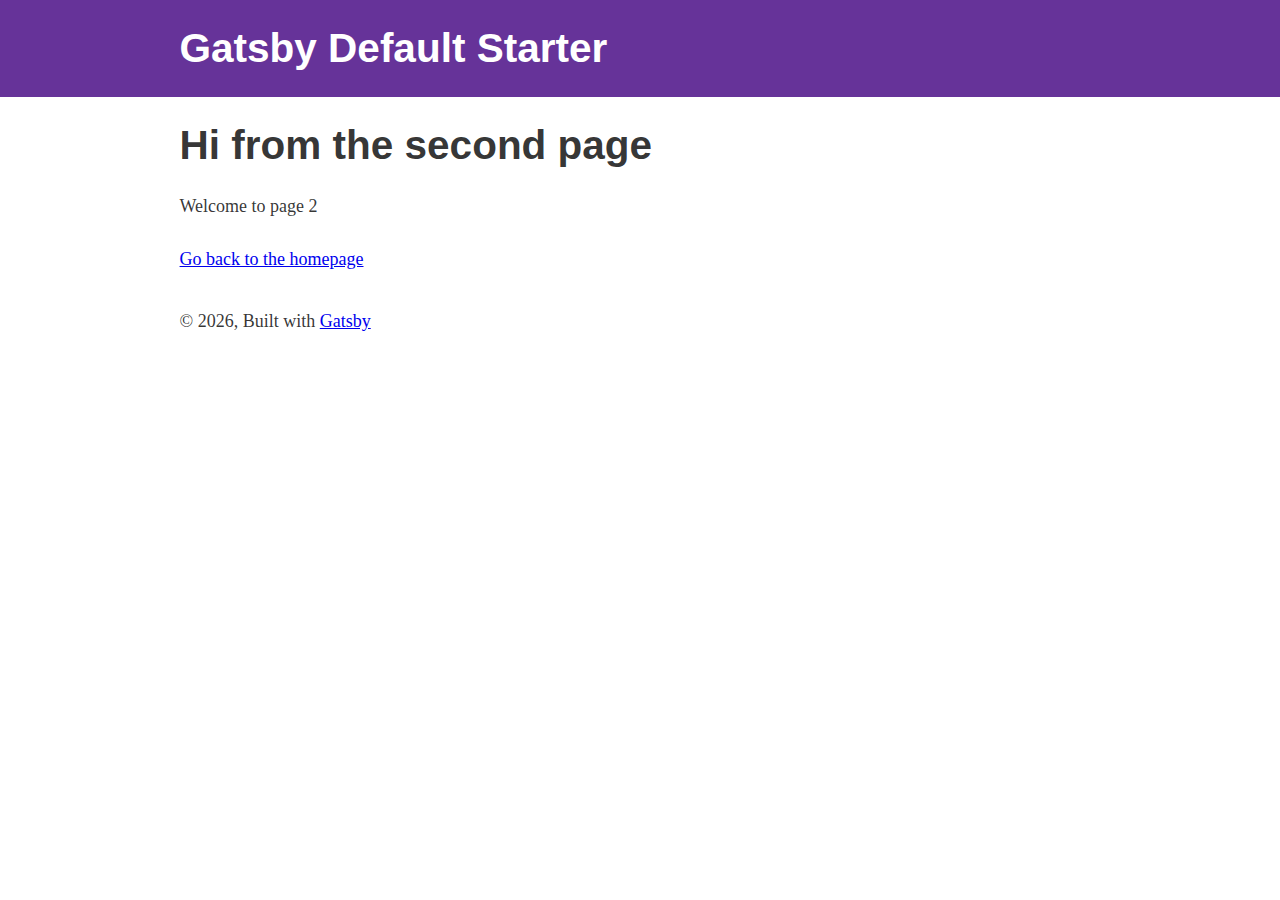
<file: page-2/index.html>
<!DOCTYPE html><html lang="en"><head><meta charSet="utf-8"/><meta http-equiv="x-ua-compatible" content="ie=edge"/><meta name="viewport" content="width=device-width, initial-scale=1, shrink-to-fit=no"/><style data-href="/styles.91a72a6d317ba75fdd24.css" id="gatsby-global-css">@import url(https://fonts.googleapis.com/css2?family=Inter%3Aital%2Cwght%400%2C400%3B0%2C700%3B0%2C800&display=swap);.__wab_flex-container{display:flex;flex:1 1;align-self:stretch;width:100%;height:100%;pointer-events:none}.__wab_flex-container>*{pointer-events:auto}.__wab_slot{display:contents}.__wab_slot-string-wrapper{position:relative}.__wab_passthrough{display:contents}.plasmic__default_style-module--all--1UbrG{display:block;white-space:inherit;grid-row:auto;grid-column:auto;position:relative;background-size:100% 100%;background-repeat:no-repeat;box-shadow:none;box-sizing:border-box;-webkit-text-decoration-line:none;text-decoration-line:none;transition-property:all;transition-timing-function:ease;transition-delay:0s;transition-duration:0s;margin:0;border-width:0}.plasmic__default_style-module--img--3BDX8{display:inline-block}.plasmic__default_style-module--input--1PVjg{background:#fff}.plasmic__default_style-module--input--1PVjg,.plasmic__default_style-module--textarea--1cz8Q{padding:2px}.plasmic__default_style-module--button--3_B5-,.plasmic__default_style-module--input--1PVjg,.plasmic__default_style-module--textarea--1cz8Q{font-family:inherit;line-height:inherit;font-size:inherit;font-style:inherit;font-weight:inherit;color:inherit;text-transform:inherit;border:1px solid #d3d3d3}.plasmic__default_style-module--button--3_B5-{padding:2px 6px;background:none}.plasmic__default_style-module--code--1LHH8,.plasmic__default_style-module--pre--2aVdG{font-family:inherit;line-height:inherit}.plasmic__default_style-module--h1--2h2tI,.plasmic__default_style-module--h2--112cp,.plasmic__default_style-module--h3---Fie0,.plasmic__default_style-module--h4--1yYvn,.plasmic__default_style-module--h5--12U7O,.plasmic__default_style-module--h6--27iIr{font-size:inherit;font-weight:inherit}.plasmic__default_style-module--address--2aj4K{font-style:inherit}.plasmic__default_style-module--ol--3i5It,.plasmic__default_style-module--ul--3kAOj{list-style-type:none;padding:0}.plasmic__default_style-module--select--1O5j4{padding:2px 6px}.plasmic__default_style-module--li--6LkRE{list-style-type:none}.plasmic__default_style-module--plasmic_default__component_wrapper--3eZ8u{display:grid}.plasmic__default_style-module--__wab_text--2GF2O{display:inline-block}.plasmic__default_style-module--plasmic_page_wrapper--vaaM6{display:flex;width:100%;min-height:100vh;align-items:stretch;align-self:start}.plasmic__default_style-module--plasmic_page_wrapper--vaaM6>*{height:auto!important}.plasmic_copy_of_simple_light_landing_page-module--root_reset--8rH9E{font-family:Inter;font-size:18px;font-weight:400;font-style:normal;color:#535353;text-align:left;text-transform:none;line-height:1.5;letter-spacing:normal;white-space:pre-wrap}.PlasmicAvatar-module--root--2m3Dq{display:flex;width:96px;height:96px;position:relative;overflow:hidden;border-radius:48px}.PlasmicAvatar-module--img--6iNrk{position:relative;-o-object-fit:cover;object-fit:cover;width:100%;height:100%;min-width:0;min-height:0}.PlasmicLinkButton-module--root--3bn2I{display:inline-flex;width:auto;height:auto;position:relative;border-radius:5px;padding:10px 20px}.PlasmicLinkButton-module--root__type_solidBlue--3c0aR{background:#1877f2}.PlasmicLinkButton-module--root__type_solidBlack--3VAo8{background:#18191a}.PlasmicLinkButton-module--root__type_outlineBlue--1z7SG{border:1px solid #1877f2}.PlasmicLinkButton-module--root__type_small--3LC1w{padding:0}.PlasmicLinkButton-module--root__type_solidBlue--3c0aR:hover{background:#1763cf}.PlasmicLinkButton-module--root__type_solidBlack--3VAo8:hover{background:#323436}.PlasmicLinkButton-module--slotText__type_solidBlack--tDepA,.PlasmicLinkButton-module--slotText__type_solidBlue--1C_0R{color:#fff}.PlasmicLinkButton-module--slotText__type_outlineBlue--1Nf3x{color:#1877f2}.PlasmicHeader-module--root--1OKil{display:flex;width:100%;height:auto;position:relative;justify-content:space-between;min-width:0}.PlasmicHeader-module--avatar--3XP1x.__wab_instance{position:relative;flex-shrink:0}.PlasmicHeader-module--svg--2Jk06{position:relative;-o-object-fit:cover;object-fit:cover;width:100%;height:100%;min-width:0;min-height:0}.PlasmicHeader-module--box--3d_am{display:inline-flex;position:relative;flex-direction:row;width:auto}.PlasmicHeader-module--box--3d_am>.__wab_flex-container{flex-direction:row;align-items:center;justify-content:flex-start;margin-left:-20px;width:calc(100% + 20px)}.PlasmicHeader-module--box--3d_am>.__wab_flex-container>*,.PlasmicHeader-module--box--3d_am>.__wab_flex-container>.__wab_slot>*{margin-left:20px}@media (min-width:0px) and (max-width:768px){.PlasmicHeader-module--box--3d_am>.__wab_flex-container{margin-left:-16px;width:calc(100% + 16px);margin-top:0;height:100%}}@media (min-width:0px) and (max-width:768px){.PlasmicHeader-module--box--3d_am>.__wab_flex-container>*,.PlasmicHeader-module--box--3d_am>.__wab_flex-container>.__wab_slot>*{margin-left:16px;margin-top:0}}.PlasmicHeader-module--linkButton__nbgu0--2HfEi.__wab_instance,.PlasmicHeader-module--linkButton__nyrQo--3NQT3.__wab_instance,.PlasmicHeader-module--linkButton__xtEre--2Bl1x.__wab_instance,.PlasmicHeader-module--linkButton__ycK7V--g20eY.__wab_instance{position:relative}.PlasmicTopSection-module--root--38D0H{height:auto}.PlasmicTopSection-module--box__qpXjf--2Boca,.PlasmicTopSection-module--root--38D0H{display:flex;width:100%;position:relative;flex-direction:column;min-width:0}.PlasmicTopSection-module--box__qpXjf--2Boca>.__wab_flex-container{flex-direction:column;align-items:center;justify-content:flex-start;margin-top:-32px;height:calc(100% + 32px)}.PlasmicTopSection-module--box__qpXjf--2Boca>.__wab_flex-container>*,.PlasmicTopSection-module--box__qpXjf--2Boca>.__wab_flex-container>.__wab_slot>*{margin-top:32px}.PlasmicTopSection-module--box__fg4Vi--2d0Z3{display:flex;position:relative;flex-direction:column;width:100%;max-width:1000px;min-width:0}.PlasmicTopSection-module--box__fg4Vi--2d0Z3>.__wab_flex-container{flex-direction:column;align-items:stretch;justify-content:flex-start;margin-top:-32px;height:calc(100% + 32px)}.PlasmicTopSection-module--box__fg4Vi--2d0Z3>.__wab_flex-container>*,.PlasmicTopSection-module--box__fg4Vi--2d0Z3>.__wab_flex-container>.__wab_slot>*{margin-top:32px}.PlasmicTopSection-module--box__hkoz2--3BC76{display:flex;position:relative;flex-direction:column;align-items:stretch;justify-content:flex-start}.PlasmicTopSection-module--box__sHrG9--2t1RI{font-size:96px;font-weight:700;text-align:center;line-height:1}@media (min-width:0px) and (max-width:768px){.PlasmicTopSection-module--box__sHrG9--2t1RI{font-size:48px}}.PlasmicTopSection-module--box___9ZxMj--p5Y0f{font-size:96px;font-weight:700;text-align:center;line-height:1;color:rgba(51,140,245,0);background:linear-gradient(90deg,#338cf5,#4fd1c5) 0 0/100% 100%;background-clip:text;-webkit-background-clip:text}@media (min-width:0px) and (max-width:768px){.PlasmicTopSection-module--box___9ZxMj--p5Y0f{font-size:48px}}.PlasmicTopSection-module--box___5Er3I--2w3UC{position:relative;font-size:20px;text-align:center}@media (min-width:0px) and (max-width:768px){.PlasmicTopSection-module--box___5Er3I--2w3UC{font-size:24px}}.PlasmicTopSection-module--box__hk7Y3--1TTdc{display:flex;position:relative;flex-direction:row}.PlasmicTopSection-module--box__hk7Y3--1TTdc>.__wab_flex-container{flex-direction:row;align-items:stretch;justify-content:flex-start;margin-left:-12px;width:calc(100% + 12px)}.PlasmicTopSection-module--box__hk7Y3--1TTdc>.__wab_flex-container>*,.PlasmicTopSection-module--box__hk7Y3--1TTdc>.__wab_flex-container>.__wab_slot>*{margin-left:12px}.PlasmicTopSection-module--linkButton__b5KBb--5cvmY.__wab_instance,.PlasmicTopSection-module--linkButton__xl5JA--K1hzN.__wab_instance{position:relative}.PlasmicTopSection-module--box__yJjAw--3dr51{display:flex;position:relative;flex-direction:column;align-items:center;justify-content:flex-start;width:100%;max-width:1000px;min-width:0}.PlasmicTopSection-module--img--2pnbt{position:relative;-o-object-fit:cover;object-fit:cover;width:100%;height:100%;min-width:0;min-height:0}.PlasmicSection-module--root--3_uoU{display:flex;width:100%;height:auto;position:relative;flex-direction:column;max-width:1024px;min-width:0}.PlasmicSection-module--root--3_uoU>.__wab_flex-container{flex-direction:column;justify-content:center;align-items:center;margin-top:-16px;height:calc(100% + 16px)}.PlasmicSection-module--root--3_uoU>.__wab_flex-container>*,.PlasmicSection-module--root--3_uoU>.__wab_flex-container>.__wab_slot>*{margin-top:16px}.PlasmicSection-module--slotTitle--2fV7o{font-size:64px;font-weight:800;text-align:center}@media (min-width:0px) and (max-width:768px){.PlasmicSection-module--slotTitle--2fV7o{font-size:48px}}.PlasmicSection-module--slotSubtitle--1tM0N{font-size:20px;text-align:center}@media (min-width:0px) and (max-width:768px){.PlasmicSection-module--slotSubtitle--1tM0N{font-size:24px}}.PlasmicFeatureCard-module--root--2QisE{display:flex;width:352px;height:195px;position:relative;flex-direction:column;box-shadow:0 20px 25px -5px rgba(0,0,0,.12),0 10px 10px -5px rgba(0,0,0,.02);border-radius:5px;padding:20px;background:#fff}.PlasmicFeatureCard-module--root--2QisE>.__wab_flex-container{flex-direction:column;justify-content:center;align-items:center;margin-top:-10px;height:calc(100% + 10px)}.PlasmicFeatureCard-module--root--2QisE>.__wab_flex-container>*,.PlasmicFeatureCard-module--root--2QisE>.__wab_flex-container>.__wab_slot>*{margin-top:10px}.PlasmicFeatureCard-module--root__long--p5eJm{height:auto;width:100%;display:flex;flex-direction:row;min-width:0}.PlasmicFeatureCard-module--root__long--p5eJm>.__wab_flex-container{flex-direction:row;justify-content:space-between;margin-left:-10px;width:calc(100% + 10px);margin-top:0;height:100%}.PlasmicFeatureCard-module--root__long--p5eJm>.__wab_flex-container>*,.PlasmicFeatureCard-module--root__long--p5eJm>.__wab_flex-container>.__wab_slot>*{margin-left:10px;margin-top:0}.PlasmicFeatureCard-module--box___5Iq7N--J4DzZ{display:flex;position:relative;flex-direction:row;align-items:center;justify-content:center;overflow:hidden;border-radius:32px}.PlasmicFeatureCard-module--box__trvzd--2zhP_{display:flex;position:relative;flex-direction:row;align-items:center;justify-content:center;width:64px;height:64px;flex-shrink:0;background:#1763cf}.PlasmicFeatureCard-module--svg__vgO0--3zxwj{position:relative;-o-object-fit:cover;object-fit:cover;width:48px;height:48px;flex-shrink:0}.PlasmicFeatureCard-module--box__y0DZq--2HJun{display:flex;position:relative;flex-direction:column;align-items:stretch;justify-content:flex-start}.PlasmicFeatureCard-module--box__long__y0DZq2Q697--Xwdww{align-items:flex-start}.PlasmicFeatureCard-module--slotTitle--3-A-s{font-size:20px;font-weight:700;text-align:center}.PlasmicFeatureCard-module--slotDescription--3E0bF{color:#96999e;text-align:center}.PlasmicFeatureCard-module--slotDescription__long--207s-{text-align:left}.PlasmicFeatureCard-module--box__wsZh--q8N3r{display:flex;position:relative;flex-direction:column;align-items:stretch;justify-content:flex-start}.PlasmicFeatureCard-module--box__long__wsZh2Q697--8uY-Y{width:32px;height:32px;overflow:hidden;justify-content:center;align-items:center;box-shadow:1px 1px 1px 0 #eaeaea;flex-shrink:0;border-radius:16px;background:#fff;border:1px solid #eaeaea}.PlasmicFeatureCard-module--svg___1U6Lz--CcwRq{width:16px;height:16px;position:relative;-o-object-fit:cover;object-fit:cover;flex-shrink:0}.PlasmicTestimonial-module--root--3uYDD{display:flex;position:relative;flex-direction:column;align-items:stretch;justify-content:flex-start}.PlasmicTestimonial-module--avatar--KL0hX.__wab_instance{position:absolute;left:44.01%;top:-28px;z-index:2;flex-shrink:0}.PlasmicTestimonial-module--img--1dGL8{position:relative;-o-object-fit:cover;object-fit:cover;width:100%;height:100%;min-width:0;min-height:0}.PlasmicTestimonial-module--svg--3OBb0{position:absolute;-o-object-fit:cover;object-fit:cover;width:64px;height:64px;left:52%;top:-40px;color:#1877f2;z-index:1;flex-shrink:0}.PlasmicTestimonial-module--box___15AEe--1oUlR{display:flex;width:100%;height:auto;max-width:768px;flex-direction:column;min-width:0;padding:80px 48px 32px;border:2px solid #c9ccd1}.PlasmicTestimonial-module--box___15AEe--1oUlR>.__wab_flex-container{flex-direction:column;align-items:center;justify-content:center;margin-top:-10px;height:calc(100% + 10px)}.PlasmicTestimonial-module--box___15AEe--1oUlR>.__wab_flex-container>*,.PlasmicTestimonial-module--box___15AEe--1oUlR>.__wab_flex-container>.__wab_slot>*{margin-top:10px}.PlasmicTestimonial-module--box__h7GvY--2sTme{position:relative}.PlasmicTestimonial-module--box___8N2K--Wxa24{position:relative;font-weight:700}.PlasmicTestimonial-module--box__p4LSf--3DYLt{position:relative;color:#65676b}.PlasmicHomeCta-module--root--zSPO0{display:flex;width:100%;height:auto;position:relative;justify-content:space-between;max-height:420px;min-width:0;border-radius:5px;background:#18191a}.PlasmicHomeCta-module--box__e8TyT--5DzUF{display:flex;position:relative;flex-direction:column;width:60%;padding:32px 48px}.PlasmicHomeCta-module--box__e8TyT--5DzUF>.__wab_flex-container{flex-direction:column;align-items:stretch;justify-content:center;margin-top:-12px;height:calc(100% + 12px)}.PlasmicHomeCta-module--box__e8TyT--5DzUF>.__wab_flex-container>*,.PlasmicHomeCta-module--box__e8TyT--5DzUF>.__wab_flex-container>.__wab_slot>*{margin-top:12px}@media (min-width:0px) and (max-width:768px){.PlasmicHomeCta-module--box__e8TyT--5DzUF{width:100%;min-width:0}}.PlasmicHomeCta-module--box___8Psyn--3a1fn{position:relative;color:#fff;font-size:24px;font-weight:700}.PlasmicHomeCta-module--box__peZmI--3pPny{position:relative;color:#b0b3b8}.PlasmicHomeCta-module--box___5O7Qk--2ou36{display:flex;position:relative;flex-direction:row}.PlasmicHomeCta-module--box___5O7Qk--2ou36>.__wab_flex-container{flex-direction:row;align-items:stretch;justify-content:flex-start;margin-left:-8px;width:calc(100% + 8px)}.PlasmicHomeCta-module--box___5O7Qk--2ou36>.__wab_flex-container>*,.PlasmicHomeCta-module--box___5O7Qk--2ou36>.__wab_flex-container>.__wab_slot>*{margin-left:8px}@media (min-width:0px) and (max-width:768px){.PlasmicHomeCta-module--box___5O7Qk--2ou36{display:flex;flex-direction:column}}@media (min-width:0px) and (max-width:768px){.PlasmicHomeCta-module--box___5O7Qk--2ou36>.__wab_flex-container{flex-direction:column;align-items:flex-start;margin-left:0;width:100%;margin-top:-8px;height:calc(100% + 8px)}}@media (min-width:0px) and (max-width:768px){.PlasmicHomeCta-module--box___5O7Qk--2ou36>.__wab_flex-container>*,.PlasmicHomeCta-module--box___5O7Qk--2ou36>.__wab_flex-container>.__wab_slot>*{margin-left:0;margin-top:8px}}.PlasmicHomeCta-module--textbox--tqgA-{position:relative;width:240px;color:#fff;padding-left:10px;padding-right:10px;height:44px;flex-shrink:0;border-radius:3px;background:#323436;border:1px solid #4a4c4f}@media (min-width:0px) and (max-width:768px){.PlasmicHomeCta-module--textbox--tqgA-{width:100%;min-width:0}}.PlasmicHomeCta-module--linkButton--RyKKl.__wab_instance{position:relative}.PlasmicHomeCta-module--box__qTv5I--3Ilh8{position:relative;color:#65676b;font-size:14px}.PlasmicHomeCta-module--box__xvegX--222er{display:flex;position:relative;flex-direction:column;align-items:stretch;justify-content:flex-start;width:40%}.PlasmicHomeCta-module--svg--18rOK{position:relative;-o-object-fit:cover;object-fit:cover;width:100%;height:100%;min-width:0;min-height:0}.PlasmicIconLink-module--root--2D3Tq{display:flex;width:32px;height:32px;position:relative}.PlasmicIconLink-module--box--3OLIp{display:flex;position:relative;flex-direction:row;align-items:center;justify-content:center;width:100%;height:100%;box-shadow:1px 2px 2px 1px #eaeaea;min-width:0;min-height:0;border-radius:16px;background:#fff}.PlasmicIconLink-module--slotIcon--yaEm8{color:#18191a}.PlasmicIconLink-module--svg--3YnZ9{position:relative;-o-object-fit:cover;object-fit:cover;color:#65676b;width:32px;height:32px;flex-shrink:0}.PlasmicFooter-module--root--2CerS{display:flex;width:100%;height:auto;position:relative;flex-direction:column;min-width:0}.PlasmicFooter-module--root--2CerS>.__wab_flex-container{flex-direction:column;margin-top:-32px;height:calc(100% + 32px)}.PlasmicFooter-module--root--2CerS>.__wab_flex-container>*,.PlasmicFooter-module--root--2CerS>.__wab_flex-container>.__wab_slot>*{margin-top:32px}.PlasmicFooter-module--box__qf2IX--kGx35{display:block;position:relative;width:100%;height:1px;min-width:0;flex-shrink:0;border:1px solid #eaeaea}.PlasmicFooter-module--box__m8Knj--1r6xq{display:flex;position:relative;flex-direction:row;left:auto;top:auto;width:100%;height:auto;min-width:0}.PlasmicFooter-module--box__m8Knj--1r6xq>.__wab_flex-container{flex-direction:row;align-items:stretch;justify-content:space-between;margin-left:-20px;width:calc(100% + 20px)}.PlasmicFooter-module--box__m8Knj--1r6xq>.__wab_flex-container>*,.PlasmicFooter-module--box__m8Knj--1r6xq>.__wab_flex-container>.__wab_slot>*{margin-left:20px}@media (min-width:0px) and (max-width:768px){.PlasmicFooter-module--box__m8Knj--1r6xq{display:flex;flex-direction:column}}@media (min-width:0px) and (max-width:768px){.PlasmicFooter-module--box__m8Knj--1r6xq>.__wab_flex-container{flex-direction:column;margin-left:0;width:100%;margin-top:-32px;height:calc(100% + 32px)}}@media (min-width:0px) and (max-width:768px){.PlasmicFooter-module--box__m8Knj--1r6xq>.__wab_flex-container>*,.PlasmicFooter-module--box__m8Knj--1r6xq>.__wab_flex-container>.__wab_slot>*{margin-left:0;margin-top:32px}}.PlasmicFooter-module--box___0McAt--3htCD{display:flex;position:relative;flex-direction:column;width:128px;flex-shrink:0}.PlasmicFooter-module--box___0McAt--3htCD>.__wab_flex-container{flex-direction:column;align-items:stretch;justify-content:flex-start;margin-top:-16px;height:calc(100% + 16px)}.PlasmicFooter-module--box___0McAt--3htCD>.__wab_flex-container>*,.PlasmicFooter-module--box___0McAt--3htCD>.__wab_flex-container>.__wab_slot>*{margin-top:16px}.PlasmicFooter-module--iconLink__iYPeK--3mLbQ.__wab_instance{position:relative;flex-shrink:0}.PlasmicFooter-module--svg___5JYnN--1H6iZ{position:relative;-o-object-fit:cover;object-fit:cover;color:#65676b;width:32px;height:32px}.PlasmicFooter-module--box__d5KFk--32rFx{display:flex;position:relative;flex-direction:row;align-items:stretch;justify-content:flex-start}.PlasmicFooter-module--link__bozh1--2SVOQ{color:#535353}.PlasmicFooter-module--root--2CerS .PlasmicFooter-module--link__bozh1--2SVOQ:hover{-webkit-text-decoration-line:underline;text-decoration-line:underline;color:#050505}.PlasmicFooter-module--box__hjTcn--G2SHB{position:relative}.PlasmicFooter-module--link__u9Q3Q--2mFsl{position:relative;color:#535353}.PlasmicFooter-module--root--2CerS .PlasmicFooter-module--link__u9Q3Q--2mFsl:hover{-webkit-text-decoration-line:underline;text-decoration-line:underline;color:#050505}.PlasmicFooter-module--box__mb30Z--39eH7{display:flex;position:relative;flex-direction:row}.PlasmicFooter-module--box__mb30Z--39eH7>.__wab_flex-container{flex-direction:row;align-items:stretch;justify-content:flex-end;margin-left:-32px;width:calc(100% + 32px)}.PlasmicFooter-module--box__mb30Z--39eH7>.__wab_flex-container>*,.PlasmicFooter-module--box__mb30Z--39eH7>.__wab_flex-container>.__wab_slot>*{margin-left:32px}@media (min-width:0px) and (max-width:768px){.PlasmicFooter-module--box__mb30Z--39eH7{display:flex;flex-direction:column}}@media (min-width:0px) and (max-width:768px){.PlasmicFooter-module--box__mb30Z--39eH7>.__wab_flex-container{flex-direction:column;margin-left:0;width:100%;margin-top:-32px;height:calc(100% + 32px)}}@media (min-width:0px) and (max-width:768px){.PlasmicFooter-module--box__mb30Z--39eH7>.__wab_flex-container>*,.PlasmicFooter-module--box__mb30Z--39eH7>.__wab_flex-container>.__wab_slot>*{margin-left:0;margin-top:32px}}.PlasmicFooter-module--box__zNfzB--xd5-u{display:flex;position:relative;flex-direction:column;width:150px;flex-shrink:0}.PlasmicFooter-module--box__zNfzB--xd5-u>.__wab_flex-container{flex-direction:column;align-items:stretch;justify-content:flex-start;margin-top:-3px;height:calc(100% + 3px)}.PlasmicFooter-module--box__zNfzB--xd5-u>.__wab_flex-container>*,.PlasmicFooter-module--box__zNfzB--xd5-u>.__wab_flex-container>.__wab_slot>*{margin-top:3px}.PlasmicFooter-module--box___1Qd9--2A9Vb{position:relative;font-weight:700}.PlasmicFooter-module--link___3VNYs--4OttK{position:relative;color:#535353}.PlasmicFooter-module--root--2CerS .PlasmicFooter-module--link___3VNYs--4OttK:hover{color:#050505}.PlasmicFooter-module--link__lvKHj--ta0iS{position:relative;color:#535353}.PlasmicFooter-module--root--2CerS .PlasmicFooter-module--link__lvKHj--ta0iS:hover{color:#050505}.PlasmicFooter-module--link__crm5W--3DgKm{position:relative;color:#535353}.PlasmicFooter-module--root--2CerS .PlasmicFooter-module--link__crm5W--3DgKm:hover{color:#050505}.PlasmicFooter-module--link__hIlW--34BNN{position:relative;color:#535353}.PlasmicFooter-module--root--2CerS .PlasmicFooter-module--link__hIlW--34BNN:hover{color:#050505}.PlasmicFooter-module--link___6Lvu2--1BzhH{position:relative;color:#535353}.PlasmicFooter-module--root--2CerS .PlasmicFooter-module--link___6Lvu2--1BzhH:hover{color:#050505}.PlasmicFooter-module--box__wVbku--20k-P{display:flex;position:relative;flex-direction:column;width:150px;flex-shrink:0}.PlasmicFooter-module--box__wVbku--20k-P>.__wab_flex-container{flex-direction:column;align-items:stretch;justify-content:flex-start;margin-top:-3px;height:calc(100% + 3px)}.PlasmicFooter-module--box__wVbku--20k-P>.__wab_flex-container>*,.PlasmicFooter-module--box__wVbku--20k-P>.__wab_flex-container>.__wab_slot>*{margin-top:3px}.PlasmicFooter-module--box__pTaM--170KI{position:relative;font-weight:700}.PlasmicFooter-module--link__j79T5--17F7g{position:relative;color:#535353}.PlasmicFooter-module--root--2CerS .PlasmicFooter-module--link__j79T5--17F7g:hover{color:#050505}.PlasmicFooter-module--link__rCi--iOX7k{position:relative;color:#535353}.PlasmicFooter-module--root--2CerS .PlasmicFooter-module--link__rCi--iOX7k:hover{color:#050505}.PlasmicFooter-module--link__qhdz--3EPoh{position:relative;color:#535353}.PlasmicFooter-module--root--2CerS .PlasmicFooter-module--link__qhdz--3EPoh:hover{color:#050505}.PlasmicFooter-module--link__cybwQ--2OZvQ{position:relative;color:#535353}.PlasmicFooter-module--root--2CerS .PlasmicFooter-module--link__cybwQ--2OZvQ:hover{color:#050505}.PlasmicFooter-module--link__gG9Zl--2wSUI{position:relative;color:#535353}.PlasmicFooter-module--root--2CerS .PlasmicFooter-module--link__gG9Zl--2wSUI:hover{color:#050505}.PlasmicFooter-module--box__zaIr1--MVcaY{display:flex;flex-direction:column;width:150px;flex-shrink:0}.PlasmicFooter-module--box__zaIr1--MVcaY>.__wab_flex-container{flex-direction:column;align-items:stretch;justify-content:flex-start;margin-top:-3px;height:calc(100% + 3px)}.PlasmicFooter-module--box__zaIr1--MVcaY>.__wab_flex-container>*,.PlasmicFooter-module--box__zaIr1--MVcaY>.__wab_flex-container>.__wab_slot>*{margin-top:3px}.PlasmicFooter-module--box__j2Ga0--1LEL_{position:relative;font-weight:700}.PlasmicFooter-module--link__nnUZi--qGTCJ{position:relative;color:#535353}.PlasmicFooter-module--root--2CerS .PlasmicFooter-module--link__nnUZi--qGTCJ:hover{color:#050505}.PlasmicFooter-module--link__saBmn--1gsIb{position:relative;color:#535353}.PlasmicFooter-module--root--2CerS .PlasmicFooter-module--link__saBmn--1gsIb:hover{color:#050505}.PlasmicFooter-module--link__zmNmF--3qOhB{position:relative;color:#535353}.PlasmicFooter-module--root--2CerS .PlasmicFooter-module--link__zmNmF--3qOhB:hover{color:#050505}.PlasmicFooter-module--link__hcxKx--21gp6{position:relative;color:#535353}.PlasmicFooter-module--root--2CerS .PlasmicFooter-module--link__hcxKx--21gp6:hover{color:#050505}.PlasmicFooter-module--link__wkIT--vJsD3{position:relative;color:#535353}.PlasmicFooter-module--root--2CerS .PlasmicFooter-module--link__wkIT--vJsD3:hover{color:#050505}.PlasmicFooter-module--box__ds40V--3J0Hx{display:flex;position:relative;flex-direction:column;width:200px;flex-shrink:0}.PlasmicFooter-module--box__ds40V--3J0Hx>.__wab_flex-container{flex-direction:column;align-items:stretch;justify-content:flex-start;margin-top:-3px;height:calc(100% + 3px)}.PlasmicFooter-module--box__ds40V--3J0Hx>.__wab_flex-container>*,.PlasmicFooter-module--box__ds40V--3J0Hx>.__wab_flex-container>.__wab_slot>*{margin-top:3px}.PlasmicFooter-module--box__usVt--3L5xb{position:relative;font-weight:700}.PlasmicFooter-module--box__fm8L--2VJ4k{position:relative}.PlasmicFooter-module--box__m3Qyv--3o4HR{display:flex;position:relative;flex-direction:row;align-items:center;justify-content:center;width:100%;min-width:0;border-radius:5px;border:1px solid #e4e6eb}.PlasmicFooter-module--textbox--3fcmB{position:relative;width:100%;padding-left:10px;padding-right:10px;font-size:12px;min-width:0;border-width:0}.PlasmicFooter-module--button--1GopZ{position:relative;color:#1877f2;border-width:0 0 0 1px;border-left-style:solid}.PlasmicFooter-module--box__eiVkT--2fYeb{display:block;position:relative;width:100%;height:1px;min-width:0;flex-shrink:0;border:1px solid #eaeaea}.PlasmicFooter-module--box__d4Dou--2XHix{display:flex;position:relative;flex-direction:row;align-items:stretch;justify-content:space-between;left:auto;top:auto;width:100%;height:auto;min-width:0}@media (min-width:0px) and (max-width:768px){.PlasmicFooter-module--box__d4Dou--2XHix{display:flex;flex-direction:column}}@media (min-width:0px) and (max-width:768px){.PlasmicFooter-module--box__d4Dou--2XHix>.__wab_flex-container{flex-direction:column;margin-left:0;width:100%;margin-top:-8px;height:calc(100% + 8px)}}@media (min-width:0px) and (max-width:768px){.PlasmicFooter-module--box__d4Dou--2XHix>.__wab_flex-container>*,.PlasmicFooter-module--box__d4Dou--2XHix>.__wab_flex-container>.__wab_slot>*{margin-left:0;margin-top:8px}}.PlasmicFooter-module--box___59KDo--2fU2d{display:flex;position:relative;flex-direction:row;align-items:stretch;justify-content:flex-start}.PlasmicFooter-module--link__lBc1--1IWOY{position:relative;color:#535353;height:auto}.PlasmicFooter-module--root--2CerS .PlasmicFooter-module--link__lBc1--1IWOY:hover{-webkit-text-decoration-line:underline;text-decoration-line:underline}.PlasmicFooter-module--link___8OgFh--1FhMe{position:relative;color:#535353}.PlasmicFooter-module--root--2CerS .PlasmicFooter-module--link___8OgFh--1FhMe:hover{-webkit-text-decoration-line:underline;text-decoration-line:underline}.PlasmicFooter-module--box__kyHnQ--HUjBv{position:relative;height:auto;width:auto;display:inline-block}.PlasmicFooter-module--box__zVMrK--2f3cR{display:flex;position:relative;flex-direction:row}.PlasmicFooter-module--box__zVMrK--2f3cR>.__wab_flex-container{flex-direction:row;align-items:stretch;justify-content:flex-start;margin-left:-16px;width:calc(100% + 16px)}.PlasmicFooter-module--box__zVMrK--2f3cR>.__wab_flex-container>*,.PlasmicFooter-module--box__zVMrK--2f3cR>.__wab_flex-container>.__wab_slot>*{margin-left:16px}.PlasmicFooter-module--iconLink__sst7W--pxLnN.__wab_instance{position:relative;flex-shrink:0}.PlasmicFooter-module--svg__cC0C--1Z917{position:relative;-o-object-fit:cover;object-fit:cover;color:#65676b;width:32px;height:32px}.PlasmicFooter-module--root--2CerS .PlasmicFooter-module--svg__cC0C--1Z917:hover{color:#18191a}.PlasmicFooter-module--iconLink__olvlj--1neZ-.__wab_instance{position:relative;flex-shrink:0}.PlasmicFooter-module--svg___02WNu--3cfca{position:relative;-o-object-fit:cover;object-fit:cover;color:#65676b;width:32px;height:32px}.PlasmicFooter-module--root--2CerS .PlasmicFooter-module--svg___02WNu--3cfca:hover{color:#18191a}.PlasmicFooter-module--iconLink___1PZ0L--2Y_iG.__wab_instance{position:relative;flex-shrink:0}.PlasmicFooter-module--svg___2Ot7N--3ipRf{position:relative;-o-object-fit:cover;object-fit:cover;color:#65676b;width:32px;height:32px}.PlasmicFooter-module--root--2CerS .PlasmicFooter-module--svg___2Ot7N--3ipRf:hover{color:#18191a}.PlasmicHome-module--root--wZZnb{display:flex;position:relative;flex-direction:column;align-items:center;justify-content:flex-start;width:100%;height:100%;padding-right:16px;padding-left:16px;min-width:0;min-height:0}@media (min-width:0px) and (max-width:768px){.PlasmicHome-module--root--wZZnb{width:100%;height:100%;min-width:0;min-height:0}}.PlasmicHome-module--box__abgwu--22GaB{display:flex;width:100%;height:auto;flex-direction:column;max-width:1600px;min-width:0}.PlasmicHome-module--box__abgwu--22GaB>.__wab_flex-container{flex-direction:column;justify-content:flex-start;align-items:center;margin-top:-64px;height:calc(100% + 64px)}.PlasmicHome-module--box__abgwu--22GaB>.__wab_flex-container>*,.PlasmicHome-module--box__abgwu--22GaB>.__wab_flex-container>.__wab_slot>*{margin-top:64px}.PlasmicHome-module--header--APV6c.__wab_instance,.PlasmicHome-module--section__kdQCi--1AUmj.__wab_instance,.PlasmicHome-module--topSection--1Wqt1.__wab_instance{position:relative}.PlasmicHome-module--box__apiHy--3o-x7{display:flex;position:relative;flex-direction:row;width:100%;min-width:0}.PlasmicHome-module--box__apiHy--3o-x7>.__wab_flex-container{flex-direction:row;align-items:stretch;justify-content:flex-start;margin-left:-32px;width:calc(100% + 32px)}.PlasmicHome-module--box__apiHy--3o-x7>.__wab_flex-container>*,.PlasmicHome-module--box__apiHy--3o-x7>.__wab_flex-container>.__wab_slot>*{margin-left:32px}@media (min-width:0px) and (max-width:768px){.PlasmicHome-module--box__apiHy--3o-x7{display:flex;flex-direction:column}}@media (min-width:0px) and (max-width:768px){.PlasmicHome-module--box__apiHy--3o-x7>.__wab_flex-container{flex-direction:column;justify-content:flex-start;align-items:center;margin-left:0;width:100%;margin-top:-12px;height:calc(100% + 12px)}}@media (min-width:0px) and (max-width:768px){.PlasmicHome-module--box__apiHy--3o-x7>.__wab_flex-container>*,.PlasmicHome-module--box__apiHy--3o-x7>.__wab_flex-container>.__wab_slot>*{margin-left:0;margin-top:12px}}.PlasmicHome-module--box__oLl2U--3P_ZD{display:flex;position:relative;flex-direction:column;width:50%}.PlasmicHome-module--box__oLl2U--3P_ZD>.__wab_flex-container{flex-direction:column;align-items:stretch;justify-content:flex-start;margin-top:-12px;height:calc(100% + 12px)}.PlasmicHome-module--box__oLl2U--3P_ZD>.__wab_flex-container>*,.PlasmicHome-module--box__oLl2U--3P_ZD>.__wab_flex-container>.__wab_slot>*{margin-top:12px}@media (min-width:0px) and (max-width:768px){.PlasmicHome-module--box__oLl2U--3P_ZD{width:100%;min-width:0}}.PlasmicHome-module--box__vPnFa--1g9X9{position:relative;font-size:32px;font-weight:700}.PlasmicHome-module--box__fc6L8--363MP{position:relative;color:#96999e}.PlasmicHome-module--featureCard__aRsqb--3ZfrV.__wab_instance{position:relative}.PlasmicHome-module--svg__wSRtw--Usk9-{width:16px;height:16px;position:relative;-o-object-fit:cover;object-fit:cover}.PlasmicHome-module--featureCard__xmpgk--15XF2.__wab_instance{position:relative}.PlasmicHome-module--svg__mQoK--2uJ9o{width:16px;height:16px;position:relative;-o-object-fit:cover;object-fit:cover}.PlasmicHome-module--featureCard__nqYj9--2fwoo.__wab_instance{position:relative}.PlasmicHome-module--svg__ybJ1G--2-v1a{width:16px;height:16px;position:relative;-o-object-fit:cover;object-fit:cover}.PlasmicHome-module--box__k6HAu--3U201{display:flex;position:relative;flex-direction:column;align-items:stretch;justify-content:flex-start;width:50%}@media (min-width:0px) and (max-width:768px){.PlasmicHome-module--box__k6HAu--3U201{width:100%;min-width:0}}.PlasmicHome-module--img__uNsMj--3uRmB{position:relative;-o-object-fit:cover;object-fit:cover;width:100%;min-width:0}.PlasmicHome-module--img__h01Bm--3CHhG{position:absolute;-o-object-fit:cover;object-fit:cover;left:0;top:30%;width:90%}.PlasmicHome-module--box__ebqnh--9TeG7{display:flex;position:relative;flex-direction:column;align-items:center;justify-content:flex-start;width:100%;min-width:0;padding:64px}.PlasmicHome-module--box___3QamZ--31egE{display:block;position:absolute;flex-direction:column;align-items:stretch;justify-content:flex-start;left:0;top:50%;height:50%;width:100%;background:#050505}.PlasmicHome-module--section__y5H1---2G2I.__wab_instance{position:relative}.PlasmicHome-module--box___7LJ8K--NuNVf{display:flex;flex-direction:row;width:100%;min-width:0}.PlasmicHome-module--box___7LJ8K--NuNVf>.__wab_flex-container{flex-direction:row;align-items:center;justify-content:center;flex-wrap:wrap;margin-left:-20px;width:calc(100% + 20px);margin-top:-20px;height:calc(100% + 20px)}.PlasmicHome-module--box___7LJ8K--NuNVf>.__wab_flex-container>*,.PlasmicHome-module--box___7LJ8K--NuNVf>.__wab_flex-container>.__wab_slot>*{margin-left:20px;margin-top:20px}.PlasmicHome-module--featureCard__iWja--1OLe6.__wab_instance{position:relative;flex-shrink:0}.PlasmicHome-module--svg__pkjvi--HVrXI{position:relative;-o-object-fit:cover;object-fit:cover;width:32px;height:32px;color:#fff}.PlasmicHome-module--featureCard__zdnbr--lUVOD.__wab_instance{position:relative;flex-shrink:0}.PlasmicHome-module--svg__eMeO0--3D9Uq{position:relative;-o-object-fit:cover;object-fit:cover;width:32px;height:32px;color:#fff}.PlasmicHome-module--featureCard__mn1G6--17fTy.__wab_instance{position:relative;flex-shrink:0}.PlasmicHome-module--svg___9Mjg2--Y-tau{position:relative;-o-object-fit:cover;object-fit:cover;width:32px;height:32px;color:#fff}.PlasmicHome-module--featureCard__ztzPz---L4Wp.__wab_instance{position:relative;flex-shrink:0}.PlasmicHome-module--svg__y119J--1-7FK{position:relative;-o-object-fit:cover;object-fit:cover;width:32px;height:32px;color:#fff}.PlasmicHome-module--featureCard___8SZtQ--jrc6z.__wab_instance{position:relative;flex-shrink:0}.PlasmicHome-module--svg___1JJy7--2ATBd{position:relative;-o-object-fit:cover;object-fit:cover;width:32px;height:32px;color:#fff}.PlasmicHome-module--featureCard__qz2X--3T2L-.__wab_instance{position:relative;flex-shrink:0}.PlasmicHome-module--svg__e4WZ--1PhYx{position:relative;-o-object-fit:cover;object-fit:cover;width:32px;height:32px;color:#fff}.PlasmicHome-module--box__kq3Cs--21dmh{display:block;position:absolute;left:50%;top:95%;width:2px;height:88px;flex-shrink:0;border:1px solid #eaeaea}.PlasmicHome-module--section__cwKbo--3ZCbv.__wab_instance{position:relative}.PlasmicHome-module--box__qIwmT--1gTDv{display:flex;position:relative;flex-direction:row}.PlasmicHome-module--box__qIwmT--1gTDv>.__wab_flex-container{flex-direction:row;align-items:center;justify-content:center;flex-wrap:wrap;margin-left:-48px;width:calc(100% + 48px);margin-top:-24px;height:calc(100% + 24px)}.PlasmicHome-module--box__qIwmT--1gTDv>.__wab_flex-container>*,.PlasmicHome-module--box__qIwmT--1gTDv>.__wab_flex-container>.__wab_slot>*{margin-left:48px;margin-top:24px}.PlasmicHome-module--svg___1YvbF--2deFg{width:124px;height:24px}.PlasmicHome-module--svg___1YvbF--2deFg,.PlasmicHome-module--svg__xTzw0--3kVpp{position:relative;-o-object-fit:cover;object-fit:cover;color:#96999e;flex-shrink:0}.PlasmicHome-module--svg__xTzw0--3kVpp{width:83px;height:30px}.PlasmicHome-module--svg__nNmXf--YCNYW{width:125px;height:39px}.PlasmicHome-module--svg__emAtO--2udw8,.PlasmicHome-module--svg__nNmXf--YCNYW{position:relative;-o-object-fit:cover;object-fit:cover;color:#96999e;flex-shrink:0}.PlasmicHome-module--svg__emAtO--2udw8{width:113px;height:30px}.PlasmicHome-module--svg__wlv68--2QVu-{position:relative;-o-object-fit:cover;object-fit:cover;width:109px;height:33px;color:#96999e;flex-shrink:0}.PlasmicHome-module--footer--2lZNc.__wab_instance,.PlasmicHome-module--homeCta--3opTn.__wab_instance,.PlasmicHome-module--testimonial--3kB7O.__wab_instance{position:relative}.PlasmicBaseCard-module--root--nIGWo{display:flex;width:100%;height:auto;position:relative;flex-direction:column;box-shadow:0 20px 25px -5px rgba(0,0,0,.12),0 10px 10px -5px rgba(0,0,0,.02);min-width:0;border-radius:5px;padding:20px;background:#fff}.PlasmicBaseCard-module--root--nIGWo>.__wab_flex-container{flex-direction:column;justify-content:center;align-items:stretch;margin-top:-10px;height:calc(100% + 10px)}.PlasmicBaseCard-module--root--nIGWo>.__wab_flex-container>*,.PlasmicBaseCard-module--root--nIGWo>.__wab_flex-container>.__wab_slot>*{margin-top:10px}.PlasmicBaseCard-module--root__long--3HWTu{height:auto;width:100%;display:flex;flex-direction:row;min-width:0}.PlasmicBaseCard-module--root__long--3HWTu>.__wab_flex-container{flex-direction:row;justify-content:space-between;margin-left:-10px;width:calc(100% + 10px);margin-top:0;height:100%}.PlasmicBaseCard-module--root__long--3HWTu>.__wab_flex-container>*,.PlasmicBaseCard-module--root__long--3HWTu>.__wab_flex-container>.__wab_slot>*{margin-left:10px;margin-top:0}.PlasmicBaseCard-module--box__gktGt--3Mb4_{display:flex;position:relative;flex-direction:column;align-items:stretch;justify-content:flex-start}.PlasmicBaseCard-module--box__long__gktGt2ZaZe--2AkRk{align-items:flex-start}.PlasmicBaseCard-module--slotChildren--3VuMk{text-align:center}.PlasmicBaseCard-module--slotChildren__long--22lLT{text-align:left}.PlasmicBaseCard-module--box__uQo4Q--2x1ed{display:flex;position:relative;flex-direction:column;align-items:stretch;justify-content:flex-start}.PlasmicBaseCard-module--box__long__uQo4Q2ZaZe--tMoKb{width:32px;height:32px;overflow:hidden;justify-content:center;align-items:center;box-shadow:1px 1px 1px 0 #eaeaea;flex-shrink:0;border-radius:16px;background:#fff;border:1px solid #eaeaea}.PlasmicBaseCard-module--svg--1fpJg{width:16px;height:16px;position:relative;-o-object-fit:cover;object-fit:cover;flex-shrink:0}.PlasmicBullet-module--root--u5tUC{display:flex;flex-direction:row;position:relative}.PlasmicBullet-module--root--u5tUC>.__wab_flex-container{flex-direction:row;align-items:center;justify-content:flex-start;margin-left:-8px;width:calc(100% + 8px)}.PlasmicBullet-module--root--u5tUC>.__wab_flex-container>*,.PlasmicBullet-module--root--u5tUC>.__wab_flex-container>.__wab_slot>*{margin-left:8px}.PlasmicBullet-module--svg--2xnhQ{-o-object-fit:cover;object-fit:cover;width:19px;height:19px;color:#32ab4f;flex-shrink:0}.PlasmicPlan-module--root--1K0jQ.__wab_instance{position:relative}.PlasmicPlan-module--box__vxVaq--30o47{display:flex;position:relative;flex-direction:column;align-items:stretch;justify-content:flex-start}.PlasmicPlan-module--box___22P6T--1CncG{display:flex;flex-direction:column}.PlasmicPlan-module--box___22P6T--1CncG>.__wab_flex-container{flex-direction:column;justify-content:center;margin-top:-8px;height:calc(100% + 8px)}.PlasmicPlan-module--box___22P6T--1CncG>.__wab_flex-container>*,.PlasmicPlan-module--box___22P6T--1CncG>.__wab_flex-container>.__wab_slot>*{margin-top:8px}.PlasmicPlan-module--slotName--3KHyS{font-size:20px;font-weight:700;text-align:center}.PlasmicPlan-module--box__ahzx--1j0GK{font-size:48px}.PlasmicPlan-module--box__eP2Zx--1JwCn{display:flex;flex-direction:column;position:relative}.PlasmicPlan-module--box__eP2Zx--1JwCn>.__wab_flex-container{flex-direction:column;align-items:stretch;justify-content:flex-start;margin-top:-8px;height:calc(100% + 8px)}.PlasmicPlan-module--box__eP2Zx--1JwCn>.__wab_flex-container>*,.PlasmicPlan-module--box__eP2Zx--1JwCn>.__wab_flex-container>.__wab_slot>*{margin-top:8px}.PlasmicPlan-module--bullet__gbfR--1ptyv.__wab_instance,.PlasmicPlan-module--bullet__hr6Sp--2euW5.__wab_instance,.PlasmicPlan-module--bullet__vmqnl--3OD-7.__wab_instance{position:relative}.PlasmicPlan-module--box__i0ZhP--37BHz{display:flex;position:relative;flex-direction:column;align-items:center;justify-content:flex-start;margin-top:21px!important}.PlasmicFaq-module--root--2Jb3e.__wab_instance{position:relative}.PlasmicFaq-module--box__h73GD--3KAVI{display:flex;position:relative;flex-direction:column}.PlasmicFaq-module--box__h73GD--3KAVI>.__wab_flex-container{flex-direction:column;align-items:flex-start;justify-content:flex-start;margin-top:-8px;height:calc(100% + 8px)}.PlasmicFaq-module--box__h73GD--3KAVI>.__wab_flex-container>*,.PlasmicFaq-module--box__h73GD--3KAVI>.__wab_flex-container>.__wab_slot>*{margin-top:8px}.PlasmicFaq-module--box__ugz1D--1qQk4{display:flex;flex-direction:row}.PlasmicFaq-module--box__nIr6V--2bMb8{display:flex;position:relative}.PlasmicFaq-module--slotChildren--3IDYX{font-size:20px;font-weight:700;text-align:left}.PlasmicFaq-module--slotSlot--3W6Hh{text-align:left}.PlasmicPricing-module--root--3YPbk{display:flex;position:relative;flex-direction:column;align-items:center;justify-content:flex-start;width:100%;height:100%;padding-right:16px;padding-left:16px;min-width:0;min-height:0}@media (min-width:0px) and (max-width:768px){.PlasmicPricing-module--root--3YPbk{width:100%;height:100%;min-width:0;min-height:0}}.PlasmicPricing-module--box__qjMuF--XKngu{display:flex;width:100%;height:auto;flex-direction:column;max-width:1600px;min-width:0}.PlasmicPricing-module--box__qjMuF--XKngu>.__wab_flex-container{flex-direction:column;justify-content:flex-start;align-items:center;margin-top:-64px;height:calc(100% + 64px)}.PlasmicPricing-module--box__qjMuF--XKngu>.__wab_flex-container>*,.PlasmicPricing-module--box__qjMuF--XKngu>.__wab_flex-container>.__wab_slot>*{margin-top:64px}.PlasmicPricing-module--header--2Se9F.__wab_instance,.PlasmicPricing-module--section__xjg5--3G1Xz.__wab_instance{position:relative}.PlasmicPricing-module--box__uwV89--16sAL{display:flex;position:relative;flex-direction:row}.PlasmicPricing-module--box__uwV89--16sAL>.__wab_flex-container{flex-direction:row;align-items:flex-start;justify-content:flex-start;margin-left:-16px;width:calc(100% + 16px)}.PlasmicPricing-module--box__uwV89--16sAL>.__wab_flex-container>*,.PlasmicPricing-module--box__uwV89--16sAL>.__wab_flex-container>.__wab_slot>*{margin-left:16px}@media (min-width:0px) and (max-width:768px){.PlasmicPricing-module--box__uwV89--16sAL{display:flex;flex-direction:column}}@media (min-width:0px) and (max-width:768px){.PlasmicPricing-module--box__uwV89--16sAL>.__wab_flex-container{flex-direction:column;margin-left:0;width:100%;margin-top:-20px;height:calc(100% + 20px)}}@media (min-width:0px) and (max-width:768px){.PlasmicPricing-module--box__uwV89--16sAL>.__wab_flex-container>*,.PlasmicPricing-module--box__uwV89--16sAL>.__wab_flex-container>.__wab_slot>*{margin-left:0;margin-top:20px}}.PlasmicPricing-module--plan__bsSub--1KUB4.__wab_instance.__wab_instance{position:relative}.PlasmicPricing-module--box___4SY8A--1QREh{font-size:48px}.PlasmicPricing-module--plan__z4R2--2YP2V.__wab_instance.__wab_instance{position:relative}.PlasmicPricing-module--box__azgDq--2ZDYp{font-size:48px}.PlasmicPricing-module--box__thJN--2kchC{display:flex;flex-direction:column;position:relative}.PlasmicPricing-module--box__thJN--2kchC>.__wab_flex-container{flex-direction:column;align-items:stretch;justify-content:flex-start;margin-top:-8px;height:calc(100% + 8px)}.PlasmicPricing-module--box__thJN--2kchC>.__wab_flex-container>*,.PlasmicPricing-module--box__thJN--2kchC>.__wab_flex-container>.__wab_slot>*{margin-top:8px}.PlasmicPricing-module--bullet__gJnLe--3WL9N.__wab_instance,.PlasmicPricing-module--bullet__jqnyn--2FBEZ.__wab_instance,.PlasmicPricing-module--bullet__nmK2U--2bMJM.__wab_instance,.PlasmicPricing-module--bullet__us33F--21Bs9.__wab_instance,.PlasmicPricing-module--plan__wHsQ--OfSQt.__wab_instance.__wab_instance{position:relative}.PlasmicPricing-module--box__ecbyB--353Ts{font-size:48px}.PlasmicPricing-module--faq__gwBHd--2lWcX.__wab_instance.__wab_instance,.PlasmicPricing-module--faq__lSbj8--3KrZ8.__wab_instance.__wab_instance,.PlasmicPricing-module--faq__qKckC--3pVyv.__wab_instance.__wab_instance,.PlasmicPricing-module--footer--2D8uB.__wab_instance,.PlasmicPricing-module--section__ceF0F--3cBah.__wab_instance{position:relative}.PlasmicFeatures-module--root--ObCPq{display:flex;position:relative;flex-direction:column;align-items:center;justify-content:flex-start;width:100%;height:100%;padding-right:16px;padding-left:16px;min-width:0;min-height:0}@media (min-width:0px) and (max-width:768px){.PlasmicFeatures-module--root--ObCPq{width:100%;height:100%;min-width:0;min-height:0}}.PlasmicFeatures-module--box__o8HpS--39crK{display:flex;width:100%;height:auto;flex-direction:column;max-width:1600px;min-width:0}.PlasmicFeatures-module--box__o8HpS--39crK>.__wab_flex-container{flex-direction:column;justify-content:flex-start;align-items:center;margin-top:-64px;height:calc(100% + 64px)}.PlasmicFeatures-module--box__o8HpS--39crK>.__wab_flex-container>*,.PlasmicFeatures-module--box__o8HpS--39crK>.__wab_flex-container>.__wab_slot>*{margin-top:64px}.PlasmicFeatures-module--header--3E0vb.__wab_instance,.PlasmicFeatures-module--section--1fwNG.__wab_instance{position:relative}.PlasmicFeatures-module--box__vCv29--3AVDn{display:flex;position:relative;flex-direction:row;width:100%;min-width:0}.PlasmicFeatures-module--box__vCv29--3AVDn>.__wab_flex-container{flex-direction:row;align-items:stretch;justify-content:flex-start;margin-left:-32px;width:calc(100% + 32px)}.PlasmicFeatures-module--box__vCv29--3AVDn>.__wab_flex-container>*,.PlasmicFeatures-module--box__vCv29--3AVDn>.__wab_flex-container>.__wab_slot>*{margin-left:32px}@media (min-width:0px) and (max-width:768px){.PlasmicFeatures-module--box__vCv29--3AVDn{display:flex;flex-direction:column}}@media (min-width:0px) and (max-width:768px){.PlasmicFeatures-module--box__vCv29--3AVDn>.__wab_flex-container{flex-direction:column;margin-left:0;width:100%}}@media (min-width:0px) and (max-width:768px){.PlasmicFeatures-module--box__vCv29--3AVDn>.__wab_flex-container>*,.PlasmicFeatures-module--box__vCv29--3AVDn>.__wab_flex-container>.__wab_slot>*{margin-left:0}}.PlasmicFeatures-module--box__vT3OE--31ENy{display:flex;position:relative;flex-direction:column;width:50%}.PlasmicFeatures-module--box__vT3OE--31ENy>.__wab_flex-container{flex-direction:column;align-items:stretch;justify-content:flex-start;margin-top:-12px;height:calc(100% + 12px)}.PlasmicFeatures-module--box__vT3OE--31ENy>.__wab_flex-container>*,.PlasmicFeatures-module--box__vT3OE--31ENy>.__wab_flex-container>.__wab_slot>*{margin-top:12px}@media (min-width:0px) and (max-width:768px){.PlasmicFeatures-module--box__vT3OE--31ENy{width:100%;min-width:0}}.PlasmicFeatures-module--box__cfnQk--yqQR6{position:relative;font-size:32px;font-weight:700;text-align:left}.PlasmicFeatures-module--box___5NXhn--1uP6O{position:relative;text-align:left}.PlasmicFeatures-module--bullet__lcGf--35-1Y.__wab_instance,.PlasmicFeatures-module--bullet__vDwFd--NsuVL.__wab_instance,.PlasmicFeatures-module--bullet__vsBs--3-5Yz.__wab_instance{position:relative}.PlasmicFeatures-module--box__dJb5Y--AKPQ-{position:relative;text-align:left}.PlasmicFeatures-module--box__iqQpY--2eTac{display:flex;position:relative;flex-direction:row}.PlasmicFeatures-module--box__iqQpY--2eTac>.__wab_flex-container{flex-direction:row;align-items:stretch;justify-content:flex-start;margin-left:-20px;width:calc(100% + 20px)}.PlasmicFeatures-module--box__iqQpY--2eTac>.__wab_flex-container>*,.PlasmicFeatures-module--box__iqQpY--2eTac>.__wab_flex-container>.__wab_slot>*{margin-left:20px}.PlasmicFeatures-module--box___4U8St--Ysocz{display:flex;position:relative;flex-direction:column;align-items:stretch;justify-content:flex-start;width:50%}@media (min-width:0px) and (max-width:768px){.PlasmicFeatures-module--box___4U8St--Ysocz{width:100%;min-width:0}}.PlasmicFeatures-module--img___1KP9--2YrDM{position:relative;-o-object-fit:cover;object-fit:cover;width:100%;min-width:0}.PlasmicFeatures-module--img__zrRGz--OTzLj{position:absolute;-o-object-fit:cover;object-fit:cover;left:0;top:30%;width:90%}.PlasmicFeatures-module--footer--6FWgV.__wab_instance,.PlasmicFeatures-module--homeCta--_zXhW.__wab_instance{position:relative}html{-ms-text-size-adjust:100%;-webkit-text-size-adjust:100%;font:112.5%/1.45em georgia,serif,sans-serif;box-sizing:border-box;overflow-y:scroll}body{margin:0;-webkit-font-smoothing:antialiased;-moz-osx-font-smoothing:grayscale;color:rgba(0,0,0,.8);font-family:georgia,serif;font-weight:400;word-wrap:break-word;-webkit-font-kerning:normal;font-kerning:normal;-ms-font-feature-settings:"kern","liga","clig","calt";font-feature-settings:"kern","liga","clig","calt"}article,aside,details,figcaption,figure,footer,header,main,menu,nav,section,summary{display:block}audio,canvas,progress,video{display:inline-block}audio:not([controls]){display:none;height:0}progress{vertical-align:baseline}[hidden],template{display:none}a{background-color:transparent;-webkit-text-decoration-skip:objects}a:active,a:hover{outline-width:0}abbr[title]{border-bottom:1px dotted rgba(0,0,0,.5);cursor:help;text-decoration:none}b,strong{font-weight:inherit;font-weight:bolder}dfn{font-style:italic}h1{padding:0;margin:0 0 1.45rem;color:inherit;font-family:-apple-system,BlinkMacSystemFont,Segoe UI,Roboto,Oxygen,Ubuntu,Cantarell,Fira Sans,Droid Sans,Helvetica Neue,sans-serif;font-weight:700;text-rendering:optimizeLegibility;font-size:2.25rem;line-height:1.1}mark{background-color:#ff0;color:#000}small{font-size:80%}sub,sup{font-size:75%;line-height:0;position:relative;vertical-align:baseline}sub{bottom:-.25em}sup{top:-.5em}img{border-style:none;max-width:100%;padding:0;margin:0 0 1.45rem}svg:not(:root){overflow:hidden}code,kbd,pre,samp{font-family:monospace;font-size:1em}figure{padding:0;margin:0 0 1.45rem}hr{box-sizing:content-box;overflow:visible;padding:0;margin:0 0 calc(1.45rem - 1px);background:rgba(0,0,0,.2);border:none;height:1px}button,input,optgroup,select,textarea{font:inherit;margin:0}optgroup{font-weight:700}button,input{overflow:visible}button,select{text-transform:none}[type=reset],[type=submit],button,html [type=button]{-webkit-appearance:button}[type=button]::-moz-focus-inner,[type=reset]::-moz-focus-inner,[type=submit]::-moz-focus-inner,button::-moz-focus-inner{border-style:none;padding:0}[type=button]:-moz-focusring,[type=reset]:-moz-focusring,[type=submit]:-moz-focusring,button:-moz-focusring{outline:1px dotted ButtonText}fieldset{border:1px solid silver;padding:0;margin:0 0 1.45rem}legend{box-sizing:border-box;color:inherit;display:table;max-width:100%;padding:0;white-space:normal}textarea{overflow:auto}[type=checkbox],[type=radio]{box-sizing:border-box;padding:0}[type=number]::-webkit-inner-spin-button,[type=number]::-webkit-outer-spin-button{height:auto}[type=search]{-webkit-appearance:textfield;outline-offset:-2px}[type=search]::-webkit-search-cancel-button,[type=search]::-webkit-search-decoration{-webkit-appearance:none}::-webkit-input-placeholder{color:inherit;opacity:.54}::-webkit-file-upload-button{-webkit-appearance:button;font:inherit}*,:after,:before{box-sizing:inherit}h2{font-size:1.62671rem}h2,h3{padding:0;margin:0 0 1.45rem;color:inherit;font-family:-apple-system,BlinkMacSystemFont,Segoe UI,Roboto,Oxygen,Ubuntu,Cantarell,Fira Sans,Droid Sans,Helvetica Neue,sans-serif;font-weight:700;text-rendering:optimizeLegibility;line-height:1.1}h3{font-size:1.38316rem}h4{font-size:1rem}h4,h5{padding:0;margin:0 0 1.45rem;color:inherit;font-family:-apple-system,BlinkMacSystemFont,Segoe UI,Roboto,Oxygen,Ubuntu,Cantarell,Fira Sans,Droid Sans,Helvetica Neue,sans-serif;font-weight:700;text-rendering:optimizeLegibility;line-height:1.1}h5{font-size:.85028rem}h6{color:inherit;font-family:-apple-system,BlinkMacSystemFont,Segoe UI,Roboto,Oxygen,Ubuntu,Cantarell,Fira Sans,Droid Sans,Helvetica Neue,sans-serif;font-weight:700;text-rendering:optimizeLegibility;font-size:.78405rem;line-height:1.1}h6,hgroup{padding:0;margin:0 0 1.45rem}ol,ul{padding:0;margin:0 0 1.45rem 1.45rem;list-style-position:outside;list-style-image:none}dd,dl,p{padding:0}dd,dl,p,pre{margin:0 0 1.45rem}pre{font-size:.85rem;line-height:1.42;background:rgba(0,0,0,.04);border-radius:3px;overflow:auto;word-wrap:normal;padding:1.45rem}table{padding:0;margin:0 0 1.45rem;font-size:1rem;line-height:1.45rem;border-collapse:collapse;width:100%}blockquote{padding:0;margin:0 1.45rem 1.45rem}address,form,iframe,noscript{padding:0;margin:0 0 1.45rem}b,dt,strong,th{font-weight:700}li{margin-bottom:.725rem}ol li,ul li{padding-left:0}li>ol,li>ul{margin-left:1.45rem;margin-bottom:.725rem;margin-top:.725rem}blockquote :last-child,li :last-child,p :last-child{margin-bottom:0}li>p{margin-bottom:.725rem}code,kbd,samp{font-size:.85rem;line-height:1.45rem}abbr,acronym{border-bottom:1px dotted rgba(0,0,0,.5);cursor:help}td,th,thead{text-align:left}td,th{border-bottom:1px solid rgba(0,0,0,.12);font-feature-settings:"tnum";-moz-font-feature-settings:"tnum";-ms-font-feature-settings:"tnum";-webkit-font-feature-settings:"tnum";padding:.725rem .96667rem calc(.725rem - 1px)}td:first-child,th:first-child{padding-left:0}td:last-child,th:last-child{padding-right:0}code,tt{background-color:rgba(0,0,0,.04);border-radius:3px;font-family:SFMono-Regular,Consolas,Roboto Mono,Droid Sans Mono,Liberation Mono,Menlo,Courier,monospace;padding:.2em 0}pre code{background:none;line-height:1.42}code:after,code:before,tt:after,tt:before{letter-spacing:-.2em;content:" "}pre code:after,pre code:before,pre tt:after,pre tt:before{content:""}@media only screen and (max-width:480px){html{font-size:100%}}</style><meta name="generator" content="Gatsby 3.1.1"/><title data-react-helmet="true">Page two | Gatsby Default Starter</title><meta data-react-helmet="true" name="description" content="Kick off your next, great Gatsby project with this default starter. This barebones starter ships with the main Gatsby configuration files you might need."/><meta data-react-helmet="true" property="og:title" content="Page two"/><meta data-react-helmet="true" property="og:description" content="Kick off your next, great Gatsby project with this default starter. This barebones starter ships with the main Gatsby configuration files you might need."/><meta data-react-helmet="true" property="og:type" content="website"/><meta data-react-helmet="true" name="twitter:card" content="summary"/><meta data-react-helmet="true" name="twitter:creator" content="@gatsbyjs"/><meta data-react-helmet="true" name="twitter:title" content="Page two"/><meta data-react-helmet="true" name="twitter:description" content="Kick off your next, great Gatsby project with this default starter. This barebones starter ships with the main Gatsby configuration files you might need."/><style>.gatsby-image-wrapper{position:relative;overflow:hidden}.gatsby-image-wrapper img{all:inherit;bottom:0;height:100%;left:0;margin:0;max-width:none;padding:0;position:absolute;right:0;top:0;width:100%;object-fit:cover}.gatsby-image-wrapper [data-main-image]{opacity:0;transform:translateZ(0);transition:opacity .25s linear;will-change:opacity}.gatsby-image-wrapper-constrained{display:inline-block}</style><noscript><style>.gatsby-image-wrapper noscript [data-main-image]{opacity:1!important}.gatsby-image-wrapper [data-placeholder-image]{opacity:0!important}</style></noscript><script type="module">const e="undefined"!=typeof HTMLImageElement&&"loading"in HTMLImageElement.prototype;e&&document.body.addEventListener("load",(function(e){if(void 0===e.target.dataset.mainImage)return;if(void 0===e.target.dataset.gatsbyImageSsr)return;const t=e.target;let a=null,n=t;for(;null===a&&n;)void 0!==n.parentNode.dataset.gatsbyImageWrapper&&(a=n.parentNode),n=n.parentNode;const o=a.querySelector("[data-placeholder-image]"),r=new Image;r.src=t.currentSrc,r.decode().catch((()=>{})).then((()=>{t.style.opacity=1,o&&(o.style.opacity=0,o.style.transition="opacity 500ms linear")}))}),!0);</script><link rel="icon" href="/favicon-32x32.png?v=4a9773549091c227cd2eb82ccd9c5e3a" type="image/png"/><link rel="manifest" href="/manifest.webmanifest" crossorigin="anonymous"/><meta name="theme-color" content="#663399"/><link rel="apple-touch-icon" sizes="48x48" href="/icons/icon-48x48.png?v=4a9773549091c227cd2eb82ccd9c5e3a"/><link rel="apple-touch-icon" sizes="72x72" href="/icons/icon-72x72.png?v=4a9773549091c227cd2eb82ccd9c5e3a"/><link rel="apple-touch-icon" sizes="96x96" href="/icons/icon-96x96.png?v=4a9773549091c227cd2eb82ccd9c5e3a"/><link rel="apple-touch-icon" sizes="144x144" href="/icons/icon-144x144.png?v=4a9773549091c227cd2eb82ccd9c5e3a"/><link rel="apple-touch-icon" sizes="192x192" href="/icons/icon-192x192.png?v=4a9773549091c227cd2eb82ccd9c5e3a"/><link rel="apple-touch-icon" sizes="256x256" href="/icons/icon-256x256.png?v=4a9773549091c227cd2eb82ccd9c5e3a"/><link rel="apple-touch-icon" sizes="384x384" href="/icons/icon-384x384.png?v=4a9773549091c227cd2eb82ccd9c5e3a"/><link rel="apple-touch-icon" sizes="512x512" href="/icons/icon-512x512.png?v=4a9773549091c227cd2eb82ccd9c5e3a"/><link as="script" rel="preload" href="/webpack-runtime-b649dd648401d2ad56a3.js"/><link as="script" rel="preload" href="/framework-e886f61ee3e03a6355e5.js"/><link as="script" rel="preload" href="/app-bdb2e308147dfe61fb55.js"/><link as="script" rel="preload" href="/1f734ee7e5e216a12bb9a6dc96cb97d32b52c4d6-cf5e007fa7908ecc02dd.js"/><link as="script" rel="preload" href="/component---src-pages-page-2-js-cc474c12301b61c144f1.js"/><link as="fetch" rel="preload" href="/page-data/page-2/page-data.json" crossorigin="anonymous"/><link as="fetch" rel="preload" href="/page-data/sq/d/3649515864.json" crossorigin="anonymous"/><link as="fetch" rel="preload" href="/page-data/sq/d/63159454.json" crossorigin="anonymous"/><link as="fetch" rel="preload" href="/page-data/app-data.json" crossorigin="anonymous"/></head><body><div id="___gatsby"><div style="outline:none" tabindex="-1" id="gatsby-focus-wrapper"><header style="background:rebeccapurple;margin-bottom:1.45rem"><div style="margin:0 auto;max-width:960px;padding:1.45rem 1.0875rem"><h1 style="margin:0"><a style="color:white;text-decoration:none" href="/">Gatsby Default Starter</a></h1></div></header><div style="margin:0 auto;max-width:960px;padding:0 1.0875rem 1.45rem"><main><h1>Hi from the second page</h1><p>Welcome to page 2</p><a href="/">Go back to the homepage</a></main><footer style="margin-top:2rem">© <!-- -->2021<!-- -->, Built with<!-- --> <a href="https://www.gatsbyjs.com">Gatsby</a></footer></div></div><div id="gatsby-announcer" style="position:absolute;top:0;width:1px;height:1px;padding:0;overflow:hidden;clip:rect(0, 0, 0, 0);white-space:nowrap;border:0" aria-live="assertive" aria-atomic="true"></div></div><script id="gatsby-script-loader">/*<![CDATA[*/window.pagePath="/page-2/";/*]]>*/</script><script id="gatsby-chunk-mapping">/*<![CDATA[*/window.___chunkMapping={"polyfill":["/polyfill-b6ed67c7e16a3cb88a12.js"],"app":["/app-bdb2e308147dfe61fb55.js"],"component---cache-plasmic-pages-features-jsx":["/component---cache-plasmic-pages-features-jsx-bcc940b811466a198c0b.js"],"component---cache-plasmic-pages-home-jsx":["/component---cache-plasmic-pages-home-jsx-e8b12b955984603c25c5.js"],"component---cache-plasmic-pages-pricing-jsx":["/component---cache-plasmic-pages-pricing-jsx-fb92f76610c60d7fd653.js"],"component---src-pages-404-js":["/component---src-pages-404-js-614c237d7296d0d174a8.js"],"component---src-pages-index-js":["/component---src-pages-index-js-ed3ad05a76a6ec309384.js"],"component---src-pages-page-2-js":["/component---src-pages-page-2-js-cc474c12301b61c144f1.js"],"component---src-pages-using-typescript-tsx":["/component---src-pages-using-typescript-tsx-127fa5e1e20f779b80d7.js"]};/*]]>*/</script><script src="/polyfill-b6ed67c7e16a3cb88a12.js" nomodule=""></script><script src="/component---src-pages-page-2-js-cc474c12301b61c144f1.js" async=""></script><script src="/1f734ee7e5e216a12bb9a6dc96cb97d32b52c4d6-cf5e007fa7908ecc02dd.js" async=""></script><script src="/app-bdb2e308147dfe61fb55.js" async=""></script><script src="/framework-e886f61ee3e03a6355e5.js" async=""></script><script src="/webpack-runtime-b649dd648401d2ad56a3.js" async=""></script></body></html>
</file>
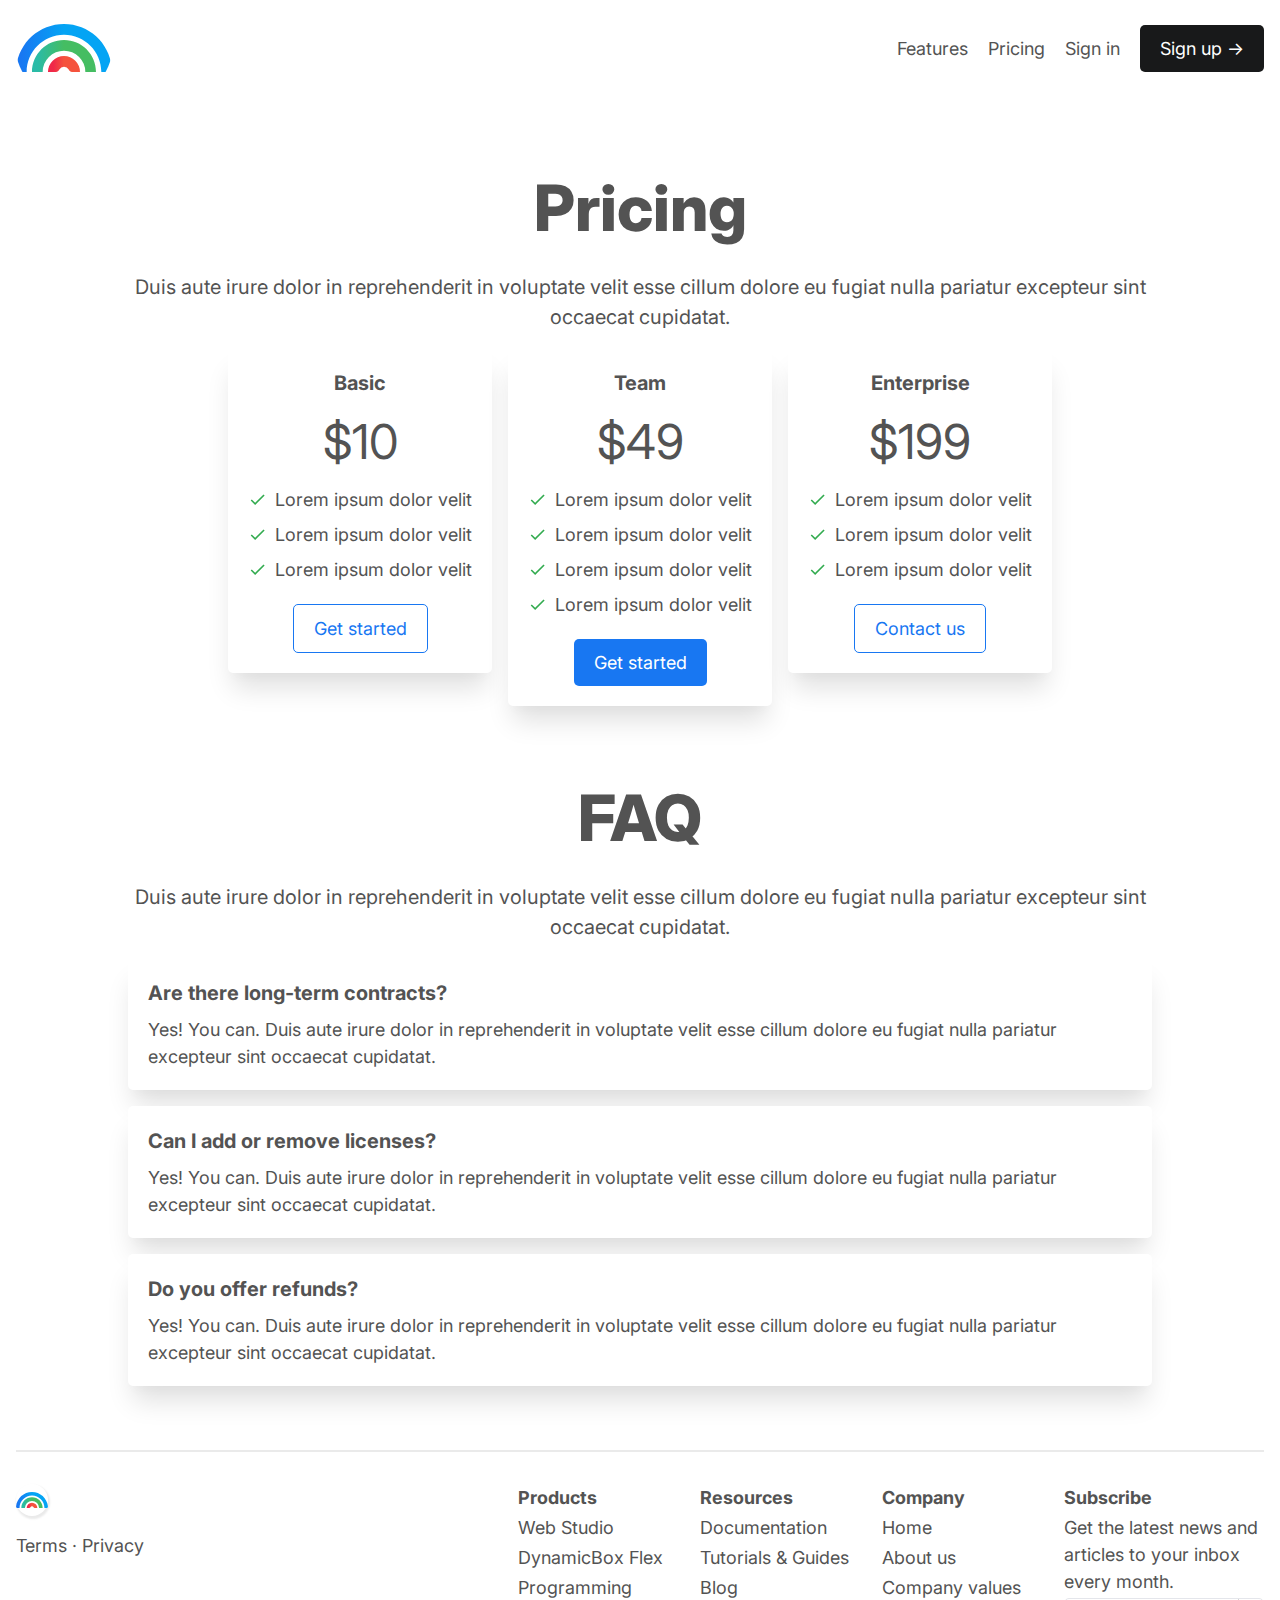
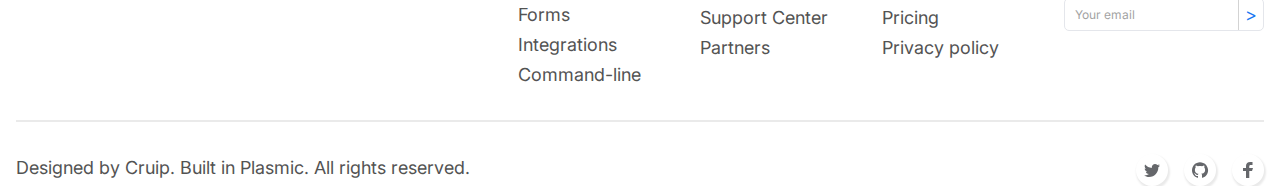
<file: pricing/index.html>
<!DOCTYPE html><html><head><meta charSet="utf-8"/><meta http-equiv="x-ua-compatible" content="ie=edge"/><meta name="viewport" content="width=device-width, initial-scale=1, shrink-to-fit=no"/><style data-href="/styles.91a72a6d317ba75fdd24.css" id="gatsby-global-css">@import url(https://fonts.googleapis.com/css2?family=Inter%3Aital%2Cwght%400%2C400%3B0%2C700%3B0%2C800&display=swap);.__wab_flex-container{display:flex;flex:1 1;align-self:stretch;width:100%;height:100%;pointer-events:none}.__wab_flex-container>*{pointer-events:auto}.__wab_slot{display:contents}.__wab_slot-string-wrapper{position:relative}.__wab_passthrough{display:contents}.plasmic__default_style-module--all--1UbrG{display:block;white-space:inherit;grid-row:auto;grid-column:auto;position:relative;background-size:100% 100%;background-repeat:no-repeat;box-shadow:none;box-sizing:border-box;-webkit-text-decoration-line:none;text-decoration-line:none;transition-property:all;transition-timing-function:ease;transition-delay:0s;transition-duration:0s;margin:0;border-width:0}.plasmic__default_style-module--img--3BDX8{display:inline-block}.plasmic__default_style-module--input--1PVjg{background:#fff}.plasmic__default_style-module--input--1PVjg,.plasmic__default_style-module--textarea--1cz8Q{padding:2px}.plasmic__default_style-module--button--3_B5-,.plasmic__default_style-module--input--1PVjg,.plasmic__default_style-module--textarea--1cz8Q{font-family:inherit;line-height:inherit;font-size:inherit;font-style:inherit;font-weight:inherit;color:inherit;text-transform:inherit;border:1px solid #d3d3d3}.plasmic__default_style-module--button--3_B5-{padding:2px 6px;background:none}.plasmic__default_style-module--code--1LHH8,.plasmic__default_style-module--pre--2aVdG{font-family:inherit;line-height:inherit}.plasmic__default_style-module--h1--2h2tI,.plasmic__default_style-module--h2--112cp,.plasmic__default_style-module--h3---Fie0,.plasmic__default_style-module--h4--1yYvn,.plasmic__default_style-module--h5--12U7O,.plasmic__default_style-module--h6--27iIr{font-size:inherit;font-weight:inherit}.plasmic__default_style-module--address--2aj4K{font-style:inherit}.plasmic__default_style-module--ol--3i5It,.plasmic__default_style-module--ul--3kAOj{list-style-type:none;padding:0}.plasmic__default_style-module--select--1O5j4{padding:2px 6px}.plasmic__default_style-module--li--6LkRE{list-style-type:none}.plasmic__default_style-module--plasmic_default__component_wrapper--3eZ8u{display:grid}.plasmic__default_style-module--__wab_text--2GF2O{display:inline-block}.plasmic__default_style-module--plasmic_page_wrapper--vaaM6{display:flex;width:100%;min-height:100vh;align-items:stretch;align-self:start}.plasmic__default_style-module--plasmic_page_wrapper--vaaM6>*{height:auto!important}.plasmic_copy_of_simple_light_landing_page-module--root_reset--8rH9E{font-family:Inter;font-size:18px;font-weight:400;font-style:normal;color:#535353;text-align:left;text-transform:none;line-height:1.5;letter-spacing:normal;white-space:pre-wrap}.PlasmicAvatar-module--root--2m3Dq{display:flex;width:96px;height:96px;position:relative;overflow:hidden;border-radius:48px}.PlasmicAvatar-module--img--6iNrk{position:relative;-o-object-fit:cover;object-fit:cover;width:100%;height:100%;min-width:0;min-height:0}.PlasmicLinkButton-module--root--3bn2I{display:inline-flex;width:auto;height:auto;position:relative;border-radius:5px;padding:10px 20px}.PlasmicLinkButton-module--root__type_solidBlue--3c0aR{background:#1877f2}.PlasmicLinkButton-module--root__type_solidBlack--3VAo8{background:#18191a}.PlasmicLinkButton-module--root__type_outlineBlue--1z7SG{border:1px solid #1877f2}.PlasmicLinkButton-module--root__type_small--3LC1w{padding:0}.PlasmicLinkButton-module--root__type_solidBlue--3c0aR:hover{background:#1763cf}.PlasmicLinkButton-module--root__type_solidBlack--3VAo8:hover{background:#323436}.PlasmicLinkButton-module--slotText__type_solidBlack--tDepA,.PlasmicLinkButton-module--slotText__type_solidBlue--1C_0R{color:#fff}.PlasmicLinkButton-module--slotText__type_outlineBlue--1Nf3x{color:#1877f2}.PlasmicHeader-module--root--1OKil{display:flex;width:100%;height:auto;position:relative;justify-content:space-between;min-width:0}.PlasmicHeader-module--avatar--3XP1x.__wab_instance{position:relative;flex-shrink:0}.PlasmicHeader-module--svg--2Jk06{position:relative;-o-object-fit:cover;object-fit:cover;width:100%;height:100%;min-width:0;min-height:0}.PlasmicHeader-module--box--3d_am{display:inline-flex;position:relative;flex-direction:row;width:auto}.PlasmicHeader-module--box--3d_am>.__wab_flex-container{flex-direction:row;align-items:center;justify-content:flex-start;margin-left:-20px;width:calc(100% + 20px)}.PlasmicHeader-module--box--3d_am>.__wab_flex-container>*,.PlasmicHeader-module--box--3d_am>.__wab_flex-container>.__wab_slot>*{margin-left:20px}@media (min-width:0px) and (max-width:768px){.PlasmicHeader-module--box--3d_am>.__wab_flex-container{margin-left:-16px;width:calc(100% + 16px);margin-top:0;height:100%}}@media (min-width:0px) and (max-width:768px){.PlasmicHeader-module--box--3d_am>.__wab_flex-container>*,.PlasmicHeader-module--box--3d_am>.__wab_flex-container>.__wab_slot>*{margin-left:16px;margin-top:0}}.PlasmicHeader-module--linkButton__nbgu0--2HfEi.__wab_instance,.PlasmicHeader-module--linkButton__nyrQo--3NQT3.__wab_instance,.PlasmicHeader-module--linkButton__xtEre--2Bl1x.__wab_instance,.PlasmicHeader-module--linkButton__ycK7V--g20eY.__wab_instance{position:relative}.PlasmicTopSection-module--root--38D0H{height:auto}.PlasmicTopSection-module--box__qpXjf--2Boca,.PlasmicTopSection-module--root--38D0H{display:flex;width:100%;position:relative;flex-direction:column;min-width:0}.PlasmicTopSection-module--box__qpXjf--2Boca>.__wab_flex-container{flex-direction:column;align-items:center;justify-content:flex-start;margin-top:-32px;height:calc(100% + 32px)}.PlasmicTopSection-module--box__qpXjf--2Boca>.__wab_flex-container>*,.PlasmicTopSection-module--box__qpXjf--2Boca>.__wab_flex-container>.__wab_slot>*{margin-top:32px}.PlasmicTopSection-module--box__fg4Vi--2d0Z3{display:flex;position:relative;flex-direction:column;width:100%;max-width:1000px;min-width:0}.PlasmicTopSection-module--box__fg4Vi--2d0Z3>.__wab_flex-container{flex-direction:column;align-items:stretch;justify-content:flex-start;margin-top:-32px;height:calc(100% + 32px)}.PlasmicTopSection-module--box__fg4Vi--2d0Z3>.__wab_flex-container>*,.PlasmicTopSection-module--box__fg4Vi--2d0Z3>.__wab_flex-container>.__wab_slot>*{margin-top:32px}.PlasmicTopSection-module--box__hkoz2--3BC76{display:flex;position:relative;flex-direction:column;align-items:stretch;justify-content:flex-start}.PlasmicTopSection-module--box__sHrG9--2t1RI{font-size:96px;font-weight:700;text-align:center;line-height:1}@media (min-width:0px) and (max-width:768px){.PlasmicTopSection-module--box__sHrG9--2t1RI{font-size:48px}}.PlasmicTopSection-module--box___9ZxMj--p5Y0f{font-size:96px;font-weight:700;text-align:center;line-height:1;color:rgba(51,140,245,0);background:linear-gradient(90deg,#338cf5,#4fd1c5) 0 0/100% 100%;background-clip:text;-webkit-background-clip:text}@media (min-width:0px) and (max-width:768px){.PlasmicTopSection-module--box___9ZxMj--p5Y0f{font-size:48px}}.PlasmicTopSection-module--box___5Er3I--2w3UC{position:relative;font-size:20px;text-align:center}@media (min-width:0px) and (max-width:768px){.PlasmicTopSection-module--box___5Er3I--2w3UC{font-size:24px}}.PlasmicTopSection-module--box__hk7Y3--1TTdc{display:flex;position:relative;flex-direction:row}.PlasmicTopSection-module--box__hk7Y3--1TTdc>.__wab_flex-container{flex-direction:row;align-items:stretch;justify-content:flex-start;margin-left:-12px;width:calc(100% + 12px)}.PlasmicTopSection-module--box__hk7Y3--1TTdc>.__wab_flex-container>*,.PlasmicTopSection-module--box__hk7Y3--1TTdc>.__wab_flex-container>.__wab_slot>*{margin-left:12px}.PlasmicTopSection-module--linkButton__b5KBb--5cvmY.__wab_instance,.PlasmicTopSection-module--linkButton__xl5JA--K1hzN.__wab_instance{position:relative}.PlasmicTopSection-module--box__yJjAw--3dr51{display:flex;position:relative;flex-direction:column;align-items:center;justify-content:flex-start;width:100%;max-width:1000px;min-width:0}.PlasmicTopSection-module--img--2pnbt{position:relative;-o-object-fit:cover;object-fit:cover;width:100%;height:100%;min-width:0;min-height:0}.PlasmicSection-module--root--3_uoU{display:flex;width:100%;height:auto;position:relative;flex-direction:column;max-width:1024px;min-width:0}.PlasmicSection-module--root--3_uoU>.__wab_flex-container{flex-direction:column;justify-content:center;align-items:center;margin-top:-16px;height:calc(100% + 16px)}.PlasmicSection-module--root--3_uoU>.__wab_flex-container>*,.PlasmicSection-module--root--3_uoU>.__wab_flex-container>.__wab_slot>*{margin-top:16px}.PlasmicSection-module--slotTitle--2fV7o{font-size:64px;font-weight:800;text-align:center}@media (min-width:0px) and (max-width:768px){.PlasmicSection-module--slotTitle--2fV7o{font-size:48px}}.PlasmicSection-module--slotSubtitle--1tM0N{font-size:20px;text-align:center}@media (min-width:0px) and (max-width:768px){.PlasmicSection-module--slotSubtitle--1tM0N{font-size:24px}}.PlasmicFeatureCard-module--root--2QisE{display:flex;width:352px;height:195px;position:relative;flex-direction:column;box-shadow:0 20px 25px -5px rgba(0,0,0,.12),0 10px 10px -5px rgba(0,0,0,.02);border-radius:5px;padding:20px;background:#fff}.PlasmicFeatureCard-module--root--2QisE>.__wab_flex-container{flex-direction:column;justify-content:center;align-items:center;margin-top:-10px;height:calc(100% + 10px)}.PlasmicFeatureCard-module--root--2QisE>.__wab_flex-container>*,.PlasmicFeatureCard-module--root--2QisE>.__wab_flex-container>.__wab_slot>*{margin-top:10px}.PlasmicFeatureCard-module--root__long--p5eJm{height:auto;width:100%;display:flex;flex-direction:row;min-width:0}.PlasmicFeatureCard-module--root__long--p5eJm>.__wab_flex-container{flex-direction:row;justify-content:space-between;margin-left:-10px;width:calc(100% + 10px);margin-top:0;height:100%}.PlasmicFeatureCard-module--root__long--p5eJm>.__wab_flex-container>*,.PlasmicFeatureCard-module--root__long--p5eJm>.__wab_flex-container>.__wab_slot>*{margin-left:10px;margin-top:0}.PlasmicFeatureCard-module--box___5Iq7N--J4DzZ{display:flex;position:relative;flex-direction:row;align-items:center;justify-content:center;overflow:hidden;border-radius:32px}.PlasmicFeatureCard-module--box__trvzd--2zhP_{display:flex;position:relative;flex-direction:row;align-items:center;justify-content:center;width:64px;height:64px;flex-shrink:0;background:#1763cf}.PlasmicFeatureCard-module--svg__vgO0--3zxwj{position:relative;-o-object-fit:cover;object-fit:cover;width:48px;height:48px;flex-shrink:0}.PlasmicFeatureCard-module--box__y0DZq--2HJun{display:flex;position:relative;flex-direction:column;align-items:stretch;justify-content:flex-start}.PlasmicFeatureCard-module--box__long__y0DZq2Q697--Xwdww{align-items:flex-start}.PlasmicFeatureCard-module--slotTitle--3-A-s{font-size:20px;font-weight:700;text-align:center}.PlasmicFeatureCard-module--slotDescription--3E0bF{color:#96999e;text-align:center}.PlasmicFeatureCard-module--slotDescription__long--207s-{text-align:left}.PlasmicFeatureCard-module--box__wsZh--q8N3r{display:flex;position:relative;flex-direction:column;align-items:stretch;justify-content:flex-start}.PlasmicFeatureCard-module--box__long__wsZh2Q697--8uY-Y{width:32px;height:32px;overflow:hidden;justify-content:center;align-items:center;box-shadow:1px 1px 1px 0 #eaeaea;flex-shrink:0;border-radius:16px;background:#fff;border:1px solid #eaeaea}.PlasmicFeatureCard-module--svg___1U6Lz--CcwRq{width:16px;height:16px;position:relative;-o-object-fit:cover;object-fit:cover;flex-shrink:0}.PlasmicTestimonial-module--root--3uYDD{display:flex;position:relative;flex-direction:column;align-items:stretch;justify-content:flex-start}.PlasmicTestimonial-module--avatar--KL0hX.__wab_instance{position:absolute;left:44.01%;top:-28px;z-index:2;flex-shrink:0}.PlasmicTestimonial-module--img--1dGL8{position:relative;-o-object-fit:cover;object-fit:cover;width:100%;height:100%;min-width:0;min-height:0}.PlasmicTestimonial-module--svg--3OBb0{position:absolute;-o-object-fit:cover;object-fit:cover;width:64px;height:64px;left:52%;top:-40px;color:#1877f2;z-index:1;flex-shrink:0}.PlasmicTestimonial-module--box___15AEe--1oUlR{display:flex;width:100%;height:auto;max-width:768px;flex-direction:column;min-width:0;padding:80px 48px 32px;border:2px solid #c9ccd1}.PlasmicTestimonial-module--box___15AEe--1oUlR>.__wab_flex-container{flex-direction:column;align-items:center;justify-content:center;margin-top:-10px;height:calc(100% + 10px)}.PlasmicTestimonial-module--box___15AEe--1oUlR>.__wab_flex-container>*,.PlasmicTestimonial-module--box___15AEe--1oUlR>.__wab_flex-container>.__wab_slot>*{margin-top:10px}.PlasmicTestimonial-module--box__h7GvY--2sTme{position:relative}.PlasmicTestimonial-module--box___8N2K--Wxa24{position:relative;font-weight:700}.PlasmicTestimonial-module--box__p4LSf--3DYLt{position:relative;color:#65676b}.PlasmicHomeCta-module--root--zSPO0{display:flex;width:100%;height:auto;position:relative;justify-content:space-between;max-height:420px;min-width:0;border-radius:5px;background:#18191a}.PlasmicHomeCta-module--box__e8TyT--5DzUF{display:flex;position:relative;flex-direction:column;width:60%;padding:32px 48px}.PlasmicHomeCta-module--box__e8TyT--5DzUF>.__wab_flex-container{flex-direction:column;align-items:stretch;justify-content:center;margin-top:-12px;height:calc(100% + 12px)}.PlasmicHomeCta-module--box__e8TyT--5DzUF>.__wab_flex-container>*,.PlasmicHomeCta-module--box__e8TyT--5DzUF>.__wab_flex-container>.__wab_slot>*{margin-top:12px}@media (min-width:0px) and (max-width:768px){.PlasmicHomeCta-module--box__e8TyT--5DzUF{width:100%;min-width:0}}.PlasmicHomeCta-module--box___8Psyn--3a1fn{position:relative;color:#fff;font-size:24px;font-weight:700}.PlasmicHomeCta-module--box__peZmI--3pPny{position:relative;color:#b0b3b8}.PlasmicHomeCta-module--box___5O7Qk--2ou36{display:flex;position:relative;flex-direction:row}.PlasmicHomeCta-module--box___5O7Qk--2ou36>.__wab_flex-container{flex-direction:row;align-items:stretch;justify-content:flex-start;margin-left:-8px;width:calc(100% + 8px)}.PlasmicHomeCta-module--box___5O7Qk--2ou36>.__wab_flex-container>*,.PlasmicHomeCta-module--box___5O7Qk--2ou36>.__wab_flex-container>.__wab_slot>*{margin-left:8px}@media (min-width:0px) and (max-width:768px){.PlasmicHomeCta-module--box___5O7Qk--2ou36{display:flex;flex-direction:column}}@media (min-width:0px) and (max-width:768px){.PlasmicHomeCta-module--box___5O7Qk--2ou36>.__wab_flex-container{flex-direction:column;align-items:flex-start;margin-left:0;width:100%;margin-top:-8px;height:calc(100% + 8px)}}@media (min-width:0px) and (max-width:768px){.PlasmicHomeCta-module--box___5O7Qk--2ou36>.__wab_flex-container>*,.PlasmicHomeCta-module--box___5O7Qk--2ou36>.__wab_flex-container>.__wab_slot>*{margin-left:0;margin-top:8px}}.PlasmicHomeCta-module--textbox--tqgA-{position:relative;width:240px;color:#fff;padding-left:10px;padding-right:10px;height:44px;flex-shrink:0;border-radius:3px;background:#323436;border:1px solid #4a4c4f}@media (min-width:0px) and (max-width:768px){.PlasmicHomeCta-module--textbox--tqgA-{width:100%;min-width:0}}.PlasmicHomeCta-module--linkButton--RyKKl.__wab_instance{position:relative}.PlasmicHomeCta-module--box__qTv5I--3Ilh8{position:relative;color:#65676b;font-size:14px}.PlasmicHomeCta-module--box__xvegX--222er{display:flex;position:relative;flex-direction:column;align-items:stretch;justify-content:flex-start;width:40%}.PlasmicHomeCta-module--svg--18rOK{position:relative;-o-object-fit:cover;object-fit:cover;width:100%;height:100%;min-width:0;min-height:0}.PlasmicIconLink-module--root--2D3Tq{display:flex;width:32px;height:32px;position:relative}.PlasmicIconLink-module--box--3OLIp{display:flex;position:relative;flex-direction:row;align-items:center;justify-content:center;width:100%;height:100%;box-shadow:1px 2px 2px 1px #eaeaea;min-width:0;min-height:0;border-radius:16px;background:#fff}.PlasmicIconLink-module--slotIcon--yaEm8{color:#18191a}.PlasmicIconLink-module--svg--3YnZ9{position:relative;-o-object-fit:cover;object-fit:cover;color:#65676b;width:32px;height:32px;flex-shrink:0}.PlasmicFooter-module--root--2CerS{display:flex;width:100%;height:auto;position:relative;flex-direction:column;min-width:0}.PlasmicFooter-module--root--2CerS>.__wab_flex-container{flex-direction:column;margin-top:-32px;height:calc(100% + 32px)}.PlasmicFooter-module--root--2CerS>.__wab_flex-container>*,.PlasmicFooter-module--root--2CerS>.__wab_flex-container>.__wab_slot>*{margin-top:32px}.PlasmicFooter-module--box__qf2IX--kGx35{display:block;position:relative;width:100%;height:1px;min-width:0;flex-shrink:0;border:1px solid #eaeaea}.PlasmicFooter-module--box__m8Knj--1r6xq{display:flex;position:relative;flex-direction:row;left:auto;top:auto;width:100%;height:auto;min-width:0}.PlasmicFooter-module--box__m8Knj--1r6xq>.__wab_flex-container{flex-direction:row;align-items:stretch;justify-content:space-between;margin-left:-20px;width:calc(100% + 20px)}.PlasmicFooter-module--box__m8Knj--1r6xq>.__wab_flex-container>*,.PlasmicFooter-module--box__m8Knj--1r6xq>.__wab_flex-container>.__wab_slot>*{margin-left:20px}@media (min-width:0px) and (max-width:768px){.PlasmicFooter-module--box__m8Knj--1r6xq{display:flex;flex-direction:column}}@media (min-width:0px) and (max-width:768px){.PlasmicFooter-module--box__m8Knj--1r6xq>.__wab_flex-container{flex-direction:column;margin-left:0;width:100%;margin-top:-32px;height:calc(100% + 32px)}}@media (min-width:0px) and (max-width:768px){.PlasmicFooter-module--box__m8Knj--1r6xq>.__wab_flex-container>*,.PlasmicFooter-module--box__m8Knj--1r6xq>.__wab_flex-container>.__wab_slot>*{margin-left:0;margin-top:32px}}.PlasmicFooter-module--box___0McAt--3htCD{display:flex;position:relative;flex-direction:column;width:128px;flex-shrink:0}.PlasmicFooter-module--box___0McAt--3htCD>.__wab_flex-container{flex-direction:column;align-items:stretch;justify-content:flex-start;margin-top:-16px;height:calc(100% + 16px)}.PlasmicFooter-module--box___0McAt--3htCD>.__wab_flex-container>*,.PlasmicFooter-module--box___0McAt--3htCD>.__wab_flex-container>.__wab_slot>*{margin-top:16px}.PlasmicFooter-module--iconLink__iYPeK--3mLbQ.__wab_instance{position:relative;flex-shrink:0}.PlasmicFooter-module--svg___5JYnN--1H6iZ{position:relative;-o-object-fit:cover;object-fit:cover;color:#65676b;width:32px;height:32px}.PlasmicFooter-module--box__d5KFk--32rFx{display:flex;position:relative;flex-direction:row;align-items:stretch;justify-content:flex-start}.PlasmicFooter-module--link__bozh1--2SVOQ{color:#535353}.PlasmicFooter-module--root--2CerS .PlasmicFooter-module--link__bozh1--2SVOQ:hover{-webkit-text-decoration-line:underline;text-decoration-line:underline;color:#050505}.PlasmicFooter-module--box__hjTcn--G2SHB{position:relative}.PlasmicFooter-module--link__u9Q3Q--2mFsl{position:relative;color:#535353}.PlasmicFooter-module--root--2CerS .PlasmicFooter-module--link__u9Q3Q--2mFsl:hover{-webkit-text-decoration-line:underline;text-decoration-line:underline;color:#050505}.PlasmicFooter-module--box__mb30Z--39eH7{display:flex;position:relative;flex-direction:row}.PlasmicFooter-module--box__mb30Z--39eH7>.__wab_flex-container{flex-direction:row;align-items:stretch;justify-content:flex-end;margin-left:-32px;width:calc(100% + 32px)}.PlasmicFooter-module--box__mb30Z--39eH7>.__wab_flex-container>*,.PlasmicFooter-module--box__mb30Z--39eH7>.__wab_flex-container>.__wab_slot>*{margin-left:32px}@media (min-width:0px) and (max-width:768px){.PlasmicFooter-module--box__mb30Z--39eH7{display:flex;flex-direction:column}}@media (min-width:0px) and (max-width:768px){.PlasmicFooter-module--box__mb30Z--39eH7>.__wab_flex-container{flex-direction:column;margin-left:0;width:100%;margin-top:-32px;height:calc(100% + 32px)}}@media (min-width:0px) and (max-width:768px){.PlasmicFooter-module--box__mb30Z--39eH7>.__wab_flex-container>*,.PlasmicFooter-module--box__mb30Z--39eH7>.__wab_flex-container>.__wab_slot>*{margin-left:0;margin-top:32px}}.PlasmicFooter-module--box__zNfzB--xd5-u{display:flex;position:relative;flex-direction:column;width:150px;flex-shrink:0}.PlasmicFooter-module--box__zNfzB--xd5-u>.__wab_flex-container{flex-direction:column;align-items:stretch;justify-content:flex-start;margin-top:-3px;height:calc(100% + 3px)}.PlasmicFooter-module--box__zNfzB--xd5-u>.__wab_flex-container>*,.PlasmicFooter-module--box__zNfzB--xd5-u>.__wab_flex-container>.__wab_slot>*{margin-top:3px}.PlasmicFooter-module--box___1Qd9--2A9Vb{position:relative;font-weight:700}.PlasmicFooter-module--link___3VNYs--4OttK{position:relative;color:#535353}.PlasmicFooter-module--root--2CerS .PlasmicFooter-module--link___3VNYs--4OttK:hover{color:#050505}.PlasmicFooter-module--link__lvKHj--ta0iS{position:relative;color:#535353}.PlasmicFooter-module--root--2CerS .PlasmicFooter-module--link__lvKHj--ta0iS:hover{color:#050505}.PlasmicFooter-module--link__crm5W--3DgKm{position:relative;color:#535353}.PlasmicFooter-module--root--2CerS .PlasmicFooter-module--link__crm5W--3DgKm:hover{color:#050505}.PlasmicFooter-module--link__hIlW--34BNN{position:relative;color:#535353}.PlasmicFooter-module--root--2CerS .PlasmicFooter-module--link__hIlW--34BNN:hover{color:#050505}.PlasmicFooter-module--link___6Lvu2--1BzhH{position:relative;color:#535353}.PlasmicFooter-module--root--2CerS .PlasmicFooter-module--link___6Lvu2--1BzhH:hover{color:#050505}.PlasmicFooter-module--box__wVbku--20k-P{display:flex;position:relative;flex-direction:column;width:150px;flex-shrink:0}.PlasmicFooter-module--box__wVbku--20k-P>.__wab_flex-container{flex-direction:column;align-items:stretch;justify-content:flex-start;margin-top:-3px;height:calc(100% + 3px)}.PlasmicFooter-module--box__wVbku--20k-P>.__wab_flex-container>*,.PlasmicFooter-module--box__wVbku--20k-P>.__wab_flex-container>.__wab_slot>*{margin-top:3px}.PlasmicFooter-module--box__pTaM--170KI{position:relative;font-weight:700}.PlasmicFooter-module--link__j79T5--17F7g{position:relative;color:#535353}.PlasmicFooter-module--root--2CerS .PlasmicFooter-module--link__j79T5--17F7g:hover{color:#050505}.PlasmicFooter-module--link__rCi--iOX7k{position:relative;color:#535353}.PlasmicFooter-module--root--2CerS .PlasmicFooter-module--link__rCi--iOX7k:hover{color:#050505}.PlasmicFooter-module--link__qhdz--3EPoh{position:relative;color:#535353}.PlasmicFooter-module--root--2CerS .PlasmicFooter-module--link__qhdz--3EPoh:hover{color:#050505}.PlasmicFooter-module--link__cybwQ--2OZvQ{position:relative;color:#535353}.PlasmicFooter-module--root--2CerS .PlasmicFooter-module--link__cybwQ--2OZvQ:hover{color:#050505}.PlasmicFooter-module--link__gG9Zl--2wSUI{position:relative;color:#535353}.PlasmicFooter-module--root--2CerS .PlasmicFooter-module--link__gG9Zl--2wSUI:hover{color:#050505}.PlasmicFooter-module--box__zaIr1--MVcaY{display:flex;flex-direction:column;width:150px;flex-shrink:0}.PlasmicFooter-module--box__zaIr1--MVcaY>.__wab_flex-container{flex-direction:column;align-items:stretch;justify-content:flex-start;margin-top:-3px;height:calc(100% + 3px)}.PlasmicFooter-module--box__zaIr1--MVcaY>.__wab_flex-container>*,.PlasmicFooter-module--box__zaIr1--MVcaY>.__wab_flex-container>.__wab_slot>*{margin-top:3px}.PlasmicFooter-module--box__j2Ga0--1LEL_{position:relative;font-weight:700}.PlasmicFooter-module--link__nnUZi--qGTCJ{position:relative;color:#535353}.PlasmicFooter-module--root--2CerS .PlasmicFooter-module--link__nnUZi--qGTCJ:hover{color:#050505}.PlasmicFooter-module--link__saBmn--1gsIb{position:relative;color:#535353}.PlasmicFooter-module--root--2CerS .PlasmicFooter-module--link__saBmn--1gsIb:hover{color:#050505}.PlasmicFooter-module--link__zmNmF--3qOhB{position:relative;color:#535353}.PlasmicFooter-module--root--2CerS .PlasmicFooter-module--link__zmNmF--3qOhB:hover{color:#050505}.PlasmicFooter-module--link__hcxKx--21gp6{position:relative;color:#535353}.PlasmicFooter-module--root--2CerS .PlasmicFooter-module--link__hcxKx--21gp6:hover{color:#050505}.PlasmicFooter-module--link__wkIT--vJsD3{position:relative;color:#535353}.PlasmicFooter-module--root--2CerS .PlasmicFooter-module--link__wkIT--vJsD3:hover{color:#050505}.PlasmicFooter-module--box__ds40V--3J0Hx{display:flex;position:relative;flex-direction:column;width:200px;flex-shrink:0}.PlasmicFooter-module--box__ds40V--3J0Hx>.__wab_flex-container{flex-direction:column;align-items:stretch;justify-content:flex-start;margin-top:-3px;height:calc(100% + 3px)}.PlasmicFooter-module--box__ds40V--3J0Hx>.__wab_flex-container>*,.PlasmicFooter-module--box__ds40V--3J0Hx>.__wab_flex-container>.__wab_slot>*{margin-top:3px}.PlasmicFooter-module--box__usVt--3L5xb{position:relative;font-weight:700}.PlasmicFooter-module--box__fm8L--2VJ4k{position:relative}.PlasmicFooter-module--box__m3Qyv--3o4HR{display:flex;position:relative;flex-direction:row;align-items:center;justify-content:center;width:100%;min-width:0;border-radius:5px;border:1px solid #e4e6eb}.PlasmicFooter-module--textbox--3fcmB{position:relative;width:100%;padding-left:10px;padding-right:10px;font-size:12px;min-width:0;border-width:0}.PlasmicFooter-module--button--1GopZ{position:relative;color:#1877f2;border-width:0 0 0 1px;border-left-style:solid}.PlasmicFooter-module--box__eiVkT--2fYeb{display:block;position:relative;width:100%;height:1px;min-width:0;flex-shrink:0;border:1px solid #eaeaea}.PlasmicFooter-module--box__d4Dou--2XHix{display:flex;position:relative;flex-direction:row;align-items:stretch;justify-content:space-between;left:auto;top:auto;width:100%;height:auto;min-width:0}@media (min-width:0px) and (max-width:768px){.PlasmicFooter-module--box__d4Dou--2XHix{display:flex;flex-direction:column}}@media (min-width:0px) and (max-width:768px){.PlasmicFooter-module--box__d4Dou--2XHix>.__wab_flex-container{flex-direction:column;margin-left:0;width:100%;margin-top:-8px;height:calc(100% + 8px)}}@media (min-width:0px) and (max-width:768px){.PlasmicFooter-module--box__d4Dou--2XHix>.__wab_flex-container>*,.PlasmicFooter-module--box__d4Dou--2XHix>.__wab_flex-container>.__wab_slot>*{margin-left:0;margin-top:8px}}.PlasmicFooter-module--box___59KDo--2fU2d{display:flex;position:relative;flex-direction:row;align-items:stretch;justify-content:flex-start}.PlasmicFooter-module--link__lBc1--1IWOY{position:relative;color:#535353;height:auto}.PlasmicFooter-module--root--2CerS .PlasmicFooter-module--link__lBc1--1IWOY:hover{-webkit-text-decoration-line:underline;text-decoration-line:underline}.PlasmicFooter-module--link___8OgFh--1FhMe{position:relative;color:#535353}.PlasmicFooter-module--root--2CerS .PlasmicFooter-module--link___8OgFh--1FhMe:hover{-webkit-text-decoration-line:underline;text-decoration-line:underline}.PlasmicFooter-module--box__kyHnQ--HUjBv{position:relative;height:auto;width:auto;display:inline-block}.PlasmicFooter-module--box__zVMrK--2f3cR{display:flex;position:relative;flex-direction:row}.PlasmicFooter-module--box__zVMrK--2f3cR>.__wab_flex-container{flex-direction:row;align-items:stretch;justify-content:flex-start;margin-left:-16px;width:calc(100% + 16px)}.PlasmicFooter-module--box__zVMrK--2f3cR>.__wab_flex-container>*,.PlasmicFooter-module--box__zVMrK--2f3cR>.__wab_flex-container>.__wab_slot>*{margin-left:16px}.PlasmicFooter-module--iconLink__sst7W--pxLnN.__wab_instance{position:relative;flex-shrink:0}.PlasmicFooter-module--svg__cC0C--1Z917{position:relative;-o-object-fit:cover;object-fit:cover;color:#65676b;width:32px;height:32px}.PlasmicFooter-module--root--2CerS .PlasmicFooter-module--svg__cC0C--1Z917:hover{color:#18191a}.PlasmicFooter-module--iconLink__olvlj--1neZ-.__wab_instance{position:relative;flex-shrink:0}.PlasmicFooter-module--svg___02WNu--3cfca{position:relative;-o-object-fit:cover;object-fit:cover;color:#65676b;width:32px;height:32px}.PlasmicFooter-module--root--2CerS .PlasmicFooter-module--svg___02WNu--3cfca:hover{color:#18191a}.PlasmicFooter-module--iconLink___1PZ0L--2Y_iG.__wab_instance{position:relative;flex-shrink:0}.PlasmicFooter-module--svg___2Ot7N--3ipRf{position:relative;-o-object-fit:cover;object-fit:cover;color:#65676b;width:32px;height:32px}.PlasmicFooter-module--root--2CerS .PlasmicFooter-module--svg___2Ot7N--3ipRf:hover{color:#18191a}.PlasmicHome-module--root--wZZnb{display:flex;position:relative;flex-direction:column;align-items:center;justify-content:flex-start;width:100%;height:100%;padding-right:16px;padding-left:16px;min-width:0;min-height:0}@media (min-width:0px) and (max-width:768px){.PlasmicHome-module--root--wZZnb{width:100%;height:100%;min-width:0;min-height:0}}.PlasmicHome-module--box__abgwu--22GaB{display:flex;width:100%;height:auto;flex-direction:column;max-width:1600px;min-width:0}.PlasmicHome-module--box__abgwu--22GaB>.__wab_flex-container{flex-direction:column;justify-content:flex-start;align-items:center;margin-top:-64px;height:calc(100% + 64px)}.PlasmicHome-module--box__abgwu--22GaB>.__wab_flex-container>*,.PlasmicHome-module--box__abgwu--22GaB>.__wab_flex-container>.__wab_slot>*{margin-top:64px}.PlasmicHome-module--header--APV6c.__wab_instance,.PlasmicHome-module--section__kdQCi--1AUmj.__wab_instance,.PlasmicHome-module--topSection--1Wqt1.__wab_instance{position:relative}.PlasmicHome-module--box__apiHy--3o-x7{display:flex;position:relative;flex-direction:row;width:100%;min-width:0}.PlasmicHome-module--box__apiHy--3o-x7>.__wab_flex-container{flex-direction:row;align-items:stretch;justify-content:flex-start;margin-left:-32px;width:calc(100% + 32px)}.PlasmicHome-module--box__apiHy--3o-x7>.__wab_flex-container>*,.PlasmicHome-module--box__apiHy--3o-x7>.__wab_flex-container>.__wab_slot>*{margin-left:32px}@media (min-width:0px) and (max-width:768px){.PlasmicHome-module--box__apiHy--3o-x7{display:flex;flex-direction:column}}@media (min-width:0px) and (max-width:768px){.PlasmicHome-module--box__apiHy--3o-x7>.__wab_flex-container{flex-direction:column;justify-content:flex-start;align-items:center;margin-left:0;width:100%;margin-top:-12px;height:calc(100% + 12px)}}@media (min-width:0px) and (max-width:768px){.PlasmicHome-module--box__apiHy--3o-x7>.__wab_flex-container>*,.PlasmicHome-module--box__apiHy--3o-x7>.__wab_flex-container>.__wab_slot>*{margin-left:0;margin-top:12px}}.PlasmicHome-module--box__oLl2U--3P_ZD{display:flex;position:relative;flex-direction:column;width:50%}.PlasmicHome-module--box__oLl2U--3P_ZD>.__wab_flex-container{flex-direction:column;align-items:stretch;justify-content:flex-start;margin-top:-12px;height:calc(100% + 12px)}.PlasmicHome-module--box__oLl2U--3P_ZD>.__wab_flex-container>*,.PlasmicHome-module--box__oLl2U--3P_ZD>.__wab_flex-container>.__wab_slot>*{margin-top:12px}@media (min-width:0px) and (max-width:768px){.PlasmicHome-module--box__oLl2U--3P_ZD{width:100%;min-width:0}}.PlasmicHome-module--box__vPnFa--1g9X9{position:relative;font-size:32px;font-weight:700}.PlasmicHome-module--box__fc6L8--363MP{position:relative;color:#96999e}.PlasmicHome-module--featureCard__aRsqb--3ZfrV.__wab_instance{position:relative}.PlasmicHome-module--svg__wSRtw--Usk9-{width:16px;height:16px;position:relative;-o-object-fit:cover;object-fit:cover}.PlasmicHome-module--featureCard__xmpgk--15XF2.__wab_instance{position:relative}.PlasmicHome-module--svg__mQoK--2uJ9o{width:16px;height:16px;position:relative;-o-object-fit:cover;object-fit:cover}.PlasmicHome-module--featureCard__nqYj9--2fwoo.__wab_instance{position:relative}.PlasmicHome-module--svg__ybJ1G--2-v1a{width:16px;height:16px;position:relative;-o-object-fit:cover;object-fit:cover}.PlasmicHome-module--box__k6HAu--3U201{display:flex;position:relative;flex-direction:column;align-items:stretch;justify-content:flex-start;width:50%}@media (min-width:0px) and (max-width:768px){.PlasmicHome-module--box__k6HAu--3U201{width:100%;min-width:0}}.PlasmicHome-module--img__uNsMj--3uRmB{position:relative;-o-object-fit:cover;object-fit:cover;width:100%;min-width:0}.PlasmicHome-module--img__h01Bm--3CHhG{position:absolute;-o-object-fit:cover;object-fit:cover;left:0;top:30%;width:90%}.PlasmicHome-module--box__ebqnh--9TeG7{display:flex;position:relative;flex-direction:column;align-items:center;justify-content:flex-start;width:100%;min-width:0;padding:64px}.PlasmicHome-module--box___3QamZ--31egE{display:block;position:absolute;flex-direction:column;align-items:stretch;justify-content:flex-start;left:0;top:50%;height:50%;width:100%;background:#050505}.PlasmicHome-module--section__y5H1---2G2I.__wab_instance{position:relative}.PlasmicHome-module--box___7LJ8K--NuNVf{display:flex;flex-direction:row;width:100%;min-width:0}.PlasmicHome-module--box___7LJ8K--NuNVf>.__wab_flex-container{flex-direction:row;align-items:center;justify-content:center;flex-wrap:wrap;margin-left:-20px;width:calc(100% + 20px);margin-top:-20px;height:calc(100% + 20px)}.PlasmicHome-module--box___7LJ8K--NuNVf>.__wab_flex-container>*,.PlasmicHome-module--box___7LJ8K--NuNVf>.__wab_flex-container>.__wab_slot>*{margin-left:20px;margin-top:20px}.PlasmicHome-module--featureCard__iWja--1OLe6.__wab_instance{position:relative;flex-shrink:0}.PlasmicHome-module--svg__pkjvi--HVrXI{position:relative;-o-object-fit:cover;object-fit:cover;width:32px;height:32px;color:#fff}.PlasmicHome-module--featureCard__zdnbr--lUVOD.__wab_instance{position:relative;flex-shrink:0}.PlasmicHome-module--svg__eMeO0--3D9Uq{position:relative;-o-object-fit:cover;object-fit:cover;width:32px;height:32px;color:#fff}.PlasmicHome-module--featureCard__mn1G6--17fTy.__wab_instance{position:relative;flex-shrink:0}.PlasmicHome-module--svg___9Mjg2--Y-tau{position:relative;-o-object-fit:cover;object-fit:cover;width:32px;height:32px;color:#fff}.PlasmicHome-module--featureCard__ztzPz---L4Wp.__wab_instance{position:relative;flex-shrink:0}.PlasmicHome-module--svg__y119J--1-7FK{position:relative;-o-object-fit:cover;object-fit:cover;width:32px;height:32px;color:#fff}.PlasmicHome-module--featureCard___8SZtQ--jrc6z.__wab_instance{position:relative;flex-shrink:0}.PlasmicHome-module--svg___1JJy7--2ATBd{position:relative;-o-object-fit:cover;object-fit:cover;width:32px;height:32px;color:#fff}.PlasmicHome-module--featureCard__qz2X--3T2L-.__wab_instance{position:relative;flex-shrink:0}.PlasmicHome-module--svg__e4WZ--1PhYx{position:relative;-o-object-fit:cover;object-fit:cover;width:32px;height:32px;color:#fff}.PlasmicHome-module--box__kq3Cs--21dmh{display:block;position:absolute;left:50%;top:95%;width:2px;height:88px;flex-shrink:0;border:1px solid #eaeaea}.PlasmicHome-module--section__cwKbo--3ZCbv.__wab_instance{position:relative}.PlasmicHome-module--box__qIwmT--1gTDv{display:flex;position:relative;flex-direction:row}.PlasmicHome-module--box__qIwmT--1gTDv>.__wab_flex-container{flex-direction:row;align-items:center;justify-content:center;flex-wrap:wrap;margin-left:-48px;width:calc(100% + 48px);margin-top:-24px;height:calc(100% + 24px)}.PlasmicHome-module--box__qIwmT--1gTDv>.__wab_flex-container>*,.PlasmicHome-module--box__qIwmT--1gTDv>.__wab_flex-container>.__wab_slot>*{margin-left:48px;margin-top:24px}.PlasmicHome-module--svg___1YvbF--2deFg{width:124px;height:24px}.PlasmicHome-module--svg___1YvbF--2deFg,.PlasmicHome-module--svg__xTzw0--3kVpp{position:relative;-o-object-fit:cover;object-fit:cover;color:#96999e;flex-shrink:0}.PlasmicHome-module--svg__xTzw0--3kVpp{width:83px;height:30px}.PlasmicHome-module--svg__nNmXf--YCNYW{width:125px;height:39px}.PlasmicHome-module--svg__emAtO--2udw8,.PlasmicHome-module--svg__nNmXf--YCNYW{position:relative;-o-object-fit:cover;object-fit:cover;color:#96999e;flex-shrink:0}.PlasmicHome-module--svg__emAtO--2udw8{width:113px;height:30px}.PlasmicHome-module--svg__wlv68--2QVu-{position:relative;-o-object-fit:cover;object-fit:cover;width:109px;height:33px;color:#96999e;flex-shrink:0}.PlasmicHome-module--footer--2lZNc.__wab_instance,.PlasmicHome-module--homeCta--3opTn.__wab_instance,.PlasmicHome-module--testimonial--3kB7O.__wab_instance{position:relative}.PlasmicBaseCard-module--root--nIGWo{display:flex;width:100%;height:auto;position:relative;flex-direction:column;box-shadow:0 20px 25px -5px rgba(0,0,0,.12),0 10px 10px -5px rgba(0,0,0,.02);min-width:0;border-radius:5px;padding:20px;background:#fff}.PlasmicBaseCard-module--root--nIGWo>.__wab_flex-container{flex-direction:column;justify-content:center;align-items:stretch;margin-top:-10px;height:calc(100% + 10px)}.PlasmicBaseCard-module--root--nIGWo>.__wab_flex-container>*,.PlasmicBaseCard-module--root--nIGWo>.__wab_flex-container>.__wab_slot>*{margin-top:10px}.PlasmicBaseCard-module--root__long--3HWTu{height:auto;width:100%;display:flex;flex-direction:row;min-width:0}.PlasmicBaseCard-module--root__long--3HWTu>.__wab_flex-container{flex-direction:row;justify-content:space-between;margin-left:-10px;width:calc(100% + 10px);margin-top:0;height:100%}.PlasmicBaseCard-module--root__long--3HWTu>.__wab_flex-container>*,.PlasmicBaseCard-module--root__long--3HWTu>.__wab_flex-container>.__wab_slot>*{margin-left:10px;margin-top:0}.PlasmicBaseCard-module--box__gktGt--3Mb4_{display:flex;position:relative;flex-direction:column;align-items:stretch;justify-content:flex-start}.PlasmicBaseCard-module--box__long__gktGt2ZaZe--2AkRk{align-items:flex-start}.PlasmicBaseCard-module--slotChildren--3VuMk{text-align:center}.PlasmicBaseCard-module--slotChildren__long--22lLT{text-align:left}.PlasmicBaseCard-module--box__uQo4Q--2x1ed{display:flex;position:relative;flex-direction:column;align-items:stretch;justify-content:flex-start}.PlasmicBaseCard-module--box__long__uQo4Q2ZaZe--tMoKb{width:32px;height:32px;overflow:hidden;justify-content:center;align-items:center;box-shadow:1px 1px 1px 0 #eaeaea;flex-shrink:0;border-radius:16px;background:#fff;border:1px solid #eaeaea}.PlasmicBaseCard-module--svg--1fpJg{width:16px;height:16px;position:relative;-o-object-fit:cover;object-fit:cover;flex-shrink:0}.PlasmicBullet-module--root--u5tUC{display:flex;flex-direction:row;position:relative}.PlasmicBullet-module--root--u5tUC>.__wab_flex-container{flex-direction:row;align-items:center;justify-content:flex-start;margin-left:-8px;width:calc(100% + 8px)}.PlasmicBullet-module--root--u5tUC>.__wab_flex-container>*,.PlasmicBullet-module--root--u5tUC>.__wab_flex-container>.__wab_slot>*{margin-left:8px}.PlasmicBullet-module--svg--2xnhQ{-o-object-fit:cover;object-fit:cover;width:19px;height:19px;color:#32ab4f;flex-shrink:0}.PlasmicPlan-module--root--1K0jQ.__wab_instance{position:relative}.PlasmicPlan-module--box__vxVaq--30o47{display:flex;position:relative;flex-direction:column;align-items:stretch;justify-content:flex-start}.PlasmicPlan-module--box___22P6T--1CncG{display:flex;flex-direction:column}.PlasmicPlan-module--box___22P6T--1CncG>.__wab_flex-container{flex-direction:column;justify-content:center;margin-top:-8px;height:calc(100% + 8px)}.PlasmicPlan-module--box___22P6T--1CncG>.__wab_flex-container>*,.PlasmicPlan-module--box___22P6T--1CncG>.__wab_flex-container>.__wab_slot>*{margin-top:8px}.PlasmicPlan-module--slotName--3KHyS{font-size:20px;font-weight:700;text-align:center}.PlasmicPlan-module--box__ahzx--1j0GK{font-size:48px}.PlasmicPlan-module--box__eP2Zx--1JwCn{display:flex;flex-direction:column;position:relative}.PlasmicPlan-module--box__eP2Zx--1JwCn>.__wab_flex-container{flex-direction:column;align-items:stretch;justify-content:flex-start;margin-top:-8px;height:calc(100% + 8px)}.PlasmicPlan-module--box__eP2Zx--1JwCn>.__wab_flex-container>*,.PlasmicPlan-module--box__eP2Zx--1JwCn>.__wab_flex-container>.__wab_slot>*{margin-top:8px}.PlasmicPlan-module--bullet__gbfR--1ptyv.__wab_instance,.PlasmicPlan-module--bullet__hr6Sp--2euW5.__wab_instance,.PlasmicPlan-module--bullet__vmqnl--3OD-7.__wab_instance{position:relative}.PlasmicPlan-module--box__i0ZhP--37BHz{display:flex;position:relative;flex-direction:column;align-items:center;justify-content:flex-start;margin-top:21px!important}.PlasmicFaq-module--root--2Jb3e.__wab_instance{position:relative}.PlasmicFaq-module--box__h73GD--3KAVI{display:flex;position:relative;flex-direction:column}.PlasmicFaq-module--box__h73GD--3KAVI>.__wab_flex-container{flex-direction:column;align-items:flex-start;justify-content:flex-start;margin-top:-8px;height:calc(100% + 8px)}.PlasmicFaq-module--box__h73GD--3KAVI>.__wab_flex-container>*,.PlasmicFaq-module--box__h73GD--3KAVI>.__wab_flex-container>.__wab_slot>*{margin-top:8px}.PlasmicFaq-module--box__ugz1D--1qQk4{display:flex;flex-direction:row}.PlasmicFaq-module--box__nIr6V--2bMb8{display:flex;position:relative}.PlasmicFaq-module--slotChildren--3IDYX{font-size:20px;font-weight:700;text-align:left}.PlasmicFaq-module--slotSlot--3W6Hh{text-align:left}.PlasmicPricing-module--root--3YPbk{display:flex;position:relative;flex-direction:column;align-items:center;justify-content:flex-start;width:100%;height:100%;padding-right:16px;padding-left:16px;min-width:0;min-height:0}@media (min-width:0px) and (max-width:768px){.PlasmicPricing-module--root--3YPbk{width:100%;height:100%;min-width:0;min-height:0}}.PlasmicPricing-module--box__qjMuF--XKngu{display:flex;width:100%;height:auto;flex-direction:column;max-width:1600px;min-width:0}.PlasmicPricing-module--box__qjMuF--XKngu>.__wab_flex-container{flex-direction:column;justify-content:flex-start;align-items:center;margin-top:-64px;height:calc(100% + 64px)}.PlasmicPricing-module--box__qjMuF--XKngu>.__wab_flex-container>*,.PlasmicPricing-module--box__qjMuF--XKngu>.__wab_flex-container>.__wab_slot>*{margin-top:64px}.PlasmicPricing-module--header--2Se9F.__wab_instance,.PlasmicPricing-module--section__xjg5--3G1Xz.__wab_instance{position:relative}.PlasmicPricing-module--box__uwV89--16sAL{display:flex;position:relative;flex-direction:row}.PlasmicPricing-module--box__uwV89--16sAL>.__wab_flex-container{flex-direction:row;align-items:flex-start;justify-content:flex-start;margin-left:-16px;width:calc(100% + 16px)}.PlasmicPricing-module--box__uwV89--16sAL>.__wab_flex-container>*,.PlasmicPricing-module--box__uwV89--16sAL>.__wab_flex-container>.__wab_slot>*{margin-left:16px}@media (min-width:0px) and (max-width:768px){.PlasmicPricing-module--box__uwV89--16sAL{display:flex;flex-direction:column}}@media (min-width:0px) and (max-width:768px){.PlasmicPricing-module--box__uwV89--16sAL>.__wab_flex-container{flex-direction:column;margin-left:0;width:100%;margin-top:-20px;height:calc(100% + 20px)}}@media (min-width:0px) and (max-width:768px){.PlasmicPricing-module--box__uwV89--16sAL>.__wab_flex-container>*,.PlasmicPricing-module--box__uwV89--16sAL>.__wab_flex-container>.__wab_slot>*{margin-left:0;margin-top:20px}}.PlasmicPricing-module--plan__bsSub--1KUB4.__wab_instance.__wab_instance{position:relative}.PlasmicPricing-module--box___4SY8A--1QREh{font-size:48px}.PlasmicPricing-module--plan__z4R2--2YP2V.__wab_instance.__wab_instance{position:relative}.PlasmicPricing-module--box__azgDq--2ZDYp{font-size:48px}.PlasmicPricing-module--box__thJN--2kchC{display:flex;flex-direction:column;position:relative}.PlasmicPricing-module--box__thJN--2kchC>.__wab_flex-container{flex-direction:column;align-items:stretch;justify-content:flex-start;margin-top:-8px;height:calc(100% + 8px)}.PlasmicPricing-module--box__thJN--2kchC>.__wab_flex-container>*,.PlasmicPricing-module--box__thJN--2kchC>.__wab_flex-container>.__wab_slot>*{margin-top:8px}.PlasmicPricing-module--bullet__gJnLe--3WL9N.__wab_instance,.PlasmicPricing-module--bullet__jqnyn--2FBEZ.__wab_instance,.PlasmicPricing-module--bullet__nmK2U--2bMJM.__wab_instance,.PlasmicPricing-module--bullet__us33F--21Bs9.__wab_instance,.PlasmicPricing-module--plan__wHsQ--OfSQt.__wab_instance.__wab_instance{position:relative}.PlasmicPricing-module--box__ecbyB--353Ts{font-size:48px}.PlasmicPricing-module--faq__gwBHd--2lWcX.__wab_instance.__wab_instance,.PlasmicPricing-module--faq__lSbj8--3KrZ8.__wab_instance.__wab_instance,.PlasmicPricing-module--faq__qKckC--3pVyv.__wab_instance.__wab_instance,.PlasmicPricing-module--footer--2D8uB.__wab_instance,.PlasmicPricing-module--section__ceF0F--3cBah.__wab_instance{position:relative}.PlasmicFeatures-module--root--ObCPq{display:flex;position:relative;flex-direction:column;align-items:center;justify-content:flex-start;width:100%;height:100%;padding-right:16px;padding-left:16px;min-width:0;min-height:0}@media (min-width:0px) and (max-width:768px){.PlasmicFeatures-module--root--ObCPq{width:100%;height:100%;min-width:0;min-height:0}}.PlasmicFeatures-module--box__o8HpS--39crK{display:flex;width:100%;height:auto;flex-direction:column;max-width:1600px;min-width:0}.PlasmicFeatures-module--box__o8HpS--39crK>.__wab_flex-container{flex-direction:column;justify-content:flex-start;align-items:center;margin-top:-64px;height:calc(100% + 64px)}.PlasmicFeatures-module--box__o8HpS--39crK>.__wab_flex-container>*,.PlasmicFeatures-module--box__o8HpS--39crK>.__wab_flex-container>.__wab_slot>*{margin-top:64px}.PlasmicFeatures-module--header--3E0vb.__wab_instance,.PlasmicFeatures-module--section--1fwNG.__wab_instance{position:relative}.PlasmicFeatures-module--box__vCv29--3AVDn{display:flex;position:relative;flex-direction:row;width:100%;min-width:0}.PlasmicFeatures-module--box__vCv29--3AVDn>.__wab_flex-container{flex-direction:row;align-items:stretch;justify-content:flex-start;margin-left:-32px;width:calc(100% + 32px)}.PlasmicFeatures-module--box__vCv29--3AVDn>.__wab_flex-container>*,.PlasmicFeatures-module--box__vCv29--3AVDn>.__wab_flex-container>.__wab_slot>*{margin-left:32px}@media (min-width:0px) and (max-width:768px){.PlasmicFeatures-module--box__vCv29--3AVDn{display:flex;flex-direction:column}}@media (min-width:0px) and (max-width:768px){.PlasmicFeatures-module--box__vCv29--3AVDn>.__wab_flex-container{flex-direction:column;margin-left:0;width:100%}}@media (min-width:0px) and (max-width:768px){.PlasmicFeatures-module--box__vCv29--3AVDn>.__wab_flex-container>*,.PlasmicFeatures-module--box__vCv29--3AVDn>.__wab_flex-container>.__wab_slot>*{margin-left:0}}.PlasmicFeatures-module--box__vT3OE--31ENy{display:flex;position:relative;flex-direction:column;width:50%}.PlasmicFeatures-module--box__vT3OE--31ENy>.__wab_flex-container{flex-direction:column;align-items:stretch;justify-content:flex-start;margin-top:-12px;height:calc(100% + 12px)}.PlasmicFeatures-module--box__vT3OE--31ENy>.__wab_flex-container>*,.PlasmicFeatures-module--box__vT3OE--31ENy>.__wab_flex-container>.__wab_slot>*{margin-top:12px}@media (min-width:0px) and (max-width:768px){.PlasmicFeatures-module--box__vT3OE--31ENy{width:100%;min-width:0}}.PlasmicFeatures-module--box__cfnQk--yqQR6{position:relative;font-size:32px;font-weight:700;text-align:left}.PlasmicFeatures-module--box___5NXhn--1uP6O{position:relative;text-align:left}.PlasmicFeatures-module--bullet__lcGf--35-1Y.__wab_instance,.PlasmicFeatures-module--bullet__vDwFd--NsuVL.__wab_instance,.PlasmicFeatures-module--bullet__vsBs--3-5Yz.__wab_instance{position:relative}.PlasmicFeatures-module--box__dJb5Y--AKPQ-{position:relative;text-align:left}.PlasmicFeatures-module--box__iqQpY--2eTac{display:flex;position:relative;flex-direction:row}.PlasmicFeatures-module--box__iqQpY--2eTac>.__wab_flex-container{flex-direction:row;align-items:stretch;justify-content:flex-start;margin-left:-20px;width:calc(100% + 20px)}.PlasmicFeatures-module--box__iqQpY--2eTac>.__wab_flex-container>*,.PlasmicFeatures-module--box__iqQpY--2eTac>.__wab_flex-container>.__wab_slot>*{margin-left:20px}.PlasmicFeatures-module--box___4U8St--Ysocz{display:flex;position:relative;flex-direction:column;align-items:stretch;justify-content:flex-start;width:50%}@media (min-width:0px) and (max-width:768px){.PlasmicFeatures-module--box___4U8St--Ysocz{width:100%;min-width:0}}.PlasmicFeatures-module--img___1KP9--2YrDM{position:relative;-o-object-fit:cover;object-fit:cover;width:100%;min-width:0}.PlasmicFeatures-module--img__zrRGz--OTzLj{position:absolute;-o-object-fit:cover;object-fit:cover;left:0;top:30%;width:90%}.PlasmicFeatures-module--footer--6FWgV.__wab_instance,.PlasmicFeatures-module--homeCta--_zXhW.__wab_instance{position:relative}html{-ms-text-size-adjust:100%;-webkit-text-size-adjust:100%;font:112.5%/1.45em georgia,serif,sans-serif;box-sizing:border-box;overflow-y:scroll}body{margin:0;-webkit-font-smoothing:antialiased;-moz-osx-font-smoothing:grayscale;color:rgba(0,0,0,.8);font-family:georgia,serif;font-weight:400;word-wrap:break-word;-webkit-font-kerning:normal;font-kerning:normal;-ms-font-feature-settings:"kern","liga","clig","calt";font-feature-settings:"kern","liga","clig","calt"}article,aside,details,figcaption,figure,footer,header,main,menu,nav,section,summary{display:block}audio,canvas,progress,video{display:inline-block}audio:not([controls]){display:none;height:0}progress{vertical-align:baseline}[hidden],template{display:none}a{background-color:transparent;-webkit-text-decoration-skip:objects}a:active,a:hover{outline-width:0}abbr[title]{border-bottom:1px dotted rgba(0,0,0,.5);cursor:help;text-decoration:none}b,strong{font-weight:inherit;font-weight:bolder}dfn{font-style:italic}h1{padding:0;margin:0 0 1.45rem;color:inherit;font-family:-apple-system,BlinkMacSystemFont,Segoe UI,Roboto,Oxygen,Ubuntu,Cantarell,Fira Sans,Droid Sans,Helvetica Neue,sans-serif;font-weight:700;text-rendering:optimizeLegibility;font-size:2.25rem;line-height:1.1}mark{background-color:#ff0;color:#000}small{font-size:80%}sub,sup{font-size:75%;line-height:0;position:relative;vertical-align:baseline}sub{bottom:-.25em}sup{top:-.5em}img{border-style:none;max-width:100%;padding:0;margin:0 0 1.45rem}svg:not(:root){overflow:hidden}code,kbd,pre,samp{font-family:monospace;font-size:1em}figure{padding:0;margin:0 0 1.45rem}hr{box-sizing:content-box;overflow:visible;padding:0;margin:0 0 calc(1.45rem - 1px);background:rgba(0,0,0,.2);border:none;height:1px}button,input,optgroup,select,textarea{font:inherit;margin:0}optgroup{font-weight:700}button,input{overflow:visible}button,select{text-transform:none}[type=reset],[type=submit],button,html [type=button]{-webkit-appearance:button}[type=button]::-moz-focus-inner,[type=reset]::-moz-focus-inner,[type=submit]::-moz-focus-inner,button::-moz-focus-inner{border-style:none;padding:0}[type=button]:-moz-focusring,[type=reset]:-moz-focusring,[type=submit]:-moz-focusring,button:-moz-focusring{outline:1px dotted ButtonText}fieldset{border:1px solid silver;padding:0;margin:0 0 1.45rem}legend{box-sizing:border-box;color:inherit;display:table;max-width:100%;padding:0;white-space:normal}textarea{overflow:auto}[type=checkbox],[type=radio]{box-sizing:border-box;padding:0}[type=number]::-webkit-inner-spin-button,[type=number]::-webkit-outer-spin-button{height:auto}[type=search]{-webkit-appearance:textfield;outline-offset:-2px}[type=search]::-webkit-search-cancel-button,[type=search]::-webkit-search-decoration{-webkit-appearance:none}::-webkit-input-placeholder{color:inherit;opacity:.54}::-webkit-file-upload-button{-webkit-appearance:button;font:inherit}*,:after,:before{box-sizing:inherit}h2{font-size:1.62671rem}h2,h3{padding:0;margin:0 0 1.45rem;color:inherit;font-family:-apple-system,BlinkMacSystemFont,Segoe UI,Roboto,Oxygen,Ubuntu,Cantarell,Fira Sans,Droid Sans,Helvetica Neue,sans-serif;font-weight:700;text-rendering:optimizeLegibility;line-height:1.1}h3{font-size:1.38316rem}h4{font-size:1rem}h4,h5{padding:0;margin:0 0 1.45rem;color:inherit;font-family:-apple-system,BlinkMacSystemFont,Segoe UI,Roboto,Oxygen,Ubuntu,Cantarell,Fira Sans,Droid Sans,Helvetica Neue,sans-serif;font-weight:700;text-rendering:optimizeLegibility;line-height:1.1}h5{font-size:.85028rem}h6{color:inherit;font-family:-apple-system,BlinkMacSystemFont,Segoe UI,Roboto,Oxygen,Ubuntu,Cantarell,Fira Sans,Droid Sans,Helvetica Neue,sans-serif;font-weight:700;text-rendering:optimizeLegibility;font-size:.78405rem;line-height:1.1}h6,hgroup{padding:0;margin:0 0 1.45rem}ol,ul{padding:0;margin:0 0 1.45rem 1.45rem;list-style-position:outside;list-style-image:none}dd,dl,p{padding:0}dd,dl,p,pre{margin:0 0 1.45rem}pre{font-size:.85rem;line-height:1.42;background:rgba(0,0,0,.04);border-radius:3px;overflow:auto;word-wrap:normal;padding:1.45rem}table{padding:0;margin:0 0 1.45rem;font-size:1rem;line-height:1.45rem;border-collapse:collapse;width:100%}blockquote{padding:0;margin:0 1.45rem 1.45rem}address,form,iframe,noscript{padding:0;margin:0 0 1.45rem}b,dt,strong,th{font-weight:700}li{margin-bottom:.725rem}ol li,ul li{padding-left:0}li>ol,li>ul{margin-left:1.45rem;margin-bottom:.725rem;margin-top:.725rem}blockquote :last-child,li :last-child,p :last-child{margin-bottom:0}li>p{margin-bottom:.725rem}code,kbd,samp{font-size:.85rem;line-height:1.45rem}abbr,acronym{border-bottom:1px dotted rgba(0,0,0,.5);cursor:help}td,th,thead{text-align:left}td,th{border-bottom:1px solid rgba(0,0,0,.12);font-feature-settings:"tnum";-moz-font-feature-settings:"tnum";-ms-font-feature-settings:"tnum";-webkit-font-feature-settings:"tnum";padding:.725rem .96667rem calc(.725rem - 1px)}td:first-child,th:first-child{padding-left:0}td:last-child,th:last-child{padding-right:0}code,tt{background-color:rgba(0,0,0,.04);border-radius:3px;font-family:SFMono-Regular,Consolas,Roboto Mono,Droid Sans Mono,Liberation Mono,Menlo,Courier,monospace;padding:.2em 0}pre code{background:none;line-height:1.42}code:after,code:before,tt:after,tt:before{letter-spacing:-.2em;content:" "}pre code:after,pre code:before,pre tt:after,pre tt:before{content:""}@media only screen and (max-width:480px){html{font-size:100%}}</style><meta name="generator" content="Gatsby 3.1.1"/><title data-react-helmet="true"></title><style>.gatsby-image-wrapper{position:relative;overflow:hidden}.gatsby-image-wrapper img{all:inherit;bottom:0;height:100%;left:0;margin:0;max-width:none;padding:0;position:absolute;right:0;top:0;width:100%;object-fit:cover}.gatsby-image-wrapper [data-main-image]{opacity:0;transform:translateZ(0);transition:opacity .25s linear;will-change:opacity}.gatsby-image-wrapper-constrained{display:inline-block}</style><noscript><style>.gatsby-image-wrapper noscript [data-main-image]{opacity:1!important}.gatsby-image-wrapper [data-placeholder-image]{opacity:0!important}</style></noscript><script type="module">const e="undefined"!=typeof HTMLImageElement&&"loading"in HTMLImageElement.prototype;e&&document.body.addEventListener("load",(function(e){if(void 0===e.target.dataset.mainImage)return;if(void 0===e.target.dataset.gatsbyImageSsr)return;const t=e.target;let a=null,n=t;for(;null===a&&n;)void 0!==n.parentNode.dataset.gatsbyImageWrapper&&(a=n.parentNode),n=n.parentNode;const o=a.querySelector("[data-placeholder-image]"),r=new Image;r.src=t.currentSrc,r.decode().catch((()=>{})).then((()=>{t.style.opacity=1,o&&(o.style.opacity=0,o.style.transition="opacity 500ms linear")}))}),!0);</script><link rel="icon" href="/favicon-32x32.png?v=4a9773549091c227cd2eb82ccd9c5e3a" type="image/png"/><link rel="manifest" href="/manifest.webmanifest" crossorigin="anonymous"/><meta name="theme-color" content="#663399"/><link rel="apple-touch-icon" sizes="48x48" href="/icons/icon-48x48.png?v=4a9773549091c227cd2eb82ccd9c5e3a"/><link rel="apple-touch-icon" sizes="72x72" href="/icons/icon-72x72.png?v=4a9773549091c227cd2eb82ccd9c5e3a"/><link rel="apple-touch-icon" sizes="96x96" href="/icons/icon-96x96.png?v=4a9773549091c227cd2eb82ccd9c5e3a"/><link rel="apple-touch-icon" sizes="144x144" href="/icons/icon-144x144.png?v=4a9773549091c227cd2eb82ccd9c5e3a"/><link rel="apple-touch-icon" sizes="192x192" href="/icons/icon-192x192.png?v=4a9773549091c227cd2eb82ccd9c5e3a"/><link rel="apple-touch-icon" sizes="256x256" href="/icons/icon-256x256.png?v=4a9773549091c227cd2eb82ccd9c5e3a"/><link rel="apple-touch-icon" sizes="384x384" href="/icons/icon-384x384.png?v=4a9773549091c227cd2eb82ccd9c5e3a"/><link rel="apple-touch-icon" sizes="512x512" href="/icons/icon-512x512.png?v=4a9773549091c227cd2eb82ccd9c5e3a"/><link as="script" rel="preload" href="/webpack-runtime-b649dd648401d2ad56a3.js"/><link as="script" rel="preload" href="/framework-e886f61ee3e03a6355e5.js"/><link as="script" rel="preload" href="/app-bdb2e308147dfe61fb55.js"/><link as="script" rel="preload" href="/92c3fd30ffd9c95c003df34eb89f1ea692bee037-65cfb8e4a52e5f6014d7.js"/><link as="script" rel="preload" href="/component---cache-plasmic-pages-pricing-jsx-fb92f76610c60d7fd653.js"/><link as="fetch" rel="preload" href="/page-data/pricing/page-data.json" crossorigin="anonymous"/><link as="fetch" rel="preload" href="/page-data/app-data.json" crossorigin="anonymous"/></head><body><div id="___gatsby"><div style="outline:none" tabindex="-1" id="gatsby-focus-wrapper"><style>
        body {
          margin: 0;
        }
      </style><div class="plasmic__default_style-module--plasmic_page_wrapper--vaaM6"><div class="plasmic__default_style-module--all--1UbrG plasmic_copy_of_simple_light_landing_page-module--root_reset--8rH9E PlasmicPricing-module--root--3YPbk"><div class="plasmic__default_style-module--all--1UbrG PlasmicPricing-module--box__qjMuF--XKngu"><div class="__wab_flex-container"><div class="plasmic__default_style-module--all--1UbrG plasmic_copy_of_simple_light_landing_page-module--root_reset--8rH9E PlasmicHeader-module--root--1OKil __wab_instance PlasmicPricing-module--header--2Se9F"><div class="plasmic__default_style-module--all--1UbrG plasmic_copy_of_simple_light_landing_page-module--root_reset--8rH9E PlasmicAvatar-module--root--2m3Dq __wab_instance PlasmicHeader-module--avatar--3XP1x"><svg xmlns="http://www.w3.org/2000/svg" fill="none" viewBox="0 0 36 18" class="plasmic-default__svg plasmic__default_style-module--all--1UbrG PlasmicHeader-module--svg--2Jk06 plasmic-default__svg plasmic__default_style-module--all--1FsbA PlasmicAuthorBio-module--svg--1OtID" height="1em" width="1em" role="img"><path fill="url(#CuJNbcw3Ka)" d="M2 18C.895 18-.012 17.101.11 16.003 1.103 7.002 8.734 0 18 0s16.897 7.002 17.89 16.003C36.013 17.101 35.106 18 34 18h-2c0-7.732-6.268-14-14-14S4 10.268 4 18H2z" clip-rule="evenodd" fill-rule="evenodd"></path><path fill="url(#CuJNbcw3Kb)" d="M6 18c0-6.627 5.373-12 12-12s12 5.373 12 12h-4a8 8 0 10-16 0H6z" clip-rule="evenodd" fill-rule="evenodd"></path><path fill="url(#CuJNbcw3Kc)" d="M12 18a6 6 0 0112 0h-3c-.552 0-.98-.474-1.244-.959a2 2 0 00-3.512 0c-.265.485-.692.959-1.244.959h-3z" clip-rule="evenodd" fill-rule="evenodd"></path><defs><linearGradient gradientUnits="userSpaceOnUse" y2="18" x2="18" y1="18" x1="1.977" id="CuJNbcw3Ka"><stop stop-color="#1877F2"></stop><stop stop-color="#04A4F4" offset="1"></stop></linearGradient><linearGradient gradientUnits="userSpaceOnUse" y2="18" x2="18" y1="18" x1="7.968" id="CuJNbcw3Kb"><stop stop-color="#2ABBA7"></stop><stop stop-color="#45BD62" offset="1"></stop></linearGradient><linearGradient gradientUnits="userSpaceOnUse" y2="18" x2="18" y1="18" x1="13.953" id="CuJNbcw3Kc"><stop stop-color="#F02849"></stop><stop stop-color="#F5533D" offset="1"></stop></linearGradient></defs></svg></div><div class="plasmic__default_style-module--all--1UbrG PlasmicHeader-module--box--3d_am"><div class="__wab_flex-container"><a class="plasmic__default_style-module--all--1UbrG plasmic_copy_of_simple_light_landing_page-module--root_reset--8rH9E PlasmicLinkButton-module--root--3bn2I PlasmicLinkButton-module--root__type_small--3LC1w __wab_instance PlasmicHeader-module--linkButton__ycK7V--g20eY" href="/features"><div class="__wab_slot-string-wrapper">Features</div></a><a aria-current="page" class="plasmic__default_style-module--all--1UbrG plasmic_copy_of_simple_light_landing_page-module--root_reset--8rH9E PlasmicLinkButton-module--root--3bn2I PlasmicLinkButton-module--root__type_small--3LC1w __wab_instance PlasmicHeader-module--linkButton__nbgu0--2HfEi" href="/pricing"><div class="__wab_slot-string-wrapper">Pricing</div></a><a class="plasmic__default_style-module--all--1UbrG plasmic_copy_of_simple_light_landing_page-module--root_reset--8rH9E PlasmicLinkButton-module--root--3bn2I PlasmicLinkButton-module--root__type_small--3LC1w __wab_instance PlasmicHeader-module--linkButton__nyrQo--3NQT3" href="#"><div class="__wab_slot-string-wrapper">Sign in</div></a><a class="plasmic__default_style-module--all--1UbrG plasmic_copy_of_simple_light_landing_page-module--root_reset--8rH9E PlasmicLinkButton-module--root--3bn2I PlasmicLinkButton-module--root__type_solidBlack--3VAo8 __wab_instance PlasmicHeader-module--linkButton__xtEre--2Bl1x" href="#"><div class="__wab_slot PlasmicLinkButton-module--slotText__type_solidBlack--tDepA"><div class="__wab_slot-string-wrapper">Sign up -&gt;</div></div></a></div></div></div><div class="plasmic__default_style-module--all--1UbrG plasmic_copy_of_simple_light_landing_page-module--root_reset--8rH9E PlasmicSection-module--root--3_uoU __wab_instance PlasmicPricing-module--section__xjg5--3G1Xz"><div class="__wab_flex-container"><div class="__wab_slot PlasmicSection-module--slotTitle--2fV7o"><div class="__wab_slot-string-wrapper">Pricing</div></div><div class="__wab_slot PlasmicSection-module--slotSubtitle--1tM0N"><div class="plasmic__default_style-module--all--1UbrG plasmic__default_style-module--__wab_text--2GF2O">Duis aute irure dolor in reprehenderit in voluptate velit esse cillum dolore eu fugiat nulla pariatur excepteur sint occaecat cupidatat.</div><div class="plasmic__default_style-module--all--1UbrG PlasmicPricing-module--box__uwV89--16sAL"><div class="__wab_flex-container"><div class="plasmic__default_style-module--all--1UbrG plasmic_copy_of_simple_light_landing_page-module--root_reset--8rH9E PlasmicBaseCard-module--root--nIGWo __wab_instance PlasmicPlan-module--root--1K0jQ __wab_instance PlasmicPricing-module--plan__bsSub--1KUB4"><div class="__wab_flex-container"><div class="plasmic__default_style-module--all--1UbrG PlasmicBaseCard-module--box__gktGt--3Mb4_"><div class="__wab_slot PlasmicBaseCard-module--slotChildren--3VuMk"><div class="plasmic__default_style-module--all--1UbrG PlasmicPlan-module--box__vxVaq--30o47"><div class="plasmic__default_style-module--all--1UbrG PlasmicPlan-module--box___22P6T--1CncG"><div class="__wab_flex-container"><div class="__wab_slot PlasmicPlan-module--slotName--3KHyS"><div class="__wab_slot-string-wrapper">Basic</div></div><div class="plasmic__default_style-module--all--1UbrG plasmic__default_style-module--__wab_text--2GF2O PlasmicPricing-module--box___4SY8A--1QREh">$10</div><div class="plasmic__default_style-module--all--1UbrG PlasmicPlan-module--box__eP2Zx--1JwCn"><div class="__wab_flex-container"><div class="plasmic__default_style-module--all--1UbrG plasmic_copy_of_simple_light_landing_page-module--root_reset--8rH9E PlasmicBullet-module--root--u5tUC __wab_instance PlasmicPlan-module--bullet__gbfR--1ptyv"><div class="__wab_flex-container"><svg xmlns="http://www.w3.org/2000/svg" viewBox="0 0 24 24" height="1em" width="1em" style="fill:currentcolor" class="plasmic-default__svg plasmic__default_style-module--all--1UbrG PlasmicBullet-module--svg--2xnhQ" role="img"><path d="M0 0h24v24H0z" fill="none"></path><path d="M9 16.2L4.8 12l-1.4 1.4L9 19 21 7l-1.4-1.4L9 16.2z"></path></svg><div class="__wab_slot-string-wrapper">Lorem ipsum dolor velit</div></div></div><div class="plasmic__default_style-module--all--1UbrG plasmic_copy_of_simple_light_landing_page-module--root_reset--8rH9E PlasmicBullet-module--root--u5tUC __wab_instance PlasmicPlan-module--bullet__hr6Sp--2euW5"><div class="__wab_flex-container"><svg xmlns="http://www.w3.org/2000/svg" viewBox="0 0 24 24" height="1em" width="1em" style="fill:currentcolor" class="plasmic-default__svg plasmic__default_style-module--all--1UbrG PlasmicBullet-module--svg--2xnhQ" role="img"><path d="M0 0h24v24H0z" fill="none"></path><path d="M9 16.2L4.8 12l-1.4 1.4L9 19 21 7l-1.4-1.4L9 16.2z"></path></svg><div class="__wab_slot-string-wrapper">Lorem ipsum dolor velit</div></div></div><div class="plasmic__default_style-module--all--1UbrG plasmic_copy_of_simple_light_landing_page-module--root_reset--8rH9E PlasmicBullet-module--root--u5tUC __wab_instance PlasmicPlan-module--bullet__vmqnl--3OD-7"><div class="__wab_flex-container"><svg xmlns="http://www.w3.org/2000/svg" viewBox="0 0 24 24" height="1em" width="1em" style="fill:currentcolor" class="plasmic-default__svg plasmic__default_style-module--all--1UbrG PlasmicBullet-module--svg--2xnhQ" role="img"><path d="M0 0h24v24H0z" fill="none"></path><path d="M9 16.2L4.8 12l-1.4 1.4L9 19 21 7l-1.4-1.4L9 16.2z"></path></svg><div class="__wab_slot-string-wrapper">Lorem ipsum dolor velit</div></div></div></div></div><div class="plasmic__default_style-module--all--1UbrG PlasmicPlan-module--box__i0ZhP--37BHz"><a class="plasmic__default_style-module--all--1UbrG plasmic_copy_of_simple_light_landing_page-module--root_reset--8rH9E PlasmicLinkButton-module--root--3bn2I PlasmicLinkButton-module--root__type_outlineBlue--1z7SG" href="#"><div class="__wab_slot PlasmicLinkButton-module--slotText__type_outlineBlue--1Nf3x"><div class="__wab_slot-string-wrapper">Get started</div></div></a></div></div></div></div></div></div></div></div><div class="plasmic__default_style-module--all--1UbrG plasmic_copy_of_simple_light_landing_page-module--root_reset--8rH9E PlasmicBaseCard-module--root--nIGWo __wab_instance PlasmicPlan-module--root--1K0jQ __wab_instance PlasmicPricing-module--plan__z4R2--2YP2V"><div class="__wab_flex-container"><div class="plasmic__default_style-module--all--1UbrG PlasmicBaseCard-module--box__gktGt--3Mb4_"><div class="__wab_slot PlasmicBaseCard-module--slotChildren--3VuMk"><div class="plasmic__default_style-module--all--1UbrG PlasmicPlan-module--box__vxVaq--30o47"><div class="plasmic__default_style-module--all--1UbrG PlasmicPlan-module--box___22P6T--1CncG"><div class="__wab_flex-container"><div class="__wab_slot PlasmicPlan-module--slotName--3KHyS"><div class="__wab_slot-string-wrapper">Team</div></div><div class="plasmic__default_style-module--all--1UbrG plasmic__default_style-module--__wab_text--2GF2O PlasmicPricing-module--box__azgDq--2ZDYp">$49</div><div class="plasmic__default_style-module--all--1UbrG PlasmicPricing-module--box__thJN--2kchC"><div class="__wab_flex-container"><div class="plasmic__default_style-module--all--1UbrG plasmic_copy_of_simple_light_landing_page-module--root_reset--8rH9E PlasmicBullet-module--root--u5tUC __wab_instance PlasmicPricing-module--bullet__nmK2U--2bMJM"><div class="__wab_flex-container"><svg xmlns="http://www.w3.org/2000/svg" viewBox="0 0 24 24" height="1em" width="1em" style="fill:currentcolor" class="plasmic-default__svg plasmic__default_style-module--all--1UbrG PlasmicBullet-module--svg--2xnhQ" role="img"><path d="M0 0h24v24H0z" fill="none"></path><path d="M9 16.2L4.8 12l-1.4 1.4L9 19 21 7l-1.4-1.4L9 16.2z"></path></svg><div class="__wab_slot-string-wrapper">Lorem ipsum dolor velit</div></div></div><div class="plasmic__default_style-module--all--1UbrG plasmic_copy_of_simple_light_landing_page-module--root_reset--8rH9E PlasmicBullet-module--root--u5tUC __wab_instance PlasmicPricing-module--bullet__us33F--21Bs9"><div class="__wab_flex-container"><svg xmlns="http://www.w3.org/2000/svg" viewBox="0 0 24 24" height="1em" width="1em" style="fill:currentcolor" class="plasmic-default__svg plasmic__default_style-module--all--1UbrG PlasmicBullet-module--svg--2xnhQ" role="img"><path d="M0 0h24v24H0z" fill="none"></path><path d="M9 16.2L4.8 12l-1.4 1.4L9 19 21 7l-1.4-1.4L9 16.2z"></path></svg><div class="__wab_slot-string-wrapper">Lorem ipsum dolor velit</div></div></div><div class="plasmic__default_style-module--all--1UbrG plasmic_copy_of_simple_light_landing_page-module--root_reset--8rH9E PlasmicBullet-module--root--u5tUC __wab_instance PlasmicPricing-module--bullet__gJnLe--3WL9N"><div class="__wab_flex-container"><svg xmlns="http://www.w3.org/2000/svg" viewBox="0 0 24 24" height="1em" width="1em" style="fill:currentcolor" class="plasmic-default__svg plasmic__default_style-module--all--1UbrG PlasmicBullet-module--svg--2xnhQ" role="img"><path d="M0 0h24v24H0z" fill="none"></path><path d="M9 16.2L4.8 12l-1.4 1.4L9 19 21 7l-1.4-1.4L9 16.2z"></path></svg><div class="__wab_slot-string-wrapper">Lorem ipsum dolor velit</div></div></div><div class="plasmic__default_style-module--all--1UbrG plasmic_copy_of_simple_light_landing_page-module--root_reset--8rH9E PlasmicBullet-module--root--u5tUC __wab_instance PlasmicPricing-module--bullet__jqnyn--2FBEZ"><div class="__wab_flex-container"><svg xmlns="http://www.w3.org/2000/svg" viewBox="0 0 24 24" height="1em" width="1em" style="fill:currentcolor" class="plasmic-default__svg plasmic__default_style-module--all--1UbrG PlasmicBullet-module--svg--2xnhQ" role="img"><path d="M0 0h24v24H0z" fill="none"></path><path d="M9 16.2L4.8 12l-1.4 1.4L9 19 21 7l-1.4-1.4L9 16.2z"></path></svg><div class="__wab_slot-string-wrapper">Lorem ipsum dolor velit</div></div></div></div></div><div class="plasmic__default_style-module--all--1UbrG PlasmicPlan-module--box__i0ZhP--37BHz"><a class="plasmic__default_style-module--all--1UbrG plasmic_copy_of_simple_light_landing_page-module--root_reset--8rH9E PlasmicLinkButton-module--root--3bn2I PlasmicLinkButton-module--root__type_solidBlue--3c0aR" href="#"><div class="__wab_slot PlasmicLinkButton-module--slotText__type_solidBlue--1C_0R"><div class="__wab_slot-string-wrapper">Get started</div></div></a></div></div></div></div></div></div></div></div><div class="plasmic__default_style-module--all--1UbrG plasmic_copy_of_simple_light_landing_page-module--root_reset--8rH9E PlasmicBaseCard-module--root--nIGWo __wab_instance PlasmicPlan-module--root--1K0jQ __wab_instance PlasmicPricing-module--plan__wHsQ--OfSQt"><div class="__wab_flex-container"><div class="plasmic__default_style-module--all--1UbrG PlasmicBaseCard-module--box__gktGt--3Mb4_"><div class="__wab_slot PlasmicBaseCard-module--slotChildren--3VuMk"><div class="plasmic__default_style-module--all--1UbrG PlasmicPlan-module--box__vxVaq--30o47"><div class="plasmic__default_style-module--all--1UbrG PlasmicPlan-module--box___22P6T--1CncG"><div class="__wab_flex-container"><div class="__wab_slot PlasmicPlan-module--slotName--3KHyS"><div class="__wab_slot-string-wrapper">Enterprise</div></div><div class="plasmic__default_style-module--all--1UbrG plasmic__default_style-module--__wab_text--2GF2O PlasmicPricing-module--box__ecbyB--353Ts">$199</div><div class="plasmic__default_style-module--all--1UbrG PlasmicPlan-module--box__eP2Zx--1JwCn"><div class="__wab_flex-container"><div class="plasmic__default_style-module--all--1UbrG plasmic_copy_of_simple_light_landing_page-module--root_reset--8rH9E PlasmicBullet-module--root--u5tUC __wab_instance PlasmicPlan-module--bullet__gbfR--1ptyv"><div class="__wab_flex-container"><svg xmlns="http://www.w3.org/2000/svg" viewBox="0 0 24 24" height="1em" width="1em" style="fill:currentcolor" class="plasmic-default__svg plasmic__default_style-module--all--1UbrG PlasmicBullet-module--svg--2xnhQ" role="img"><path d="M0 0h24v24H0z" fill="none"></path><path d="M9 16.2L4.8 12l-1.4 1.4L9 19 21 7l-1.4-1.4L9 16.2z"></path></svg><div class="__wab_slot-string-wrapper">Lorem ipsum dolor velit</div></div></div><div class="plasmic__default_style-module--all--1UbrG plasmic_copy_of_simple_light_landing_page-module--root_reset--8rH9E PlasmicBullet-module--root--u5tUC __wab_instance PlasmicPlan-module--bullet__hr6Sp--2euW5"><div class="__wab_flex-container"><svg xmlns="http://www.w3.org/2000/svg" viewBox="0 0 24 24" height="1em" width="1em" style="fill:currentcolor" class="plasmic-default__svg plasmic__default_style-module--all--1UbrG PlasmicBullet-module--svg--2xnhQ" role="img"><path d="M0 0h24v24H0z" fill="none"></path><path d="M9 16.2L4.8 12l-1.4 1.4L9 19 21 7l-1.4-1.4L9 16.2z"></path></svg><div class="__wab_slot-string-wrapper">Lorem ipsum dolor velit</div></div></div><div class="plasmic__default_style-module--all--1UbrG plasmic_copy_of_simple_light_landing_page-module--root_reset--8rH9E PlasmicBullet-module--root--u5tUC __wab_instance PlasmicPlan-module--bullet__vmqnl--3OD-7"><div class="__wab_flex-container"><svg xmlns="http://www.w3.org/2000/svg" viewBox="0 0 24 24" height="1em" width="1em" style="fill:currentcolor" class="plasmic-default__svg plasmic__default_style-module--all--1UbrG PlasmicBullet-module--svg--2xnhQ" role="img"><path d="M0 0h24v24H0z" fill="none"></path><path d="M9 16.2L4.8 12l-1.4 1.4L9 19 21 7l-1.4-1.4L9 16.2z"></path></svg><div class="__wab_slot-string-wrapper">Lorem ipsum dolor velit</div></div></div></div></div><div class="plasmic__default_style-module--all--1UbrG PlasmicPlan-module--box__i0ZhP--37BHz"><a class="plasmic__default_style-module--all--1UbrG plasmic_copy_of_simple_light_landing_page-module--root_reset--8rH9E PlasmicLinkButton-module--root--3bn2I PlasmicLinkButton-module--root__type_outlineBlue--1z7SG" href="#"><div class="__wab_slot PlasmicLinkButton-module--slotText__type_outlineBlue--1Nf3x"><div class="__wab_slot-string-wrapper">Contact us</div></div></a></div></div></div></div></div></div></div></div></div></div></div></div></div><div class="plasmic__default_style-module--all--1UbrG plasmic_copy_of_simple_light_landing_page-module--root_reset--8rH9E PlasmicSection-module--root--3_uoU __wab_instance PlasmicPricing-module--section__ceF0F--3cBah"><div class="__wab_flex-container"><div class="__wab_slot PlasmicSection-module--slotTitle--2fV7o"><div class="__wab_slot-string-wrapper">FAQ</div></div><div class="__wab_slot PlasmicSection-module--slotSubtitle--1tM0N"><div class="plasmic__default_style-module--all--1UbrG plasmic__default_style-module--__wab_text--2GF2O">Duis aute irure dolor in reprehenderit in voluptate velit esse cillum dolore eu fugiat nulla pariatur excepteur sint occaecat cupidatat.</div><div class="plasmic__default_style-module--all--1UbrG plasmic_copy_of_simple_light_landing_page-module--root_reset--8rH9E PlasmicBaseCard-module--root--nIGWo __wab_instance PlasmicFaq-module--root--2Jb3e __wab_instance PlasmicPricing-module--faq__gwBHd--2lWcX"><div class="__wab_flex-container"><div class="plasmic__default_style-module--all--1UbrG PlasmicBaseCard-module--box__gktGt--3Mb4_"><div class="__wab_slot PlasmicBaseCard-module--slotChildren--3VuMk"><div class="plasmic__default_style-module--all--1UbrG PlasmicFaq-module--box__h73GD--3KAVI"><div class="__wab_flex-container"><div class="plasmic__default_style-module--all--1UbrG PlasmicFaq-module--box__ugz1D--1qQk4"><div class="plasmic__default_style-module--all--1UbrG PlasmicFaq-module--box__nIr6V--2bMb8"><div class="__wab_slot PlasmicFaq-module--slotChildren--3IDYX"><div class="__wab_slot-string-wrapper">Are there long-term contracts?</div></div></div></div><div class="__wab_slot PlasmicFaq-module--slotSlot--3W6Hh"><div class="__wab_slot-string-wrapper">Yes! You can. Duis aute irure dolor in reprehenderit in voluptate velit esse cillum dolore eu fugiat nulla pariatur excepteur sint occaecat cupidatat.</div></div></div></div></div></div></div></div><div class="plasmic__default_style-module--all--1UbrG plasmic_copy_of_simple_light_landing_page-module--root_reset--8rH9E PlasmicBaseCard-module--root--nIGWo __wab_instance PlasmicFaq-module--root--2Jb3e __wab_instance PlasmicPricing-module--faq__lSbj8--3KrZ8"><div class="__wab_flex-container"><div class="plasmic__default_style-module--all--1UbrG PlasmicBaseCard-module--box__gktGt--3Mb4_"><div class="__wab_slot PlasmicBaseCard-module--slotChildren--3VuMk"><div class="plasmic__default_style-module--all--1UbrG PlasmicFaq-module--box__h73GD--3KAVI"><div class="__wab_flex-container"><div class="plasmic__default_style-module--all--1UbrG PlasmicFaq-module--box__ugz1D--1qQk4"><div class="plasmic__default_style-module--all--1UbrG PlasmicFaq-module--box__nIr6V--2bMb8"><div class="__wab_slot PlasmicFaq-module--slotChildren--3IDYX"><div class="__wab_slot-string-wrapper">Can I add or remove licenses?</div></div></div></div><div class="__wab_slot PlasmicFaq-module--slotSlot--3W6Hh"><div class="__wab_slot-string-wrapper">Yes! You can. Duis aute irure dolor in reprehenderit in voluptate velit esse cillum dolore eu fugiat nulla pariatur excepteur sint occaecat cupidatat.</div></div></div></div></div></div></div></div><div class="plasmic__default_style-module--all--1UbrG plasmic_copy_of_simple_light_landing_page-module--root_reset--8rH9E PlasmicBaseCard-module--root--nIGWo __wab_instance PlasmicFaq-module--root--2Jb3e __wab_instance PlasmicPricing-module--faq__qKckC--3pVyv"><div class="__wab_flex-container"><div class="plasmic__default_style-module--all--1UbrG PlasmicBaseCard-module--box__gktGt--3Mb4_"><div class="__wab_slot PlasmicBaseCard-module--slotChildren--3VuMk"><div class="plasmic__default_style-module--all--1UbrG PlasmicFaq-module--box__h73GD--3KAVI"><div class="__wab_flex-container"><div class="plasmic__default_style-module--all--1UbrG PlasmicFaq-module--box__ugz1D--1qQk4"><div class="plasmic__default_style-module--all--1UbrG PlasmicFaq-module--box__nIr6V--2bMb8"><div class="__wab_slot PlasmicFaq-module--slotChildren--3IDYX"><div class="__wab_slot-string-wrapper">Do you offer refunds?</div></div></div></div><div class="__wab_slot PlasmicFaq-module--slotSlot--3W6Hh"><div class="__wab_slot-string-wrapper">Yes! You can. Duis aute irure dolor in reprehenderit in voluptate velit esse cillum dolore eu fugiat nulla pariatur excepteur sint occaecat cupidatat.</div></div></div></div></div></div></div></div></div></div></div><div class="plasmic__default_style-module--all--1UbrG plasmic_copy_of_simple_light_landing_page-module--root_reset--8rH9E PlasmicFooter-module--root--2CerS __wab_instance PlasmicPricing-module--footer--2D8uB"><div class="__wab_flex-container"><div class="plasmic__default_style-module--all--1UbrG PlasmicFooter-module--box__qf2IX--kGx35"></div><div class="plasmic__default_style-module--all--1UbrG PlasmicFooter-module--box__m8Knj--1r6xq"><div class="__wab_flex-container"><div class="plasmic__default_style-module--all--1UbrG PlasmicFooter-module--box___0McAt--3htCD"><div class="__wab_flex-container"><div class="plasmic__default_style-module--all--1UbrG plasmic_copy_of_simple_light_landing_page-module--root_reset--8rH9E PlasmicIconLink-module--root--2D3Tq __wab_instance PlasmicFooter-module--iconLink__iYPeK--3mLbQ"><div class="plasmic__default_style-module--all--1UbrG PlasmicIconLink-module--box--3OLIp"><div class="__wab_slot PlasmicIconLink-module--slotIcon--yaEm8"><svg xmlns="http://www.w3.org/2000/svg" fill="none" viewBox="0 0 36 18" class="plasmic-default__svg plasmic__default_style-module--all--1UbrG PlasmicFooter-module--svg___5JYnN--1H6iZ plasmic-default__svg plasmic__default_style-module--all--1FsbA PlasmicAuthorBio-module--svg--1OtID" height="1em" width="1em" role="img"><path fill="url(#CuJNbcw3Ka)" d="M2 18C.895 18-.012 17.101.11 16.003 1.103 7.002 8.734 0 18 0s16.897 7.002 17.89 16.003C36.013 17.101 35.106 18 34 18h-2c0-7.732-6.268-14-14-14S4 10.268 4 18H2z" clip-rule="evenodd" fill-rule="evenodd"></path><path fill="url(#CuJNbcw3Kb)" d="M6 18c0-6.627 5.373-12 12-12s12 5.373 12 12h-4a8 8 0 10-16 0H6z" clip-rule="evenodd" fill-rule="evenodd"></path><path fill="url(#CuJNbcw3Kc)" d="M12 18a6 6 0 0112 0h-3c-.552 0-.98-.474-1.244-.959a2 2 0 00-3.512 0c-.265.485-.692.959-1.244.959h-3z" clip-rule="evenodd" fill-rule="evenodd"></path><defs><linearGradient gradientUnits="userSpaceOnUse" y2="18" x2="18" y1="18" x1="1.977" id="CuJNbcw3Ka"><stop stop-color="#1877F2"></stop><stop stop-color="#04A4F4" offset="1"></stop></linearGradient><linearGradient gradientUnits="userSpaceOnUse" y2="18" x2="18" y1="18" x1="7.968" id="CuJNbcw3Kb"><stop stop-color="#2ABBA7"></stop><stop stop-color="#45BD62" offset="1"></stop></linearGradient><linearGradient gradientUnits="userSpaceOnUse" y2="18" x2="18" y1="18" x1="13.953" id="CuJNbcw3Kc"><stop stop-color="#F02849"></stop><stop stop-color="#F5533D" offset="1"></stop></linearGradient></defs></svg></div></div></div><div class="plasmic__default_style-module--all--1UbrG PlasmicFooter-module--box__d5KFk--32rFx"><a class="plasmic__default_style-module--all--1UbrG plasmic__default_style-module--__wab_text--2GF2O PlasmicFooter-module--link__bozh1--2SVOQ" href="#">Terms</a><div class="plasmic__default_style-module--all--1UbrG plasmic__default_style-module--__wab_text--2GF2O PlasmicFooter-module--box__hjTcn--G2SHB"> · </div><a class="plasmic__default_style-module--all--1UbrG plasmic__default_style-module--__wab_text--2GF2O PlasmicFooter-module--link__u9Q3Q--2mFsl" href="#">Privacy</a></div></div></div><div class="plasmic__default_style-module--all--1UbrG PlasmicFooter-module--box__mb30Z--39eH7"><div class="__wab_flex-container"><div class="plasmic__default_style-module--all--1UbrG PlasmicFooter-module--box__zNfzB--xd5-u"><div class="__wab_flex-container"><div class="plasmic__default_style-module--all--1UbrG plasmic__default_style-module--__wab_text--2GF2O PlasmicFooter-module--box___1Qd9--2A9Vb">Products</div><a class="plasmic__default_style-module--all--1UbrG plasmic__default_style-module--__wab_text--2GF2O PlasmicFooter-module--link___3VNYs--4OttK" href="#">Web Studio</a><a class="plasmic__default_style-module--all--1UbrG plasmic__default_style-module--__wab_text--2GF2O PlasmicFooter-module--link__lvKHj--ta0iS" href="#">DynamicBox Flex</a><a class="plasmic__default_style-module--all--1UbrG plasmic__default_style-module--__wab_text--2GF2O PlasmicFooter-module--link__crm5W--3DgKm" href="#">Programming Forms</a><a class="plasmic__default_style-module--all--1UbrG plasmic__default_style-module--__wab_text--2GF2O PlasmicFooter-module--link__hIlW--34BNN" href="#">Integrations</a><a class="plasmic__default_style-module--all--1UbrG plasmic__default_style-module--__wab_text--2GF2O PlasmicFooter-module--link___6Lvu2--1BzhH" href="#">Command-line</a></div></div><div class="plasmic__default_style-module--all--1UbrG PlasmicFooter-module--box__wVbku--20k-P"><div class="__wab_flex-container"><div class="plasmic__default_style-module--all--1UbrG plasmic__default_style-module--__wab_text--2GF2O PlasmicFooter-module--box__pTaM--170KI">Resources</div><a class="plasmic__default_style-module--all--1UbrG plasmic__default_style-module--__wab_text--2GF2O PlasmicFooter-module--link__j79T5--17F7g" href="#">Documentation</a><a class="plasmic__default_style-module--all--1UbrG plasmic__default_style-module--__wab_text--2GF2O PlasmicFooter-module--link__rCi--iOX7k" href="#">Tutorials &amp; Guides</a><a class="plasmic__default_style-module--all--1UbrG plasmic__default_style-module--__wab_text--2GF2O PlasmicFooter-module--link__qhdz--3EPoh" href="#">Blog</a><a class="plasmic__default_style-module--all--1UbrG plasmic__default_style-module--__wab_text--2GF2O PlasmicFooter-module--link__cybwQ--2OZvQ" href="#">Support Center</a><a class="plasmic__default_style-module--all--1UbrG plasmic__default_style-module--__wab_text--2GF2O PlasmicFooter-module--link__gG9Zl--2wSUI" href="#">Partners</a></div></div><div class="plasmic__default_style-module--all--1UbrG PlasmicFooter-module--box__zaIr1--MVcaY"><div class="__wab_flex-container"><div class="plasmic__default_style-module--all--1UbrG plasmic__default_style-module--__wab_text--2GF2O PlasmicFooter-module--box__j2Ga0--1LEL_">Company</div><a class="plasmic__default_style-module--all--1UbrG plasmic__default_style-module--__wab_text--2GF2O PlasmicFooter-module--link__nnUZi--qGTCJ" href="#">Home</a><a class="plasmic__default_style-module--all--1UbrG plasmic__default_style-module--__wab_text--2GF2O PlasmicFooter-module--link__saBmn--1gsIb" href="#">About us</a><a class="plasmic__default_style-module--all--1UbrG plasmic__default_style-module--__wab_text--2GF2O PlasmicFooter-module--link__zmNmF--3qOhB" href="#">Company values</a><a class="plasmic__default_style-module--all--1UbrG plasmic__default_style-module--__wab_text--2GF2O PlasmicFooter-module--link__hcxKx--21gp6" href="#">Pricing</a><a class="plasmic__default_style-module--all--1UbrG plasmic__default_style-module--__wab_text--2GF2O PlasmicFooter-module--link__wkIT--vJsD3" href="#">Privacy policy</a></div></div><div class="plasmic__default_style-module--all--1UbrG PlasmicFooter-module--box__ds40V--3J0Hx"><div class="__wab_flex-container"><div class="plasmic__default_style-module--all--1UbrG plasmic__default_style-module--__wab_text--2GF2O PlasmicFooter-module--box__usVt--3L5xb">Subscribe</div><div class="plasmic__default_style-module--all--1UbrG plasmic__default_style-module--__wab_text--2GF2O PlasmicFooter-module--box__fm8L--2VJ4k">Get the latest news and articles to your inbox every month.</div><div class="plasmic__default_style-module--all--1UbrG PlasmicFooter-module--box__m3Qyv--3o4HR"><input type="text" class="plasmic__default_style-module--input--1PVjg plasmic__default_style-module--all--1UbrG PlasmicFooter-module--textbox--3fcmB" placeholder="Your email" size="1" value=""/><button class="plasmic__default_style-module--button--3_B5- plasmic__default_style-module--all--1UbrG plasmic__default_style-module--__wab_text--2GF2O PlasmicFooter-module--button--1GopZ">&gt;</button></div></div></div></div></div></div></div><div class="plasmic__default_style-module--all--1UbrG PlasmicFooter-module--box__eiVkT--2fYeb"></div><div class="plasmic__default_style-module--all--1UbrG PlasmicFooter-module--box__d4Dou--2XHix"><div class="__wab_passthrough"><div class="plasmic__default_style-module--all--1UbrG PlasmicFooter-module--box___59KDo--2fU2d"><a class="plasmic__default_style-module--all--1UbrG plasmic__default_style-module--__wab_text--2GF2O PlasmicFooter-module--link__lBc1--1IWOY" href="https://cruip.com/">Designed by Cruip. </a><a class="plasmic__default_style-module--all--1UbrG plasmic__default_style-module--__wab_text--2GF2O PlasmicFooter-module--link___8OgFh--1FhMe" href="https://www.plasmic.app/">Built in Plasmic. </a><div class="plasmic__default_style-module--all--1UbrG plasmic__default_style-module--__wab_text--2GF2O PlasmicFooter-module--box__kyHnQ--HUjBv">All rights reserved.</div></div><div class="plasmic__default_style-module--all--1UbrG PlasmicFooter-module--box__zVMrK--2f3cR"><div class="__wab_flex-container"><div class="plasmic__default_style-module--all--1UbrG plasmic_copy_of_simple_light_landing_page-module--root_reset--8rH9E PlasmicIconLink-module--root--2D3Tq __wab_instance PlasmicFooter-module--iconLink__sst7W--pxLnN"><div class="plasmic__default_style-module--all--1UbrG PlasmicIconLink-module--box--3OLIp"><div class="__wab_slot PlasmicIconLink-module--slotIcon--yaEm8"><svg xmlns="http://www.w3.org/2000/svg" class="plasmic-default__svg plasmic__default_style-module--all--1UbrG PlasmicFooter-module--svg__cC0C--1Z917 w-8 h-8 fill-current" viewBox="0 0 32 32" height="1em" width="1em" style="fill:currentcolor" role="img"><path d="M24 11.5c-.6.3-1.2.4-1.9.5.7-.4 1.2-1 1.4-1.8-.6.4-1.3.6-2.1.8-.6-.6-1.5-1-2.4-1-1.7 0-3.2 1.5-3.2 3.3 0 .3 0 .5.1.7-2.7-.1-5.2-1.4-6.8-3.4-.3.5-.4 1-.4 1.7 0 1.1.6 2.1 1.5 2.7-.5 0-1-.2-1.5-.4 0 1.6 1.1 2.9 2.6 3.2-.3.1-.6.1-.9.1-.2 0-.4 0-.6-.1.4 1.3 1.6 2.3 3.1 2.3-1.1.9-2.5 1.4-4.1 1.4H8c1.5.9 3.2 1.5 5 1.5 6 0 9.3-5 9.3-9.3v-.4c.7-.5 1.3-1.1 1.7-1.8z"></path></svg></div></div></div><div class="plasmic__default_style-module--all--1UbrG plasmic_copy_of_simple_light_landing_page-module--root_reset--8rH9E PlasmicIconLink-module--root--2D3Tq __wab_instance PlasmicFooter-module--iconLink__olvlj--1neZ-"><div class="plasmic__default_style-module--all--1UbrG PlasmicIconLink-module--box--3OLIp"><div class="__wab_slot PlasmicIconLink-module--slotIcon--yaEm8"><svg xmlns="http://www.w3.org/2000/svg" class="plasmic-default__svg plasmic__default_style-module--all--1UbrG PlasmicFooter-module--svg___02WNu--3cfca w-8 h-8 fill-current" viewBox="0 0 32 32" height="1em" width="1em" style="fill:currentcolor" role="img"><path d="M16 8.2c-4.4 0-8 3.6-8 8 0 3.5 2.3 6.5 5.5 7.6.4.1.5-.2.5-.4V22c-2.2.5-2.7-1-2.7-1-.4-.9-.9-1.2-.9-1.2-.7-.5.1-.5.1-.5.8.1 1.2.8 1.2.8.7 1.3 1.9.9 2.3.7.1-.5.3-.9.5-1.1-1.8-.2-3.6-.9-3.6-4 0-.9.3-1.6.8-2.1-.1-.2-.4-1 .1-2.1 0 0 .7-.2 2.2.8.6-.2 1.3-.3 2-.3s1.4.1 2 .3c1.5-1 2.2-.8 2.2-.8.4 1.1.2 1.9.1 2.1.5.6.8 1.3.8 2.1 0 3.1-1.9 3.7-3.7 3.9.3.4.6.9.6 1.6v2.2c0 .2.1.5.6.4 3.2-1.1 5.5-4.1 5.5-7.6-.1-4.4-3.7-8-8.1-8z"></path></svg></div></div></div><div class="plasmic__default_style-module--all--1UbrG plasmic_copy_of_simple_light_landing_page-module--root_reset--8rH9E PlasmicIconLink-module--root--2D3Tq __wab_instance PlasmicFooter-module--iconLink___1PZ0L--2Y_iG"><div class="plasmic__default_style-module--all--1UbrG PlasmicIconLink-module--box--3OLIp"><div class="__wab_slot PlasmicIconLink-module--slotIcon--yaEm8"><svg xmlns="http://www.w3.org/2000/svg" class="plasmic-default__svg plasmic__default_style-module--all--1UbrG PlasmicFooter-module--svg___2Ot7N--3ipRf w-8 h-8 fill-current" viewBox="0 0 32 32" height="1em" width="1em" style="fill:currentcolor" role="img"><path d="M14.023 24L14 17h-3v-3h3v-2c0-2.7 1.672-4 4.08-4 1.153 0 2.144.086 2.433.124v2.821h-1.67c-1.31 0-1.563.623-1.563 1.536V14H21l-1 3h-2.72v7h-3.257z"></path></svg></div></div></div></div></div></div></div></div></div></div></div></div></div></div><div id="gatsby-announcer" style="position:absolute;top:0;width:1px;height:1px;padding:0;overflow:hidden;clip:rect(0, 0, 0, 0);white-space:nowrap;border:0" aria-live="assertive" aria-atomic="true"></div></div><script id="gatsby-script-loader">/*<![CDATA[*/window.pagePath="/pricing";/*]]>*/</script><script id="gatsby-chunk-mapping">/*<![CDATA[*/window.___chunkMapping={"polyfill":["/polyfill-b6ed67c7e16a3cb88a12.js"],"app":["/app-bdb2e308147dfe61fb55.js"],"component---cache-plasmic-pages-features-jsx":["/component---cache-plasmic-pages-features-jsx-bcc940b811466a198c0b.js"],"component---cache-plasmic-pages-home-jsx":["/component---cache-plasmic-pages-home-jsx-e8b12b955984603c25c5.js"],"component---cache-plasmic-pages-pricing-jsx":["/component---cache-plasmic-pages-pricing-jsx-fb92f76610c60d7fd653.js"],"component---src-pages-404-js":["/component---src-pages-404-js-614c237d7296d0d174a8.js"],"component---src-pages-index-js":["/component---src-pages-index-js-ed3ad05a76a6ec309384.js"],"component---src-pages-page-2-js":["/component---src-pages-page-2-js-cc474c12301b61c144f1.js"],"component---src-pages-using-typescript-tsx":["/component---src-pages-using-typescript-tsx-127fa5e1e20f779b80d7.js"]};/*]]>*/</script><script src="/polyfill-b6ed67c7e16a3cb88a12.js" nomodule=""></script><script src="/component---cache-plasmic-pages-pricing-jsx-fb92f76610c60d7fd653.js" async=""></script><script src="/92c3fd30ffd9c95c003df34eb89f1ea692bee037-65cfb8e4a52e5f6014d7.js" async=""></script><script src="/app-bdb2e308147dfe61fb55.js" async=""></script><script src="/framework-e886f61ee3e03a6355e5.js" async=""></script><script src="/webpack-runtime-b649dd648401d2ad56a3.js" async=""></script></body></html>
</file>
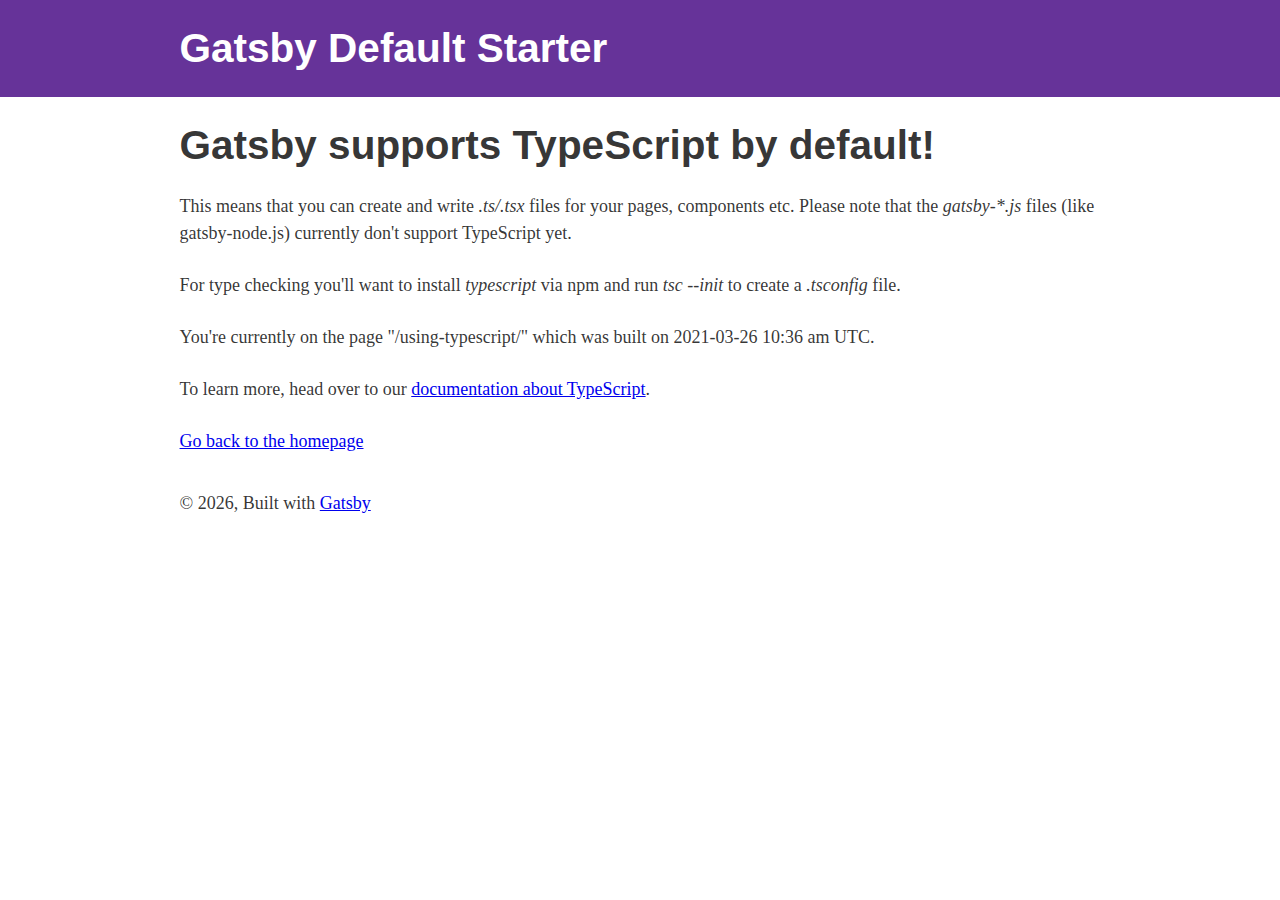
<file: using-typescript/index.html>
<!DOCTYPE html><html lang="en"><head><meta charSet="utf-8"/><meta http-equiv="x-ua-compatible" content="ie=edge"/><meta name="viewport" content="width=device-width, initial-scale=1, shrink-to-fit=no"/><style data-href="/styles.91a72a6d317ba75fdd24.css" id="gatsby-global-css">@import url(https://fonts.googleapis.com/css2?family=Inter%3Aital%2Cwght%400%2C400%3B0%2C700%3B0%2C800&display=swap);.__wab_flex-container{display:flex;flex:1 1;align-self:stretch;width:100%;height:100%;pointer-events:none}.__wab_flex-container>*{pointer-events:auto}.__wab_slot{display:contents}.__wab_slot-string-wrapper{position:relative}.__wab_passthrough{display:contents}.plasmic__default_style-module--all--1UbrG{display:block;white-space:inherit;grid-row:auto;grid-column:auto;position:relative;background-size:100% 100%;background-repeat:no-repeat;box-shadow:none;box-sizing:border-box;-webkit-text-decoration-line:none;text-decoration-line:none;transition-property:all;transition-timing-function:ease;transition-delay:0s;transition-duration:0s;margin:0;border-width:0}.plasmic__default_style-module--img--3BDX8{display:inline-block}.plasmic__default_style-module--input--1PVjg{background:#fff}.plasmic__default_style-module--input--1PVjg,.plasmic__default_style-module--textarea--1cz8Q{padding:2px}.plasmic__default_style-module--button--3_B5-,.plasmic__default_style-module--input--1PVjg,.plasmic__default_style-module--textarea--1cz8Q{font-family:inherit;line-height:inherit;font-size:inherit;font-style:inherit;font-weight:inherit;color:inherit;text-transform:inherit;border:1px solid #d3d3d3}.plasmic__default_style-module--button--3_B5-{padding:2px 6px;background:none}.plasmic__default_style-module--code--1LHH8,.plasmic__default_style-module--pre--2aVdG{font-family:inherit;line-height:inherit}.plasmic__default_style-module--h1--2h2tI,.plasmic__default_style-module--h2--112cp,.plasmic__default_style-module--h3---Fie0,.plasmic__default_style-module--h4--1yYvn,.plasmic__default_style-module--h5--12U7O,.plasmic__default_style-module--h6--27iIr{font-size:inherit;font-weight:inherit}.plasmic__default_style-module--address--2aj4K{font-style:inherit}.plasmic__default_style-module--ol--3i5It,.plasmic__default_style-module--ul--3kAOj{list-style-type:none;padding:0}.plasmic__default_style-module--select--1O5j4{padding:2px 6px}.plasmic__default_style-module--li--6LkRE{list-style-type:none}.plasmic__default_style-module--plasmic_default__component_wrapper--3eZ8u{display:grid}.plasmic__default_style-module--__wab_text--2GF2O{display:inline-block}.plasmic__default_style-module--plasmic_page_wrapper--vaaM6{display:flex;width:100%;min-height:100vh;align-items:stretch;align-self:start}.plasmic__default_style-module--plasmic_page_wrapper--vaaM6>*{height:auto!important}.plasmic_copy_of_simple_light_landing_page-module--root_reset--8rH9E{font-family:Inter;font-size:18px;font-weight:400;font-style:normal;color:#535353;text-align:left;text-transform:none;line-height:1.5;letter-spacing:normal;white-space:pre-wrap}.PlasmicAvatar-module--root--2m3Dq{display:flex;width:96px;height:96px;position:relative;overflow:hidden;border-radius:48px}.PlasmicAvatar-module--img--6iNrk{position:relative;-o-object-fit:cover;object-fit:cover;width:100%;height:100%;min-width:0;min-height:0}.PlasmicLinkButton-module--root--3bn2I{display:inline-flex;width:auto;height:auto;position:relative;border-radius:5px;padding:10px 20px}.PlasmicLinkButton-module--root__type_solidBlue--3c0aR{background:#1877f2}.PlasmicLinkButton-module--root__type_solidBlack--3VAo8{background:#18191a}.PlasmicLinkButton-module--root__type_outlineBlue--1z7SG{border:1px solid #1877f2}.PlasmicLinkButton-module--root__type_small--3LC1w{padding:0}.PlasmicLinkButton-module--root__type_solidBlue--3c0aR:hover{background:#1763cf}.PlasmicLinkButton-module--root__type_solidBlack--3VAo8:hover{background:#323436}.PlasmicLinkButton-module--slotText__type_solidBlack--tDepA,.PlasmicLinkButton-module--slotText__type_solidBlue--1C_0R{color:#fff}.PlasmicLinkButton-module--slotText__type_outlineBlue--1Nf3x{color:#1877f2}.PlasmicHeader-module--root--1OKil{display:flex;width:100%;height:auto;position:relative;justify-content:space-between;min-width:0}.PlasmicHeader-module--avatar--3XP1x.__wab_instance{position:relative;flex-shrink:0}.PlasmicHeader-module--svg--2Jk06{position:relative;-o-object-fit:cover;object-fit:cover;width:100%;height:100%;min-width:0;min-height:0}.PlasmicHeader-module--box--3d_am{display:inline-flex;position:relative;flex-direction:row;width:auto}.PlasmicHeader-module--box--3d_am>.__wab_flex-container{flex-direction:row;align-items:center;justify-content:flex-start;margin-left:-20px;width:calc(100% + 20px)}.PlasmicHeader-module--box--3d_am>.__wab_flex-container>*,.PlasmicHeader-module--box--3d_am>.__wab_flex-container>.__wab_slot>*{margin-left:20px}@media (min-width:0px) and (max-width:768px){.PlasmicHeader-module--box--3d_am>.__wab_flex-container{margin-left:-16px;width:calc(100% + 16px);margin-top:0;height:100%}}@media (min-width:0px) and (max-width:768px){.PlasmicHeader-module--box--3d_am>.__wab_flex-container>*,.PlasmicHeader-module--box--3d_am>.__wab_flex-container>.__wab_slot>*{margin-left:16px;margin-top:0}}.PlasmicHeader-module--linkButton__nbgu0--2HfEi.__wab_instance,.PlasmicHeader-module--linkButton__nyrQo--3NQT3.__wab_instance,.PlasmicHeader-module--linkButton__xtEre--2Bl1x.__wab_instance,.PlasmicHeader-module--linkButton__ycK7V--g20eY.__wab_instance{position:relative}.PlasmicTopSection-module--root--38D0H{height:auto}.PlasmicTopSection-module--box__qpXjf--2Boca,.PlasmicTopSection-module--root--38D0H{display:flex;width:100%;position:relative;flex-direction:column;min-width:0}.PlasmicTopSection-module--box__qpXjf--2Boca>.__wab_flex-container{flex-direction:column;align-items:center;justify-content:flex-start;margin-top:-32px;height:calc(100% + 32px)}.PlasmicTopSection-module--box__qpXjf--2Boca>.__wab_flex-container>*,.PlasmicTopSection-module--box__qpXjf--2Boca>.__wab_flex-container>.__wab_slot>*{margin-top:32px}.PlasmicTopSection-module--box__fg4Vi--2d0Z3{display:flex;position:relative;flex-direction:column;width:100%;max-width:1000px;min-width:0}.PlasmicTopSection-module--box__fg4Vi--2d0Z3>.__wab_flex-container{flex-direction:column;align-items:stretch;justify-content:flex-start;margin-top:-32px;height:calc(100% + 32px)}.PlasmicTopSection-module--box__fg4Vi--2d0Z3>.__wab_flex-container>*,.PlasmicTopSection-module--box__fg4Vi--2d0Z3>.__wab_flex-container>.__wab_slot>*{margin-top:32px}.PlasmicTopSection-module--box__hkoz2--3BC76{display:flex;position:relative;flex-direction:column;align-items:stretch;justify-content:flex-start}.PlasmicTopSection-module--box__sHrG9--2t1RI{font-size:96px;font-weight:700;text-align:center;line-height:1}@media (min-width:0px) and (max-width:768px){.PlasmicTopSection-module--box__sHrG9--2t1RI{font-size:48px}}.PlasmicTopSection-module--box___9ZxMj--p5Y0f{font-size:96px;font-weight:700;text-align:center;line-height:1;color:rgba(51,140,245,0);background:linear-gradient(90deg,#338cf5,#4fd1c5) 0 0/100% 100%;background-clip:text;-webkit-background-clip:text}@media (min-width:0px) and (max-width:768px){.PlasmicTopSection-module--box___9ZxMj--p5Y0f{font-size:48px}}.PlasmicTopSection-module--box___5Er3I--2w3UC{position:relative;font-size:20px;text-align:center}@media (min-width:0px) and (max-width:768px){.PlasmicTopSection-module--box___5Er3I--2w3UC{font-size:24px}}.PlasmicTopSection-module--box__hk7Y3--1TTdc{display:flex;position:relative;flex-direction:row}.PlasmicTopSection-module--box__hk7Y3--1TTdc>.__wab_flex-container{flex-direction:row;align-items:stretch;justify-content:flex-start;margin-left:-12px;width:calc(100% + 12px)}.PlasmicTopSection-module--box__hk7Y3--1TTdc>.__wab_flex-container>*,.PlasmicTopSection-module--box__hk7Y3--1TTdc>.__wab_flex-container>.__wab_slot>*{margin-left:12px}.PlasmicTopSection-module--linkButton__b5KBb--5cvmY.__wab_instance,.PlasmicTopSection-module--linkButton__xl5JA--K1hzN.__wab_instance{position:relative}.PlasmicTopSection-module--box__yJjAw--3dr51{display:flex;position:relative;flex-direction:column;align-items:center;justify-content:flex-start;width:100%;max-width:1000px;min-width:0}.PlasmicTopSection-module--img--2pnbt{position:relative;-o-object-fit:cover;object-fit:cover;width:100%;height:100%;min-width:0;min-height:0}.PlasmicSection-module--root--3_uoU{display:flex;width:100%;height:auto;position:relative;flex-direction:column;max-width:1024px;min-width:0}.PlasmicSection-module--root--3_uoU>.__wab_flex-container{flex-direction:column;justify-content:center;align-items:center;margin-top:-16px;height:calc(100% + 16px)}.PlasmicSection-module--root--3_uoU>.__wab_flex-container>*,.PlasmicSection-module--root--3_uoU>.__wab_flex-container>.__wab_slot>*{margin-top:16px}.PlasmicSection-module--slotTitle--2fV7o{font-size:64px;font-weight:800;text-align:center}@media (min-width:0px) and (max-width:768px){.PlasmicSection-module--slotTitle--2fV7o{font-size:48px}}.PlasmicSection-module--slotSubtitle--1tM0N{font-size:20px;text-align:center}@media (min-width:0px) and (max-width:768px){.PlasmicSection-module--slotSubtitle--1tM0N{font-size:24px}}.PlasmicFeatureCard-module--root--2QisE{display:flex;width:352px;height:195px;position:relative;flex-direction:column;box-shadow:0 20px 25px -5px rgba(0,0,0,.12),0 10px 10px -5px rgba(0,0,0,.02);border-radius:5px;padding:20px;background:#fff}.PlasmicFeatureCard-module--root--2QisE>.__wab_flex-container{flex-direction:column;justify-content:center;align-items:center;margin-top:-10px;height:calc(100% + 10px)}.PlasmicFeatureCard-module--root--2QisE>.__wab_flex-container>*,.PlasmicFeatureCard-module--root--2QisE>.__wab_flex-container>.__wab_slot>*{margin-top:10px}.PlasmicFeatureCard-module--root__long--p5eJm{height:auto;width:100%;display:flex;flex-direction:row;min-width:0}.PlasmicFeatureCard-module--root__long--p5eJm>.__wab_flex-container{flex-direction:row;justify-content:space-between;margin-left:-10px;width:calc(100% + 10px);margin-top:0;height:100%}.PlasmicFeatureCard-module--root__long--p5eJm>.__wab_flex-container>*,.PlasmicFeatureCard-module--root__long--p5eJm>.__wab_flex-container>.__wab_slot>*{margin-left:10px;margin-top:0}.PlasmicFeatureCard-module--box___5Iq7N--J4DzZ{display:flex;position:relative;flex-direction:row;align-items:center;justify-content:center;overflow:hidden;border-radius:32px}.PlasmicFeatureCard-module--box__trvzd--2zhP_{display:flex;position:relative;flex-direction:row;align-items:center;justify-content:center;width:64px;height:64px;flex-shrink:0;background:#1763cf}.PlasmicFeatureCard-module--svg__vgO0--3zxwj{position:relative;-o-object-fit:cover;object-fit:cover;width:48px;height:48px;flex-shrink:0}.PlasmicFeatureCard-module--box__y0DZq--2HJun{display:flex;position:relative;flex-direction:column;align-items:stretch;justify-content:flex-start}.PlasmicFeatureCard-module--box__long__y0DZq2Q697--Xwdww{align-items:flex-start}.PlasmicFeatureCard-module--slotTitle--3-A-s{font-size:20px;font-weight:700;text-align:center}.PlasmicFeatureCard-module--slotDescription--3E0bF{color:#96999e;text-align:center}.PlasmicFeatureCard-module--slotDescription__long--207s-{text-align:left}.PlasmicFeatureCard-module--box__wsZh--q8N3r{display:flex;position:relative;flex-direction:column;align-items:stretch;justify-content:flex-start}.PlasmicFeatureCard-module--box__long__wsZh2Q697--8uY-Y{width:32px;height:32px;overflow:hidden;justify-content:center;align-items:center;box-shadow:1px 1px 1px 0 #eaeaea;flex-shrink:0;border-radius:16px;background:#fff;border:1px solid #eaeaea}.PlasmicFeatureCard-module--svg___1U6Lz--CcwRq{width:16px;height:16px;position:relative;-o-object-fit:cover;object-fit:cover;flex-shrink:0}.PlasmicTestimonial-module--root--3uYDD{display:flex;position:relative;flex-direction:column;align-items:stretch;justify-content:flex-start}.PlasmicTestimonial-module--avatar--KL0hX.__wab_instance{position:absolute;left:44.01%;top:-28px;z-index:2;flex-shrink:0}.PlasmicTestimonial-module--img--1dGL8{position:relative;-o-object-fit:cover;object-fit:cover;width:100%;height:100%;min-width:0;min-height:0}.PlasmicTestimonial-module--svg--3OBb0{position:absolute;-o-object-fit:cover;object-fit:cover;width:64px;height:64px;left:52%;top:-40px;color:#1877f2;z-index:1;flex-shrink:0}.PlasmicTestimonial-module--box___15AEe--1oUlR{display:flex;width:100%;height:auto;max-width:768px;flex-direction:column;min-width:0;padding:80px 48px 32px;border:2px solid #c9ccd1}.PlasmicTestimonial-module--box___15AEe--1oUlR>.__wab_flex-container{flex-direction:column;align-items:center;justify-content:center;margin-top:-10px;height:calc(100% + 10px)}.PlasmicTestimonial-module--box___15AEe--1oUlR>.__wab_flex-container>*,.PlasmicTestimonial-module--box___15AEe--1oUlR>.__wab_flex-container>.__wab_slot>*{margin-top:10px}.PlasmicTestimonial-module--box__h7GvY--2sTme{position:relative}.PlasmicTestimonial-module--box___8N2K--Wxa24{position:relative;font-weight:700}.PlasmicTestimonial-module--box__p4LSf--3DYLt{position:relative;color:#65676b}.PlasmicHomeCta-module--root--zSPO0{display:flex;width:100%;height:auto;position:relative;justify-content:space-between;max-height:420px;min-width:0;border-radius:5px;background:#18191a}.PlasmicHomeCta-module--box__e8TyT--5DzUF{display:flex;position:relative;flex-direction:column;width:60%;padding:32px 48px}.PlasmicHomeCta-module--box__e8TyT--5DzUF>.__wab_flex-container{flex-direction:column;align-items:stretch;justify-content:center;margin-top:-12px;height:calc(100% + 12px)}.PlasmicHomeCta-module--box__e8TyT--5DzUF>.__wab_flex-container>*,.PlasmicHomeCta-module--box__e8TyT--5DzUF>.__wab_flex-container>.__wab_slot>*{margin-top:12px}@media (min-width:0px) and (max-width:768px){.PlasmicHomeCta-module--box__e8TyT--5DzUF{width:100%;min-width:0}}.PlasmicHomeCta-module--box___8Psyn--3a1fn{position:relative;color:#fff;font-size:24px;font-weight:700}.PlasmicHomeCta-module--box__peZmI--3pPny{position:relative;color:#b0b3b8}.PlasmicHomeCta-module--box___5O7Qk--2ou36{display:flex;position:relative;flex-direction:row}.PlasmicHomeCta-module--box___5O7Qk--2ou36>.__wab_flex-container{flex-direction:row;align-items:stretch;justify-content:flex-start;margin-left:-8px;width:calc(100% + 8px)}.PlasmicHomeCta-module--box___5O7Qk--2ou36>.__wab_flex-container>*,.PlasmicHomeCta-module--box___5O7Qk--2ou36>.__wab_flex-container>.__wab_slot>*{margin-left:8px}@media (min-width:0px) and (max-width:768px){.PlasmicHomeCta-module--box___5O7Qk--2ou36{display:flex;flex-direction:column}}@media (min-width:0px) and (max-width:768px){.PlasmicHomeCta-module--box___5O7Qk--2ou36>.__wab_flex-container{flex-direction:column;align-items:flex-start;margin-left:0;width:100%;margin-top:-8px;height:calc(100% + 8px)}}@media (min-width:0px) and (max-width:768px){.PlasmicHomeCta-module--box___5O7Qk--2ou36>.__wab_flex-container>*,.PlasmicHomeCta-module--box___5O7Qk--2ou36>.__wab_flex-container>.__wab_slot>*{margin-left:0;margin-top:8px}}.PlasmicHomeCta-module--textbox--tqgA-{position:relative;width:240px;color:#fff;padding-left:10px;padding-right:10px;height:44px;flex-shrink:0;border-radius:3px;background:#323436;border:1px solid #4a4c4f}@media (min-width:0px) and (max-width:768px){.PlasmicHomeCta-module--textbox--tqgA-{width:100%;min-width:0}}.PlasmicHomeCta-module--linkButton--RyKKl.__wab_instance{position:relative}.PlasmicHomeCta-module--box__qTv5I--3Ilh8{position:relative;color:#65676b;font-size:14px}.PlasmicHomeCta-module--box__xvegX--222er{display:flex;position:relative;flex-direction:column;align-items:stretch;justify-content:flex-start;width:40%}.PlasmicHomeCta-module--svg--18rOK{position:relative;-o-object-fit:cover;object-fit:cover;width:100%;height:100%;min-width:0;min-height:0}.PlasmicIconLink-module--root--2D3Tq{display:flex;width:32px;height:32px;position:relative}.PlasmicIconLink-module--box--3OLIp{display:flex;position:relative;flex-direction:row;align-items:center;justify-content:center;width:100%;height:100%;box-shadow:1px 2px 2px 1px #eaeaea;min-width:0;min-height:0;border-radius:16px;background:#fff}.PlasmicIconLink-module--slotIcon--yaEm8{color:#18191a}.PlasmicIconLink-module--svg--3YnZ9{position:relative;-o-object-fit:cover;object-fit:cover;color:#65676b;width:32px;height:32px;flex-shrink:0}.PlasmicFooter-module--root--2CerS{display:flex;width:100%;height:auto;position:relative;flex-direction:column;min-width:0}.PlasmicFooter-module--root--2CerS>.__wab_flex-container{flex-direction:column;margin-top:-32px;height:calc(100% + 32px)}.PlasmicFooter-module--root--2CerS>.__wab_flex-container>*,.PlasmicFooter-module--root--2CerS>.__wab_flex-container>.__wab_slot>*{margin-top:32px}.PlasmicFooter-module--box__qf2IX--kGx35{display:block;position:relative;width:100%;height:1px;min-width:0;flex-shrink:0;border:1px solid #eaeaea}.PlasmicFooter-module--box__m8Knj--1r6xq{display:flex;position:relative;flex-direction:row;left:auto;top:auto;width:100%;height:auto;min-width:0}.PlasmicFooter-module--box__m8Knj--1r6xq>.__wab_flex-container{flex-direction:row;align-items:stretch;justify-content:space-between;margin-left:-20px;width:calc(100% + 20px)}.PlasmicFooter-module--box__m8Knj--1r6xq>.__wab_flex-container>*,.PlasmicFooter-module--box__m8Knj--1r6xq>.__wab_flex-container>.__wab_slot>*{margin-left:20px}@media (min-width:0px) and (max-width:768px){.PlasmicFooter-module--box__m8Knj--1r6xq{display:flex;flex-direction:column}}@media (min-width:0px) and (max-width:768px){.PlasmicFooter-module--box__m8Knj--1r6xq>.__wab_flex-container{flex-direction:column;margin-left:0;width:100%;margin-top:-32px;height:calc(100% + 32px)}}@media (min-width:0px) and (max-width:768px){.PlasmicFooter-module--box__m8Knj--1r6xq>.__wab_flex-container>*,.PlasmicFooter-module--box__m8Knj--1r6xq>.__wab_flex-container>.__wab_slot>*{margin-left:0;margin-top:32px}}.PlasmicFooter-module--box___0McAt--3htCD{display:flex;position:relative;flex-direction:column;width:128px;flex-shrink:0}.PlasmicFooter-module--box___0McAt--3htCD>.__wab_flex-container{flex-direction:column;align-items:stretch;justify-content:flex-start;margin-top:-16px;height:calc(100% + 16px)}.PlasmicFooter-module--box___0McAt--3htCD>.__wab_flex-container>*,.PlasmicFooter-module--box___0McAt--3htCD>.__wab_flex-container>.__wab_slot>*{margin-top:16px}.PlasmicFooter-module--iconLink__iYPeK--3mLbQ.__wab_instance{position:relative;flex-shrink:0}.PlasmicFooter-module--svg___5JYnN--1H6iZ{position:relative;-o-object-fit:cover;object-fit:cover;color:#65676b;width:32px;height:32px}.PlasmicFooter-module--box__d5KFk--32rFx{display:flex;position:relative;flex-direction:row;align-items:stretch;justify-content:flex-start}.PlasmicFooter-module--link__bozh1--2SVOQ{color:#535353}.PlasmicFooter-module--root--2CerS .PlasmicFooter-module--link__bozh1--2SVOQ:hover{-webkit-text-decoration-line:underline;text-decoration-line:underline;color:#050505}.PlasmicFooter-module--box__hjTcn--G2SHB{position:relative}.PlasmicFooter-module--link__u9Q3Q--2mFsl{position:relative;color:#535353}.PlasmicFooter-module--root--2CerS .PlasmicFooter-module--link__u9Q3Q--2mFsl:hover{-webkit-text-decoration-line:underline;text-decoration-line:underline;color:#050505}.PlasmicFooter-module--box__mb30Z--39eH7{display:flex;position:relative;flex-direction:row}.PlasmicFooter-module--box__mb30Z--39eH7>.__wab_flex-container{flex-direction:row;align-items:stretch;justify-content:flex-end;margin-left:-32px;width:calc(100% + 32px)}.PlasmicFooter-module--box__mb30Z--39eH7>.__wab_flex-container>*,.PlasmicFooter-module--box__mb30Z--39eH7>.__wab_flex-container>.__wab_slot>*{margin-left:32px}@media (min-width:0px) and (max-width:768px){.PlasmicFooter-module--box__mb30Z--39eH7{display:flex;flex-direction:column}}@media (min-width:0px) and (max-width:768px){.PlasmicFooter-module--box__mb30Z--39eH7>.__wab_flex-container{flex-direction:column;margin-left:0;width:100%;margin-top:-32px;height:calc(100% + 32px)}}@media (min-width:0px) and (max-width:768px){.PlasmicFooter-module--box__mb30Z--39eH7>.__wab_flex-container>*,.PlasmicFooter-module--box__mb30Z--39eH7>.__wab_flex-container>.__wab_slot>*{margin-left:0;margin-top:32px}}.PlasmicFooter-module--box__zNfzB--xd5-u{display:flex;position:relative;flex-direction:column;width:150px;flex-shrink:0}.PlasmicFooter-module--box__zNfzB--xd5-u>.__wab_flex-container{flex-direction:column;align-items:stretch;justify-content:flex-start;margin-top:-3px;height:calc(100% + 3px)}.PlasmicFooter-module--box__zNfzB--xd5-u>.__wab_flex-container>*,.PlasmicFooter-module--box__zNfzB--xd5-u>.__wab_flex-container>.__wab_slot>*{margin-top:3px}.PlasmicFooter-module--box___1Qd9--2A9Vb{position:relative;font-weight:700}.PlasmicFooter-module--link___3VNYs--4OttK{position:relative;color:#535353}.PlasmicFooter-module--root--2CerS .PlasmicFooter-module--link___3VNYs--4OttK:hover{color:#050505}.PlasmicFooter-module--link__lvKHj--ta0iS{position:relative;color:#535353}.PlasmicFooter-module--root--2CerS .PlasmicFooter-module--link__lvKHj--ta0iS:hover{color:#050505}.PlasmicFooter-module--link__crm5W--3DgKm{position:relative;color:#535353}.PlasmicFooter-module--root--2CerS .PlasmicFooter-module--link__crm5W--3DgKm:hover{color:#050505}.PlasmicFooter-module--link__hIlW--34BNN{position:relative;color:#535353}.PlasmicFooter-module--root--2CerS .PlasmicFooter-module--link__hIlW--34BNN:hover{color:#050505}.PlasmicFooter-module--link___6Lvu2--1BzhH{position:relative;color:#535353}.PlasmicFooter-module--root--2CerS .PlasmicFooter-module--link___6Lvu2--1BzhH:hover{color:#050505}.PlasmicFooter-module--box__wVbku--20k-P{display:flex;position:relative;flex-direction:column;width:150px;flex-shrink:0}.PlasmicFooter-module--box__wVbku--20k-P>.__wab_flex-container{flex-direction:column;align-items:stretch;justify-content:flex-start;margin-top:-3px;height:calc(100% + 3px)}.PlasmicFooter-module--box__wVbku--20k-P>.__wab_flex-container>*,.PlasmicFooter-module--box__wVbku--20k-P>.__wab_flex-container>.__wab_slot>*{margin-top:3px}.PlasmicFooter-module--box__pTaM--170KI{position:relative;font-weight:700}.PlasmicFooter-module--link__j79T5--17F7g{position:relative;color:#535353}.PlasmicFooter-module--root--2CerS .PlasmicFooter-module--link__j79T5--17F7g:hover{color:#050505}.PlasmicFooter-module--link__rCi--iOX7k{position:relative;color:#535353}.PlasmicFooter-module--root--2CerS .PlasmicFooter-module--link__rCi--iOX7k:hover{color:#050505}.PlasmicFooter-module--link__qhdz--3EPoh{position:relative;color:#535353}.PlasmicFooter-module--root--2CerS .PlasmicFooter-module--link__qhdz--3EPoh:hover{color:#050505}.PlasmicFooter-module--link__cybwQ--2OZvQ{position:relative;color:#535353}.PlasmicFooter-module--root--2CerS .PlasmicFooter-module--link__cybwQ--2OZvQ:hover{color:#050505}.PlasmicFooter-module--link__gG9Zl--2wSUI{position:relative;color:#535353}.PlasmicFooter-module--root--2CerS .PlasmicFooter-module--link__gG9Zl--2wSUI:hover{color:#050505}.PlasmicFooter-module--box__zaIr1--MVcaY{display:flex;flex-direction:column;width:150px;flex-shrink:0}.PlasmicFooter-module--box__zaIr1--MVcaY>.__wab_flex-container{flex-direction:column;align-items:stretch;justify-content:flex-start;margin-top:-3px;height:calc(100% + 3px)}.PlasmicFooter-module--box__zaIr1--MVcaY>.__wab_flex-container>*,.PlasmicFooter-module--box__zaIr1--MVcaY>.__wab_flex-container>.__wab_slot>*{margin-top:3px}.PlasmicFooter-module--box__j2Ga0--1LEL_{position:relative;font-weight:700}.PlasmicFooter-module--link__nnUZi--qGTCJ{position:relative;color:#535353}.PlasmicFooter-module--root--2CerS .PlasmicFooter-module--link__nnUZi--qGTCJ:hover{color:#050505}.PlasmicFooter-module--link__saBmn--1gsIb{position:relative;color:#535353}.PlasmicFooter-module--root--2CerS .PlasmicFooter-module--link__saBmn--1gsIb:hover{color:#050505}.PlasmicFooter-module--link__zmNmF--3qOhB{position:relative;color:#535353}.PlasmicFooter-module--root--2CerS .PlasmicFooter-module--link__zmNmF--3qOhB:hover{color:#050505}.PlasmicFooter-module--link__hcxKx--21gp6{position:relative;color:#535353}.PlasmicFooter-module--root--2CerS .PlasmicFooter-module--link__hcxKx--21gp6:hover{color:#050505}.PlasmicFooter-module--link__wkIT--vJsD3{position:relative;color:#535353}.PlasmicFooter-module--root--2CerS .PlasmicFooter-module--link__wkIT--vJsD3:hover{color:#050505}.PlasmicFooter-module--box__ds40V--3J0Hx{display:flex;position:relative;flex-direction:column;width:200px;flex-shrink:0}.PlasmicFooter-module--box__ds40V--3J0Hx>.__wab_flex-container{flex-direction:column;align-items:stretch;justify-content:flex-start;margin-top:-3px;height:calc(100% + 3px)}.PlasmicFooter-module--box__ds40V--3J0Hx>.__wab_flex-container>*,.PlasmicFooter-module--box__ds40V--3J0Hx>.__wab_flex-container>.__wab_slot>*{margin-top:3px}.PlasmicFooter-module--box__usVt--3L5xb{position:relative;font-weight:700}.PlasmicFooter-module--box__fm8L--2VJ4k{position:relative}.PlasmicFooter-module--box__m3Qyv--3o4HR{display:flex;position:relative;flex-direction:row;align-items:center;justify-content:center;width:100%;min-width:0;border-radius:5px;border:1px solid #e4e6eb}.PlasmicFooter-module--textbox--3fcmB{position:relative;width:100%;padding-left:10px;padding-right:10px;font-size:12px;min-width:0;border-width:0}.PlasmicFooter-module--button--1GopZ{position:relative;color:#1877f2;border-width:0 0 0 1px;border-left-style:solid}.PlasmicFooter-module--box__eiVkT--2fYeb{display:block;position:relative;width:100%;height:1px;min-width:0;flex-shrink:0;border:1px solid #eaeaea}.PlasmicFooter-module--box__d4Dou--2XHix{display:flex;position:relative;flex-direction:row;align-items:stretch;justify-content:space-between;left:auto;top:auto;width:100%;height:auto;min-width:0}@media (min-width:0px) and (max-width:768px){.PlasmicFooter-module--box__d4Dou--2XHix{display:flex;flex-direction:column}}@media (min-width:0px) and (max-width:768px){.PlasmicFooter-module--box__d4Dou--2XHix>.__wab_flex-container{flex-direction:column;margin-left:0;width:100%;margin-top:-8px;height:calc(100% + 8px)}}@media (min-width:0px) and (max-width:768px){.PlasmicFooter-module--box__d4Dou--2XHix>.__wab_flex-container>*,.PlasmicFooter-module--box__d4Dou--2XHix>.__wab_flex-container>.__wab_slot>*{margin-left:0;margin-top:8px}}.PlasmicFooter-module--box___59KDo--2fU2d{display:flex;position:relative;flex-direction:row;align-items:stretch;justify-content:flex-start}.PlasmicFooter-module--link__lBc1--1IWOY{position:relative;color:#535353;height:auto}.PlasmicFooter-module--root--2CerS .PlasmicFooter-module--link__lBc1--1IWOY:hover{-webkit-text-decoration-line:underline;text-decoration-line:underline}.PlasmicFooter-module--link___8OgFh--1FhMe{position:relative;color:#535353}.PlasmicFooter-module--root--2CerS .PlasmicFooter-module--link___8OgFh--1FhMe:hover{-webkit-text-decoration-line:underline;text-decoration-line:underline}.PlasmicFooter-module--box__kyHnQ--HUjBv{position:relative;height:auto;width:auto;display:inline-block}.PlasmicFooter-module--box__zVMrK--2f3cR{display:flex;position:relative;flex-direction:row}.PlasmicFooter-module--box__zVMrK--2f3cR>.__wab_flex-container{flex-direction:row;align-items:stretch;justify-content:flex-start;margin-left:-16px;width:calc(100% + 16px)}.PlasmicFooter-module--box__zVMrK--2f3cR>.__wab_flex-container>*,.PlasmicFooter-module--box__zVMrK--2f3cR>.__wab_flex-container>.__wab_slot>*{margin-left:16px}.PlasmicFooter-module--iconLink__sst7W--pxLnN.__wab_instance{position:relative;flex-shrink:0}.PlasmicFooter-module--svg__cC0C--1Z917{position:relative;-o-object-fit:cover;object-fit:cover;color:#65676b;width:32px;height:32px}.PlasmicFooter-module--root--2CerS .PlasmicFooter-module--svg__cC0C--1Z917:hover{color:#18191a}.PlasmicFooter-module--iconLink__olvlj--1neZ-.__wab_instance{position:relative;flex-shrink:0}.PlasmicFooter-module--svg___02WNu--3cfca{position:relative;-o-object-fit:cover;object-fit:cover;color:#65676b;width:32px;height:32px}.PlasmicFooter-module--root--2CerS .PlasmicFooter-module--svg___02WNu--3cfca:hover{color:#18191a}.PlasmicFooter-module--iconLink___1PZ0L--2Y_iG.__wab_instance{position:relative;flex-shrink:0}.PlasmicFooter-module--svg___2Ot7N--3ipRf{position:relative;-o-object-fit:cover;object-fit:cover;color:#65676b;width:32px;height:32px}.PlasmicFooter-module--root--2CerS .PlasmicFooter-module--svg___2Ot7N--3ipRf:hover{color:#18191a}.PlasmicHome-module--root--wZZnb{display:flex;position:relative;flex-direction:column;align-items:center;justify-content:flex-start;width:100%;height:100%;padding-right:16px;padding-left:16px;min-width:0;min-height:0}@media (min-width:0px) and (max-width:768px){.PlasmicHome-module--root--wZZnb{width:100%;height:100%;min-width:0;min-height:0}}.PlasmicHome-module--box__abgwu--22GaB{display:flex;width:100%;height:auto;flex-direction:column;max-width:1600px;min-width:0}.PlasmicHome-module--box__abgwu--22GaB>.__wab_flex-container{flex-direction:column;justify-content:flex-start;align-items:center;margin-top:-64px;height:calc(100% + 64px)}.PlasmicHome-module--box__abgwu--22GaB>.__wab_flex-container>*,.PlasmicHome-module--box__abgwu--22GaB>.__wab_flex-container>.__wab_slot>*{margin-top:64px}.PlasmicHome-module--header--APV6c.__wab_instance,.PlasmicHome-module--section__kdQCi--1AUmj.__wab_instance,.PlasmicHome-module--topSection--1Wqt1.__wab_instance{position:relative}.PlasmicHome-module--box__apiHy--3o-x7{display:flex;position:relative;flex-direction:row;width:100%;min-width:0}.PlasmicHome-module--box__apiHy--3o-x7>.__wab_flex-container{flex-direction:row;align-items:stretch;justify-content:flex-start;margin-left:-32px;width:calc(100% + 32px)}.PlasmicHome-module--box__apiHy--3o-x7>.__wab_flex-container>*,.PlasmicHome-module--box__apiHy--3o-x7>.__wab_flex-container>.__wab_slot>*{margin-left:32px}@media (min-width:0px) and (max-width:768px){.PlasmicHome-module--box__apiHy--3o-x7{display:flex;flex-direction:column}}@media (min-width:0px) and (max-width:768px){.PlasmicHome-module--box__apiHy--3o-x7>.__wab_flex-container{flex-direction:column;justify-content:flex-start;align-items:center;margin-left:0;width:100%;margin-top:-12px;height:calc(100% + 12px)}}@media (min-width:0px) and (max-width:768px){.PlasmicHome-module--box__apiHy--3o-x7>.__wab_flex-container>*,.PlasmicHome-module--box__apiHy--3o-x7>.__wab_flex-container>.__wab_slot>*{margin-left:0;margin-top:12px}}.PlasmicHome-module--box__oLl2U--3P_ZD{display:flex;position:relative;flex-direction:column;width:50%}.PlasmicHome-module--box__oLl2U--3P_ZD>.__wab_flex-container{flex-direction:column;align-items:stretch;justify-content:flex-start;margin-top:-12px;height:calc(100% + 12px)}.PlasmicHome-module--box__oLl2U--3P_ZD>.__wab_flex-container>*,.PlasmicHome-module--box__oLl2U--3P_ZD>.__wab_flex-container>.__wab_slot>*{margin-top:12px}@media (min-width:0px) and (max-width:768px){.PlasmicHome-module--box__oLl2U--3P_ZD{width:100%;min-width:0}}.PlasmicHome-module--box__vPnFa--1g9X9{position:relative;font-size:32px;font-weight:700}.PlasmicHome-module--box__fc6L8--363MP{position:relative;color:#96999e}.PlasmicHome-module--featureCard__aRsqb--3ZfrV.__wab_instance{position:relative}.PlasmicHome-module--svg__wSRtw--Usk9-{width:16px;height:16px;position:relative;-o-object-fit:cover;object-fit:cover}.PlasmicHome-module--featureCard__xmpgk--15XF2.__wab_instance{position:relative}.PlasmicHome-module--svg__mQoK--2uJ9o{width:16px;height:16px;position:relative;-o-object-fit:cover;object-fit:cover}.PlasmicHome-module--featureCard__nqYj9--2fwoo.__wab_instance{position:relative}.PlasmicHome-module--svg__ybJ1G--2-v1a{width:16px;height:16px;position:relative;-o-object-fit:cover;object-fit:cover}.PlasmicHome-module--box__k6HAu--3U201{display:flex;position:relative;flex-direction:column;align-items:stretch;justify-content:flex-start;width:50%}@media (min-width:0px) and (max-width:768px){.PlasmicHome-module--box__k6HAu--3U201{width:100%;min-width:0}}.PlasmicHome-module--img__uNsMj--3uRmB{position:relative;-o-object-fit:cover;object-fit:cover;width:100%;min-width:0}.PlasmicHome-module--img__h01Bm--3CHhG{position:absolute;-o-object-fit:cover;object-fit:cover;left:0;top:30%;width:90%}.PlasmicHome-module--box__ebqnh--9TeG7{display:flex;position:relative;flex-direction:column;align-items:center;justify-content:flex-start;width:100%;min-width:0;padding:64px}.PlasmicHome-module--box___3QamZ--31egE{display:block;position:absolute;flex-direction:column;align-items:stretch;justify-content:flex-start;left:0;top:50%;height:50%;width:100%;background:#050505}.PlasmicHome-module--section__y5H1---2G2I.__wab_instance{position:relative}.PlasmicHome-module--box___7LJ8K--NuNVf{display:flex;flex-direction:row;width:100%;min-width:0}.PlasmicHome-module--box___7LJ8K--NuNVf>.__wab_flex-container{flex-direction:row;align-items:center;justify-content:center;flex-wrap:wrap;margin-left:-20px;width:calc(100% + 20px);margin-top:-20px;height:calc(100% + 20px)}.PlasmicHome-module--box___7LJ8K--NuNVf>.__wab_flex-container>*,.PlasmicHome-module--box___7LJ8K--NuNVf>.__wab_flex-container>.__wab_slot>*{margin-left:20px;margin-top:20px}.PlasmicHome-module--featureCard__iWja--1OLe6.__wab_instance{position:relative;flex-shrink:0}.PlasmicHome-module--svg__pkjvi--HVrXI{position:relative;-o-object-fit:cover;object-fit:cover;width:32px;height:32px;color:#fff}.PlasmicHome-module--featureCard__zdnbr--lUVOD.__wab_instance{position:relative;flex-shrink:0}.PlasmicHome-module--svg__eMeO0--3D9Uq{position:relative;-o-object-fit:cover;object-fit:cover;width:32px;height:32px;color:#fff}.PlasmicHome-module--featureCard__mn1G6--17fTy.__wab_instance{position:relative;flex-shrink:0}.PlasmicHome-module--svg___9Mjg2--Y-tau{position:relative;-o-object-fit:cover;object-fit:cover;width:32px;height:32px;color:#fff}.PlasmicHome-module--featureCard__ztzPz---L4Wp.__wab_instance{position:relative;flex-shrink:0}.PlasmicHome-module--svg__y119J--1-7FK{position:relative;-o-object-fit:cover;object-fit:cover;width:32px;height:32px;color:#fff}.PlasmicHome-module--featureCard___8SZtQ--jrc6z.__wab_instance{position:relative;flex-shrink:0}.PlasmicHome-module--svg___1JJy7--2ATBd{position:relative;-o-object-fit:cover;object-fit:cover;width:32px;height:32px;color:#fff}.PlasmicHome-module--featureCard__qz2X--3T2L-.__wab_instance{position:relative;flex-shrink:0}.PlasmicHome-module--svg__e4WZ--1PhYx{position:relative;-o-object-fit:cover;object-fit:cover;width:32px;height:32px;color:#fff}.PlasmicHome-module--box__kq3Cs--21dmh{display:block;position:absolute;left:50%;top:95%;width:2px;height:88px;flex-shrink:0;border:1px solid #eaeaea}.PlasmicHome-module--section__cwKbo--3ZCbv.__wab_instance{position:relative}.PlasmicHome-module--box__qIwmT--1gTDv{display:flex;position:relative;flex-direction:row}.PlasmicHome-module--box__qIwmT--1gTDv>.__wab_flex-container{flex-direction:row;align-items:center;justify-content:center;flex-wrap:wrap;margin-left:-48px;width:calc(100% + 48px);margin-top:-24px;height:calc(100% + 24px)}.PlasmicHome-module--box__qIwmT--1gTDv>.__wab_flex-container>*,.PlasmicHome-module--box__qIwmT--1gTDv>.__wab_flex-container>.__wab_slot>*{margin-left:48px;margin-top:24px}.PlasmicHome-module--svg___1YvbF--2deFg{width:124px;height:24px}.PlasmicHome-module--svg___1YvbF--2deFg,.PlasmicHome-module--svg__xTzw0--3kVpp{position:relative;-o-object-fit:cover;object-fit:cover;color:#96999e;flex-shrink:0}.PlasmicHome-module--svg__xTzw0--3kVpp{width:83px;height:30px}.PlasmicHome-module--svg__nNmXf--YCNYW{width:125px;height:39px}.PlasmicHome-module--svg__emAtO--2udw8,.PlasmicHome-module--svg__nNmXf--YCNYW{position:relative;-o-object-fit:cover;object-fit:cover;color:#96999e;flex-shrink:0}.PlasmicHome-module--svg__emAtO--2udw8{width:113px;height:30px}.PlasmicHome-module--svg__wlv68--2QVu-{position:relative;-o-object-fit:cover;object-fit:cover;width:109px;height:33px;color:#96999e;flex-shrink:0}.PlasmicHome-module--footer--2lZNc.__wab_instance,.PlasmicHome-module--homeCta--3opTn.__wab_instance,.PlasmicHome-module--testimonial--3kB7O.__wab_instance{position:relative}.PlasmicBaseCard-module--root--nIGWo{display:flex;width:100%;height:auto;position:relative;flex-direction:column;box-shadow:0 20px 25px -5px rgba(0,0,0,.12),0 10px 10px -5px rgba(0,0,0,.02);min-width:0;border-radius:5px;padding:20px;background:#fff}.PlasmicBaseCard-module--root--nIGWo>.__wab_flex-container{flex-direction:column;justify-content:center;align-items:stretch;margin-top:-10px;height:calc(100% + 10px)}.PlasmicBaseCard-module--root--nIGWo>.__wab_flex-container>*,.PlasmicBaseCard-module--root--nIGWo>.__wab_flex-container>.__wab_slot>*{margin-top:10px}.PlasmicBaseCard-module--root__long--3HWTu{height:auto;width:100%;display:flex;flex-direction:row;min-width:0}.PlasmicBaseCard-module--root__long--3HWTu>.__wab_flex-container{flex-direction:row;justify-content:space-between;margin-left:-10px;width:calc(100% + 10px);margin-top:0;height:100%}.PlasmicBaseCard-module--root__long--3HWTu>.__wab_flex-container>*,.PlasmicBaseCard-module--root__long--3HWTu>.__wab_flex-container>.__wab_slot>*{margin-left:10px;margin-top:0}.PlasmicBaseCard-module--box__gktGt--3Mb4_{display:flex;position:relative;flex-direction:column;align-items:stretch;justify-content:flex-start}.PlasmicBaseCard-module--box__long__gktGt2ZaZe--2AkRk{align-items:flex-start}.PlasmicBaseCard-module--slotChildren--3VuMk{text-align:center}.PlasmicBaseCard-module--slotChildren__long--22lLT{text-align:left}.PlasmicBaseCard-module--box__uQo4Q--2x1ed{display:flex;position:relative;flex-direction:column;align-items:stretch;justify-content:flex-start}.PlasmicBaseCard-module--box__long__uQo4Q2ZaZe--tMoKb{width:32px;height:32px;overflow:hidden;justify-content:center;align-items:center;box-shadow:1px 1px 1px 0 #eaeaea;flex-shrink:0;border-radius:16px;background:#fff;border:1px solid #eaeaea}.PlasmicBaseCard-module--svg--1fpJg{width:16px;height:16px;position:relative;-o-object-fit:cover;object-fit:cover;flex-shrink:0}.PlasmicBullet-module--root--u5tUC{display:flex;flex-direction:row;position:relative}.PlasmicBullet-module--root--u5tUC>.__wab_flex-container{flex-direction:row;align-items:center;justify-content:flex-start;margin-left:-8px;width:calc(100% + 8px)}.PlasmicBullet-module--root--u5tUC>.__wab_flex-container>*,.PlasmicBullet-module--root--u5tUC>.__wab_flex-container>.__wab_slot>*{margin-left:8px}.PlasmicBullet-module--svg--2xnhQ{-o-object-fit:cover;object-fit:cover;width:19px;height:19px;color:#32ab4f;flex-shrink:0}.PlasmicPlan-module--root--1K0jQ.__wab_instance{position:relative}.PlasmicPlan-module--box__vxVaq--30o47{display:flex;position:relative;flex-direction:column;align-items:stretch;justify-content:flex-start}.PlasmicPlan-module--box___22P6T--1CncG{display:flex;flex-direction:column}.PlasmicPlan-module--box___22P6T--1CncG>.__wab_flex-container{flex-direction:column;justify-content:center;margin-top:-8px;height:calc(100% + 8px)}.PlasmicPlan-module--box___22P6T--1CncG>.__wab_flex-container>*,.PlasmicPlan-module--box___22P6T--1CncG>.__wab_flex-container>.__wab_slot>*{margin-top:8px}.PlasmicPlan-module--slotName--3KHyS{font-size:20px;font-weight:700;text-align:center}.PlasmicPlan-module--box__ahzx--1j0GK{font-size:48px}.PlasmicPlan-module--box__eP2Zx--1JwCn{display:flex;flex-direction:column;position:relative}.PlasmicPlan-module--box__eP2Zx--1JwCn>.__wab_flex-container{flex-direction:column;align-items:stretch;justify-content:flex-start;margin-top:-8px;height:calc(100% + 8px)}.PlasmicPlan-module--box__eP2Zx--1JwCn>.__wab_flex-container>*,.PlasmicPlan-module--box__eP2Zx--1JwCn>.__wab_flex-container>.__wab_slot>*{margin-top:8px}.PlasmicPlan-module--bullet__gbfR--1ptyv.__wab_instance,.PlasmicPlan-module--bullet__hr6Sp--2euW5.__wab_instance,.PlasmicPlan-module--bullet__vmqnl--3OD-7.__wab_instance{position:relative}.PlasmicPlan-module--box__i0ZhP--37BHz{display:flex;position:relative;flex-direction:column;align-items:center;justify-content:flex-start;margin-top:21px!important}.PlasmicFaq-module--root--2Jb3e.__wab_instance{position:relative}.PlasmicFaq-module--box__h73GD--3KAVI{display:flex;position:relative;flex-direction:column}.PlasmicFaq-module--box__h73GD--3KAVI>.__wab_flex-container{flex-direction:column;align-items:flex-start;justify-content:flex-start;margin-top:-8px;height:calc(100% + 8px)}.PlasmicFaq-module--box__h73GD--3KAVI>.__wab_flex-container>*,.PlasmicFaq-module--box__h73GD--3KAVI>.__wab_flex-container>.__wab_slot>*{margin-top:8px}.PlasmicFaq-module--box__ugz1D--1qQk4{display:flex;flex-direction:row}.PlasmicFaq-module--box__nIr6V--2bMb8{display:flex;position:relative}.PlasmicFaq-module--slotChildren--3IDYX{font-size:20px;font-weight:700;text-align:left}.PlasmicFaq-module--slotSlot--3W6Hh{text-align:left}.PlasmicPricing-module--root--3YPbk{display:flex;position:relative;flex-direction:column;align-items:center;justify-content:flex-start;width:100%;height:100%;padding-right:16px;padding-left:16px;min-width:0;min-height:0}@media (min-width:0px) and (max-width:768px){.PlasmicPricing-module--root--3YPbk{width:100%;height:100%;min-width:0;min-height:0}}.PlasmicPricing-module--box__qjMuF--XKngu{display:flex;width:100%;height:auto;flex-direction:column;max-width:1600px;min-width:0}.PlasmicPricing-module--box__qjMuF--XKngu>.__wab_flex-container{flex-direction:column;justify-content:flex-start;align-items:center;margin-top:-64px;height:calc(100% + 64px)}.PlasmicPricing-module--box__qjMuF--XKngu>.__wab_flex-container>*,.PlasmicPricing-module--box__qjMuF--XKngu>.__wab_flex-container>.__wab_slot>*{margin-top:64px}.PlasmicPricing-module--header--2Se9F.__wab_instance,.PlasmicPricing-module--section__xjg5--3G1Xz.__wab_instance{position:relative}.PlasmicPricing-module--box__uwV89--16sAL{display:flex;position:relative;flex-direction:row}.PlasmicPricing-module--box__uwV89--16sAL>.__wab_flex-container{flex-direction:row;align-items:flex-start;justify-content:flex-start;margin-left:-16px;width:calc(100% + 16px)}.PlasmicPricing-module--box__uwV89--16sAL>.__wab_flex-container>*,.PlasmicPricing-module--box__uwV89--16sAL>.__wab_flex-container>.__wab_slot>*{margin-left:16px}@media (min-width:0px) and (max-width:768px){.PlasmicPricing-module--box__uwV89--16sAL{display:flex;flex-direction:column}}@media (min-width:0px) and (max-width:768px){.PlasmicPricing-module--box__uwV89--16sAL>.__wab_flex-container{flex-direction:column;margin-left:0;width:100%;margin-top:-20px;height:calc(100% + 20px)}}@media (min-width:0px) and (max-width:768px){.PlasmicPricing-module--box__uwV89--16sAL>.__wab_flex-container>*,.PlasmicPricing-module--box__uwV89--16sAL>.__wab_flex-container>.__wab_slot>*{margin-left:0;margin-top:20px}}.PlasmicPricing-module--plan__bsSub--1KUB4.__wab_instance.__wab_instance{position:relative}.PlasmicPricing-module--box___4SY8A--1QREh{font-size:48px}.PlasmicPricing-module--plan__z4R2--2YP2V.__wab_instance.__wab_instance{position:relative}.PlasmicPricing-module--box__azgDq--2ZDYp{font-size:48px}.PlasmicPricing-module--box__thJN--2kchC{display:flex;flex-direction:column;position:relative}.PlasmicPricing-module--box__thJN--2kchC>.__wab_flex-container{flex-direction:column;align-items:stretch;justify-content:flex-start;margin-top:-8px;height:calc(100% + 8px)}.PlasmicPricing-module--box__thJN--2kchC>.__wab_flex-container>*,.PlasmicPricing-module--box__thJN--2kchC>.__wab_flex-container>.__wab_slot>*{margin-top:8px}.PlasmicPricing-module--bullet__gJnLe--3WL9N.__wab_instance,.PlasmicPricing-module--bullet__jqnyn--2FBEZ.__wab_instance,.PlasmicPricing-module--bullet__nmK2U--2bMJM.__wab_instance,.PlasmicPricing-module--bullet__us33F--21Bs9.__wab_instance,.PlasmicPricing-module--plan__wHsQ--OfSQt.__wab_instance.__wab_instance{position:relative}.PlasmicPricing-module--box__ecbyB--353Ts{font-size:48px}.PlasmicPricing-module--faq__gwBHd--2lWcX.__wab_instance.__wab_instance,.PlasmicPricing-module--faq__lSbj8--3KrZ8.__wab_instance.__wab_instance,.PlasmicPricing-module--faq__qKckC--3pVyv.__wab_instance.__wab_instance,.PlasmicPricing-module--footer--2D8uB.__wab_instance,.PlasmicPricing-module--section__ceF0F--3cBah.__wab_instance{position:relative}.PlasmicFeatures-module--root--ObCPq{display:flex;position:relative;flex-direction:column;align-items:center;justify-content:flex-start;width:100%;height:100%;padding-right:16px;padding-left:16px;min-width:0;min-height:0}@media (min-width:0px) and (max-width:768px){.PlasmicFeatures-module--root--ObCPq{width:100%;height:100%;min-width:0;min-height:0}}.PlasmicFeatures-module--box__o8HpS--39crK{display:flex;width:100%;height:auto;flex-direction:column;max-width:1600px;min-width:0}.PlasmicFeatures-module--box__o8HpS--39crK>.__wab_flex-container{flex-direction:column;justify-content:flex-start;align-items:center;margin-top:-64px;height:calc(100% + 64px)}.PlasmicFeatures-module--box__o8HpS--39crK>.__wab_flex-container>*,.PlasmicFeatures-module--box__o8HpS--39crK>.__wab_flex-container>.__wab_slot>*{margin-top:64px}.PlasmicFeatures-module--header--3E0vb.__wab_instance,.PlasmicFeatures-module--section--1fwNG.__wab_instance{position:relative}.PlasmicFeatures-module--box__vCv29--3AVDn{display:flex;position:relative;flex-direction:row;width:100%;min-width:0}.PlasmicFeatures-module--box__vCv29--3AVDn>.__wab_flex-container{flex-direction:row;align-items:stretch;justify-content:flex-start;margin-left:-32px;width:calc(100% + 32px)}.PlasmicFeatures-module--box__vCv29--3AVDn>.__wab_flex-container>*,.PlasmicFeatures-module--box__vCv29--3AVDn>.__wab_flex-container>.__wab_slot>*{margin-left:32px}@media (min-width:0px) and (max-width:768px){.PlasmicFeatures-module--box__vCv29--3AVDn{display:flex;flex-direction:column}}@media (min-width:0px) and (max-width:768px){.PlasmicFeatures-module--box__vCv29--3AVDn>.__wab_flex-container{flex-direction:column;margin-left:0;width:100%}}@media (min-width:0px) and (max-width:768px){.PlasmicFeatures-module--box__vCv29--3AVDn>.__wab_flex-container>*,.PlasmicFeatures-module--box__vCv29--3AVDn>.__wab_flex-container>.__wab_slot>*{margin-left:0}}.PlasmicFeatures-module--box__vT3OE--31ENy{display:flex;position:relative;flex-direction:column;width:50%}.PlasmicFeatures-module--box__vT3OE--31ENy>.__wab_flex-container{flex-direction:column;align-items:stretch;justify-content:flex-start;margin-top:-12px;height:calc(100% + 12px)}.PlasmicFeatures-module--box__vT3OE--31ENy>.__wab_flex-container>*,.PlasmicFeatures-module--box__vT3OE--31ENy>.__wab_flex-container>.__wab_slot>*{margin-top:12px}@media (min-width:0px) and (max-width:768px){.PlasmicFeatures-module--box__vT3OE--31ENy{width:100%;min-width:0}}.PlasmicFeatures-module--box__cfnQk--yqQR6{position:relative;font-size:32px;font-weight:700;text-align:left}.PlasmicFeatures-module--box___5NXhn--1uP6O{position:relative;text-align:left}.PlasmicFeatures-module--bullet__lcGf--35-1Y.__wab_instance,.PlasmicFeatures-module--bullet__vDwFd--NsuVL.__wab_instance,.PlasmicFeatures-module--bullet__vsBs--3-5Yz.__wab_instance{position:relative}.PlasmicFeatures-module--box__dJb5Y--AKPQ-{position:relative;text-align:left}.PlasmicFeatures-module--box__iqQpY--2eTac{display:flex;position:relative;flex-direction:row}.PlasmicFeatures-module--box__iqQpY--2eTac>.__wab_flex-container{flex-direction:row;align-items:stretch;justify-content:flex-start;margin-left:-20px;width:calc(100% + 20px)}.PlasmicFeatures-module--box__iqQpY--2eTac>.__wab_flex-container>*,.PlasmicFeatures-module--box__iqQpY--2eTac>.__wab_flex-container>.__wab_slot>*{margin-left:20px}.PlasmicFeatures-module--box___4U8St--Ysocz{display:flex;position:relative;flex-direction:column;align-items:stretch;justify-content:flex-start;width:50%}@media (min-width:0px) and (max-width:768px){.PlasmicFeatures-module--box___4U8St--Ysocz{width:100%;min-width:0}}.PlasmicFeatures-module--img___1KP9--2YrDM{position:relative;-o-object-fit:cover;object-fit:cover;width:100%;min-width:0}.PlasmicFeatures-module--img__zrRGz--OTzLj{position:absolute;-o-object-fit:cover;object-fit:cover;left:0;top:30%;width:90%}.PlasmicFeatures-module--footer--6FWgV.__wab_instance,.PlasmicFeatures-module--homeCta--_zXhW.__wab_instance{position:relative}html{-ms-text-size-adjust:100%;-webkit-text-size-adjust:100%;font:112.5%/1.45em georgia,serif,sans-serif;box-sizing:border-box;overflow-y:scroll}body{margin:0;-webkit-font-smoothing:antialiased;-moz-osx-font-smoothing:grayscale;color:rgba(0,0,0,.8);font-family:georgia,serif;font-weight:400;word-wrap:break-word;-webkit-font-kerning:normal;font-kerning:normal;-ms-font-feature-settings:"kern","liga","clig","calt";font-feature-settings:"kern","liga","clig","calt"}article,aside,details,figcaption,figure,footer,header,main,menu,nav,section,summary{display:block}audio,canvas,progress,video{display:inline-block}audio:not([controls]){display:none;height:0}progress{vertical-align:baseline}[hidden],template{display:none}a{background-color:transparent;-webkit-text-decoration-skip:objects}a:active,a:hover{outline-width:0}abbr[title]{border-bottom:1px dotted rgba(0,0,0,.5);cursor:help;text-decoration:none}b,strong{font-weight:inherit;font-weight:bolder}dfn{font-style:italic}h1{padding:0;margin:0 0 1.45rem;color:inherit;font-family:-apple-system,BlinkMacSystemFont,Segoe UI,Roboto,Oxygen,Ubuntu,Cantarell,Fira Sans,Droid Sans,Helvetica Neue,sans-serif;font-weight:700;text-rendering:optimizeLegibility;font-size:2.25rem;line-height:1.1}mark{background-color:#ff0;color:#000}small{font-size:80%}sub,sup{font-size:75%;line-height:0;position:relative;vertical-align:baseline}sub{bottom:-.25em}sup{top:-.5em}img{border-style:none;max-width:100%;padding:0;margin:0 0 1.45rem}svg:not(:root){overflow:hidden}code,kbd,pre,samp{font-family:monospace;font-size:1em}figure{padding:0;margin:0 0 1.45rem}hr{box-sizing:content-box;overflow:visible;padding:0;margin:0 0 calc(1.45rem - 1px);background:rgba(0,0,0,.2);border:none;height:1px}button,input,optgroup,select,textarea{font:inherit;margin:0}optgroup{font-weight:700}button,input{overflow:visible}button,select{text-transform:none}[type=reset],[type=submit],button,html [type=button]{-webkit-appearance:button}[type=button]::-moz-focus-inner,[type=reset]::-moz-focus-inner,[type=submit]::-moz-focus-inner,button::-moz-focus-inner{border-style:none;padding:0}[type=button]:-moz-focusring,[type=reset]:-moz-focusring,[type=submit]:-moz-focusring,button:-moz-focusring{outline:1px dotted ButtonText}fieldset{border:1px solid silver;padding:0;margin:0 0 1.45rem}legend{box-sizing:border-box;color:inherit;display:table;max-width:100%;padding:0;white-space:normal}textarea{overflow:auto}[type=checkbox],[type=radio]{box-sizing:border-box;padding:0}[type=number]::-webkit-inner-spin-button,[type=number]::-webkit-outer-spin-button{height:auto}[type=search]{-webkit-appearance:textfield;outline-offset:-2px}[type=search]::-webkit-search-cancel-button,[type=search]::-webkit-search-decoration{-webkit-appearance:none}::-webkit-input-placeholder{color:inherit;opacity:.54}::-webkit-file-upload-button{-webkit-appearance:button;font:inherit}*,:after,:before{box-sizing:inherit}h2{font-size:1.62671rem}h2,h3{padding:0;margin:0 0 1.45rem;color:inherit;font-family:-apple-system,BlinkMacSystemFont,Segoe UI,Roboto,Oxygen,Ubuntu,Cantarell,Fira Sans,Droid Sans,Helvetica Neue,sans-serif;font-weight:700;text-rendering:optimizeLegibility;line-height:1.1}h3{font-size:1.38316rem}h4{font-size:1rem}h4,h5{padding:0;margin:0 0 1.45rem;color:inherit;font-family:-apple-system,BlinkMacSystemFont,Segoe UI,Roboto,Oxygen,Ubuntu,Cantarell,Fira Sans,Droid Sans,Helvetica Neue,sans-serif;font-weight:700;text-rendering:optimizeLegibility;line-height:1.1}h5{font-size:.85028rem}h6{color:inherit;font-family:-apple-system,BlinkMacSystemFont,Segoe UI,Roboto,Oxygen,Ubuntu,Cantarell,Fira Sans,Droid Sans,Helvetica Neue,sans-serif;font-weight:700;text-rendering:optimizeLegibility;font-size:.78405rem;line-height:1.1}h6,hgroup{padding:0;margin:0 0 1.45rem}ol,ul{padding:0;margin:0 0 1.45rem 1.45rem;list-style-position:outside;list-style-image:none}dd,dl,p{padding:0}dd,dl,p,pre{margin:0 0 1.45rem}pre{font-size:.85rem;line-height:1.42;background:rgba(0,0,0,.04);border-radius:3px;overflow:auto;word-wrap:normal;padding:1.45rem}table{padding:0;margin:0 0 1.45rem;font-size:1rem;line-height:1.45rem;border-collapse:collapse;width:100%}blockquote{padding:0;margin:0 1.45rem 1.45rem}address,form,iframe,noscript{padding:0;margin:0 0 1.45rem}b,dt,strong,th{font-weight:700}li{margin-bottom:.725rem}ol li,ul li{padding-left:0}li>ol,li>ul{margin-left:1.45rem;margin-bottom:.725rem;margin-top:.725rem}blockquote :last-child,li :last-child,p :last-child{margin-bottom:0}li>p{margin-bottom:.725rem}code,kbd,samp{font-size:.85rem;line-height:1.45rem}abbr,acronym{border-bottom:1px dotted rgba(0,0,0,.5);cursor:help}td,th,thead{text-align:left}td,th{border-bottom:1px solid rgba(0,0,0,.12);font-feature-settings:"tnum";-moz-font-feature-settings:"tnum";-ms-font-feature-settings:"tnum";-webkit-font-feature-settings:"tnum";padding:.725rem .96667rem calc(.725rem - 1px)}td:first-child,th:first-child{padding-left:0}td:last-child,th:last-child{padding-right:0}code,tt{background-color:rgba(0,0,0,.04);border-radius:3px;font-family:SFMono-Regular,Consolas,Roboto Mono,Droid Sans Mono,Liberation Mono,Menlo,Courier,monospace;padding:.2em 0}pre code{background:none;line-height:1.42}code:after,code:before,tt:after,tt:before{letter-spacing:-.2em;content:" "}pre code:after,pre code:before,pre tt:after,pre tt:before{content:""}@media only screen and (max-width:480px){html{font-size:100%}}</style><meta name="generator" content="Gatsby 3.1.1"/><title data-react-helmet="true">Using TypeScript | Gatsby Default Starter</title><meta data-react-helmet="true" name="description" content="Kick off your next, great Gatsby project with this default starter. This barebones starter ships with the main Gatsby configuration files you might need."/><meta data-react-helmet="true" property="og:title" content="Using TypeScript"/><meta data-react-helmet="true" property="og:description" content="Kick off your next, great Gatsby project with this default starter. This barebones starter ships with the main Gatsby configuration files you might need."/><meta data-react-helmet="true" property="og:type" content="website"/><meta data-react-helmet="true" name="twitter:card" content="summary"/><meta data-react-helmet="true" name="twitter:creator" content="@gatsbyjs"/><meta data-react-helmet="true" name="twitter:title" content="Using TypeScript"/><meta data-react-helmet="true" name="twitter:description" content="Kick off your next, great Gatsby project with this default starter. This barebones starter ships with the main Gatsby configuration files you might need."/><style>.gatsby-image-wrapper{position:relative;overflow:hidden}.gatsby-image-wrapper img{all:inherit;bottom:0;height:100%;left:0;margin:0;max-width:none;padding:0;position:absolute;right:0;top:0;width:100%;object-fit:cover}.gatsby-image-wrapper [data-main-image]{opacity:0;transform:translateZ(0);transition:opacity .25s linear;will-change:opacity}.gatsby-image-wrapper-constrained{display:inline-block}</style><noscript><style>.gatsby-image-wrapper noscript [data-main-image]{opacity:1!important}.gatsby-image-wrapper [data-placeholder-image]{opacity:0!important}</style></noscript><script type="module">const e="undefined"!=typeof HTMLImageElement&&"loading"in HTMLImageElement.prototype;e&&document.body.addEventListener("load",(function(e){if(void 0===e.target.dataset.mainImage)return;if(void 0===e.target.dataset.gatsbyImageSsr)return;const t=e.target;let a=null,n=t;for(;null===a&&n;)void 0!==n.parentNode.dataset.gatsbyImageWrapper&&(a=n.parentNode),n=n.parentNode;const o=a.querySelector("[data-placeholder-image]"),r=new Image;r.src=t.currentSrc,r.decode().catch((()=>{})).then((()=>{t.style.opacity=1,o&&(o.style.opacity=0,o.style.transition="opacity 500ms linear")}))}),!0);</script><link rel="icon" href="/favicon-32x32.png?v=4a9773549091c227cd2eb82ccd9c5e3a" type="image/png"/><link rel="manifest" href="/manifest.webmanifest" crossorigin="anonymous"/><meta name="theme-color" content="#663399"/><link rel="apple-touch-icon" sizes="48x48" href="/icons/icon-48x48.png?v=4a9773549091c227cd2eb82ccd9c5e3a"/><link rel="apple-touch-icon" sizes="72x72" href="/icons/icon-72x72.png?v=4a9773549091c227cd2eb82ccd9c5e3a"/><link rel="apple-touch-icon" sizes="96x96" href="/icons/icon-96x96.png?v=4a9773549091c227cd2eb82ccd9c5e3a"/><link rel="apple-touch-icon" sizes="144x144" href="/icons/icon-144x144.png?v=4a9773549091c227cd2eb82ccd9c5e3a"/><link rel="apple-touch-icon" sizes="192x192" href="/icons/icon-192x192.png?v=4a9773549091c227cd2eb82ccd9c5e3a"/><link rel="apple-touch-icon" sizes="256x256" href="/icons/icon-256x256.png?v=4a9773549091c227cd2eb82ccd9c5e3a"/><link rel="apple-touch-icon" sizes="384x384" href="/icons/icon-384x384.png?v=4a9773549091c227cd2eb82ccd9c5e3a"/><link rel="apple-touch-icon" sizes="512x512" href="/icons/icon-512x512.png?v=4a9773549091c227cd2eb82ccd9c5e3a"/><link as="script" rel="preload" href="/webpack-runtime-b649dd648401d2ad56a3.js"/><link as="script" rel="preload" href="/framework-e886f61ee3e03a6355e5.js"/><link as="script" rel="preload" href="/app-bdb2e308147dfe61fb55.js"/><link as="script" rel="preload" href="/1f734ee7e5e216a12bb9a6dc96cb97d32b52c4d6-cf5e007fa7908ecc02dd.js"/><link as="script" rel="preload" href="/component---src-pages-using-typescript-tsx-127fa5e1e20f779b80d7.js"/><link as="fetch" rel="preload" href="/page-data/using-typescript/page-data.json" crossorigin="anonymous"/><link as="fetch" rel="preload" href="/page-data/sq/d/3649515864.json" crossorigin="anonymous"/><link as="fetch" rel="preload" href="/page-data/sq/d/63159454.json" crossorigin="anonymous"/><link as="fetch" rel="preload" href="/page-data/app-data.json" crossorigin="anonymous"/></head><body><div id="___gatsby"><div style="outline:none" tabindex="-1" id="gatsby-focus-wrapper"><header style="background:rebeccapurple;margin-bottom:1.45rem"><div style="margin:0 auto;max-width:960px;padding:1.45rem 1.0875rem"><h1 style="margin:0"><a style="color:white;text-decoration:none" href="/">Gatsby Default Starter</a></h1></div></header><div style="margin:0 auto;max-width:960px;padding:0 1.0875rem 1.45rem"><main><h1>Gatsby supports TypeScript by default!</h1><p>This means that you can create and write <em>.ts/.tsx</em> files for your pages, components etc. Please note that the <em>gatsby-*.js</em> files (like gatsby-node.js) currently don&#x27;t support TypeScript yet.</p><p>For type checking you&#x27;ll want to install <em>typescript</em> via npm and run <em>tsc --init</em> to create a <em>.tsconfig</em> file.</p><p>You&#x27;re currently on the page &quot;<!-- -->/*<!-- -->&quot; which was built on<!-- --> <!-- -->2021-03-26 10:36 am UTC<!-- -->.</p><p>To learn more, head over to our<!-- --> <a href="https://www.gatsbyjs.com/docs/typescript/">documentation about TypeScript</a>.</p><a href="/">Go back to the homepage</a></main><footer style="margin-top:2rem">© <!-- -->2021<!-- -->, Built with<!-- --> <a href="https://www.gatsbyjs.com">Gatsby</a></footer></div></div><div id="gatsby-announcer" style="position:absolute;top:0;width:1px;height:1px;padding:0;overflow:hidden;clip:rect(0, 0, 0, 0);white-space:nowrap;border:0" aria-live="assertive" aria-atomic="true"></div></div><script id="gatsby-script-loader">/*<![CDATA[*/window.pagePath="/using-typescript/";/*]]>*/</script><script id="gatsby-chunk-mapping">/*<![CDATA[*/window.___chunkMapping={"polyfill":["/polyfill-b6ed67c7e16a3cb88a12.js"],"app":["/app-bdb2e308147dfe61fb55.js"],"component---cache-plasmic-pages-features-jsx":["/component---cache-plasmic-pages-features-jsx-bcc940b811466a198c0b.js"],"component---cache-plasmic-pages-home-jsx":["/component---cache-plasmic-pages-home-jsx-e8b12b955984603c25c5.js"],"component---cache-plasmic-pages-pricing-jsx":["/component---cache-plasmic-pages-pricing-jsx-fb92f76610c60d7fd653.js"],"component---src-pages-404-js":["/component---src-pages-404-js-614c237d7296d0d174a8.js"],"component---src-pages-index-js":["/component---src-pages-index-js-ed3ad05a76a6ec309384.js"],"component---src-pages-page-2-js":["/component---src-pages-page-2-js-cc474c12301b61c144f1.js"],"component---src-pages-using-typescript-tsx":["/component---src-pages-using-typescript-tsx-127fa5e1e20f779b80d7.js"]};/*]]>*/</script><script src="/polyfill-b6ed67c7e16a3cb88a12.js" nomodule=""></script><script src="/component---src-pages-using-typescript-tsx-127fa5e1e20f779b80d7.js" async=""></script><script src="/1f734ee7e5e216a12bb9a6dc96cb97d32b52c4d6-cf5e007fa7908ecc02dd.js" async=""></script><script src="/app-bdb2e308147dfe61fb55.js" async=""></script><script src="/framework-e886f61ee3e03a6355e5.js" async=""></script><script src="/webpack-runtime-b649dd648401d2ad56a3.js" async=""></script></body></html>
</file>
